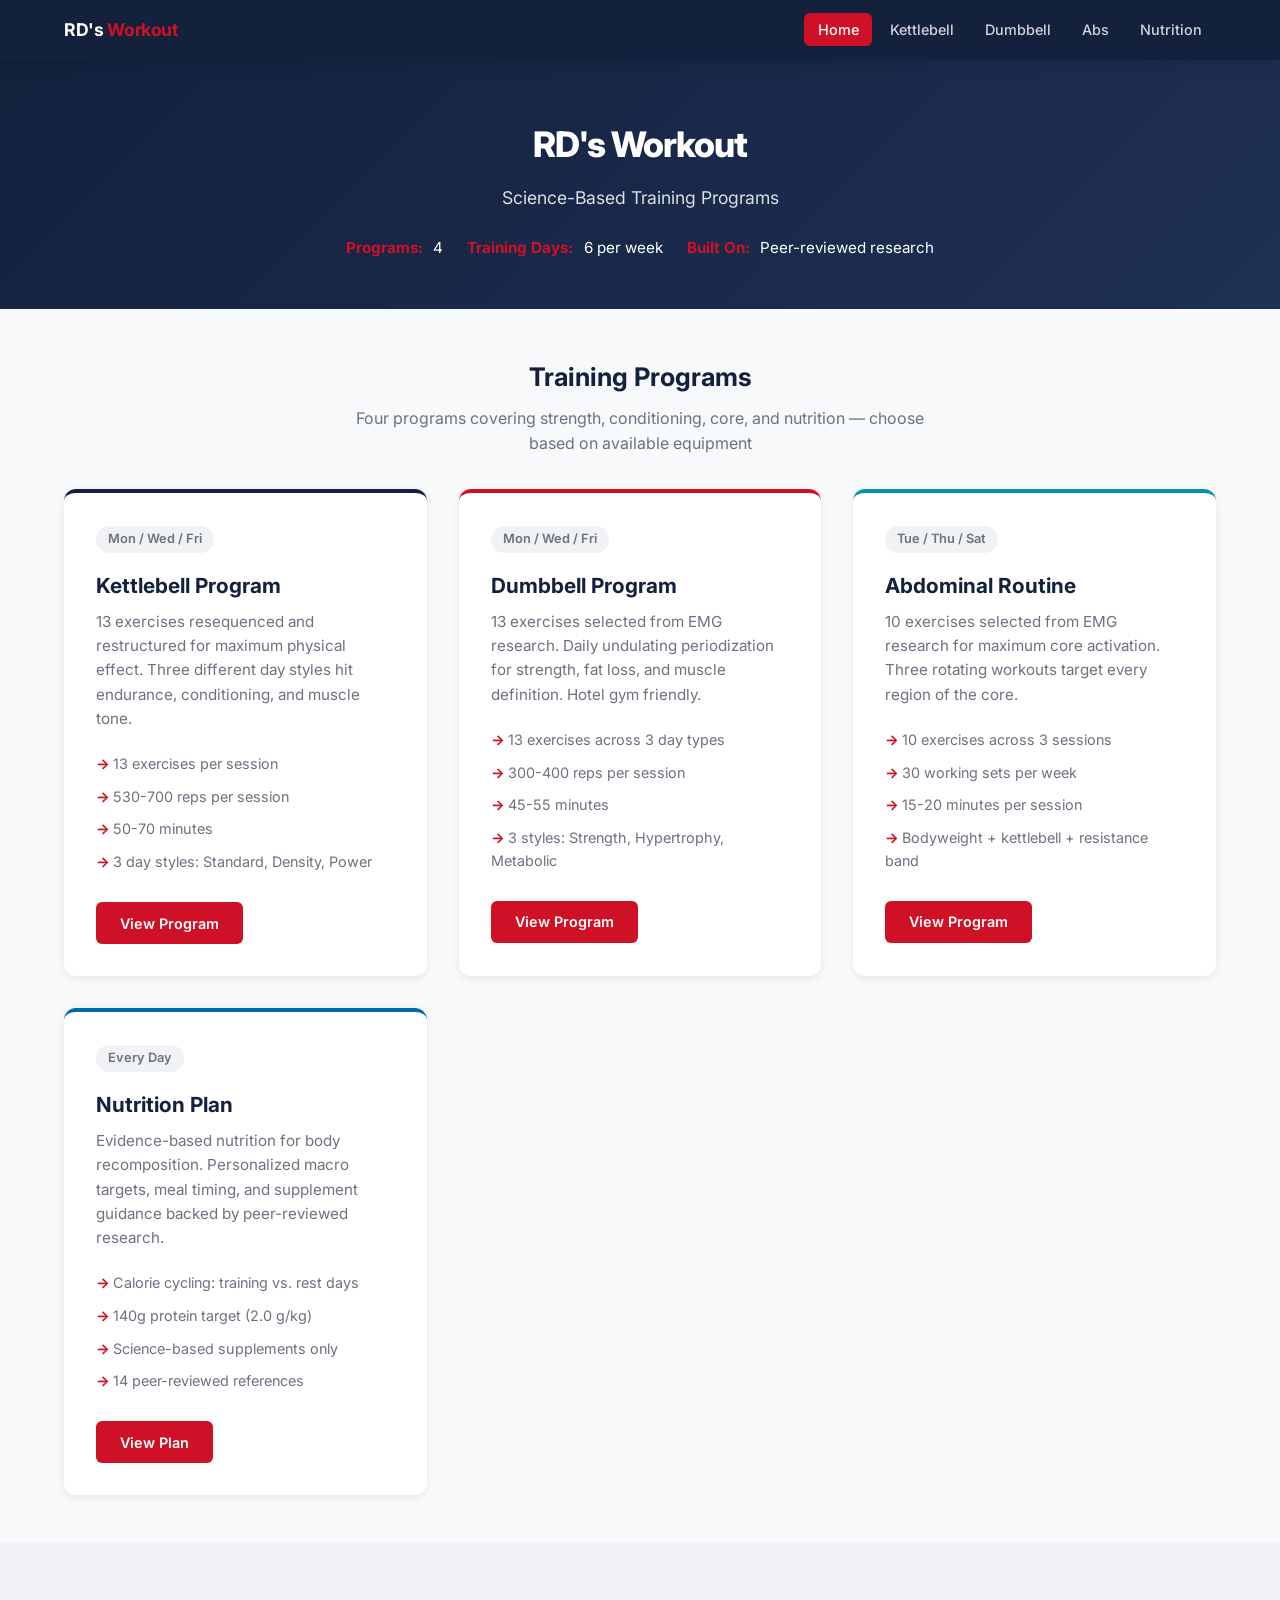
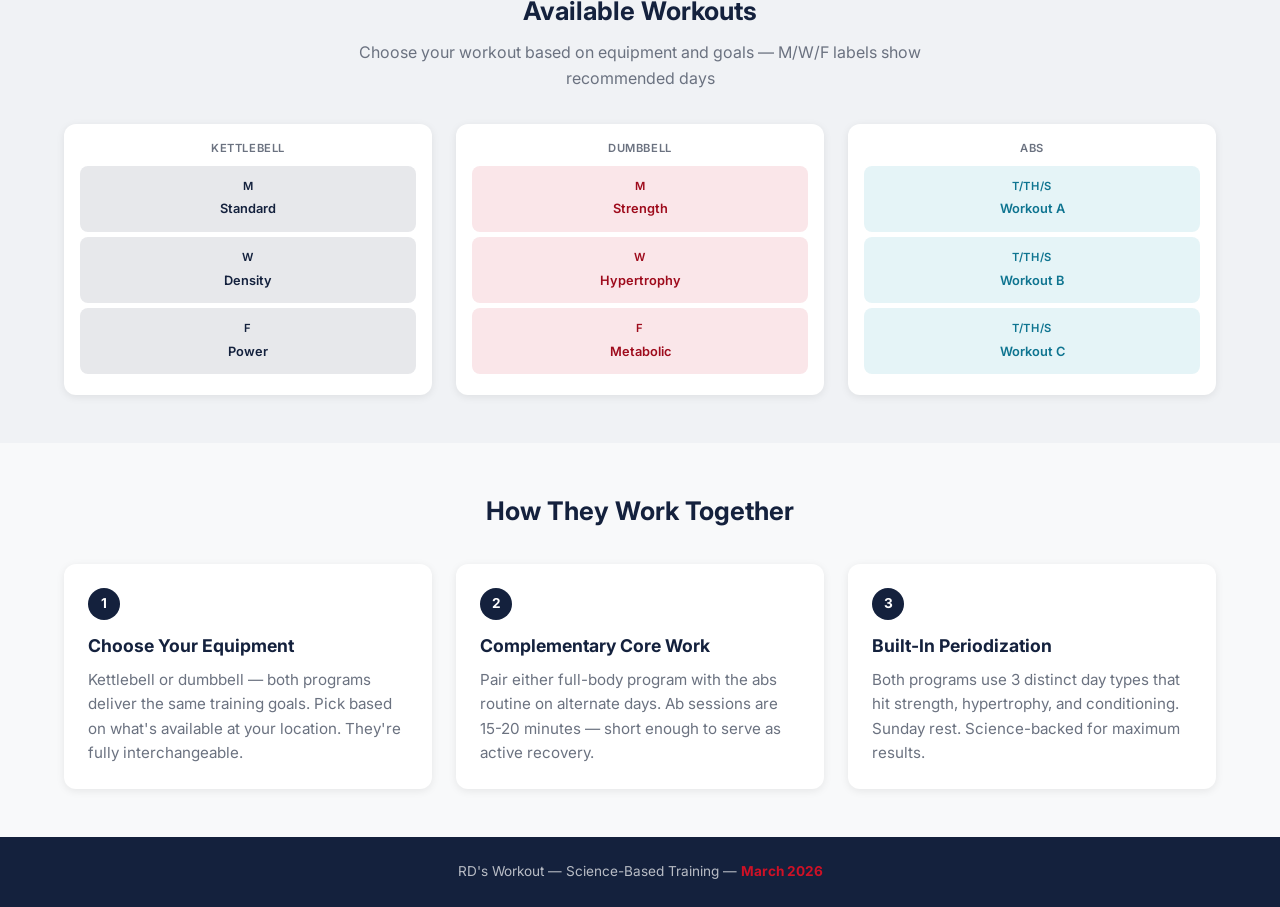
<file: index.html>
<!DOCTYPE html>
<html lang="en">
<head>
  <meta charset="UTF-8">
  <meta name="viewport" content="width=device-width, initial-scale=1.0">
  <title>RD's Workout</title>
  <link rel="preconnect" href="https://fonts.googleapis.com">
  <link href="https://fonts.googleapis.com/css2?family=Inter:wght@400;500;600;700;800&display=swap" rel="stylesheet">
  <link rel="stylesheet" href="css/style.css">
</head>
<body>

  <nav class="nav">
    <div class="nav-inner">
      <a href="index.html" class="nav-logo">RD's <span>Workout</span></a>
      <ul class="nav-links">
        <li><a href="index.html" class="active">Home</a></li>
        <li><a href="kettlebell.html">Kettlebell</a></li>
        <li><a href="dumbbell.html">Dumbbell</a></li>
        <li><a href="abs.html">Abs</a></li>
        <li><a href="nutrition.html">Nutrition</a></li>
      </ul>
      <button class="nav-toggle" aria-label="Toggle navigation" aria-expanded="false">
        <span></span><span></span><span></span>
      </button>
    </div>
  </nav>

  <main>
    <section class="hero">
      <div class="container">
        <h1>RD's Workout</h1>
        <p class="hero-subtitle">Science-Based Training Programs</p>
        <div class="hero-meta">
          <div class="hero-meta-item"><strong>Programs:</strong>&nbsp;4</div>
          <div class="hero-meta-item"><strong>Training Days:</strong>&nbsp;6 per week</div>
          <div class="hero-meta-item"><strong>Built On:</strong>&nbsp;Peer-reviewed research</div>
        </div>
      </div>
    </section>

    <!-- Programs -->
    <section class="section">
      <div class="container">
        <div class="section-header">
          <h2>Training Programs</h2>
          <p>Four programs covering strength, conditioning, core, and nutrition &mdash; choose based on available equipment</p>
        </div>

        <div class="program-grid" style="grid-template-columns: repeat(auto-fit, minmax(300px, 1fr));">
          <div class="program-card">
            <div class="program-schedule">Mon / Wed / Fri</div>
            <h3>Kettlebell Program</h3>
            <p>13 exercises resequenced and restructured for maximum physical effect. Three different day styles hit endurance, conditioning, and muscle tone.</p>
            <ul>
              <li>13 exercises per session</li>
              <li>530-700 reps per session</li>
              <li>50-70 minutes</li>
              <li>3 day styles: Standard, Density, Power</li>
            </ul>
            <a href="kettlebell.html" class="btn btn-primary">View Program</a>
          </div>

          <div class="program-card db-card">
            <div class="program-schedule">Mon / Wed / Fri</div>
            <h3>Dumbbell Program</h3>
            <p>13 exercises selected from EMG research. Daily undulating periodization for strength, fat loss, and muscle definition. Hotel gym friendly.</p>
            <ul>
              <li>13 exercises across 3 day types</li>
              <li>300-400 reps per session</li>
              <li>45-55 minutes</li>
              <li>3 styles: Strength, Hypertrophy, Metabolic</li>
            </ul>
            <a href="dumbbell.html" class="btn btn-primary">View Program</a>
          </div>

          <div class="program-card abs-card">
            <div class="program-schedule">Tue / Thu / Sat</div>
            <h3>Abdominal Routine</h3>
            <p>10 exercises selected from EMG research for maximum core activation. Three rotating workouts target every region of the core.</p>
            <ul>
              <li>10 exercises across 3 sessions</li>
              <li>30 working sets per week</li>
              <li>15-20 minutes per session</li>
              <li>Bodyweight + kettlebell + resistance band</li>
            </ul>
            <a href="abs.html" class="btn btn-primary">View Program</a>
          </div>

          <div class="program-card" style="border-top-color: #006BA6;">
            <div class="program-schedule">Every Day</div>
            <h3>Nutrition Plan</h3>
            <p>Evidence-based nutrition for body recomposition. Personalized macro targets, meal timing, and supplement guidance backed by peer-reviewed research.</p>
            <ul>
              <li>Calorie cycling: training vs. rest days</li>
              <li>140g protein target (2.0 g/kg)</li>
              <li>Science-based supplements only</li>
              <li>14 peer-reviewed references</li>
            </ul>
            <a href="nutrition.html" class="btn btn-primary">View Plan</a>
          </div>
        </div>
      </div>
    </section>

    <!-- Available Workouts -->
    <section class="section section-alt">
      <div class="container">
        <div class="section-header">
          <h2>Available Workouts</h2>
          <p>Choose your workout based on equipment and goals &mdash; M/W/F labels show recommended days</p>
        </div>

        <div class="card-grid" style="grid-template-columns: repeat(auto-fit, minmax(220px, 1fr));">
          <div class="card" style="text-align:center; padding:1rem;">
            <div style="font-size:0.7rem; text-transform:uppercase; letter-spacing:0.05em; color:var(--gray-600); font-weight:600; margin-bottom:0.5rem;">Kettlebell</div>
            <div class="week-day kb" style="margin:0.3rem 0;"><span class="week-day-name">M</span>Standard</div>
            <div class="week-day kb" style="margin:0.3rem 0;"><span class="week-day-name">W</span>Density</div>
            <div class="week-day kb" style="margin:0.3rem 0;"><span class="week-day-name">F</span>Power</div>
          </div>
          <div class="card" style="text-align:center; padding:1rem;">
            <div style="font-size:0.7rem; text-transform:uppercase; letter-spacing:0.05em; color:var(--gray-600); font-weight:600; margin-bottom:0.5rem;">Dumbbell</div>
            <div class="week-day db" style="margin:0.3rem 0;"><span class="week-day-name">M</span>Strength</div>
            <div class="week-day db" style="margin:0.3rem 0;"><span class="week-day-name">W</span>Hypertrophy</div>
            <div class="week-day db" style="margin:0.3rem 0;"><span class="week-day-name">F</span>Metabolic</div>
          </div>
          <div class="card" style="text-align:center; padding:1rem;">
            <div style="font-size:0.7rem; text-transform:uppercase; letter-spacing:0.05em; color:var(--gray-600); font-weight:600; margin-bottom:0.5rem;">Abs</div>
            <div class="week-day abs-day" style="margin:0.3rem 0;"><span class="week-day-name">T/Th/S</span>Workout A</div>
            <div class="week-day abs-day" style="margin:0.3rem 0;"><span class="week-day-name">T/Th/S</span>Workout B</div>
            <div class="week-day abs-day" style="margin:0.3rem 0;"><span class="week-day-name">T/Th/S</span>Workout C</div>
          </div>
        </div>
      </div>
    </section>

    <!-- How They Work Together -->
    <section class="section">
      <div class="container">
        <div class="section-header">
          <h2>How They Work Together</h2>
        </div>
        <div class="card-grid">
          <div class="card">
            <div class="card-number">1</div>
            <h3>Choose Your Equipment</h3>
            <p>Kettlebell or dumbbell &mdash; both programs deliver the same training goals. Pick based on what's available at your location. They're fully interchangeable.</p>
          </div>
          <div class="card">
            <div class="card-number">2</div>
            <h3>Complementary Core Work</h3>
            <p>Pair either full-body program with the abs routine on alternate days. Ab sessions are 15-20 minutes &mdash; short enough to serve as active recovery.</p>
          </div>
          <div class="card">
            <div class="card-number">3</div>
            <h3>Built-In Periodization</h3>
            <p>Both programs use 3 distinct day types that hit strength, hypertrophy, and conditioning. Sunday rest. Science-backed for maximum results.</p>
          </div>
        </div>
      </div>
    </section>
  </main>

  <footer>
    <p>RD's Workout &mdash; Science-Based Training &mdash; <strong>March 2026</strong></p>
  </footer>

  <script src="js/main.js"></script>
</body>
</html>
</file>
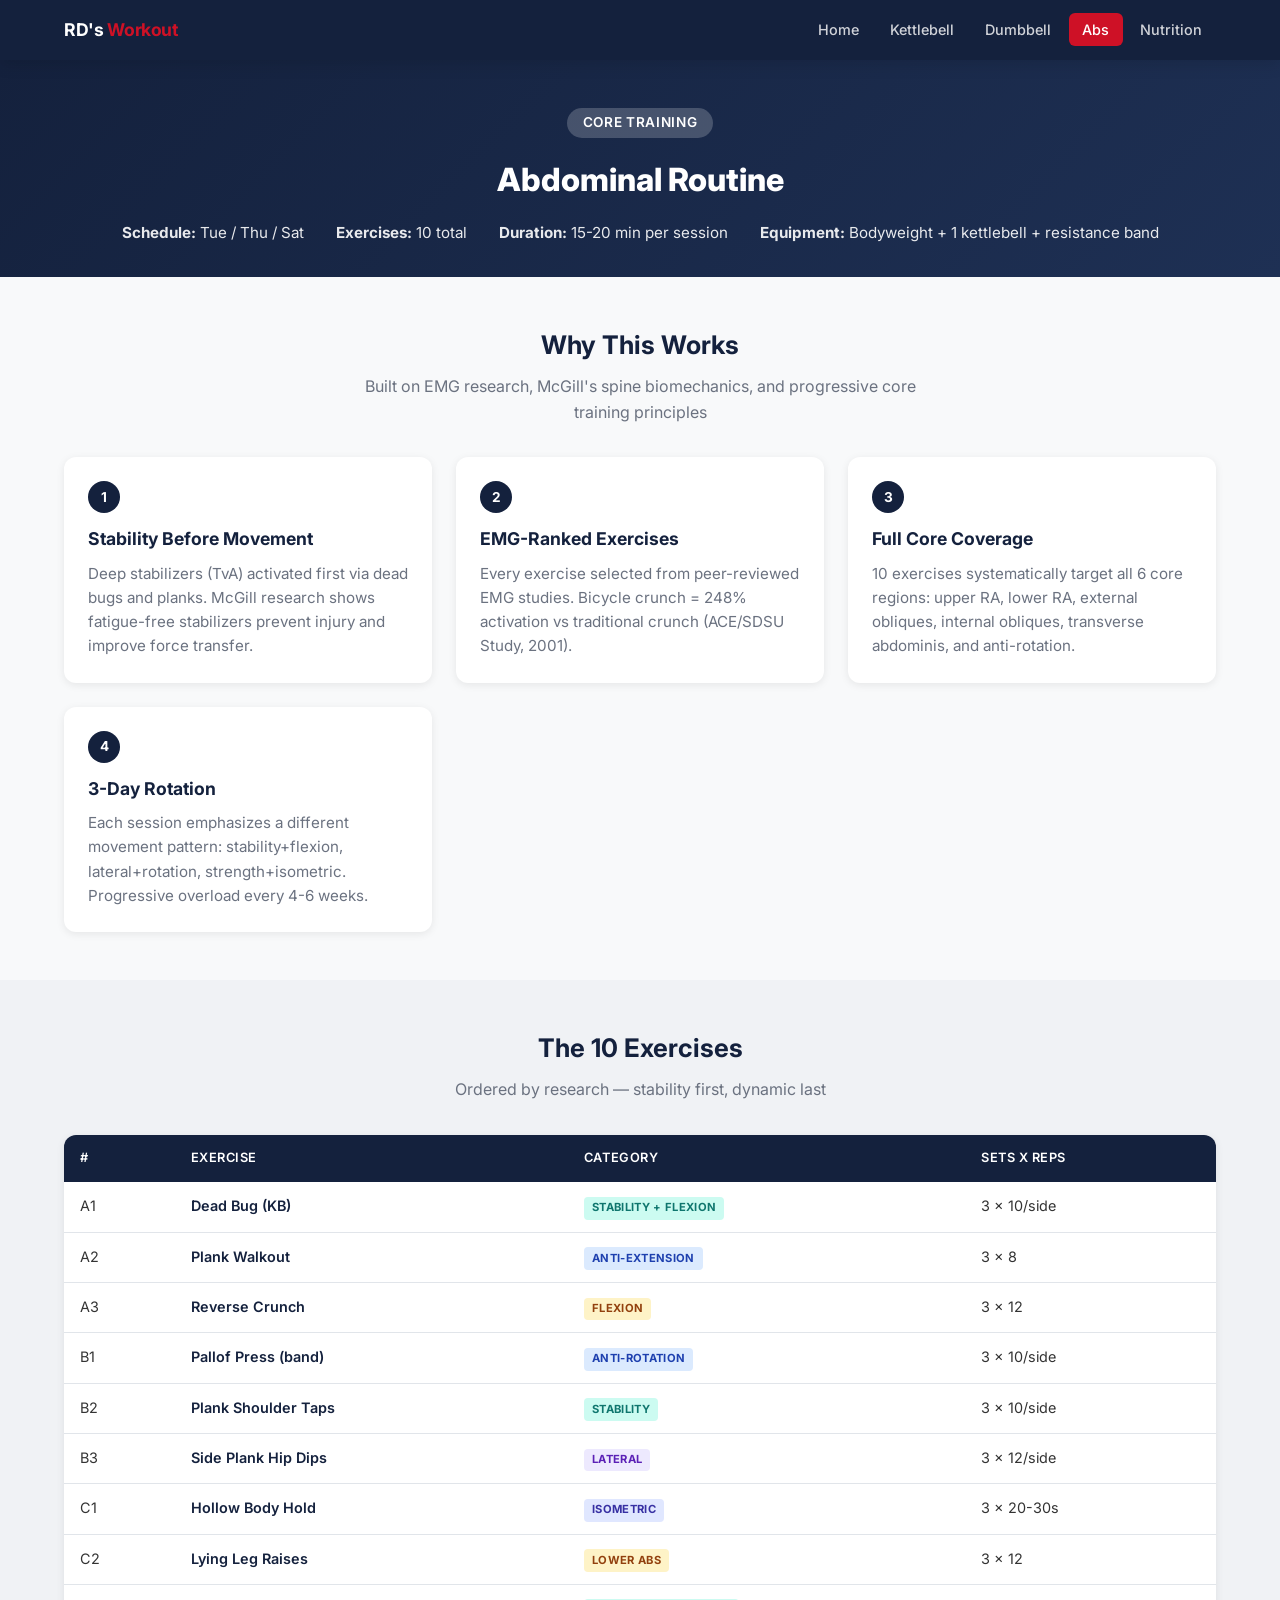
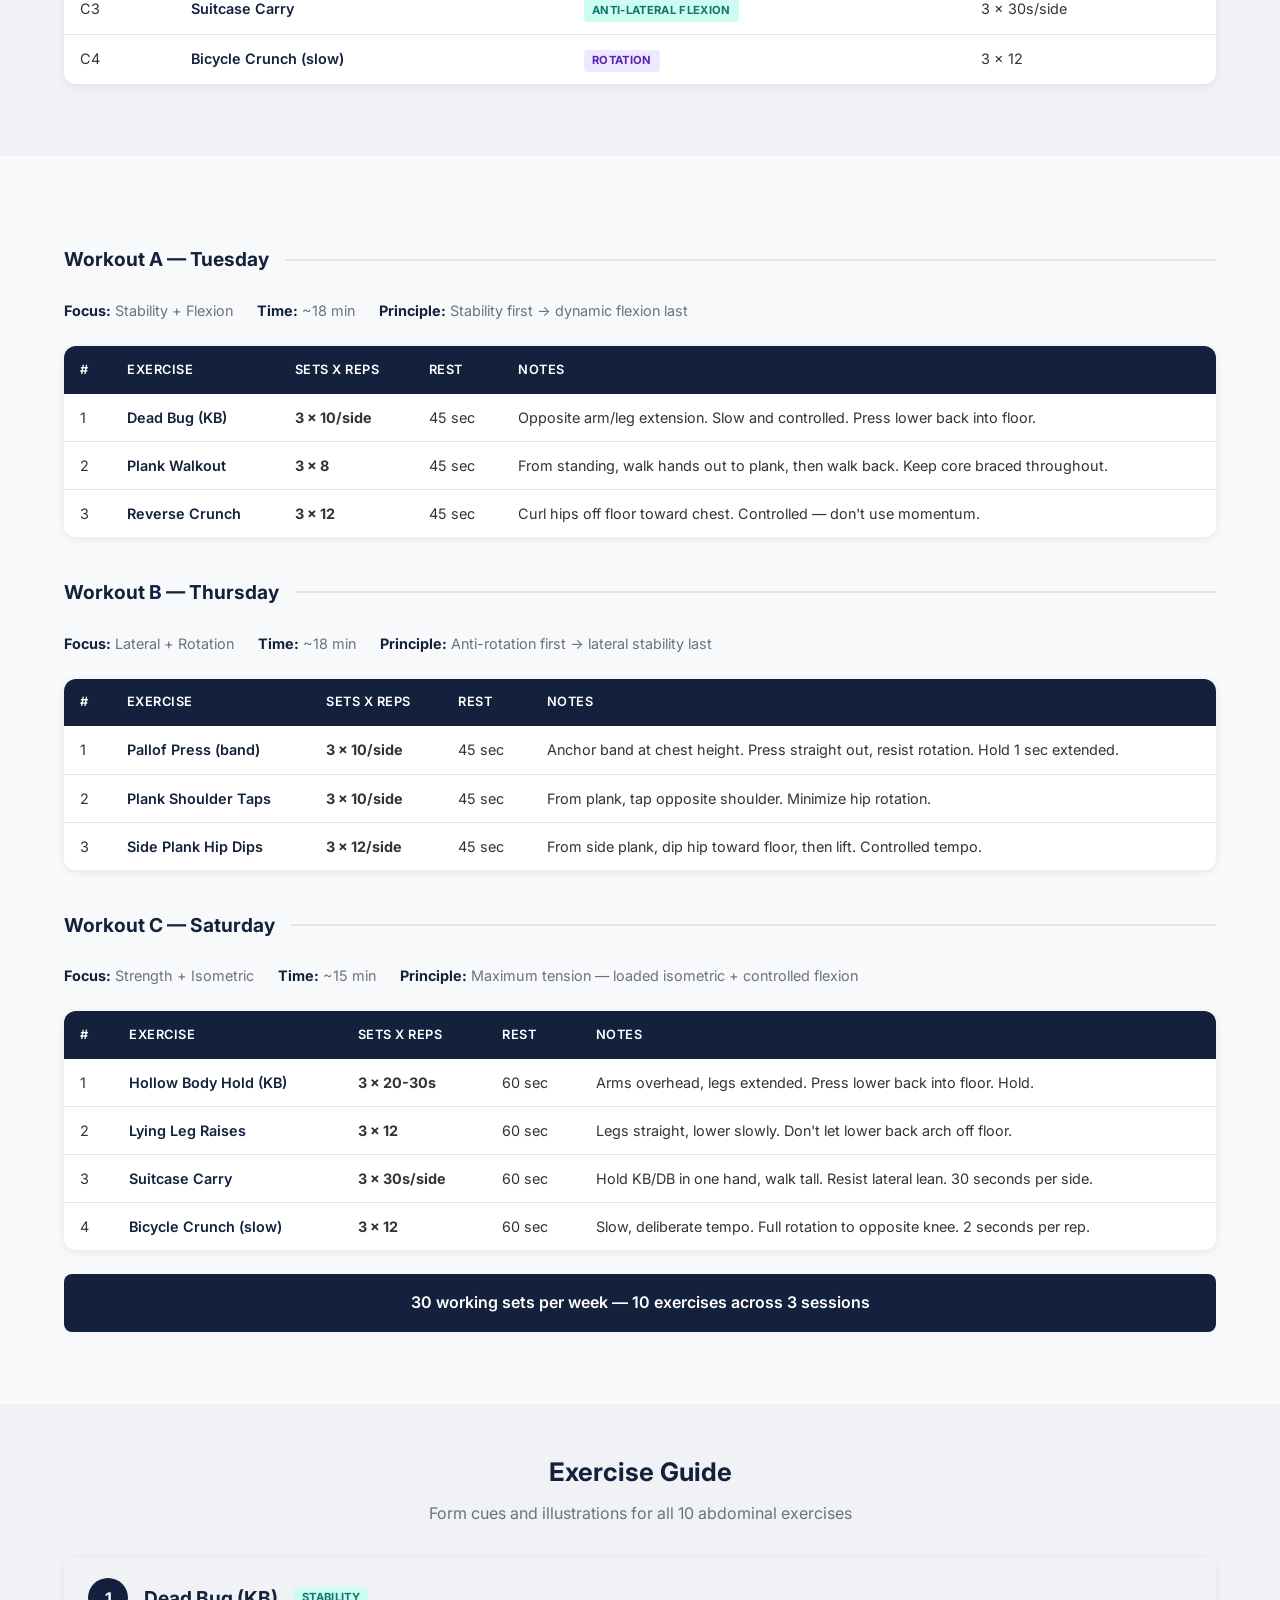
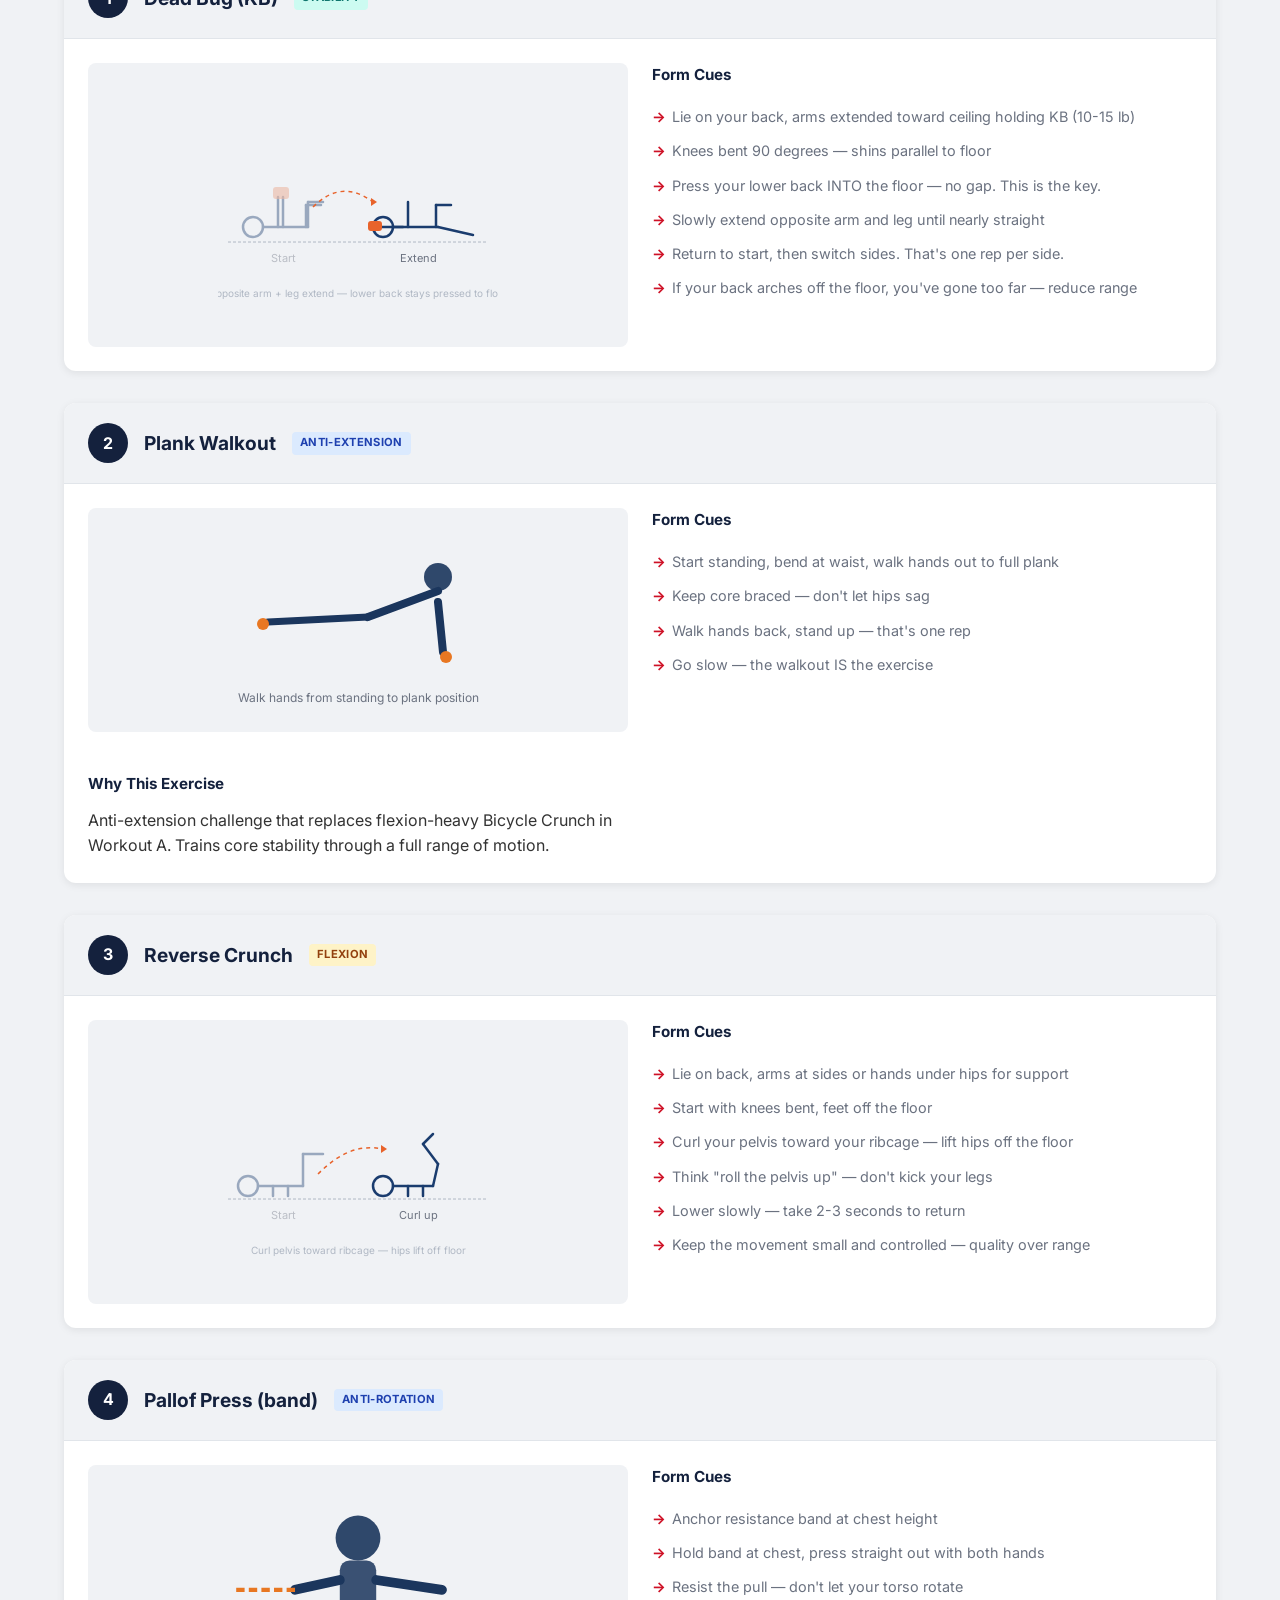
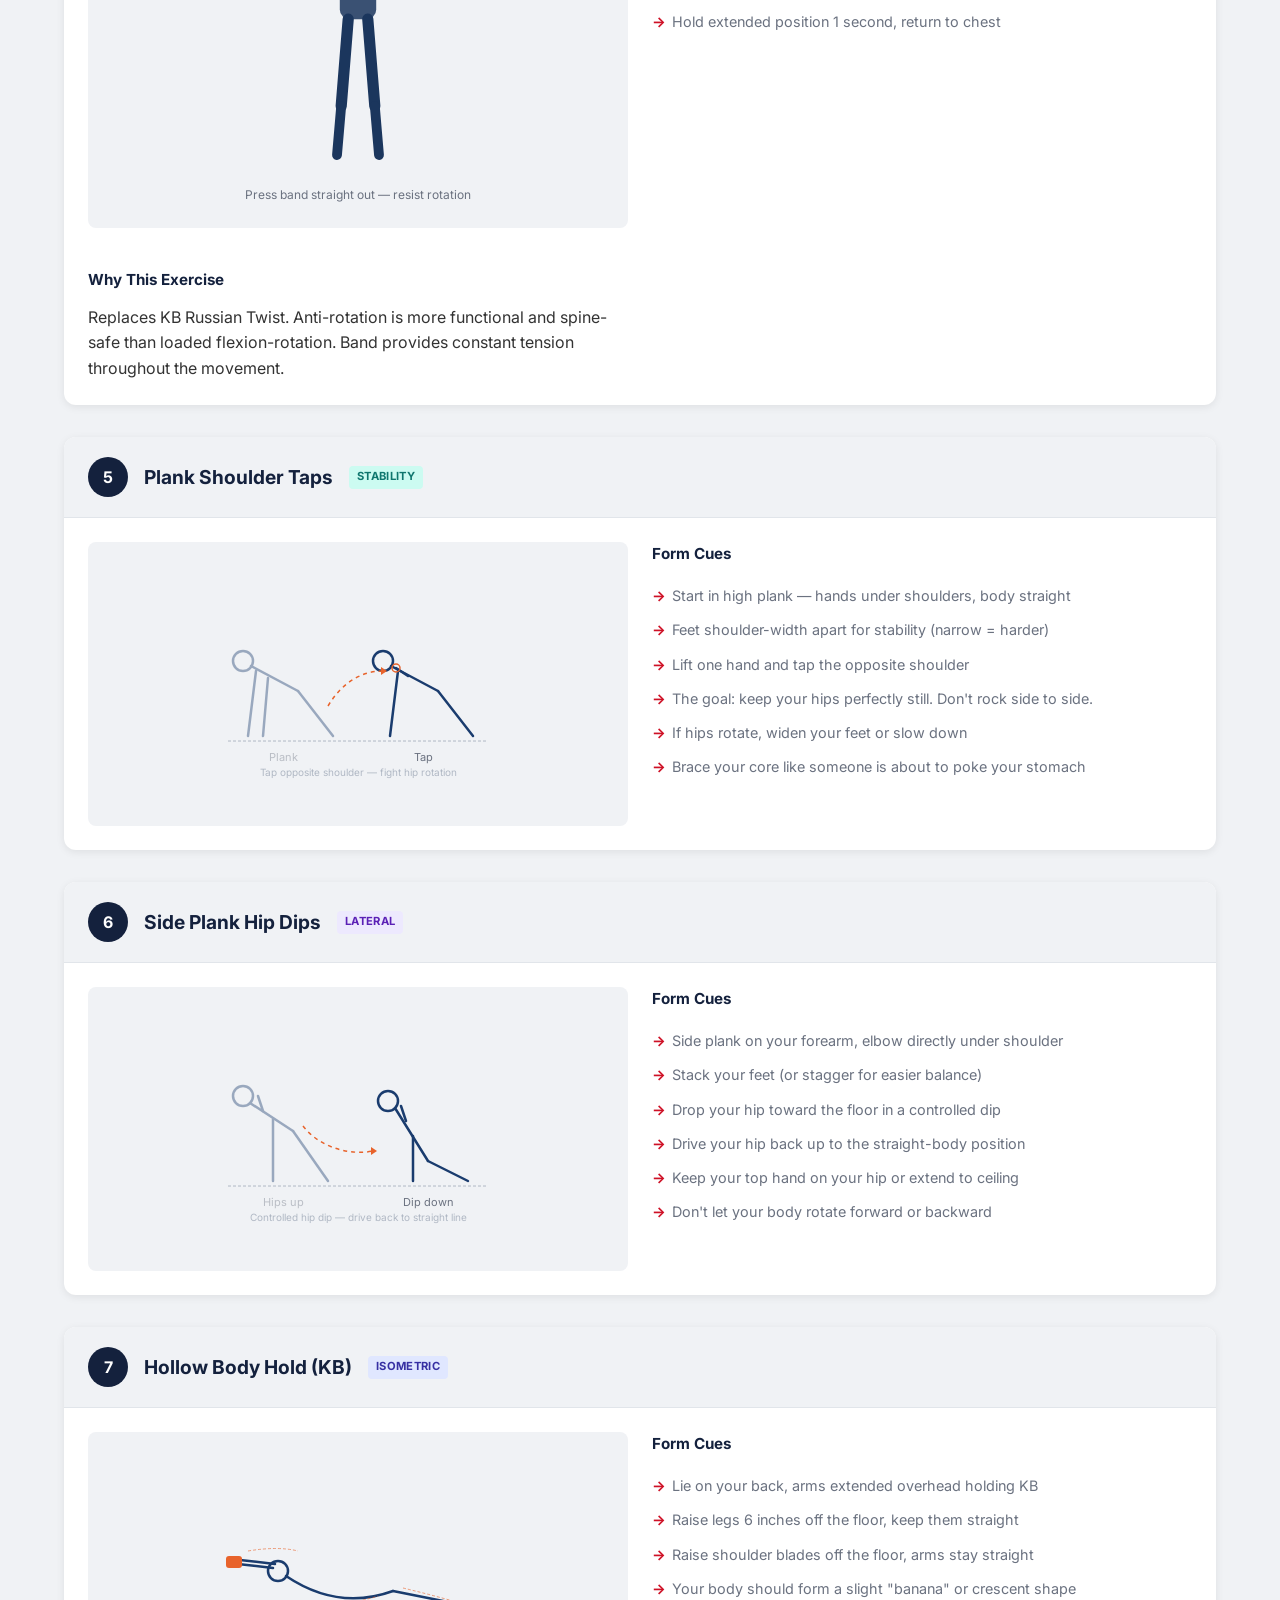
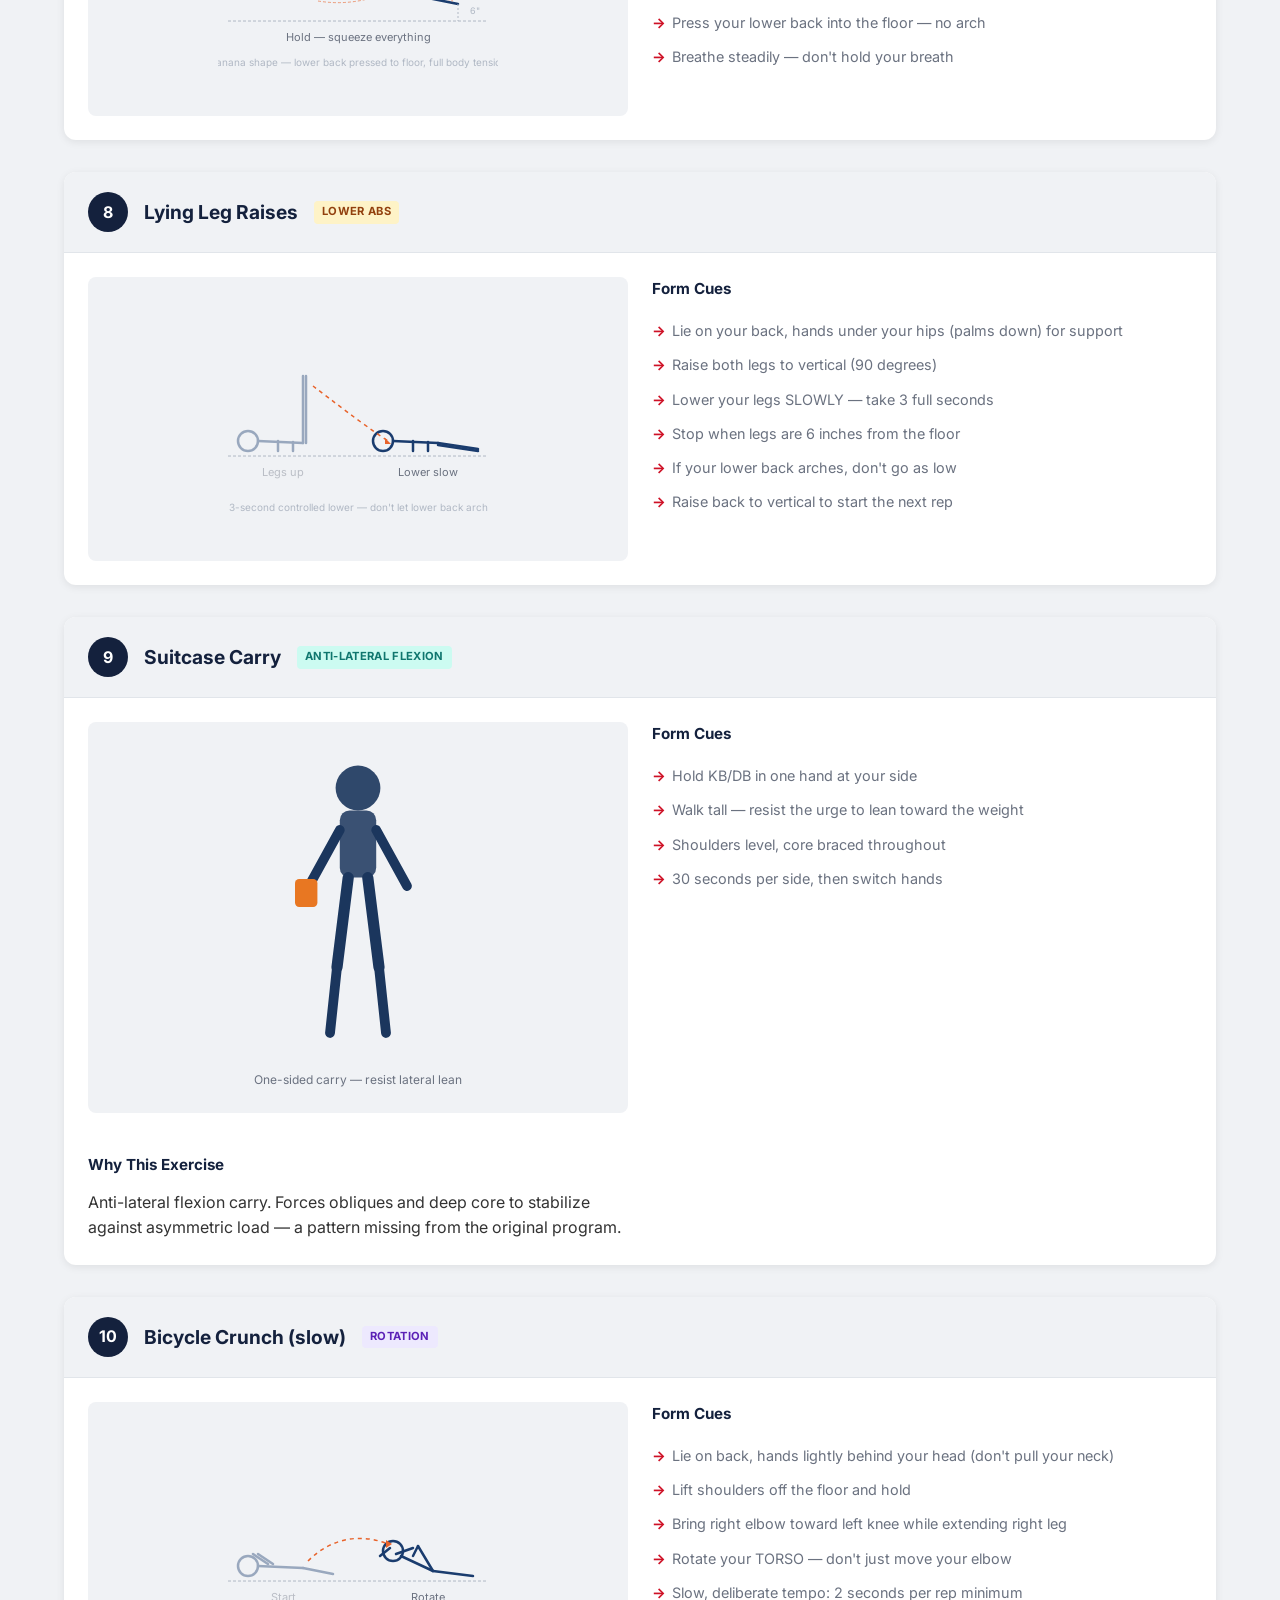
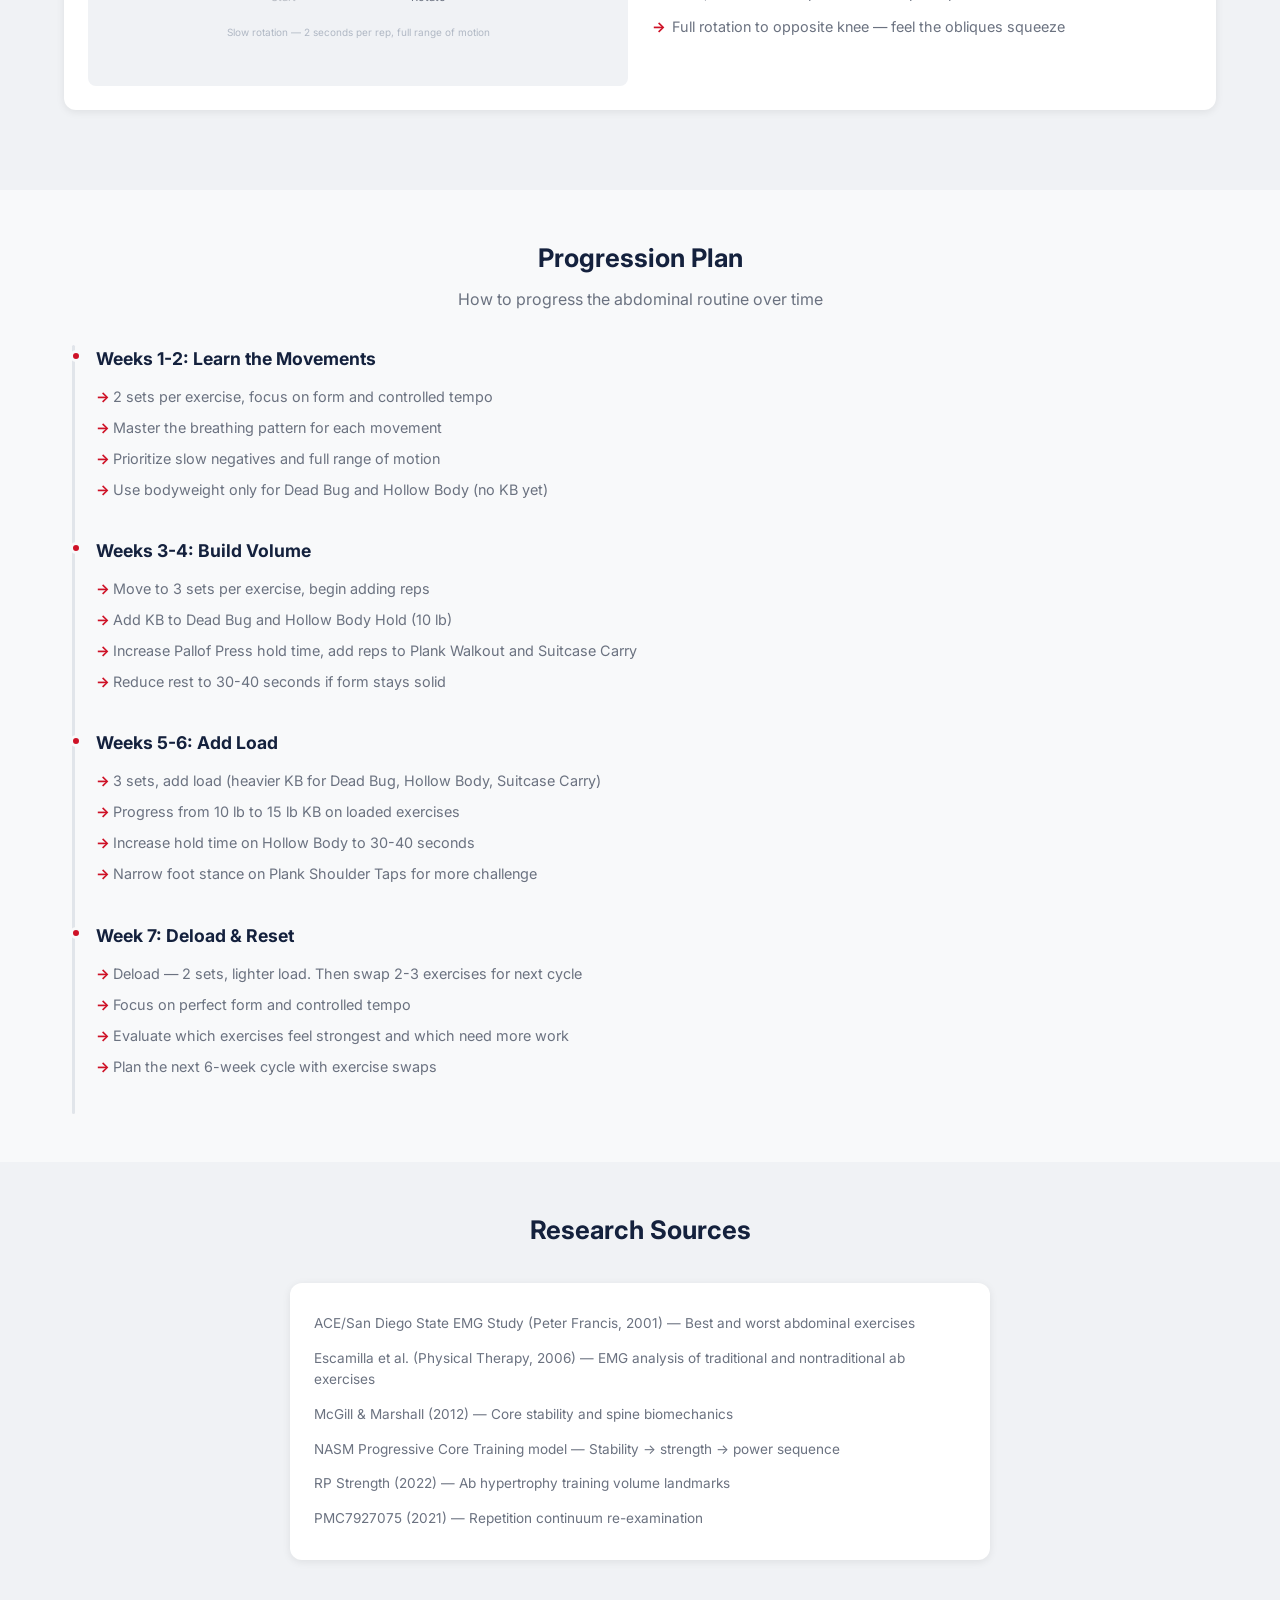
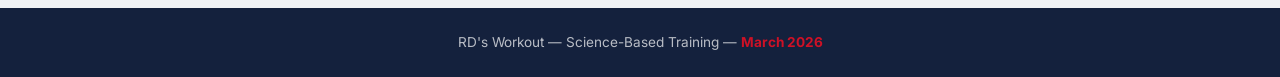
<file: abs.html>
<!DOCTYPE html>
<html lang="en">
<head>
  <meta charset="UTF-8">
  <meta name="viewport" content="width=device-width, initial-scale=1.0">
  <title>Ab Routine | RD's Workout</title>
  <link rel="preconnect" href="https://fonts.googleapis.com">
  <link href="https://fonts.googleapis.com/css2?family=Inter:wght@400;500;600;700;800&display=swap" rel="stylesheet">
  <link rel="stylesheet" href="css/style.css">
  <style>
    /* SVG exercise illustrations */
    .exercise-illust {
      background: var(--gray-50);
      border-radius: var(--radius);
      padding: 1.5rem;
      display: flex;
      flex-direction: column;
      align-items: center;
      justify-content: center;
      min-height: 200px;
    }
    .exercise-illust svg {
      max-width: 280px;
      height: auto;
      margin-bottom: 1rem;
    }
    .exercise-illust .illust-label {
      font-size: 0.75rem;
      color: var(--gray-600);
      text-align: center;
    }
  </style>
</head>
<body>

  <!-- Navigation -->
  <nav class="nav">
    <div class="nav-inner">
      <a href="index.html" class="nav-logo">RD's <span>Workout</span></a>
      <ul class="nav-links">
        <li><a href="index.html">Home</a></li>
        <li><a href="kettlebell.html">Kettlebell</a></li>
        <li><a href="dumbbell.html">Dumbbell</a></li>
        <li><a href="abs.html" class="active">Abs</a></li>
        <li><a href="nutrition.html">Nutrition</a></li>
      </ul>
      <button class="nav-toggle" aria-label="Toggle navigation" aria-expanded="false">
        <span></span><span></span><span></span>
      </button>
    </div>
  </nav>

  <main>
    <!-- Hero -->
    <section class="day-hero abs">
      <div class="container">
        <div class="day-tag">Core Training</div>
        <h1>Abdominal Routine</h1>
        <div class="day-info">
          <div class="day-info-item"><strong>Schedule:</strong> Tue / Thu / Sat</div>
          <div class="day-info-item"><strong>Exercises:</strong> 10 total</div>
          <div class="day-info-item"><strong>Duration:</strong> 15-20 min per session</div>
          <div class="day-info-item"><strong>Equipment:</strong> Bodyweight + 1 kettlebell + resistance band</div>
        </div>
      </div>
    </section>

    <!-- Why This Works -->
    <section class="section">
      <div class="container">
        <div class="section-header">
          <h2>Why This Works</h2>
          <p>Built on EMG research, McGill's spine biomechanics, and progressive core training principles</p>
        </div>
        <div class="card-grid">
          <div class="card">
            <div class="card-number">1</div>
            <h3>Stability Before Movement</h3>
            <p>Deep stabilizers (TvA) activated first via dead bugs and planks. McGill research shows fatigue-free stabilizers prevent injury and improve force transfer.</p>
          </div>
          <div class="card">
            <div class="card-number">2</div>
            <h3>EMG-Ranked Exercises</h3>
            <p>Every exercise selected from peer-reviewed EMG studies. Bicycle crunch = 248% activation vs traditional crunch (ACE/SDSU Study, 2001).</p>
          </div>
          <div class="card">
            <div class="card-number">3</div>
            <h3>Full Core Coverage</h3>
            <p>10 exercises systematically target all 6 core regions: upper RA, lower RA, external obliques, internal obliques, transverse abdominis, and anti-rotation.</p>
          </div>
          <div class="card">
            <div class="card-number">4</div>
            <h3>3-Day Rotation</h3>
            <p>Each session emphasizes a different movement pattern: stability+flexion, lateral+rotation, strength+isometric. Progressive overload every 4-6 weeks.</p>
          </div>
        </div>
      </div>
    </section>

    <!-- The 10 Exercises -->
    <section class="section section-alt">
      <div class="container">
        <div class="section-header">
          <h2>The 10 Exercises</h2>
          <p>Ordered by research &mdash; stability first, dynamic last</p>
        </div>
        <div class="table-wrap">
          <table>
            <thead>
              <tr>
                <th>#</th>
                <th>Exercise</th>
                <th>Category</th>
                <th>Sets x Reps</th>
              </tr>
            </thead>
            <tbody>
              <tr>
                <td>A1</td>
                <td class="exercise-name">Dead Bug (KB)</td>
                <td><span class="phase-badge phase-stability">Stability + Flexion</span></td>
                <td>3 &times; 10/side</td>
              </tr>
              <tr>
                <td>A2</td>
                <td class="exercise-name">Plank Walkout</td>
                <td><span class="phase-badge phase-anti-rotation">Anti-Extension</span></td>
                <td>3 &times; 8</td>
              </tr>
              <tr>
                <td>A3</td>
                <td class="exercise-name">Reverse Crunch</td>
                <td><span class="phase-badge phase-flexion">Flexion</span></td>
                <td>3 &times; 12</td>
              </tr>
              <tr>
                <td>B1</td>
                <td class="exercise-name">Pallof Press (band)</td>
                <td><span class="phase-badge phase-anti-rotation">Anti-Rotation</span></td>
                <td>3 &times; 10/side</td>
              </tr>
              <tr>
                <td>B2</td>
                <td class="exercise-name">Plank Shoulder Taps</td>
                <td><span class="phase-badge phase-stability">Stability</span></td>
                <td>3 &times; 10/side</td>
              </tr>
              <tr>
                <td>B3</td>
                <td class="exercise-name">Side Plank Hip Dips</td>
                <td><span class="phase-badge phase-rotation">Lateral</span></td>
                <td>3 &times; 12/side</td>
              </tr>
              <tr>
                <td>C1</td>
                <td class="exercise-name">Hollow Body Hold</td>
                <td><span class="phase-badge phase-isometric">Isometric</span></td>
                <td>3 &times; 20-30s</td>
              </tr>
              <tr>
                <td>C2</td>
                <td class="exercise-name">Lying Leg Raises</td>
                <td><span class="phase-badge phase-flexion">Lower Abs</span></td>
                <td>3 &times; 12</td>
              </tr>
              <tr>
                <td>C3</td>
                <td class="exercise-name">Suitcase Carry</td>
                <td><span class="phase-badge phase-stability">Anti-Lateral Flexion</span></td>
                <td>3 &times; 30s/side</td>
              </tr>
              <tr>
                <td>C4</td>
                <td class="exercise-name">Bicycle Crunch (slow)</td>
                <td><span class="phase-badge phase-rotation">Rotation</span></td>
                <td>3 &times; 12</td>
              </tr>
            </tbody>
          </table>
        </div>
      </div>
    </section>

    <!-- Workout A -->
    <section class="section">
      <div class="container">
        <div class="workout-divider"><h3>Workout A &mdash; Tuesday</h3></div>
        <div class="workout-meta">
          <div><strong>Focus:</strong> Stability + Flexion</div>
          <div><strong>Time:</strong> ~18 min</div>
          <div><strong>Principle:</strong> Stability first &rarr; dynamic flexion last</div>
        </div>
        <div class="table-wrap">
          <table>
            <thead>
              <tr>
                <th>#</th>
                <th>Exercise</th>
                <th>Sets x Reps</th>
                <th>Rest</th>
                <th>Notes</th>
              </tr>
            </thead>
            <tbody>
              <tr>
                <td>1</td>
                <td class="exercise-name">Dead Bug (KB)</td>
                <td><strong>3 x 10/side</strong></td>
                <td>45 sec</td>
                <td>Opposite arm/leg extension. Slow and controlled. Press lower back into floor.</td>
              </tr>
              <tr>
                <td>2</td>
                <td class="exercise-name">Plank Walkout</td>
                <td><strong>3 x 8</strong></td>
                <td>45 sec</td>
                <td>From standing, walk hands out to plank, then walk back. Keep core braced throughout.</td>
              </tr>
              <tr>
                <td>3</td>
                <td class="exercise-name">Reverse Crunch</td>
                <td><strong>3 x 12</strong></td>
                <td>45 sec</td>
                <td>Curl hips off floor toward chest. Controlled &mdash; don't use momentum.</td>
              </tr>
            </tbody>
          </table>
        </div>

        <!-- Workout B -->
        <div class="workout-divider"><h3>Workout B &mdash; Thursday</h3></div>
        <div class="workout-meta">
          <div><strong>Focus:</strong> Lateral + Rotation</div>
          <div><strong>Time:</strong> ~18 min</div>
          <div><strong>Principle:</strong> Anti-rotation first &rarr; lateral stability last</div>
        </div>
        <div class="table-wrap">
          <table>
            <thead>
              <tr>
                <th>#</th>
                <th>Exercise</th>
                <th>Sets x Reps</th>
                <th>Rest</th>
                <th>Notes</th>
              </tr>
            </thead>
            <tbody>
              <tr>
                <td>1</td>
                <td class="exercise-name">Pallof Press (band)</td>
                <td><strong>3 x 10/side</strong></td>
                <td>45 sec</td>
                <td>Anchor band at chest height. Press straight out, resist rotation. Hold 1 sec extended.</td>
              </tr>
              <tr>
                <td>2</td>
                <td class="exercise-name">Plank Shoulder Taps</td>
                <td><strong>3 x 10/side</strong></td>
                <td>45 sec</td>
                <td>From plank, tap opposite shoulder. Minimize hip rotation.</td>
              </tr>
              <tr>
                <td>3</td>
                <td class="exercise-name">Side Plank Hip Dips</td>
                <td><strong>3 x 12/side</strong></td>
                <td>45 sec</td>
                <td>From side plank, dip hip toward floor, then lift. Controlled tempo.</td>
              </tr>
            </tbody>
          </table>
        </div>

        <!-- Workout C -->
        <div class="workout-divider"><h3>Workout C &mdash; Saturday</h3></div>
        <div class="workout-meta">
          <div><strong>Focus:</strong> Strength + Isometric</div>
          <div><strong>Time:</strong> ~15 min</div>
          <div><strong>Principle:</strong> Maximum tension &mdash; loaded isometric + controlled flexion</div>
        </div>
        <div class="table-wrap">
          <table>
            <thead>
              <tr>
                <th>#</th>
                <th>Exercise</th>
                <th>Sets x Reps</th>
                <th>Rest</th>
                <th>Notes</th>
              </tr>
            </thead>
            <tbody>
              <tr>
                <td>1</td>
                <td class="exercise-name">Hollow Body Hold (KB)</td>
                <td><strong>3 x 20-30s</strong></td>
                <td>60 sec</td>
                <td>Arms overhead, legs extended. Press lower back into floor. Hold.</td>
              </tr>
              <tr>
                <td>2</td>
                <td class="exercise-name">Lying Leg Raises</td>
                <td><strong>3 x 12</strong></td>
                <td>60 sec</td>
                <td>Legs straight, lower slowly. Don't let lower back arch off floor.</td>
              </tr>
              <tr>
                <td>3</td>
                <td class="exercise-name">Suitcase Carry</td>
                <td><strong>3 x 30s/side</strong></td>
                <td>60 sec</td>
                <td>Hold KB/DB in one hand, walk tall. Resist lateral lean. 30 seconds per side.</td>
              </tr>
              <tr>
                <td>4</td>
                <td class="exercise-name">Bicycle Crunch (slow)</td>
                <td><strong>3 x 12</strong></td>
                <td>60 sec</td>
                <td>Slow, deliberate tempo. Full rotation to opposite knee. 2 seconds per rep.</td>
              </tr>
            </tbody>
          </table>
        </div>

        <div class="total-reps">30 working sets per week &mdash; 10 exercises across 3 sessions</div>
      </div>
    </section>

    <!-- Exercise Cards -->
    <section class="section section-alt">
      <div class="container">
        <div class="section-header">
          <h2>Exercise Guide</h2>
          <p>Form cues and illustrations for all 10 abdominal exercises</p>
        </div>

        <!-- 1. Dead Bug -->
        <div class="exercise-card" id="dead-bug">
          <div class="exercise-card-header">
            <div class="exercise-card-num">1</div>
            <h3>Dead Bug (KB)</h3>
            <span class="phase-badge phase-stability">Stability</span>
          </div>
          <div class="exercise-card-body">
            <div class="exercise-illust">
              <svg viewBox="0 0 280 220" xmlns="http://www.w3.org/2000/svg">
                <!-- Floor line -->
                <line x1="10" y1="155" x2="270" y2="155" stroke="#b0b8c4" stroke-width="1" stroke-dasharray="3 2"/>
                <!-- Start: lying on back, knees bent 90, arms up holding KB -->
                <g opacity="0.4">
                  <!-- Head -->
                  <circle cx="35" cy="140" r="10" fill="none" stroke="#1a3c6e" stroke-width="2.5"/>
                  <!-- Torso (horizontal) -->
                  <line x1="45" y1="140" x2="90" y2="140" stroke="#1a3c6e" stroke-width="2.5" stroke-linecap="round"/>
                  <!-- Left leg: thigh up, shin forward (90 deg knee) -->
                  <line x1="90" y1="140" x2="90" y2="115" stroke="#1a3c6e" stroke-width="2.5" stroke-linecap="round"/>
                  <line x1="90" y1="115" x2="105" y2="115" stroke="#1a3c6e" stroke-width="2.5" stroke-linecap="round"/>
                  <!-- Right leg: same -->
                  <line x1="88" y1="140" x2="88" y2="118" stroke="#1a3c6e" stroke-width="2.5" stroke-linecap="round"/>
                  <line x1="88" y1="118" x2="103" y2="118" stroke="#1a3c6e" stroke-width="2.5" stroke-linecap="round"/>
                  <!-- Arms straight up holding KB -->
                  <line x1="60" y1="140" x2="60" y2="110" stroke="#1a3c6e" stroke-width="2.5" stroke-linecap="round"/>
                  <line x1="65" y1="140" x2="65" y2="110" stroke="#1a3c6e" stroke-width="2.5" stroke-linecap="round"/>
                  <rect x="55" y="100" width="16" height="12" rx="3" fill="#e8632b" opacity="0.6"/>
                  <text x="65" y="175" text-anchor="middle" font-size="11" fill="#6b7280">Start</text>
                </g>
                <!-- End: opposite arm/leg extended -->
                <g>
                  <!-- Head -->
                  <circle cx="165" cy="140" r="10" fill="none" stroke="#1a3c6e" stroke-width="2.5"/>
                  <!-- Torso (horizontal) -->
                  <line x1="175" y1="140" x2="220" y2="140" stroke="#1a3c6e" stroke-width="2.5" stroke-linecap="round"/>
                  <!-- Left leg: extended straight (lowered) -->
                  <line x1="220" y1="140" x2="255" y2="148" stroke="#1a3c6e" stroke-width="2.5" stroke-linecap="round"/>
                  <!-- Right leg: still bent 90 -->
                  <line x1="218" y1="140" x2="218" y2="118" stroke="#1a3c6e" stroke-width="2.5" stroke-linecap="round"/>
                  <line x1="218" y1="118" x2="233" y2="118" stroke="#1a3c6e" stroke-width="2.5" stroke-linecap="round"/>
                  <!-- Right arm: extended overhead with KB -->
                  <line x1="185" y1="140" x2="160" y2="140" stroke="#1a3c6e" stroke-width="2.5" stroke-linecap="round"/>
                  <!-- Left arm: still up -->
                  <line x1="190" y1="140" x2="190" y2="115" stroke="#1a3c6e" stroke-width="2.5" stroke-linecap="round"/>
                  <!-- KB in extended hand -->
                  <rect x="150" y="134" width="14" height="10" rx="3" fill="#e8632b"/>
                  <text x="200" y="175" text-anchor="middle" font-size="11" fill="#6b7280">Extend</text>
                </g>
                <!-- Movement arrow -->
                <path d="M 95 120 C 115 100 135 100 155 115" fill="none" stroke="#e8632b" stroke-width="1.5" stroke-dasharray="4"/>
                <polygon points="153,111 159,115 153,119" fill="#e8632b"/>
                <text x="140" y="210" text-anchor="middle" font-size="10" fill="#b0b8c4">Opposite arm + leg extend &mdash; lower back stays pressed to floor</text>
              </svg>
            </div>
            <div class="form-cues">
              <h4>Form Cues</h4>
              <ul>
                <li>Lie on your back, arms extended toward ceiling holding KB (10-15 lb)</li>
                <li>Knees bent 90 degrees &mdash; shins parallel to floor</li>
                <li>Press your lower back INTO the floor &mdash; no gap. This is the key.</li>
                <li>Slowly extend opposite arm and leg until nearly straight</li>
                <li>Return to start, then switch sides. That's one rep per side.</li>
                <li>If your back arches off the floor, you've gone too far &mdash; reduce range</li>
              </ul>
            </div>
          </div>
        </div>

        <!-- 2. Plank Walkout (NEW) -->
        <div class="exercise-card" id="plank-walkout">
          <div class="exercise-card-header">
            <div class="exercise-card-num">2</div>
            <h3>Plank Walkout</h3>
            <span class="phase-badge phase-anti-rotation">Anti-Extension</span>
          </div>
          <div class="exercise-card-body">
            <div class="exercise-illust">
              <svg viewBox="0 0 280 140" xmlns="http://www.w3.org/2000/svg">
                <circle cx="220" cy="45" r="14" fill="#1B365D" opacity="0.9"/>
                <line x1="220" y1="59" x2="150" y2="85" stroke="#1B365D" stroke-width="8" stroke-linecap="round"/>
                <line x1="150" y1="85" x2="50" y2="90" stroke="#1B365D" stroke-width="7" stroke-linecap="round"/>
                <line x1="220" y1="70" x2="225" y2="120" stroke="#1B365D" stroke-width="8" stroke-linecap="round"/>
                <circle cx="45" cy="92" r="6" fill="#E87722"/>
                <circle cx="228" cy="125" r="6" fill="#E87722"/>
              </svg>
              <div class="illust-label">Walk hands from standing to plank position</div>
            </div>
            <div class="form-cues">
              <h4>Form Cues</h4>
              <ul>
                <li>Start standing, bend at waist, walk hands out to full plank</li>
                <li>Keep core braced &mdash; don't let hips sag</li>
                <li>Walk hands back, stand up &mdash; that's one rep</li>
                <li>Go slow &mdash; the walkout IS the exercise</li>
              </ul>
            </div>
            <div class="form-cues" style="margin-top: 1rem;">
              <h4>Why This Exercise</h4>
              <p>Anti-extension challenge that replaces flexion-heavy Bicycle Crunch in Workout A. Trains core stability through a full range of motion.</p>
            </div>
          </div>
        </div>

        <!-- 3. Reverse Crunch -->
        <div class="exercise-card" id="reverse-crunch">
          <div class="exercise-card-header">
            <div class="exercise-card-num">3</div>
            <h3>Reverse Crunch</h3>
            <span class="phase-badge phase-flexion">Flexion</span>
          </div>
          <div class="exercise-card-body">
            <div class="exercise-illust">
              <svg viewBox="0 0 280 220" xmlns="http://www.w3.org/2000/svg">
                <!-- Floor line -->
                <line x1="10" y1="155" x2="270" y2="155" stroke="#b0b8c4" stroke-width="1" stroke-dasharray="3 2"/>
                <!-- Start: lying on back, legs up, knees bent 90 -->
                <g opacity="0.4">
                  <!-- Head -->
                  <circle cx="30" cy="142" r="10" fill="none" stroke="#1a3c6e" stroke-width="2.5"/>
                  <!-- Torso (horizontal on floor) -->
                  <line x1="40" y1="142" x2="85" y2="142" stroke="#1a3c6e" stroke-width="2.5" stroke-linecap="round"/>
                  <!-- Arms at sides -->
                  <line x1="55" y1="142" x2="55" y2="152" stroke="#1a3c6e" stroke-width="2.5" stroke-linecap="round"/>
                  <line x1="70" y1="142" x2="70" y2="152" stroke="#1a3c6e" stroke-width="2.5" stroke-linecap="round"/>
                  <!-- Thighs vertical -->
                  <line x1="85" y1="142" x2="85" y2="110" stroke="#1a3c6e" stroke-width="2.5" stroke-linecap="round"/>
                  <!-- Shins horizontal (bent 90) -->
                  <line x1="85" y1="110" x2="105" y2="110" stroke="#1a3c6e" stroke-width="2.5" stroke-linecap="round"/>
                  <text x="65" y="175" text-anchor="middle" font-size="11" fill="#6b7280">Start</text>
                </g>
                <!-- End: hips curled up, knees pulled toward chest -->
                <g>
                  <!-- Head -->
                  <circle cx="165" cy="142" r="10" fill="none" stroke="#1a3c6e" stroke-width="2.5"/>
                  <!-- Torso (on floor) -->
                  <line x1="175" y1="142" x2="215" y2="142" stroke="#1a3c6e" stroke-width="2.5" stroke-linecap="round"/>
                  <!-- Arms at sides -->
                  <line x1="190" y1="142" x2="190" y2="152" stroke="#1a3c6e" stroke-width="2.5" stroke-linecap="round"/>
                  <line x1="205" y1="142" x2="205" y2="152" stroke="#1a3c6e" stroke-width="2.5" stroke-linecap="round"/>
                  <!-- Hips lifted - thighs curled toward chest -->
                  <line x1="215" y1="142" x2="220" y2="120" stroke="#1a3c6e" stroke-width="2.5" stroke-linecap="round"/>
                  <line x1="220" y1="120" x2="205" y2="100" stroke="#1a3c6e" stroke-width="2.5" stroke-linecap="round"/>
                  <!-- Shins tucked -->
                  <line x1="205" y1="100" x2="215" y2="90" stroke="#1a3c6e" stroke-width="2.5" stroke-linecap="round"/>
                  <text x="200" y="175" text-anchor="middle" font-size="11" fill="#6b7280">Curl up</text>
                </g>
                <!-- Arrow from hips upward -->
                <path d="M 100 130 C 120 110 140 100 165 105" fill="none" stroke="#e8632b" stroke-width="1.5" stroke-dasharray="4"/>
                <polygon points="163,101 169,105 163,109" fill="#e8632b"/>
                <text x="140" y="210" text-anchor="middle" font-size="10" fill="#b0b8c4">Curl pelvis toward ribcage &mdash; hips lift off floor</text>
              </svg>
            </div>
            <div class="form-cues">
              <h4>Form Cues</h4>
              <ul>
                <li>Lie on back, arms at sides or hands under hips for support</li>
                <li>Start with knees bent, feet off the floor</li>
                <li>Curl your pelvis toward your ribcage &mdash; lift hips off the floor</li>
                <li>Think "roll the pelvis up" &mdash; don't kick your legs</li>
                <li>Lower slowly &mdash; take 2-3 seconds to return</li>
                <li>Keep the movement small and controlled &mdash; quality over range</li>
              </ul>
            </div>
          </div>
        </div>

        <!-- 4. Pallof Press (NEW) -->
        <div class="exercise-card" id="pallof-press">
          <div class="exercise-card-header">
            <div class="exercise-card-num">4</div>
            <h3>Pallof Press (band)</h3>
            <span class="phase-badge phase-anti-rotation">Anti-Rotation</span>
          </div>
          <div class="exercise-card-body">
            <div class="exercise-illust">
              <svg viewBox="0 0 200 200" xmlns="http://www.w3.org/2000/svg">
                <circle cx="100" cy="35" r="16" fill="#1B365D" opacity="0.9"/>
                <rect x="87" y="51" width="26" height="42" rx="7" fill="#1B365D" opacity="0.85"/>
                <line x1="87" y1="65" x2="55" y2="72" stroke="#1B365D" stroke-width="7" stroke-linecap="round"/>
                <line x1="113" y1="65" x2="160" y2="72" stroke="#1B365D" stroke-width="7" stroke-linecap="round"/>
                <line x1="55" y1="72" x2="10" y2="72" stroke="#E87722" stroke-width="3" stroke-dasharray="6,3"/>
                <line x1="93" y1="93" x2="88" y2="155" stroke="#1B365D" stroke-width="8" stroke-linecap="round"/>
                <line x1="107" y1="93" x2="112" y2="155" stroke="#1B365D" stroke-width="8" stroke-linecap="round"/>
                <line x1="88" y1="155" x2="85" y2="190" stroke="#1B365D" stroke-width="7" stroke-linecap="round"/>
                <line x1="112" y1="155" x2="115" y2="190" stroke="#1B365D" stroke-width="7" stroke-linecap="round"/>
              </svg>
              <div class="illust-label">Press band straight out &mdash; resist rotation</div>
            </div>
            <div class="form-cues">
              <h4>Form Cues</h4>
              <ul>
                <li>Anchor resistance band at chest height</li>
                <li>Hold band at chest, press straight out with both hands</li>
                <li>Resist the pull &mdash; don't let your torso rotate</li>
                <li>Hold extended position 1 second, return to chest</li>
              </ul>
            </div>
            <div class="form-cues" style="margin-top: 1rem;">
              <h4>Why This Exercise</h4>
              <p>Replaces KB Russian Twist. Anti-rotation is more functional and spine-safe than loaded flexion-rotation. Band provides constant tension throughout the movement.</p>
            </div>
          </div>
        </div>

        <!-- 5. Plank Shoulder Taps -->
        <div class="exercise-card" id="plank-shoulder-taps">
          <div class="exercise-card-header">
            <div class="exercise-card-num">5</div>
            <h3>Plank Shoulder Taps</h3>
            <span class="phase-badge phase-stability">Stability</span>
          </div>
          <div class="exercise-card-body">
            <div class="exercise-illust">
              <svg viewBox="0 0 280 220" xmlns="http://www.w3.org/2000/svg">
                <!-- Floor line -->
                <line x1="10" y1="175" x2="270" y2="175" stroke="#b0b8c4" stroke-width="1" stroke-dasharray="3 2"/>
                <!-- Start: high plank position -->
                <g opacity="0.4">
                  <!-- Head -->
                  <circle cx="25" cy="95" r="10" fill="none" stroke="#1a3c6e" stroke-width="2.5"/>
                  <!-- Torso (angled plank) -->
                  <line x1="33" y1="100" x2="80" y2="125" stroke="#1a3c6e" stroke-width="2.5" stroke-linecap="round"/>
                  <!-- Left arm (support) -->
                  <line x1="38" y1="105" x2="30" y2="170" stroke="#1a3c6e" stroke-width="2.5" stroke-linecap="round"/>
                  <!-- Right arm (support) -->
                  <line x1="50" y1="112" x2="45" y2="170" stroke="#1a3c6e" stroke-width="2.5" stroke-linecap="round"/>
                  <!-- Legs (extended back) -->
                  <line x1="80" y1="125" x2="115" y2="170" stroke="#1a3c6e" stroke-width="2.5" stroke-linecap="round"/>
                  <text x="65" y="195" text-anchor="middle" font-size="11" fill="#6b7280">Plank</text>
                </g>
                <!-- End: one hand touching opposite shoulder -->
                <g>
                  <!-- Head -->
                  <circle cx="165" cy="95" r="10" fill="none" stroke="#1a3c6e" stroke-width="2.5"/>
                  <!-- Torso (angled plank) -->
                  <line x1="173" y1="100" x2="220" y2="125" stroke="#1a3c6e" stroke-width="2.5" stroke-linecap="round"/>
                  <!-- Left arm (support on floor) -->
                  <line x1="180" y1="105" x2="172" y2="170" stroke="#1a3c6e" stroke-width="2.5" stroke-linecap="round"/>
                  <!-- Right arm (tapping left shoulder) -->
                  <line x1="190" y1="110" x2="178" y2="102" stroke="#1a3c6e" stroke-width="2.5" stroke-linecap="round"/>
                  <!-- Small circle at shoulder tap point -->
                  <circle cx="178" cy="102" r="4" fill="none" stroke="#e8632b" stroke-width="1.5"/>
                  <!-- Legs (extended back) -->
                  <line x1="220" y1="125" x2="255" y2="170" stroke="#1a3c6e" stroke-width="2.5" stroke-linecap="round"/>
                  <text x="205" y="195" text-anchor="middle" font-size="11" fill="#6b7280">Tap</text>
                </g>
                <!-- Movement arrow from hand to shoulder -->
                <path d="M 110 140 C 125 115 145 105 165 105" fill="none" stroke="#e8632b" stroke-width="1.5" stroke-dasharray="4"/>
                <polygon points="163,101 169,105 163,109" fill="#e8632b"/>
                <text x="140" y="210" text-anchor="middle" font-size="10" fill="#b0b8c4">Tap opposite shoulder &mdash; fight hip rotation</text>
              </svg>
            </div>
            <div class="form-cues">
              <h4>Form Cues</h4>
              <ul>
                <li>Start in high plank &mdash; hands under shoulders, body straight</li>
                <li>Feet shoulder-width apart for stability (narrow = harder)</li>
                <li>Lift one hand and tap the opposite shoulder</li>
                <li>The goal: keep your hips perfectly still. Don't rock side to side.</li>
                <li>If hips rotate, widen your feet or slow down</li>
                <li>Brace your core like someone is about to poke your stomach</li>
              </ul>
            </div>
          </div>
        </div>

        <!-- 6. Side Plank Hip Dips -->
        <div class="exercise-card" id="side-plank-hip-dips">
          <div class="exercise-card-header">
            <div class="exercise-card-num">6</div>
            <h3>Side Plank Hip Dips</h3>
            <span class="phase-badge phase-rotation">Lateral</span>
          </div>
          <div class="exercise-card-body">
            <div class="exercise-illust">
              <svg viewBox="0 0 280 220" xmlns="http://www.w3.org/2000/svg">
                <!-- Floor line -->
                <line x1="10" y1="175" x2="270" y2="175" stroke="#b0b8c4" stroke-width="1" stroke-dasharray="3 2"/>
                <!-- Start: side plank, hips high (straight body line) -->
                <g opacity="0.4">
                  <!-- Head -->
                  <circle cx="25" cy="85" r="10" fill="none" stroke="#1a3c6e" stroke-width="2.5"/>
                  <!-- Torso (diagonal - straight line from head to feet) -->
                  <line x1="32" y1="92" x2="75" y2="120" stroke="#1a3c6e" stroke-width="2.5" stroke-linecap="round"/>
                  <!-- Forearm support (elbow on floor) -->
                  <line x1="55" y1="108" x2="55" y2="170" stroke="#1a3c6e" stroke-width="2.5" stroke-linecap="round"/>
                  <!-- Top arm on hip -->
                  <line x1="45" y1="100" x2="40" y2="85" stroke="#1a3c6e" stroke-width="2.5" stroke-linecap="round"/>
                  <!-- Legs (stacked, straight) -->
                  <line x1="75" y1="120" x2="110" y2="170" stroke="#1a3c6e" stroke-width="2.5" stroke-linecap="round"/>
                  <text x="65" y="195" text-anchor="middle" font-size="11" fill="#6b7280">Hips up</text>
                </g>
                <!-- End: hips dipped toward floor -->
                <g>
                  <!-- Head -->
                  <circle cx="170" cy="90" r="10" fill="none" stroke="#1a3c6e" stroke-width="2.5"/>
                  <!-- Torso upper (shoulder to hip) -->
                  <line x1="177" y1="97" x2="210" y2="150" stroke="#1a3c6e" stroke-width="2.5" stroke-linecap="round"/>
                  <!-- Hip dipped lower - body makes a V shape -->
                  <!-- Forearm support -->
                  <line x1="195" y1="125" x2="195" y2="170" stroke="#1a3c6e" stroke-width="2.5" stroke-linecap="round"/>
                  <!-- Top arm on hip -->
                  <line x1="188" y1="110" x2="183" y2="95" stroke="#1a3c6e" stroke-width="2.5" stroke-linecap="round"/>
                  <!-- Legs from hip (dipped) out to feet -->
                  <line x1="210" y1="150" x2="250" y2="170" stroke="#1a3c6e" stroke-width="2.5" stroke-linecap="round"/>
                  <text x="210" y="195" text-anchor="middle" font-size="11" fill="#6b7280">Dip down</text>
                </g>
                <!-- Arrow showing dip motion -->
                <path d="M 85 115 C 100 135 130 145 155 140" fill="none" stroke="#e8632b" stroke-width="1.5" stroke-dasharray="4"/>
                <polygon points="153,136 159,140 153,144" fill="#e8632b"/>
                <text x="140" y="210" text-anchor="middle" font-size="10" fill="#b0b8c4">Controlled hip dip &mdash; drive back to straight line</text>
              </svg>
            </div>
            <div class="form-cues">
              <h4>Form Cues</h4>
              <ul>
                <li>Side plank on your forearm, elbow directly under shoulder</li>
                <li>Stack your feet (or stagger for easier balance)</li>
                <li>Drop your hip toward the floor in a controlled dip</li>
                <li>Drive your hip back up to the straight-body position</li>
                <li>Keep your top hand on your hip or extend to ceiling</li>
                <li>Don't let your body rotate forward or backward</li>
              </ul>
            </div>
          </div>
        </div>

        <!-- 7. Hollow Body Hold -->
        <div class="exercise-card" id="hollow-body-hold">
          <div class="exercise-card-header">
            <div class="exercise-card-num">7</div>
            <h3>Hollow Body Hold (KB)</h3>
            <span class="phase-badge phase-isometric">Isometric</span>
          </div>
          <div class="exercise-card-body">
            <div class="exercise-illust">
              <svg viewBox="0 0 280 220" xmlns="http://www.w3.org/2000/svg">
                <!-- Floor line -->
                <line x1="10" y1="165" x2="270" y2="165" stroke="#b0b8c4" stroke-width="1" stroke-dasharray="3 2"/>
                <!-- Single figure: hollow body hold (banana shape) -->
                <g>
                  <!-- Head (slightly lifted) -->
                  <circle cx="60" cy="115" r="10" fill="none" stroke="#1a3c6e" stroke-width="2.5"/>
                  <!-- Torso (slight curve - banana shape, lower back on floor) -->
                  <path d="M 68 120 Q 120 155 175 135" fill="none" stroke="#1a3c6e" stroke-width="2.5" stroke-linecap="round"/>
                  <!-- Arms extended overhead with KB -->
                  <line x1="55" y1="112" x2="20" y2="108" stroke="#1a3c6e" stroke-width="2.5" stroke-linecap="round"/>
                  <line x1="57" y1="108" x2="22" y2="104" stroke="#1a3c6e" stroke-width="2.5" stroke-linecap="round"/>
                  <rect x="8" y="100" width="16" height="12" rx="3" fill="#e8632b"/>
                  <!-- Legs extended, slightly raised off floor -->
                  <line x1="175" y1="135" x2="240" y2="148" stroke="#1a3c6e" stroke-width="2.5" stroke-linecap="round"/>
                  <!-- 6 inches off floor indicator -->
                  <line x1="240" y1="148" x2="240" y2="165" stroke="#b0b8c4" stroke-width="1" stroke-dasharray="2 2"/>
                  <text x="252" y="158" font-size="9" fill="#b0b8c4">6"</text>
                </g>
                <!-- Tension lines along the body (dashed, showing isometric hold) -->
                <path d="M 30 95 Q 60 90 80 95" fill="none" stroke="#e8632b" stroke-width="1" stroke-dasharray="3 2" opacity="0.6"/>
                <path d="M 100 145 Q 130 150 160 140" fill="none" stroke="#e8632b" stroke-width="1" stroke-dasharray="3 2" opacity="0.6"/>
                <path d="M 185 132 Q 210 138 235 145" fill="none" stroke="#e8632b" stroke-width="1" stroke-dasharray="3 2" opacity="0.6"/>
                <!-- Label -->
                <text x="140" y="185" text-anchor="middle" font-size="11" fill="#6b7280">Hold &mdash; squeeze everything</text>
                <text x="140" y="210" text-anchor="middle" font-size="10" fill="#b0b8c4">Banana shape &mdash; lower back pressed to floor, full body tension</text>
              </svg>
            </div>
            <div class="form-cues">
              <h4>Form Cues</h4>
              <ul>
                <li>Lie on your back, arms extended overhead holding KB</li>
                <li>Raise legs 6 inches off the floor, keep them straight</li>
                <li>Raise shoulder blades off the floor, arms stay straight</li>
                <li>Your body should form a slight "banana" or crescent shape</li>
                <li>Press your lower back into the floor &mdash; no arch</li>
                <li>Breathe steadily &mdash; don't hold your breath</li>
              </ul>
            </div>
          </div>
        </div>

        <!-- 8. Lying Leg Raises -->
        <div class="exercise-card" id="lying-leg-raises">
          <div class="exercise-card-header">
            <div class="exercise-card-num">8</div>
            <h3>Lying Leg Raises</h3>
            <span class="phase-badge phase-flexion">Lower Abs</span>
          </div>
          <div class="exercise-card-body">
            <div class="exercise-illust">
              <svg viewBox="0 0 280 220" xmlns="http://www.w3.org/2000/svg">
                <!-- Floor line -->
                <line x1="10" y1="155" x2="270" y2="155" stroke="#b0b8c4" stroke-width="1" stroke-dasharray="3 2"/>
                <!-- Start: lying on back, legs raised vertical (90 deg) -->
                <g opacity="0.4">
                  <!-- Head -->
                  <circle cx="30" cy="140" r="10" fill="none" stroke="#1a3c6e" stroke-width="2.5"/>
                  <!-- Torso (horizontal on floor) -->
                  <line x1="40" y1="140" x2="85" y2="142" stroke="#1a3c6e" stroke-width="2.5" stroke-linecap="round"/>
                  <!-- Arms at sides / hands under hips -->
                  <line x1="60" y1="140" x2="60" y2="150" stroke="#1a3c6e" stroke-width="2.5" stroke-linecap="round"/>
                  <line x1="75" y1="141" x2="75" y2="150" stroke="#1a3c6e" stroke-width="2.5" stroke-linecap="round"/>
                  <!-- Legs vertical (90 degrees) -->
                  <line x1="85" y1="142" x2="85" y2="75" stroke="#1a3c6e" stroke-width="2.5" stroke-linecap="round"/>
                  <line x1="88" y1="142" x2="88" y2="75" stroke="#1a3c6e" stroke-width="2.5" stroke-linecap="round"/>
                  <text x="65" y="175" text-anchor="middle" font-size="11" fill="#6b7280">Legs up</text>
                </g>
                <!-- End: legs lowered to ~15 degrees above floor -->
                <g>
                  <!-- Head -->
                  <circle cx="165" cy="140" r="10" fill="none" stroke="#1a3c6e" stroke-width="2.5"/>
                  <!-- Torso (horizontal on floor) -->
                  <line x1="175" y1="140" x2="220" y2="142" stroke="#1a3c6e" stroke-width="2.5" stroke-linecap="round"/>
                  <!-- Arms at sides / hands under hips -->
                  <line x1="195" y1="140" x2="195" y2="150" stroke="#1a3c6e" stroke-width="2.5" stroke-linecap="round"/>
                  <line x1="210" y1="141" x2="210" y2="150" stroke="#1a3c6e" stroke-width="2.5" stroke-linecap="round"/>
                  <!-- Legs lowered, just above floor (~15 degrees) -->
                  <line x1="220" y1="142" x2="260" y2="148" stroke="#1a3c6e" stroke-width="2.5" stroke-linecap="round"/>
                  <line x1="220" y1="144" x2="260" y2="150" stroke="#1a3c6e" stroke-width="2.5" stroke-linecap="round"/>
                  <text x="210" y="175" text-anchor="middle" font-size="11" fill="#6b7280">Lower slow</text>
                </g>
                <!-- Arrow showing controlled lowering -->
                <path d="M 95 85 C 115 100 140 120 170 140" fill="none" stroke="#e8632b" stroke-width="1.5" stroke-dasharray="4"/>
                <polygon points="167,137 173,143 167,143" fill="#e8632b"/>
                <text x="140" y="210" text-anchor="middle" font-size="10" fill="#b0b8c4">3-second controlled lower &mdash; don't let lower back arch</text>
              </svg>
            </div>
            <div class="form-cues">
              <h4>Form Cues</h4>
              <ul>
                <li>Lie on your back, hands under your hips (palms down) for support</li>
                <li>Raise both legs to vertical (90 degrees)</li>
                <li>Lower your legs SLOWLY &mdash; take 3 full seconds</li>
                <li>Stop when legs are 6 inches from the floor</li>
                <li>If your lower back arches, don't go as low</li>
                <li>Raise back to vertical to start the next rep</li>
              </ul>
            </div>
          </div>
        </div>

        <!-- 9. Suitcase Carry (NEW) -->
        <div class="exercise-card" id="suitcase-carry">
          <div class="exercise-card-header">
            <div class="exercise-card-num">9</div>
            <h3>Suitcase Carry</h3>
            <span class="phase-badge phase-stability">Anti-Lateral Flexion</span>
          </div>
          <div class="exercise-card-body">
            <div class="exercise-illust">
              <svg viewBox="0 0 200 220" xmlns="http://www.w3.org/2000/svg">
                <circle cx="100" cy="30" r="16" fill="#1B365D" opacity="0.9"/>
                <rect x="87" y="46" width="26" height="48" rx="7" fill="#1B365D" opacity="0.85"/>
                <line x1="87" y1="60" x2="65" y2="100" stroke="#1B365D" stroke-width="7" stroke-linecap="round"/>
                <line x1="113" y1="60" x2="135" y2="100" stroke="#1B365D" stroke-width="7" stroke-linecap="round"/>
                <rect x="55" y="95" width="16" height="20" rx="3" fill="#E87722"/>
                <line x1="93" y1="94" x2="85" y2="158" stroke="#1B365D" stroke-width="8" stroke-linecap="round"/>
                <line x1="107" y1="94" x2="115" y2="158" stroke="#1B365D" stroke-width="8" stroke-linecap="round"/>
                <line x1="85" y1="158" x2="80" y2="205" stroke="#1B365D" stroke-width="7" stroke-linecap="round"/>
                <line x1="115" y1="158" x2="120" y2="205" stroke="#1B365D" stroke-width="7" stroke-linecap="round"/>
              </svg>
              <div class="illust-label">One-sided carry &mdash; resist lateral lean</div>
            </div>
            <div class="form-cues">
              <h4>Form Cues</h4>
              <ul>
                <li>Hold KB/DB in one hand at your side</li>
                <li>Walk tall &mdash; resist the urge to lean toward the weight</li>
                <li>Shoulders level, core braced throughout</li>
                <li>30 seconds per side, then switch hands</li>
              </ul>
            </div>
            <div class="form-cues" style="margin-top: 1rem;">
              <h4>Why This Exercise</h4>
              <p>Anti-lateral flexion carry. Forces obliques and deep core to stabilize against asymmetric load &mdash; a pattern missing from the original program.</p>
            </div>
          </div>
        </div>

        <!-- 10. Bicycle Crunch (slow) -->
        <div class="exercise-card" id="bicycle-crunch">
          <div class="exercise-card-header">
            <div class="exercise-card-num">10</div>
            <h3>Bicycle Crunch (slow)</h3>
            <span class="phase-badge phase-rotation">Rotation</span>
          </div>
          <div class="exercise-card-body">
            <div class="exercise-illust">
              <svg viewBox="0 0 280 220" xmlns="http://www.w3.org/2000/svg">
                <!-- Floor line -->
                <line x1="10" y1="155" x2="270" y2="155" stroke="#b0b8c4" stroke-width="1" stroke-dasharray="3 2"/>
                <!-- Start: lying flat -->
                <g opacity="0.4">
                  <!-- Head -->
                  <circle cx="30" cy="140" r="10" fill="none" stroke="#1a3c6e" stroke-width="2.5"/>
                  <!-- Torso flat -->
                  <line x1="40" y1="140" x2="85" y2="142" stroke="#1a3c6e" stroke-width="2.5" stroke-linecap="round"/>
                  <!-- Legs straight -->
                  <line x1="85" y1="142" x2="115" y2="148" stroke="#1a3c6e" stroke-width="2.5" stroke-linecap="round"/>
                  <!-- Arms behind head -->
                  <line x1="50" y1="138" x2="35" y2="128" stroke="#1a3c6e" stroke-width="2.5" stroke-linecap="round"/>
                  <line x1="55" y1="138" x2="40" y2="128" stroke="#1a3c6e" stroke-width="2.5" stroke-linecap="round"/>
                  <text x="65" y="175" text-anchor="middle" font-size="11" fill="#6b7280">Start</text>
                </g>
                <!-- End: torso rotated, right elbow to left knee, right leg extended -->
                <g>
                  <!-- Head (lifted and rotated) -->
                  <circle cx="175" cy="125" r="10" fill="none" stroke="#1a3c6e" stroke-width="2.5"/>
                  <!-- Torso (angled up, rotated) -->
                  <line x1="183" y1="130" x2="215" y2="145" stroke="#1a3c6e" stroke-width="2.5" stroke-linecap="round"/>
                  <!-- Left leg: knee bent toward chest -->
                  <line x1="215" y1="145" x2="200" y2="120" stroke="#1a3c6e" stroke-width="2.5" stroke-linecap="round"/>
                  <line x1="200" y1="120" x2="195" y2="130" stroke="#1a3c6e" stroke-width="2.5" stroke-linecap="round"/>
                  <!-- Right leg: extended out -->
                  <line x1="215" y1="145" x2="255" y2="150" stroke="#1a3c6e" stroke-width="2.5" stroke-linecap="round"/>
                  <!-- Right elbow reaching toward left knee -->
                  <line x1="178" y1="128" x2="195" y2="122" stroke="#1a3c6e" stroke-width="2.5" stroke-linecap="round"/>
                  <!-- Left arm behind head -->
                  <line x1="172" y1="122" x2="162" y2="130" stroke="#1a3c6e" stroke-width="2.5" stroke-linecap="round"/>
                  <text x="210" y="175" text-anchor="middle" font-size="11" fill="#6b7280">Rotate</text>
                </g>
                <!-- Rotation arrow -->
                <path d="M 90 135 C 115 110 145 108 170 118" fill="none" stroke="#e8632b" stroke-width="1.5" stroke-dasharray="4"/>
                <polygon points="168,114 174,118 168,122" fill="#e8632b"/>
                <text x="140" y="210" text-anchor="middle" font-size="10" fill="#b0b8c4">Slow rotation &mdash; 2 seconds per rep, full range of motion</text>
              </svg>
            </div>
            <div class="form-cues">
              <h4>Form Cues</h4>
              <ul>
                <li>Lie on back, hands lightly behind your head (don't pull your neck)</li>
                <li>Lift shoulders off the floor and hold</li>
                <li>Bring right elbow toward left knee while extending right leg</li>
                <li>Rotate your TORSO &mdash; don't just move your elbow</li>
                <li>Slow, deliberate tempo: 2 seconds per rep minimum</li>
                <li>Full rotation to opposite knee &mdash; feel the obliques squeeze</li>
              </ul>
            </div>
          </div>
        </div>

      </div>
    </section>

    <!-- Progression -->
    <section class="section">
      <div class="container">
        <div class="section-header">
          <h2>Progression Plan</h2>
          <p>How to progress the abdominal routine over time</p>
        </div>

        <div class="timeline">
          <div class="timeline-item">
            <h3>Weeks 1-2: Learn the Movements</h3>
            <ul>
              <li>2 sets per exercise, focus on form and controlled tempo</li>
              <li>Master the breathing pattern for each movement</li>
              <li>Prioritize slow negatives and full range of motion</li>
              <li>Use bodyweight only for Dead Bug and Hollow Body (no KB yet)</li>
            </ul>
          </div>

          <div class="timeline-item">
            <h3>Weeks 3-4: Build Volume</h3>
            <ul>
              <li>Move to 3 sets per exercise, begin adding reps</li>
              <li>Add KB to Dead Bug and Hollow Body Hold (10 lb)</li>
              <li>Increase Pallof Press hold time, add reps to Plank Walkout and Suitcase Carry</li>
              <li>Reduce rest to 30-40 seconds if form stays solid</li>
            </ul>
          </div>

          <div class="timeline-item">
            <h3>Weeks 5-6: Add Load</h3>
            <ul>
              <li>3 sets, add load (heavier KB for Dead Bug, Hollow Body, Suitcase Carry)</li>
              <li>Progress from 10 lb to 15 lb KB on loaded exercises</li>
              <li>Increase hold time on Hollow Body to 30-40 seconds</li>
              <li>Narrow foot stance on Plank Shoulder Taps for more challenge</li>
            </ul>
          </div>

          <div class="timeline-item">
            <h3>Week 7: Deload &amp; Reset</h3>
            <ul>
              <li>Deload &mdash; 2 sets, lighter load. Then swap 2-3 exercises for next cycle</li>
              <li>Focus on perfect form and controlled tempo</li>
              <li>Evaluate which exercises feel strongest and which need more work</li>
              <li>Plan the next 6-week cycle with exercise swaps</li>
            </ul>
          </div>
        </div>
      </div>
    </section>

    <!-- Research Sources -->
    <section class="section section-alt">
      <div class="container">
        <div class="section-header">
          <h2>Research Sources</h2>
        </div>
        <div class="card" style="max-width: 700px; margin: 0 auto;">
          <ul style="list-style: none;">
            <li style="padding: 0.4rem 0; font-size: 0.85rem; color: var(--gray-600);">ACE/San Diego State EMG Study (Peter Francis, 2001) &mdash; Best and worst abdominal exercises</li>
            <li style="padding: 0.4rem 0; font-size: 0.85rem; color: var(--gray-600);">Escamilla et al. (Physical Therapy, 2006) &mdash; EMG analysis of traditional and nontraditional ab exercises</li>
            <li style="padding: 0.4rem 0; font-size: 0.85rem; color: var(--gray-600);">McGill &amp; Marshall (2012) &mdash; Core stability and spine biomechanics</li>
            <li style="padding: 0.4rem 0; font-size: 0.85rem; color: var(--gray-600);">NASM Progressive Core Training model &mdash; Stability &rarr; strength &rarr; power sequence</li>
            <li style="padding: 0.4rem 0; font-size: 0.85rem; color: var(--gray-600);">RP Strength (2022) &mdash; Ab hypertrophy training volume landmarks</li>
            <li style="padding: 0.4rem 0; font-size: 0.85rem; color: var(--gray-600);">PMC7927075 (2021) &mdash; Repetition continuum re-examination</li>
          </ul>
        </div>
      </div>
    </section>
  </main>

  <footer>
    <p>RD's Workout &mdash; Science-Based Training &mdash; <strong>March 2026</strong></p>
  </footer>

  <script src="js/main.js"></script>
</body>
</html>
</file>
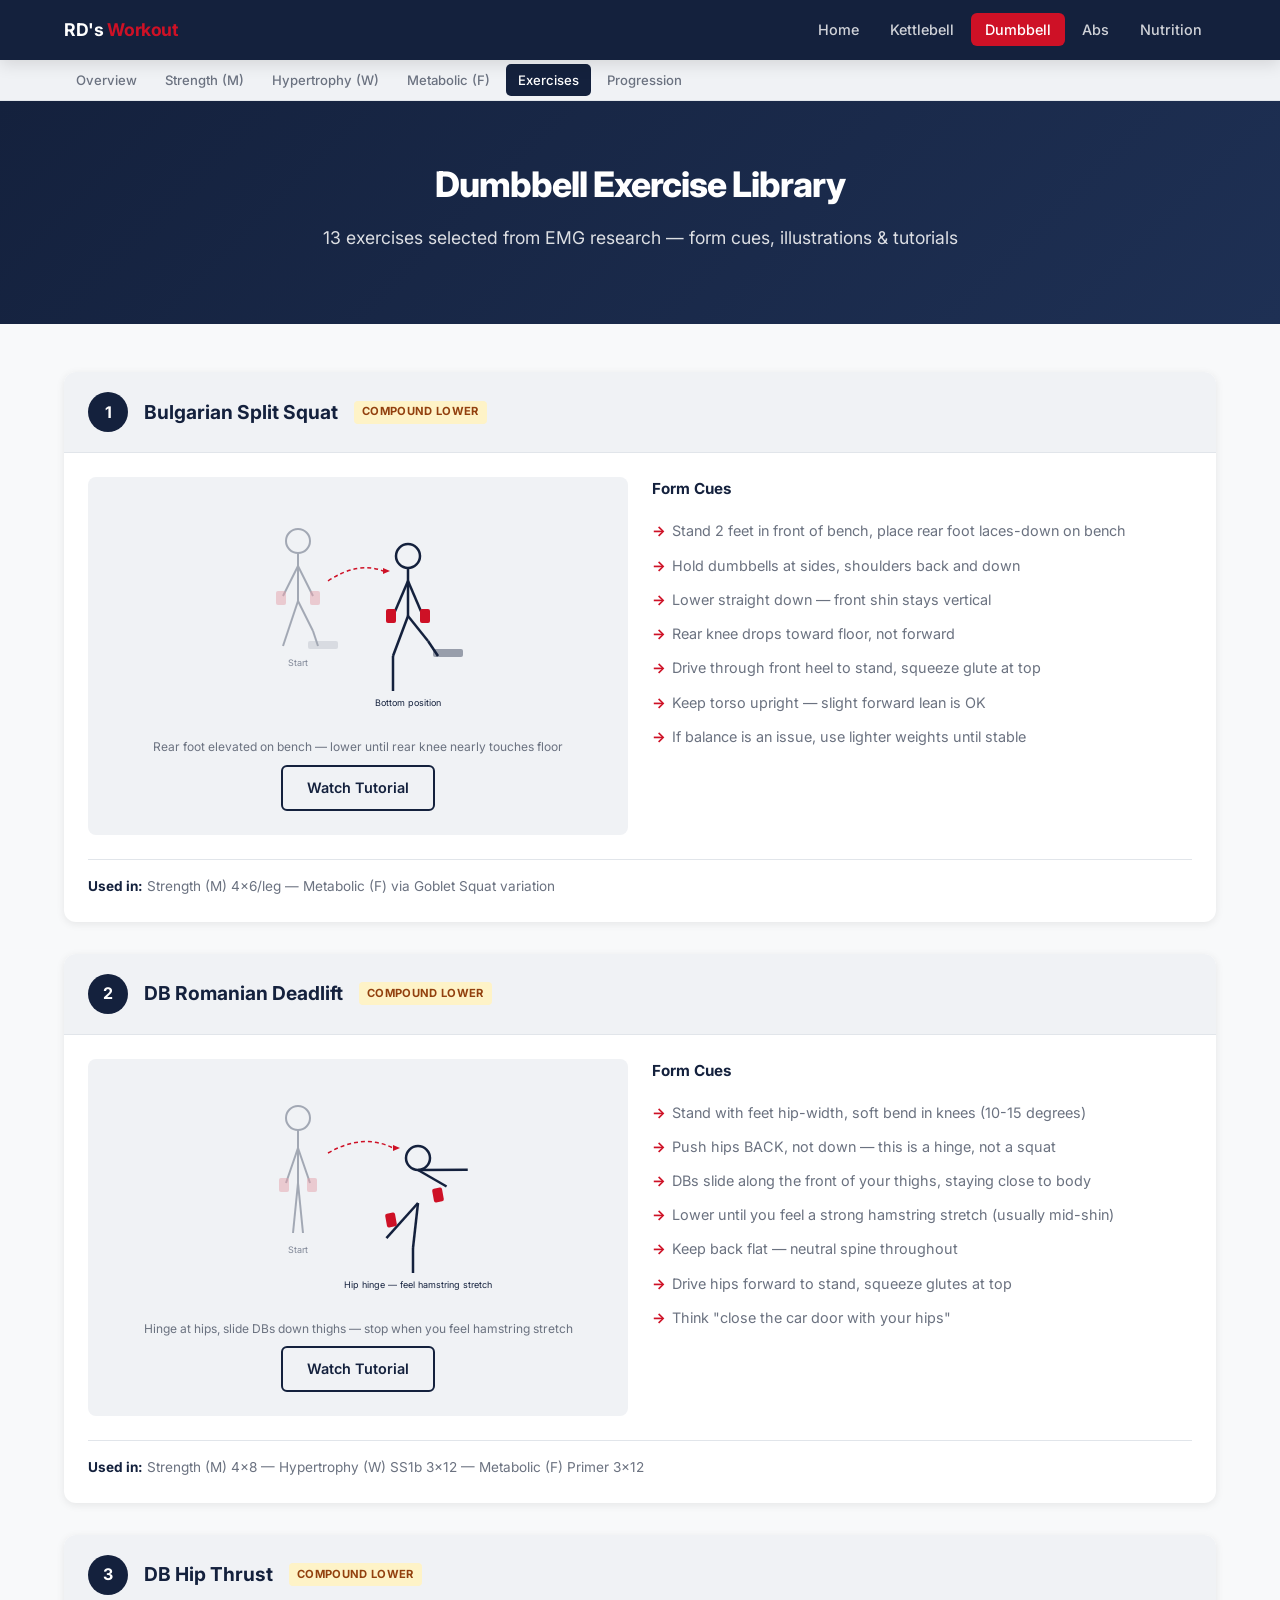
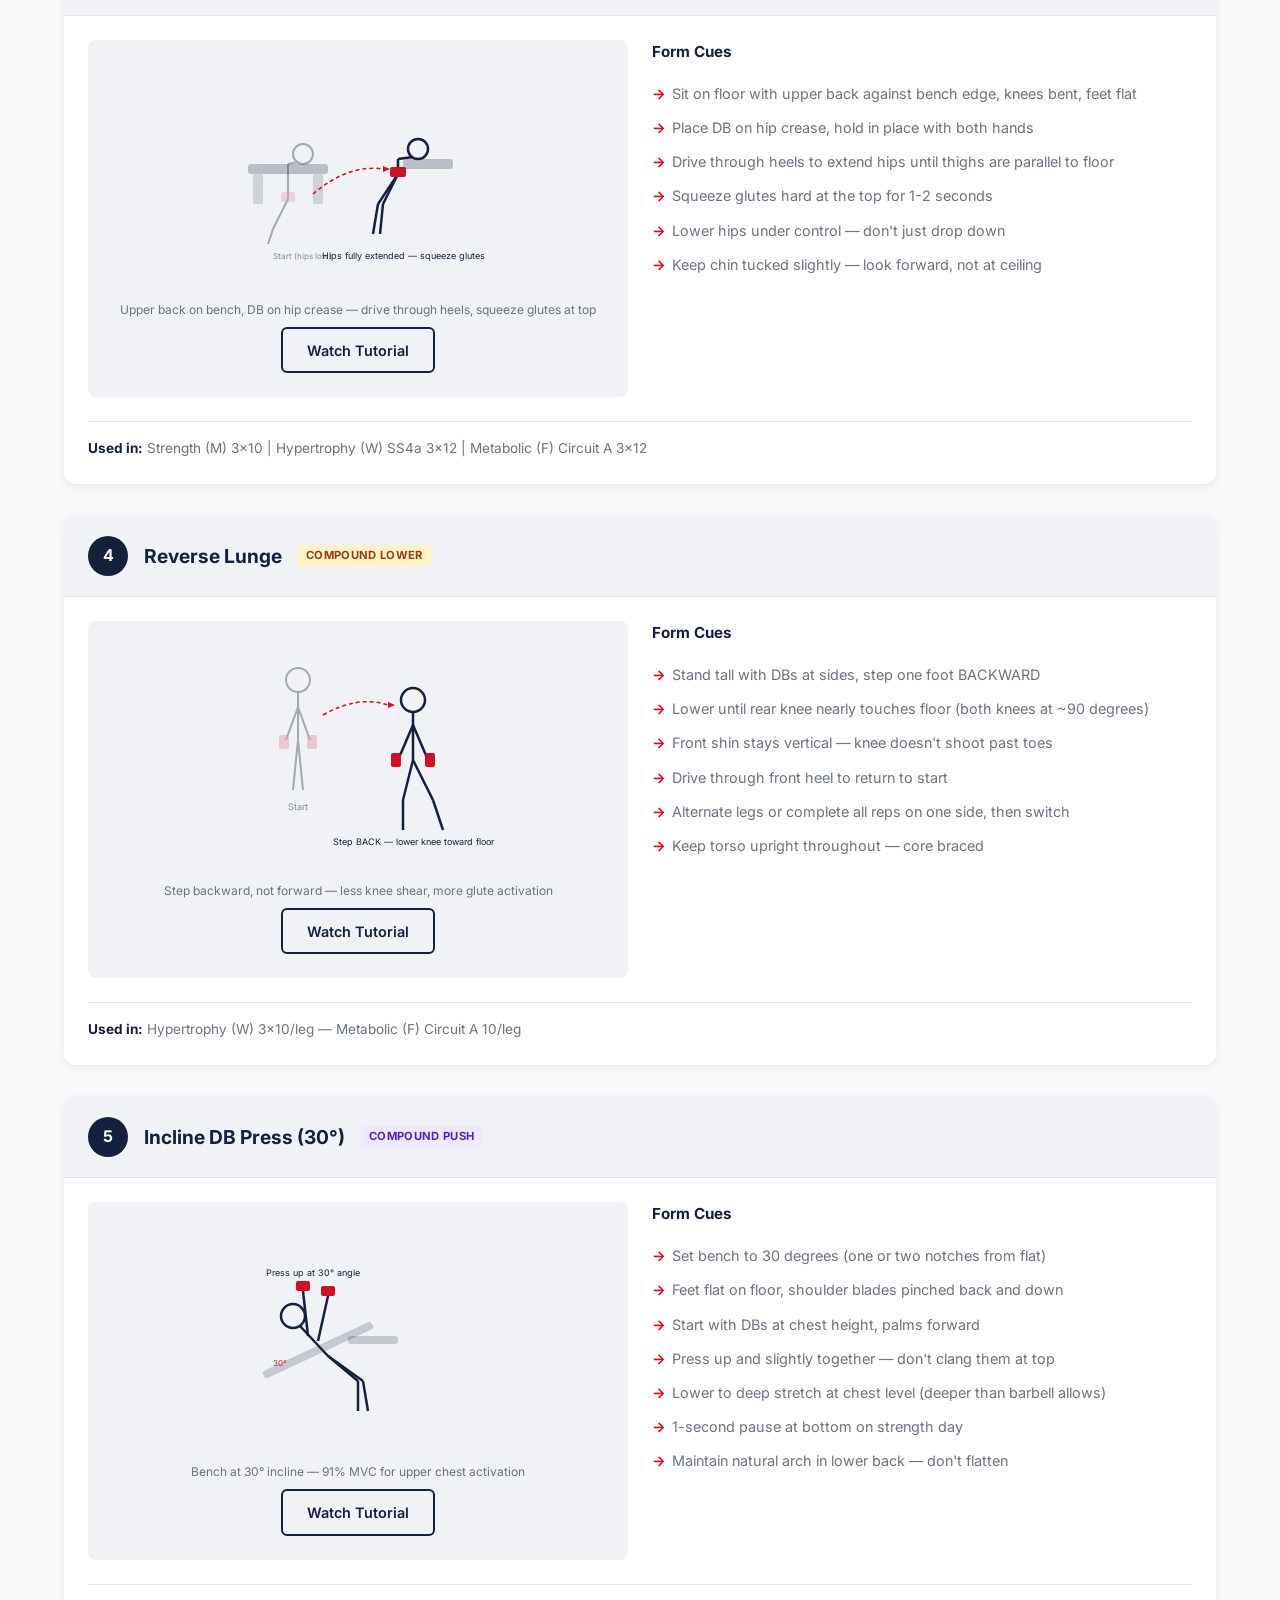
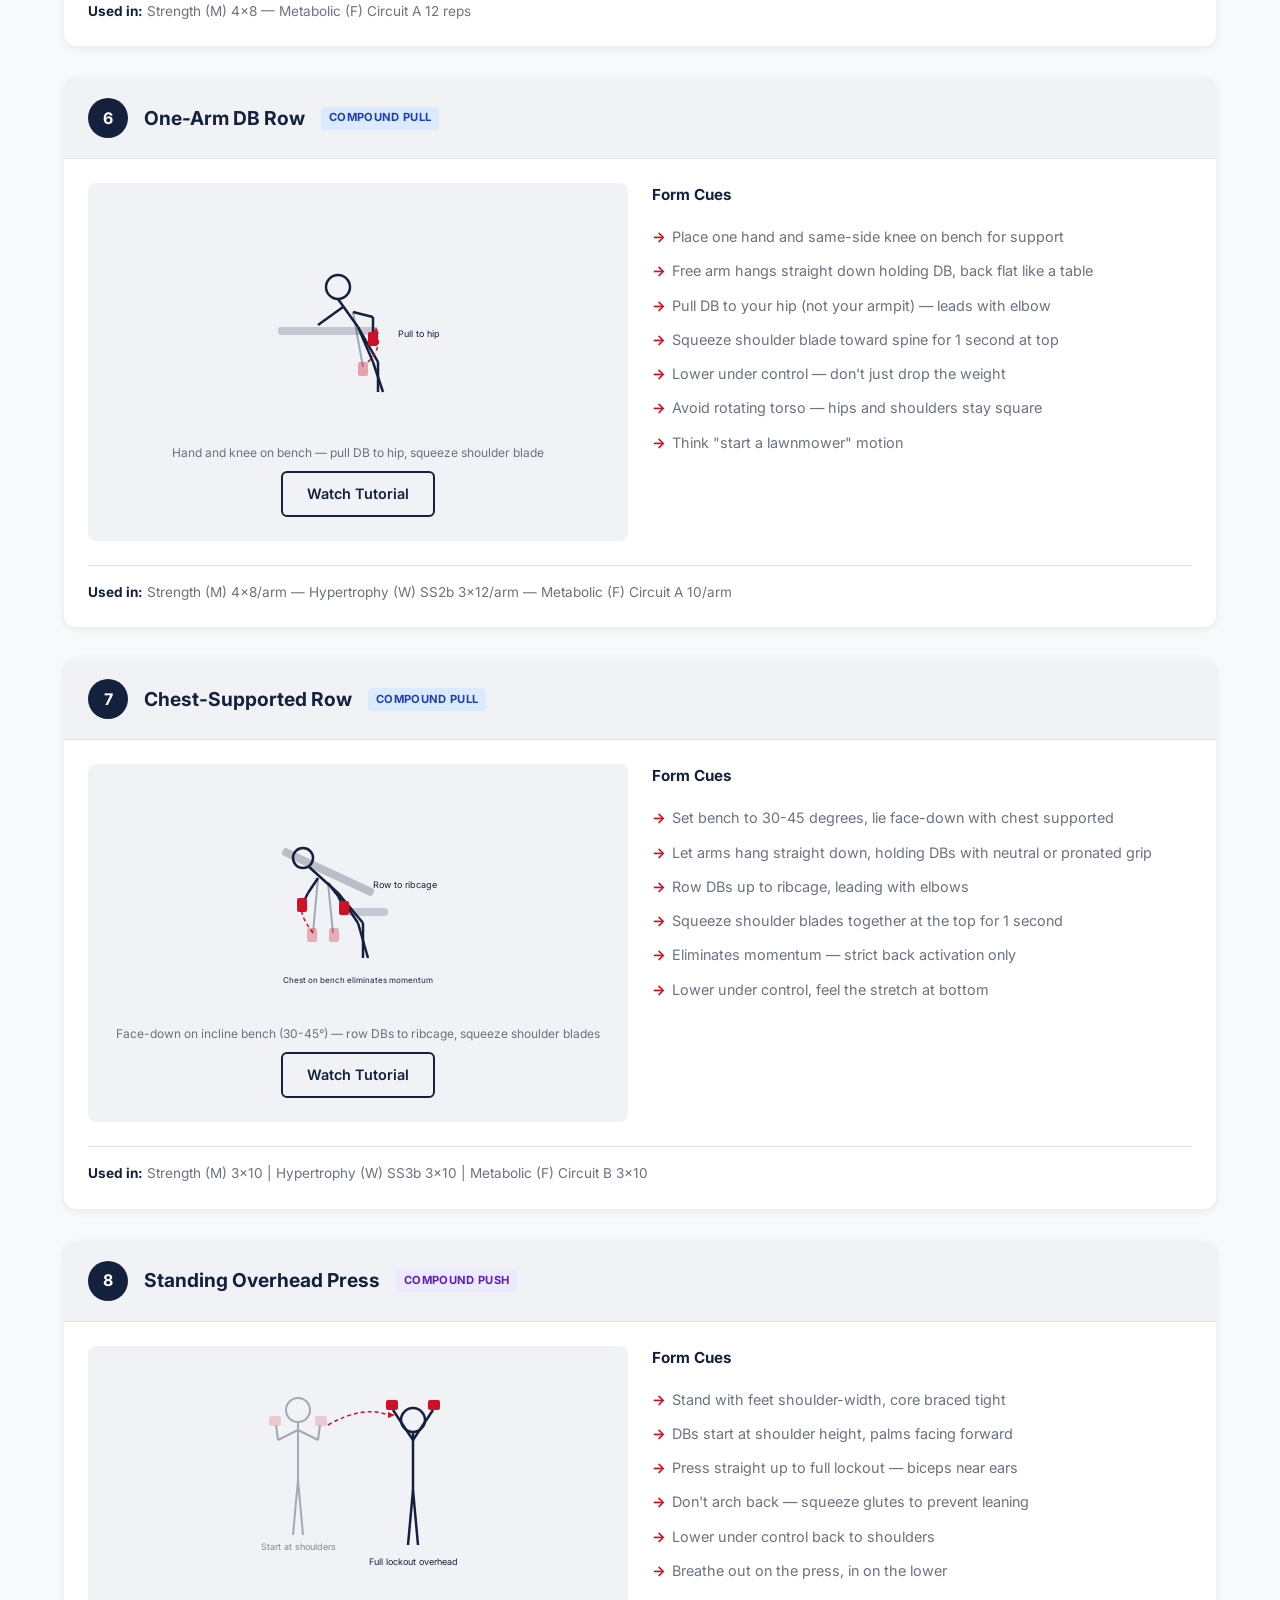
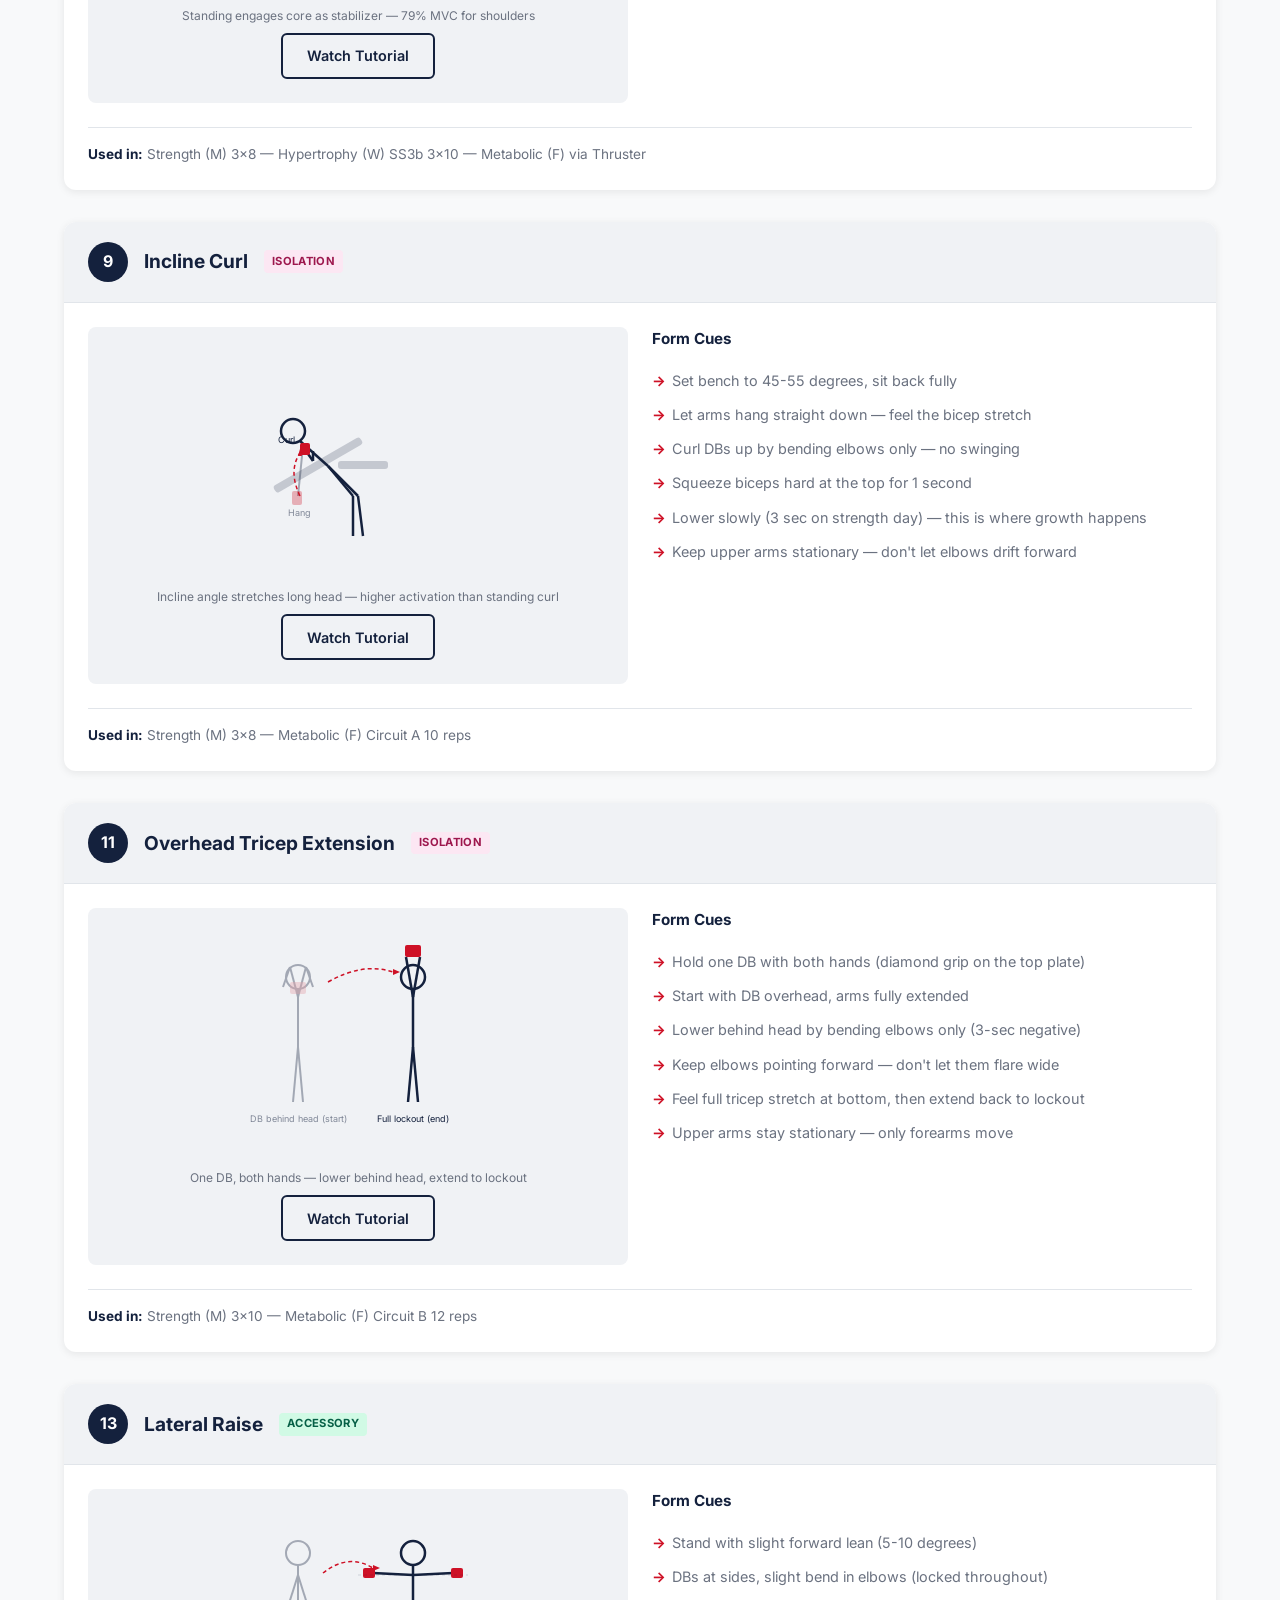
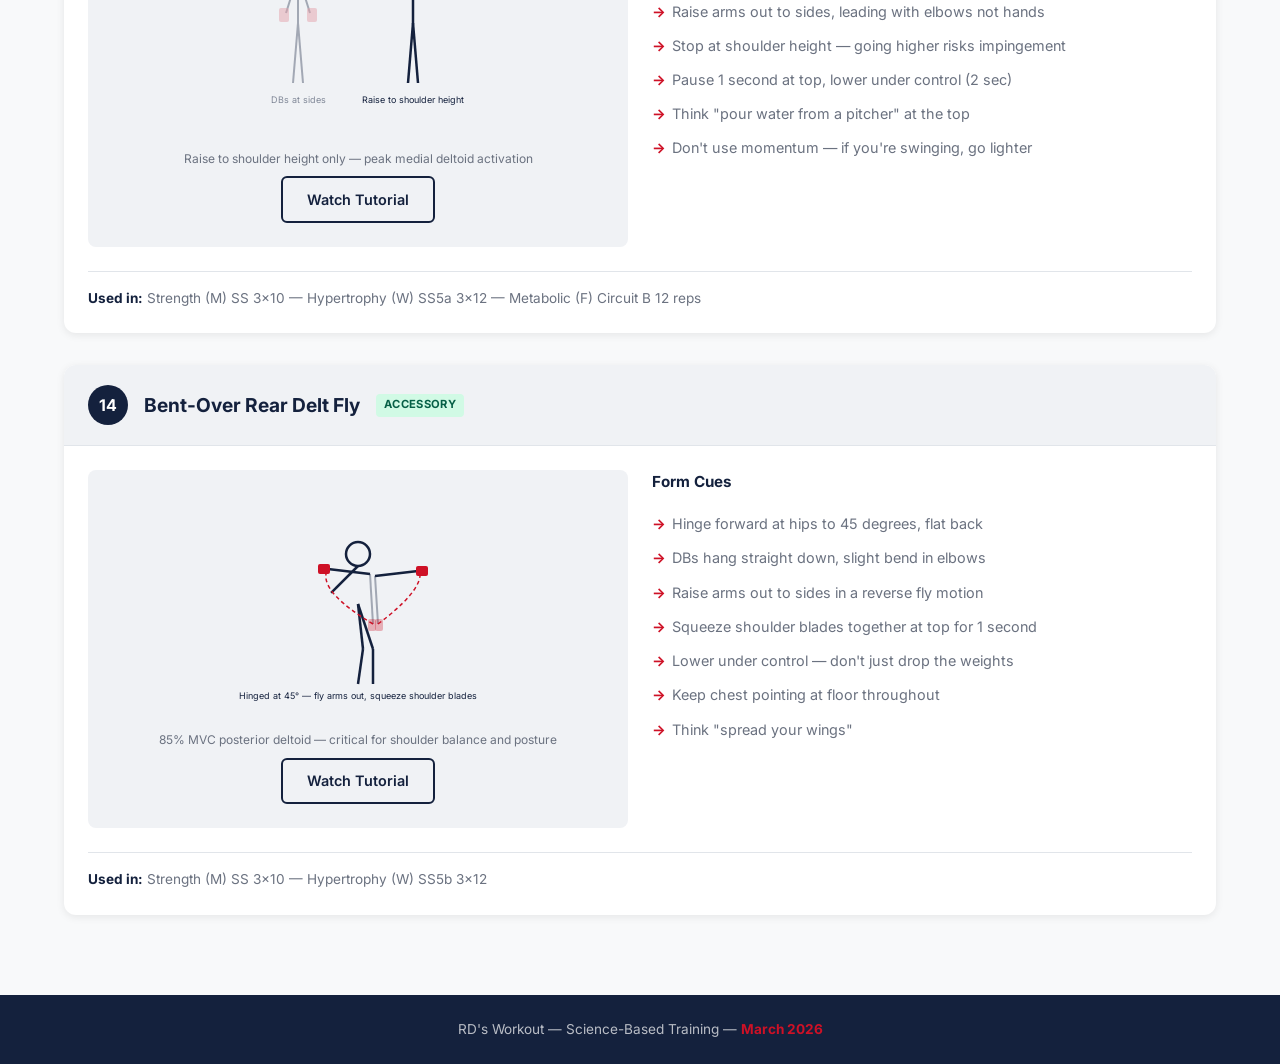
<file: db-exercises.html>
<!DOCTYPE html>
<html lang="en">
<head>
  <meta charset="UTF-8">
  <meta name="viewport" content="width=device-width, initial-scale=1.0">
  <title>Exercise Library | DB Workout</title>
  <link rel="preconnect" href="https://fonts.googleapis.com">
  <link href="https://fonts.googleapis.com/css2?family=Inter:wght@400;500;600;700;800&display=swap" rel="stylesheet">
  <link rel="stylesheet" href="css/style.css">
  <style>
    .exercise-illust {
      background: var(--gray-50);
      border-radius: var(--radius);
      padding: 1.5rem;
      display: flex;
      flex-direction: column;
      align-items: center;
      justify-content: center;
      min-height: 200px;
    }
    .exercise-illust svg {
      max-width: 280px;
      height: auto;
      margin-bottom: 1rem;
    }
    .exercise-illust .illust-label {
      font-size: 0.75rem;
      color: var(--gray-600);
      text-align: center;
    }
    .exercise-illust .tutorial-link {
      margin-top: 0.5rem;
    }
  </style>
</head>
<body class="has-subnav">

  <nav class="nav">
    <div class="nav-inner">
      <a href="index.html" class="nav-logo">RD's <span>Workout</span></a>
      <ul class="nav-links">
        <li><a href="index.html">Home</a></li>
        <li><a href="kettlebell.html">Kettlebell</a></li>
        <li><a href="dumbbell.html" class="active">Dumbbell</a></li>
        <li><a href="abs.html">Abs</a></li>
        <li><a href="nutrition.html">Nutrition</a></li>
      </ul>
      <button class="nav-toggle" aria-label="Toggle navigation" aria-expanded="false">
        <span></span><span></span><span></span>
      </button>
    </div>
  </nav>
  <div class="subnav">
    <div class="subnav-inner">
      <a href="dumbbell.html">Overview</a>
      <a href="strength.html">Strength (M)</a>
      <a href="hypertrophy.html">Hypertrophy (W)</a>
      <a href="metabolic.html">Metabolic (F)</a>
      <a href="db-exercises.html" class="active">Exercises</a>
      <a href="db-progression.html">Progression</a>
    </div>
  </div>

  <main>
    <section class="hero">
      <div class="container">
        <h1>Dumbbell Exercise Library</h1>
        <p class="hero-subtitle">13 exercises selected from EMG research &mdash; form cues, illustrations &amp; tutorials</p>
      </div>
    </section>

    <section class="section">
      <div class="container">

        <!-- Exercise 1: Bulgarian Split Squat -->
        <div class="exercise-card" id="split-squat">
          <div class="exercise-card-header">
            <div class="exercise-card-num">1</div>
            <h3>Bulgarian Split Squat</h3>
            <span class="phase-badge phase-compound-lower">Compound Lower</span>
          </div>
          <div class="exercise-card-body">
            <div class="exercise-illust">
              <svg viewBox="0 0 280 220" xmlns="http://www.w3.org/2000/svg">
                <!-- Start position (faded) -->
                <g opacity="0.35">
                  <circle cx="80" cy="40" r="12" fill="none" stroke="#14213D" stroke-width="2"/>
                  <line x1="80" y1="52" x2="80" y2="100" stroke="#14213D" stroke-width="2"/>
                  <line x1="80" y1="100" x2="65" y2="145" stroke="#14213D" stroke-width="2"/>
                  <line x1="80" y1="100" x2="95" y2="130" stroke="#14213D" stroke-width="2"/>
                  <line x1="95" y1="130" x2="100" y2="145" stroke="#14213D" stroke-width="2"/>
                  <line x1="80" y1="65" x2="65" y2="95" stroke="#14213D" stroke-width="2"/>
                  <line x1="80" y1="65" x2="95" y2="95" stroke="#14213D" stroke-width="2"/>
                  <rect x="58" y="90" width="10" height="14" rx="2" fill="#CE1126" opacity="0.5"/>
                  <rect x="92" y="90" width="10" height="14" rx="2" fill="#CE1126" opacity="0.5"/>
                  <rect x="90" y="140" width="30" height="8" rx="2" fill="#14213D" opacity="0.3"/>
                </g>
                <text x="80" y="165" text-anchor="middle" font-size="9" fill="#14213D" opacity="0.5">Start</text>
                <!-- End position (deep) -->
                <g>
                  <circle cx="190" cy="55" r="12" fill="none" stroke="#14213D" stroke-width="2.5"/>
                  <line x1="190" y1="67" x2="190" y2="115" stroke="#14213D" stroke-width="2.5"/>
                  <line x1="190" y1="115" x2="175" y2="155" stroke="#14213D" stroke-width="2.5"/>
                  <line x1="175" y1="155" x2="175" y2="190" stroke="#14213D" stroke-width="2.5"/>
                  <line x1="190" y1="115" x2="210" y2="140" stroke="#14213D" stroke-width="2.5"/>
                  <line x1="210" y1="140" x2="220" y2="155" stroke="#14213D" stroke-width="2.5"/>
                  <line x1="190" y1="80" x2="175" y2="115" stroke="#14213D" stroke-width="2.5"/>
                  <line x1="190" y1="80" x2="205" y2="115" stroke="#14213D" stroke-width="2.5"/>
                  <rect x="168" y="108" width="10" height="14" rx="2" fill="#CE1126"/>
                  <rect x="202" y="108" width="10" height="14" rx="2" fill="#CE1126"/>
                  <rect x="215" y="148" width="30" height="8" rx="2" fill="#14213D" opacity="0.4"/>
                </g>
                <text x="190" y="205" text-anchor="middle" font-size="9" fill="#14213D">Bottom position</text>
                <!-- Arrow -->
                <path d="M 110 80 Q 140 60 165 70" fill="none" stroke="#CE1126" stroke-width="1.5" stroke-dasharray="4,3"/>
                <polygon points="165,67 165,73 172,70" fill="#CE1126"/>
              </svg>
              <p class="illust-label">Rear foot elevated on bench &mdash; lower until rear knee nearly touches floor</p>
              <a href="https://www.youtube.com/watch?v=2C-uNgKwPLE" target="_blank" class="btn btn-outline tutorial-link">Watch Tutorial</a>
            </div>
            <div class="form-cues">
              <h4>Form Cues</h4>
              <ul>
                <li>Stand 2 feet in front of bench, place rear foot laces-down on bench</li>
                <li>Hold dumbbells at sides, shoulders back and down</li>
                <li>Lower straight down &mdash; front shin stays vertical</li>
                <li>Rear knee drops toward floor, not forward</li>
                <li>Drive through front heel to stand, squeeze glute at top</li>
                <li>Keep torso upright &mdash; slight forward lean is OK</li>
                <li>If balance is an issue, use lighter weights until stable</li>
              </ul>
            </div>
            <div class="exercise-usage">
              <strong>Used in:</strong> Strength (M) 4x6/leg &mdash; Metabolic (F) via Goblet Squat variation
            </div>
          </div>
        </div>

        <!-- Exercise 2: DB Romanian Deadlift -->
        <div class="exercise-card" id="rdl">
          <div class="exercise-card-header">
            <div class="exercise-card-num">2</div>
            <h3>DB Romanian Deadlift</h3>
            <span class="phase-badge phase-compound-lower">Compound Lower</span>
          </div>
          <div class="exercise-card-body">
            <div class="exercise-illust">
              <svg viewBox="0 0 280 220" xmlns="http://www.w3.org/2000/svg">
                <g opacity="0.35">
                  <circle cx="80" cy="35" r="12" fill="none" stroke="#14213D" stroke-width="2"/>
                  <line x1="80" y1="47" x2="80" y2="100" stroke="#14213D" stroke-width="2"/>
                  <line x1="80" y1="100" x2="75" y2="150" stroke="#14213D" stroke-width="2"/>
                  <line x1="80" y1="100" x2="85" y2="150" stroke="#14213D" stroke-width="2"/>
                  <line x1="80" y1="65" x2="68" y2="100" stroke="#14213D" stroke-width="2"/>
                  <line x1="80" y1="65" x2="92" y2="100" stroke="#14213D" stroke-width="2"/>
                  <rect x="61" y="95" width="10" height="14" rx="2" fill="#CE1126" opacity="0.5"/>
                  <rect x="89" y="95" width="10" height="14" rx="2" fill="#CE1126" opacity="0.5"/>
                </g>
                <text x="80" y="170" text-anchor="middle" font-size="9" fill="#14213D" opacity="0.5">Start</text>
                <g>
                  <circle cx="200" cy="75" r="12" fill="none" stroke="#14213D" stroke-width="2.5"/>
                  <line x1="200" y1="87" x2="200" y2="120" stroke="#14213D" stroke-width="2.5" transform="rotate(-60, 200, 87)"/>
                  <line x1="200" y1="120" x2="175" y2="160" stroke="#14213D" stroke-width="2.5" transform="rotate(10, 200, 120)"/>
                  <line x1="200" y1="120" x2="195" y2="165" stroke="#14213D" stroke-width="2.5"/>
                  <line x1="195" y1="165" x2="195" y2="190" stroke="#14213D" stroke-width="2.5"/>
                  <line x1="200" y1="87" x2="225" y2="130" stroke="#14213D" stroke-width="2.5" transform="rotate(-60, 200, 87)"/>
                  <rect x="168" y="130" width="10" height="14" rx="2" fill="#CE1126" transform="rotate(-10, 173, 137)"/>
                  <rect x="215" y="105" width="10" height="14" rx="2" fill="#CE1126" transform="rotate(-10, 220, 112)"/>
                </g>
                <text x="200" y="205" text-anchor="middle" font-size="9" fill="#14213D">Hip hinge &mdash; feel hamstring stretch</text>
                <path d="M 110 70 Q 145 50 175 65" fill="none" stroke="#CE1126" stroke-width="1.5" stroke-dasharray="4,3"/>
                <polygon points="175,62 175,68 182,65" fill="#CE1126"/>
              </svg>
              <p class="illust-label">Hinge at hips, slide DBs down thighs &mdash; stop when you feel hamstring stretch</p>
              <a href="https://www.youtube.com/watch?v=cYKYGwcg0U8" target="_blank" class="btn btn-outline tutorial-link">Watch Tutorial</a>
            </div>
            <div class="form-cues">
              <h4>Form Cues</h4>
              <ul>
                <li>Stand with feet hip-width, soft bend in knees (10-15 degrees)</li>
                <li>Push hips BACK, not down &mdash; this is a hinge, not a squat</li>
                <li>DBs slide along the front of your thighs, staying close to body</li>
                <li>Lower until you feel a strong hamstring stretch (usually mid-shin)</li>
                <li>Keep back flat &mdash; neutral spine throughout</li>
                <li>Drive hips forward to stand, squeeze glutes at top</li>
                <li>Think "close the car door with your hips"</li>
              </ul>
            </div>
            <div class="exercise-usage">
              <strong>Used in:</strong> Strength (M) 4x8 &mdash; Hypertrophy (W) SS1b 3x12 &mdash; Metabolic (F) Primer 3x12
            </div>
          </div>
        </div>

        <!-- Exercise 3: DB Hip Thrust -->
        <div class="exercise-card" id="hip-thrust">
          <div class="exercise-card-header">
            <div class="exercise-card-num">3</div>
            <h3>DB Hip Thrust</h3>
            <span class="phase-badge phase-compound-lower">Compound Lower</span>
          </div>
          <div class="exercise-card-body">
            <div class="exercise-illust">
              <svg viewBox="0 0 280 220" xmlns="http://www.w3.org/2000/svg">
                <!-- Bench -->
                <rect x="30" y="100" width="80" height="10" rx="3" fill="#14213D" opacity="0.25"/>
                <rect x="35" y="110" width="10" height="30" rx="2" fill="#14213D" opacity="0.15"/>
                <rect x="95" y="110" width="10" height="30" rx="2" fill="#14213D" opacity="0.15"/>
                <!-- Start position (faded) - hips low -->
                <g opacity="0.35">
                  <circle cx="85" cy="90" r="10" fill="none" stroke="#14213D" stroke-width="2"/>
                  <line x1="80" y1="98" x2="70" y2="100" stroke="#14213D" stroke-width="2"/>
                  <line x1="70" y1="100" x2="70" y2="135" stroke="#14213D" stroke-width="2"/>
                  <line x1="70" y1="135" x2="55" y2="165" stroke="#14213D" stroke-width="2"/>
                  <line x1="55" y1="165" x2="50" y2="180" stroke="#14213D" stroke-width="2"/>
                  <rect x="63" y="128" width="14" height="10" rx="2" fill="#CE1126" opacity="0.4"/>
                </g>
                <text x="55" y="195" font-size="8" fill="#14213D" opacity="0.5">Start (hips low)</text>
                <!-- End position - hips extended -->
                <g>
                  <circle cx="200" cy="85" r="10" fill="none" stroke="#14213D" stroke-width="2.5"/>
                  <line x1="195" y1="93" x2="180" y2="95" stroke="#14213D" stroke-width="2.5"/>
                  <line x1="180" y1="95" x2="180" y2="110" stroke="#14213D" stroke-width="2.5"/>
                  <line x1="180" y1="110" x2="160" y2="140" stroke="#14213D" stroke-width="2.5"/>
                  <line x1="160" y1="140" x2="155" y2="170" stroke="#14213D" stroke-width="2.5"/>
                  <line x1="180" y1="110" x2="165" y2="140" stroke="#14213D" stroke-width="2.5"/>
                  <line x1="165" y1="140" x2="162" y2="170" stroke="#14213D" stroke-width="2.5"/>
                  <rect x="172" y="103" width="16" height="10" rx="2" fill="#CE1126"/>
                  <!-- Bench behind upper back -->
                  <rect x="185" y="95" width="50" height="10" rx="3" fill="#14213D" opacity="0.25"/>
                </g>
                <text x="185" y="195" text-anchor="middle" font-size="9" fill="#14213D">Hips fully extended &mdash; squeeze glutes</text>
                <!-- Arrow -->
                <path d="M 95 130 Q 130 100 165 105" fill="none" stroke="#CE1126" stroke-width="1.5" stroke-dasharray="4,3"/>
                <polygon points="165,102 165,108 172,105" fill="#CE1126"/>
              </svg>
              <p class="illust-label">Upper back on bench, DB on hip crease &mdash; drive through heels, squeeze glutes at top</p>
              <a href="https://www.youtube.com/watch?v=SEdqd1n0cvg" target="_blank" class="btn btn-outline tutorial-link">Watch Tutorial</a>
            </div>
            <div class="form-cues">
              <h4>Form Cues</h4>
              <ul>
                <li>Sit on floor with upper back against bench edge, knees bent, feet flat</li>
                <li>Place DB on hip crease, hold in place with both hands</li>
                <li>Drive through heels to extend hips until thighs are parallel to floor</li>
                <li>Squeeze glutes hard at the top for 1-2 seconds</li>
                <li>Lower hips under control &mdash; don't just drop down</li>
                <li>Keep chin tucked slightly &mdash; look forward, not at ceiling</li>
              </ul>
            </div>
            <div class="exercise-usage">
              <strong>Used in:</strong> Strength (M) 3&times;10 | Hypertrophy (W) SS4a 3&times;12 | Metabolic (F) Circuit A 3&times;12
            </div>
          </div>
        </div>

        <!-- Exercise 4: Reverse Lunge -->
        <div class="exercise-card" id="reverse-lunge">
          <div class="exercise-card-header">
            <div class="exercise-card-num">4</div>
            <h3>Reverse Lunge</h3>
            <span class="phase-badge phase-compound-lower">Compound Lower</span>
          </div>
          <div class="exercise-card-body">
            <div class="exercise-illust">
              <svg viewBox="0 0 280 220" xmlns="http://www.w3.org/2000/svg">
                <g opacity="0.35">
                  <circle cx="80" cy="35" r="12" fill="none" stroke="#14213D" stroke-width="2"/>
                  <line x1="80" y1="47" x2="80" y2="95" stroke="#14213D" stroke-width="2"/>
                  <line x1="80" y1="95" x2="75" y2="145" stroke="#14213D" stroke-width="2"/>
                  <line x1="80" y1="95" x2="85" y2="145" stroke="#14213D" stroke-width="2"/>
                  <line x1="80" y1="62" x2="68" y2="95" stroke="#14213D" stroke-width="2"/>
                  <line x1="80" y1="62" x2="92" y2="95" stroke="#14213D" stroke-width="2"/>
                  <rect x="61" y="90" width="10" height="14" rx="2" fill="#CE1126" opacity="0.5"/>
                  <rect x="89" y="90" width="10" height="14" rx="2" fill="#CE1126" opacity="0.5"/>
                </g>
                <text x="80" y="165" text-anchor="middle" font-size="9" fill="#14213D" opacity="0.5">Start</text>
                <g>
                  <circle cx="195" cy="55" r="12" fill="none" stroke="#14213D" stroke-width="2.5"/>
                  <line x1="195" y1="67" x2="195" y2="115" stroke="#14213D" stroke-width="2.5"/>
                  <line x1="195" y1="115" x2="185" y2="155" stroke="#14213D" stroke-width="2.5"/>
                  <line x1="185" y1="155" x2="185" y2="185" stroke="#14213D" stroke-width="2.5"/>
                  <line x1="195" y1="115" x2="215" y2="155" stroke="#14213D" stroke-width="2.5"/>
                  <line x1="215" y1="155" x2="225" y2="185" stroke="#14213D" stroke-width="2.5"/>
                  <line x1="195" y1="80" x2="180" y2="115" stroke="#14213D" stroke-width="2.5"/>
                  <line x1="195" y1="80" x2="210" y2="115" stroke="#14213D" stroke-width="2.5"/>
                  <rect x="173" y="108" width="10" height="14" rx="2" fill="#CE1126"/>
                  <rect x="207" y="108" width="10" height="14" rx="2" fill="#CE1126"/>
                </g>
                <text x="195" y="200" text-anchor="middle" font-size="9" fill="#14213D">Step BACK &mdash; lower knee toward floor</text>
                <path d="M 105 70 Q 140 50 170 60" fill="none" stroke="#CE1126" stroke-width="1.5" stroke-dasharray="4,3"/>
                <polygon points="170,57 170,63 177,60" fill="#CE1126"/>
              </svg>
              <p class="illust-label">Step backward, not forward &mdash; less knee shear, more glute activation</p>
              <a href="https://www.youtube.com/watch?v=xrPteyQLGAo" target="_blank" class="btn btn-outline tutorial-link">Watch Tutorial</a>
            </div>
            <div class="form-cues">
              <h4>Form Cues</h4>
              <ul>
                <li>Stand tall with DBs at sides, step one foot BACKWARD</li>
                <li>Lower until rear knee nearly touches floor (both knees at ~90 degrees)</li>
                <li>Front shin stays vertical &mdash; knee doesn't shoot past toes</li>
                <li>Drive through front heel to return to start</li>
                <li>Alternate legs or complete all reps on one side, then switch</li>
                <li>Keep torso upright throughout &mdash; core braced</li>
              </ul>
            </div>
            <div class="exercise-usage">
              <strong>Used in:</strong> Hypertrophy (W) 3x10/leg &mdash; Metabolic (F) Circuit A 10/leg
            </div>
          </div>
        </div>

        <!-- Exercise 5: Incline DB Press -->
        <div class="exercise-card" id="incline-press">
          <div class="exercise-card-header">
            <div class="exercise-card-num">5</div>
            <h3>Incline DB Press (30&deg;)</h3>
            <span class="phase-badge phase-compound-push">Compound Push</span>
          </div>
          <div class="exercise-card-body">
            <div class="exercise-illust">
              <svg viewBox="0 0 280 220" xmlns="http://www.w3.org/2000/svg">
                <!-- Bench -->
                <rect x="40" y="120" width="120" height="8" rx="3" fill="#14213D" opacity="0.2" transform="rotate(-25, 100, 124)"/>
                <rect x="130" y="110" width="50" height="8" rx="3" fill="#14213D" opacity="0.2"/>
                <!-- Person on bench -->
                <g>
                  <circle cx="75" cy="90" r="12" fill="none" stroke="#14213D" stroke-width="2.5"/>
                  <line x1="82" y1="100" x2="110" y2="130" stroke="#14213D" stroke-width="2.5"/>
                  <line x1="110" y1="130" x2="140" y2="155" stroke="#14213D" stroke-width="2.5"/>
                  <line x1="140" y1="155" x2="140" y2="185" stroke="#14213D" stroke-width="2.5"/>
                  <line x1="110" y1="130" x2="145" y2="155" stroke="#14213D" stroke-width="2.5"/>
                  <line x1="145" y1="155" x2="150" y2="185" stroke="#14213D" stroke-width="2.5"/>
                  <!-- Arms up with DBs -->
                  <line x1="90" y1="110" x2="85" y2="65" stroke="#14213D" stroke-width="2.5"/>
                  <line x1="100" y1="115" x2="110" y2="70" stroke="#14213D" stroke-width="2.5"/>
                  <rect x="78" y="55" width="14" height="10" rx="2" fill="#CE1126"/>
                  <rect x="103" y="60" width="14" height="10" rx="2" fill="#CE1126"/>
                </g>
                <text x="95" y="50" text-anchor="middle" font-size="9" fill="#14213D">Press up at 30&deg; angle</text>
                <!-- Angle indicator -->
                <text x="55" y="140" font-size="8" fill="#CE1126">30&deg;</text>
              </svg>
              <p class="illust-label">Bench at 30&deg; incline &mdash; 91% MVC for upper chest activation</p>
              <a href="https://www.youtube.com/watch?v=8iPEnn-ltC8" target="_blank" class="btn btn-outline tutorial-link">Watch Tutorial</a>
            </div>
            <div class="form-cues">
              <h4>Form Cues</h4>
              <ul>
                <li>Set bench to 30 degrees (one or two notches from flat)</li>
                <li>Feet flat on floor, shoulder blades pinched back and down</li>
                <li>Start with DBs at chest height, palms forward</li>
                <li>Press up and slightly together &mdash; don't clang them at top</li>
                <li>Lower to deep stretch at chest level (deeper than barbell allows)</li>
                <li>1-second pause at bottom on strength day</li>
                <li>Maintain natural arch in lower back &mdash; don't flatten</li>
              </ul>
            </div>
            <div class="exercise-usage">
              <strong>Used in:</strong> Strength (M) 4x8 &mdash; Metabolic (F) Circuit A 12 reps
            </div>
          </div>
        </div>

        <!-- Exercise 6: One-Arm DB Row -->
        <div class="exercise-card" id="one-arm-row">
          <div class="exercise-card-header">
            <div class="exercise-card-num">6</div>
            <h3>One-Arm DB Row</h3>
            <span class="phase-badge phase-compound-pull">Compound Pull</span>
          </div>
          <div class="exercise-card-body">
            <div class="exercise-illust">
              <svg viewBox="0 0 280 220" xmlns="http://www.w3.org/2000/svg">
                <!-- Bench -->
                <rect x="60" y="120" width="100" height="8" rx="3" fill="#14213D" opacity="0.2"/>
                <!-- Person -->
                <g>
                  <circle cx="120" cy="80" r="12" fill="none" stroke="#14213D" stroke-width="2.5"/>
                  <line x1="120" y1="92" x2="140" y2="120" stroke="#14213D" stroke-width="2.5"/>
                  <line x1="140" y1="120" x2="160" y2="155" stroke="#14213D" stroke-width="2.5"/>
                  <line x1="160" y1="155" x2="160" y2="185" stroke="#14213D" stroke-width="2.5"/>
                  <line x1="140" y1="120" x2="155" y2="155" stroke="#14213D" stroke-width="2.5"/>
                  <line x1="155" y1="155" x2="165" y2="185" stroke="#14213D" stroke-width="2.5"/>
                  <!-- Support arm on bench -->
                  <line x1="125" y1="100" x2="100" y2="118" stroke="#14213D" stroke-width="2.5"/>
                  <!-- Rowing arm - start (hanging) -->
                  <line x1="135" y1="105" x2="145" y2="160" stroke="#14213D" stroke-width="2" opacity="0.35"/>
                  <rect x="140" y="155" width="10" height="14" rx="2" fill="#CE1126" opacity="0.35"/>
                  <!-- Rowing arm - end (pulled up) -->
                  <line x1="135" y1="105" x2="155" y2="110" stroke="#14213D" stroke-width="2.5"/>
                  <line x1="155" y1="110" x2="155" y2="130" stroke="#14213D" stroke-width="2.5"/>
                  <rect x="150" y="125" width="10" height="14" rx="2" fill="#CE1126"/>
                </g>
                <!-- Pull arrow -->
                <path d="M 150 155 Q 165 140 158 125" fill="none" stroke="#CE1126" stroke-width="1.5" stroke-dasharray="4,3"/>
                <polygon points="155,127 161,127 158,120" fill="#CE1126"/>
                <text x="180" y="130" font-size="9" fill="#14213D">Pull to hip</text>
              </svg>
              <p class="illust-label">Hand and knee on bench &mdash; pull DB to hip, squeeze shoulder blade</p>
              <a href="https://www.youtube.com/watch?v=xl1YEsgnVcE" target="_blank" class="btn btn-outline tutorial-link">Watch Tutorial</a>
            </div>
            <div class="form-cues">
              <h4>Form Cues</h4>
              <ul>
                <li>Place one hand and same-side knee on bench for support</li>
                <li>Free arm hangs straight down holding DB, back flat like a table</li>
                <li>Pull DB to your hip (not your armpit) &mdash; leads with elbow</li>
                <li>Squeeze shoulder blade toward spine for 1 second at top</li>
                <li>Lower under control &mdash; don't just drop the weight</li>
                <li>Avoid rotating torso &mdash; hips and shoulders stay square</li>
                <li>Think "start a lawnmower" motion</li>
              </ul>
            </div>
            <div class="exercise-usage">
              <strong>Used in:</strong> Strength (M) 4x8/arm &mdash; Hypertrophy (W) SS2b 3x12/arm &mdash; Metabolic (F) Circuit A 10/arm
            </div>
          </div>
        </div>

        <!-- Exercise 7: Chest-Supported Row -->
        <div class="exercise-card" id="chest-supported-row">
          <div class="exercise-card-header">
            <div class="exercise-card-num">7</div>
            <h3>Chest-Supported Row</h3>
            <span class="phase-badge phase-compound-pull">Compound Pull</span>
          </div>
          <div class="exercise-card-body">
            <div class="exercise-illust">
              <svg viewBox="0 0 280 220" xmlns="http://www.w3.org/2000/svg">
                <!-- Incline bench -->
                <rect x="60" y="80" width="100" height="8" rx="3" fill="#14213D" opacity="0.25" transform="rotate(25, 110, 84)"/>
                <rect x="130" y="120" width="40" height="8" rx="3" fill="#14213D" opacity="0.2"/>
                <!-- Person face-down on bench -->
                <g>
                  <circle cx="85" cy="70" r="10" fill="none" stroke="#14213D" stroke-width="2.5"/>
                  <line x1="90" y1="78" x2="120" y2="105" stroke="#14213D" stroke-width="2.5"/>
                  <line x1="120" y1="105" x2="145" y2="135" stroke="#14213D" stroke-width="2.5"/>
                  <line x1="145" y1="135" x2="145" y2="170" stroke="#14213D" stroke-width="2.5"/>
                  <line x1="120" y1="105" x2="140" y2="135" stroke="#14213D" stroke-width="2.5"/>
                  <line x1="140" y1="135" x2="150" y2="170" stroke="#14213D" stroke-width="2.5"/>
                  <!-- Arms hanging (start) - faded -->
                  <line x1="100" y1="90" x2="95" y2="145" stroke="#14213D" stroke-width="2" opacity="0.35"/>
                  <line x1="110" y1="95" x2="115" y2="145" stroke="#14213D" stroke-width="2" opacity="0.35"/>
                  <rect x="89" y="140" width="10" height="14" rx="2" fill="#CE1126" opacity="0.3"/>
                  <rect x="111" y="140" width="10" height="14" rx="2" fill="#CE1126" opacity="0.3"/>
                  <!-- Arms pulled up (end) -->
                  <line x1="100" y1="90" x2="90" y2="105" stroke="#14213D" stroke-width="2.5"/>
                  <line x1="90" y1="105" x2="85" y2="115" stroke="#14213D" stroke-width="2.5"/>
                  <line x1="110" y1="95" x2="120" y2="108" stroke="#14213D" stroke-width="2.5"/>
                  <line x1="120" y1="108" x2="125" y2="118" stroke="#14213D" stroke-width="2.5"/>
                  <rect x="79" y="110" width="10" height="14" rx="2" fill="#CE1126"/>
                  <rect x="121" y="113" width="10" height="14" rx="2" fill="#CE1126"/>
                </g>
                <!-- Pull arrows -->
                <path d="M 95 145 Q 80 125 85 118" fill="none" stroke="#CE1126" stroke-width="1.5" stroke-dasharray="4,3"/>
                <polygon points="83,121 87,121 85,114" fill="#CE1126"/>
                <text x="155" y="100" font-size="9" fill="#14213D">Row to ribcage</text>
                <text x="140" y="195" text-anchor="middle" font-size="8" fill="#14213D">Chest on bench eliminates momentum</text>
              </svg>
              <p class="illust-label">Face-down on incline bench (30-45&deg;) &mdash; row DBs to ribcage, squeeze shoulder blades</p>
              <a href="https://www.youtube.com/watch?v=H75im9fAUMc" target="_blank" class="btn btn-outline tutorial-link">Watch Tutorial</a>
            </div>
            <div class="form-cues">
              <h4>Form Cues</h4>
              <ul>
                <li>Set bench to 30-45 degrees, lie face-down with chest supported</li>
                <li>Let arms hang straight down, holding DBs with neutral or pronated grip</li>
                <li>Row DBs up to ribcage, leading with elbows</li>
                <li>Squeeze shoulder blades together at the top for 1 second</li>
                <li>Eliminates momentum &mdash; strict back activation only</li>
                <li>Lower under control, feel the stretch at bottom</li>
              </ul>
            </div>
            <div class="exercise-usage">
              <strong>Used in:</strong> Strength (M) 3&times;10 | Hypertrophy (W) SS3b 3&times;10 | Metabolic (F) Circuit B 3&times;10
            </div>
          </div>
        </div>

        <!-- Exercise 8: Standing OH Press -->
        <div class="exercise-card" id="oh-press">
          <div class="exercise-card-header">
            <div class="exercise-card-num">8</div>
            <h3>Standing Overhead Press</h3>
            <span class="phase-badge phase-compound-push">Compound Push</span>
          </div>
          <div class="exercise-card-body">
            <div class="exercise-illust">
              <svg viewBox="0 0 280 220" xmlns="http://www.w3.org/2000/svg">
                <g opacity="0.35">
                  <circle cx="80" cy="40" r="12" fill="none" stroke="#14213D" stroke-width="2"/>
                  <line x1="80" y1="52" x2="80" y2="110" stroke="#14213D" stroke-width="2"/>
                  <line x1="80" y1="110" x2="75" y2="165" stroke="#14213D" stroke-width="2"/>
                  <line x1="80" y1="110" x2="85" y2="165" stroke="#14213D" stroke-width="2"/>
                  <line x1="80" y1="60" x2="60" y2="70" stroke="#14213D" stroke-width="2"/>
                  <line x1="60" y1="70" x2="58" y2="55" stroke="#14213D" stroke-width="2"/>
                  <line x1="80" y1="60" x2="100" y2="70" stroke="#14213D" stroke-width="2"/>
                  <line x1="100" y1="70" x2="102" y2="55" stroke="#14213D" stroke-width="2"/>
                  <rect x="51" y="46" width="12" height="10" rx="2" fill="#CE1126" opacity="0.5"/>
                  <rect x="97" y="46" width="12" height="10" rx="2" fill="#CE1126" opacity="0.5"/>
                </g>
                <text x="80" y="180" text-anchor="middle" font-size="9" fill="#14213D" opacity="0.5">Start at shoulders</text>
                <g>
                  <circle cx="195" cy="50" r="12" fill="none" stroke="#14213D" stroke-width="2.5"/>
                  <line x1="195" y1="62" x2="195" y2="120" stroke="#14213D" stroke-width="2.5"/>
                  <line x1="195" y1="120" x2="190" y2="175" stroke="#14213D" stroke-width="2.5"/>
                  <line x1="195" y1="120" x2="200" y2="175" stroke="#14213D" stroke-width="2.5"/>
                  <line x1="195" y1="70" x2="175" y2="40" stroke="#14213D" stroke-width="2.5"/>
                  <line x1="195" y1="70" x2="215" y2="40" stroke="#14213D" stroke-width="2.5"/>
                  <rect x="168" y="30" width="12" height="10" rx="2" fill="#CE1126"/>
                  <rect x="210" y="30" width="12" height="10" rx="2" fill="#CE1126"/>
                </g>
                <text x="195" y="195" text-anchor="middle" font-size="9" fill="#14213D">Full lockout overhead</text>
                <path d="M 110 55 Q 145 35 170 45" fill="none" stroke="#CE1126" stroke-width="1.5" stroke-dasharray="4,3"/>
                <polygon points="170,42 170,48 177,45" fill="#CE1126"/>
              </svg>
              <p class="illust-label">Standing engages core as stabilizer &mdash; 79% MVC for shoulders</p>
              <a href="https://www.youtube.com/watch?v=qEwKCR5JCog" target="_blank" class="btn btn-outline tutorial-link">Watch Tutorial</a>
            </div>
            <div class="form-cues">
              <h4>Form Cues</h4>
              <ul>
                <li>Stand with feet shoulder-width, core braced tight</li>
                <li>DBs start at shoulder height, palms facing forward</li>
                <li>Press straight up to full lockout &mdash; biceps near ears</li>
                <li>Don't arch back &mdash; squeeze glutes to prevent leaning</li>
                <li>Lower under control back to shoulders</li>
                <li>Breathe out on the press, in on the lower</li>
              </ul>
            </div>
            <div class="exercise-usage">
              <strong>Used in:</strong> Strength (M) 3x8 &mdash; Hypertrophy (W) SS3b 3x10 &mdash; Metabolic (F) via Thruster
            </div>
          </div>
        </div>

        <!-- Exercise 9: Incline Curl -->
        <div class="exercise-card" id="incline-curl">
          <div class="exercise-card-header">
            <div class="exercise-card-num">9</div>
            <h3>Incline Curl</h3>
            <span class="phase-badge phase-isolation">Isolation</span>
          </div>
          <div class="exercise-card-body">
            <div class="exercise-illust">
              <svg viewBox="0 0 280 220" xmlns="http://www.w3.org/2000/svg">
                <rect x="50" y="110" width="100" height="8" rx="3" fill="#14213D" opacity="0.2" transform="rotate(-30, 100, 114)"/>
                <rect x="120" y="110" width="50" height="8" rx="3" fill="#14213D" opacity="0.2"/>
                <g>
                  <circle cx="75" cy="80" r="12" fill="none" stroke="#14213D" stroke-width="2.5"/>
                  <line x1="82" y1="90" x2="110" y2="115" stroke="#14213D" stroke-width="2.5"/>
                  <line x1="110" y1="115" x2="135" y2="145" stroke="#14213D" stroke-width="2.5"/>
                  <line x1="135" y1="145" x2="135" y2="185" stroke="#14213D" stroke-width="2.5"/>
                  <line x1="110" y1="115" x2="140" y2="145" stroke="#14213D" stroke-width="2.5"/>
                  <line x1="140" y1="145" x2="145" y2="185" stroke="#14213D" stroke-width="2.5"/>
                  <!-- Arm hanging (start) faded -->
                  <line x1="85" y1="95" x2="80" y2="145" stroke="#14213D" stroke-width="2" opacity="0.35"/>
                  <rect x="74" y="140" width="10" height="14" rx="2" fill="#CE1126" opacity="0.3"/>
                  <!-- Arm curled (end) -->
                  <line x1="95" y1="100" x2="95" y2="110" stroke="#14213D" stroke-width="2.5"/>
                  <line x1="95" y1="110" x2="88" y2="100" stroke="#14213D" stroke-width="2.5"/>
                  <rect x="82" y="92" width="10" height="12" rx="2" fill="#CE1126"/>
                </g>
                <text x="70" y="165" font-size="9" fill="#14213D" opacity="0.5">Hang</text>
                <text x="60" y="92" font-size="9" fill="#14213D">Curl</text>
                <path d="M 82 145 Q 70 120 82 102" fill="none" stroke="#CE1126" stroke-width="1.5" stroke-dasharray="4,3"/>
                <polygon points="80,105 84,105 82,98" fill="#CE1126"/>
              </svg>
              <p class="illust-label">Incline angle stretches long head &mdash; higher activation than standing curl</p>
              <a href="https://www.youtube.com/watch?v=soxrZlIl35U" target="_blank" class="btn btn-outline tutorial-link">Watch Tutorial</a>
            </div>
            <div class="form-cues">
              <h4>Form Cues</h4>
              <ul>
                <li>Set bench to 45-55 degrees, sit back fully</li>
                <li>Let arms hang straight down &mdash; feel the bicep stretch</li>
                <li>Curl DBs up by bending elbows only &mdash; no swinging</li>
                <li>Squeeze biceps hard at the top for 1 second</li>
                <li>Lower slowly (3 sec on strength day) &mdash; this is where growth happens</li>
                <li>Keep upper arms stationary &mdash; don't let elbows drift forward</li>
              </ul>
            </div>
            <div class="exercise-usage">
              <strong>Used in:</strong> Strength (M) 3x8 &mdash; Metabolic (F) Circuit A 10 reps
            </div>
          </div>
        </div>

        <!-- Exercise 11: OH Tricep Extension -->
        <div class="exercise-card" id="oh-ext">
          <div class="exercise-card-header">
            <div class="exercise-card-num">11</div>
            <h3>Overhead Tricep Extension</h3>
            <span class="phase-badge phase-isolation">Isolation</span>
          </div>
          <div class="exercise-card-body">
            <div class="exercise-illust">
              <svg viewBox="0 0 280 220" xmlns="http://www.w3.org/2000/svg">
                <g opacity="0.35">
                  <circle cx="80" cy="45" r="12" fill="none" stroke="#14213D" stroke-width="2"/>
                  <line x1="80" y1="57" x2="80" y2="115" stroke="#14213D" stroke-width="2"/>
                  <line x1="80" y1="115" x2="75" y2="170" stroke="#14213D" stroke-width="2"/>
                  <line x1="80" y1="115" x2="85" y2="170" stroke="#14213D" stroke-width="2"/>
                  <line x1="80" y1="65" x2="72" y2="35" stroke="#14213D" stroke-width="2"/>
                  <line x1="72" y1="35" x2="65" y2="55" stroke="#14213D" stroke-width="2"/>
                  <line x1="80" y1="65" x2="88" y2="35" stroke="#14213D" stroke-width="2"/>
                  <line x1="88" y1="35" x2="95" y2="55" stroke="#14213D" stroke-width="2"/>
                  <rect x="72" y="50" width="16" height="12" rx="2" fill="#CE1126" opacity="0.4"/>
                </g>
                <text x="80" y="190" text-anchor="middle" font-size="9" fill="#14213D" opacity="0.5">DB behind head (start)</text>
                <g>
                  <circle cx="195" cy="45" r="12" fill="none" stroke="#14213D" stroke-width="2.5"/>
                  <line x1="195" y1="57" x2="195" y2="115" stroke="#14213D" stroke-width="2.5"/>
                  <line x1="195" y1="115" x2="190" y2="170" stroke="#14213D" stroke-width="2.5"/>
                  <line x1="195" y1="115" x2="200" y2="170" stroke="#14213D" stroke-width="2.5"/>
                  <line x1="195" y1="65" x2="188" y2="25" stroke="#14213D" stroke-width="2.5"/>
                  <line x1="195" y1="65" x2="202" y2="25" stroke="#14213D" stroke-width="2.5"/>
                  <rect x="187" y="13" width="16" height="12" rx="2" fill="#CE1126"/>
                </g>
                <text x="195" y="190" text-anchor="middle" font-size="9" fill="#14213D">Full lockout (end)</text>
                <path d="M 110 50 Q 145 30 175 40" fill="none" stroke="#CE1126" stroke-width="1.5" stroke-dasharray="4,3"/>
                <polygon points="175,37 175,43 182,40" fill="#CE1126"/>
              </svg>
              <p class="illust-label">One DB, both hands &mdash; lower behind head, extend to lockout</p>
              <a href="https://www.youtube.com/watch?v=YbX7Wd8jQ-Q" target="_blank" class="btn btn-outline tutorial-link">Watch Tutorial</a>
            </div>
            <div class="form-cues">
              <h4>Form Cues</h4>
              <ul>
                <li>Hold one DB with both hands (diamond grip on the top plate)</li>
                <li>Start with DB overhead, arms fully extended</li>
                <li>Lower behind head by bending elbows only (3-sec negative)</li>
                <li>Keep elbows pointing forward &mdash; don't let them flare wide</li>
                <li>Feel full tricep stretch at bottom, then extend back to lockout</li>
                <li>Upper arms stay stationary &mdash; only forearms move</li>
              </ul>
            </div>
            <div class="exercise-usage">
              <strong>Used in:</strong> Strength (M) 3x10 &mdash; Metabolic (F) Circuit B 12 reps
            </div>
          </div>
        </div>

        <!-- Exercise 13: Lateral Raise -->
        <div class="exercise-card" id="lat-raise">
          <div class="exercise-card-header">
            <div class="exercise-card-num">13</div>
            <h3>Lateral Raise</h3>
            <span class="phase-badge phase-accessory">Accessory</span>
          </div>
          <div class="exercise-card-body">
            <div class="exercise-illust">
              <svg viewBox="0 0 280 220" xmlns="http://www.w3.org/2000/svg">
                <g opacity="0.35">
                  <circle cx="80" cy="40" r="12" fill="none" stroke="#14213D" stroke-width="2"/>
                  <line x1="80" y1="52" x2="80" y2="110" stroke="#14213D" stroke-width="2"/>
                  <line x1="80" y1="110" x2="75" y2="170" stroke="#14213D" stroke-width="2"/>
                  <line x1="80" y1="110" x2="85" y2="170" stroke="#14213D" stroke-width="2"/>
                  <line x1="80" y1="62" x2="68" y2="100" stroke="#14213D" stroke-width="2"/>
                  <line x1="80" y1="62" x2="92" y2="100" stroke="#14213D" stroke-width="2"/>
                  <rect x="61" y="95" width="10" height="14" rx="2" fill="#CE1126" opacity="0.5"/>
                  <rect x="89" y="95" width="10" height="14" rx="2" fill="#CE1126" opacity="0.5"/>
                </g>
                <text x="80" y="190" text-anchor="middle" font-size="9" fill="#14213D" opacity="0.5">DBs at sides</text>
                <g>
                  <circle cx="195" cy="40" r="12" fill="none" stroke="#14213D" stroke-width="2.5"/>
                  <line x1="195" y1="52" x2="195" y2="110" stroke="#14213D" stroke-width="2.5"/>
                  <line x1="195" y1="110" x2="190" y2="170" stroke="#14213D" stroke-width="2.5"/>
                  <line x1="195" y1="110" x2="200" y2="170" stroke="#14213D" stroke-width="2.5"/>
                  <line x1="195" y1="62" x2="155" y2="60" stroke="#14213D" stroke-width="2.5"/>
                  <line x1="195" y1="62" x2="235" y2="60" stroke="#14213D" stroke-width="2.5"/>
                  <rect x="145" y="55" width="12" height="10" rx="2" fill="#CE1126"/>
                  <rect x="233" y="55" width="12" height="10" rx="2" fill="#CE1126"/>
                </g>
                <text x="195" y="190" text-anchor="middle" font-size="9" fill="#14213D">Raise to shoulder height</text>
                <path d="M 105 60 Q 130 40 155 55" fill="none" stroke="#CE1126" stroke-width="1.5" stroke-dasharray="4,3"/>
                <polygon points="155,52 155,58 162,55" fill="#CE1126"/>
                <!-- Shoulder height line -->
                <line x1="140" y1="62" x2="250" y2="62" stroke="#14213D" stroke-width="0.5" stroke-dasharray="3,3" opacity="0.3"/>
              </svg>
              <p class="illust-label">Raise to shoulder height only &mdash; peak medial deltoid activation</p>
              <a href="https://www.youtube.com/watch?v=3VcKaXpzqRo" target="_blank" class="btn btn-outline tutorial-link">Watch Tutorial</a>
            </div>
            <div class="form-cues">
              <h4>Form Cues</h4>
              <ul>
                <li>Stand with slight forward lean (5-10 degrees)</li>
                <li>DBs at sides, slight bend in elbows (locked throughout)</li>
                <li>Raise arms out to sides, leading with elbows not hands</li>
                <li>Stop at shoulder height &mdash; going higher risks impingement</li>
                <li>Pause 1 second at top, lower under control (2 sec)</li>
                <li>Think "pour water from a pitcher" at the top</li>
                <li>Don't use momentum &mdash; if you're swinging, go lighter</li>
              </ul>
            </div>
            <div class="exercise-usage">
              <strong>Used in:</strong> Strength (M) SS 3x10 &mdash; Hypertrophy (W) SS5a 3x12 &mdash; Metabolic (F) Circuit B 12 reps
            </div>
          </div>
        </div>

        <!-- Exercise 14: Rear Delt Fly -->
        <div class="exercise-card" id="rear-fly">
          <div class="exercise-card-header">
            <div class="exercise-card-num">14</div>
            <h3>Bent-Over Rear Delt Fly</h3>
            <span class="phase-badge phase-accessory">Accessory</span>
          </div>
          <div class="exercise-card-body">
            <div class="exercise-illust">
              <svg viewBox="0 0 280 220" xmlns="http://www.w3.org/2000/svg">
                <!-- Hinged position -->
                <g>
                  <circle cx="140" cy="60" r="12" fill="none" stroke="#14213D" stroke-width="2.5"/>
                  <line x1="140" y1="72" x2="140" y2="110" stroke="#14213D" stroke-width="2.5" transform="rotate(45, 140, 72)"/>
                  <line x1="140" y1="110" x2="155" y2="155" stroke="#14213D" stroke-width="2.5"/>
                  <line x1="155" y1="155" x2="155" y2="190" stroke="#14213D" stroke-width="2.5"/>
                  <line x1="140" y1="110" x2="145" y2="155" stroke="#14213D" stroke-width="2.5"/>
                  <line x1="145" y1="155" x2="140" y2="190" stroke="#14213D" stroke-width="2.5"/>
                  <!-- Arms hanging (faded) -->
                  <line x1="152" y1="80" x2="155" y2="130" stroke="#14213D" stroke-width="2" opacity="0.35"/>
                  <line x1="157" y1="82" x2="160" y2="130" stroke="#14213D" stroke-width="2" opacity="0.35"/>
                  <rect x="150" y="125" width="8" height="12" rx="2" fill="#CE1126" opacity="0.3"/>
                  <rect x="157" y="125" width="8" height="12" rx="2" fill="#CE1126" opacity="0.3"/>
                  <!-- Arms raised (fly) -->
                  <line x1="152" y1="80" x2="110" y2="75" stroke="#14213D" stroke-width="2.5"/>
                  <line x1="157" y1="82" x2="200" y2="77" stroke="#14213D" stroke-width="2.5"/>
                  <rect x="100" y="70" width="12" height="10" rx="2" fill="#CE1126"/>
                  <rect x="198" y="72" width="12" height="10" rx="2" fill="#CE1126"/>
                </g>
                <text x="140" y="205" text-anchor="middle" font-size="9" fill="#14213D">Hinged at 45&deg; &mdash; fly arms out, squeeze shoulder blades</text>
                <!-- Squeeze arrows -->
                <path d="M 155 130 Q 105 100 108 80" fill="none" stroke="#CE1126" stroke-width="1.5" stroke-dasharray="4,3"/>
                <path d="M 160 130 Q 200 100 202 82" fill="none" stroke="#CE1126" stroke-width="1.5" stroke-dasharray="4,3"/>
              </svg>
              <p class="illust-label">85% MVC posterior deltoid &mdash; critical for shoulder balance and posture</p>
              <a href="https://www.youtube.com/watch?v=EA7u4Q_8HQ0" target="_blank" class="btn btn-outline tutorial-link">Watch Tutorial</a>
            </div>
            <div class="form-cues">
              <h4>Form Cues</h4>
              <ul>
                <li>Hinge forward at hips to 45 degrees, flat back</li>
                <li>DBs hang straight down, slight bend in elbows</li>
                <li>Raise arms out to sides in a reverse fly motion</li>
                <li>Squeeze shoulder blades together at top for 1 second</li>
                <li>Lower under control &mdash; don't just drop the weights</li>
                <li>Keep chest pointing at floor throughout</li>
                <li>Think "spread your wings"</li>
              </ul>
            </div>
            <div class="exercise-usage">
              <strong>Used in:</strong> Strength (M) SS 3x10 &mdash; Hypertrophy (W) SS5b 3x12
            </div>
          </div>
        </div>

      </div>
    </section>
  </main>

  <footer>
    <p>RD's Workout &mdash; Science-Based Training &mdash; <strong>March 2026</strong></p>
  </footer>

  <script src="js/main.js"></script>
</body>
</html>
</file>
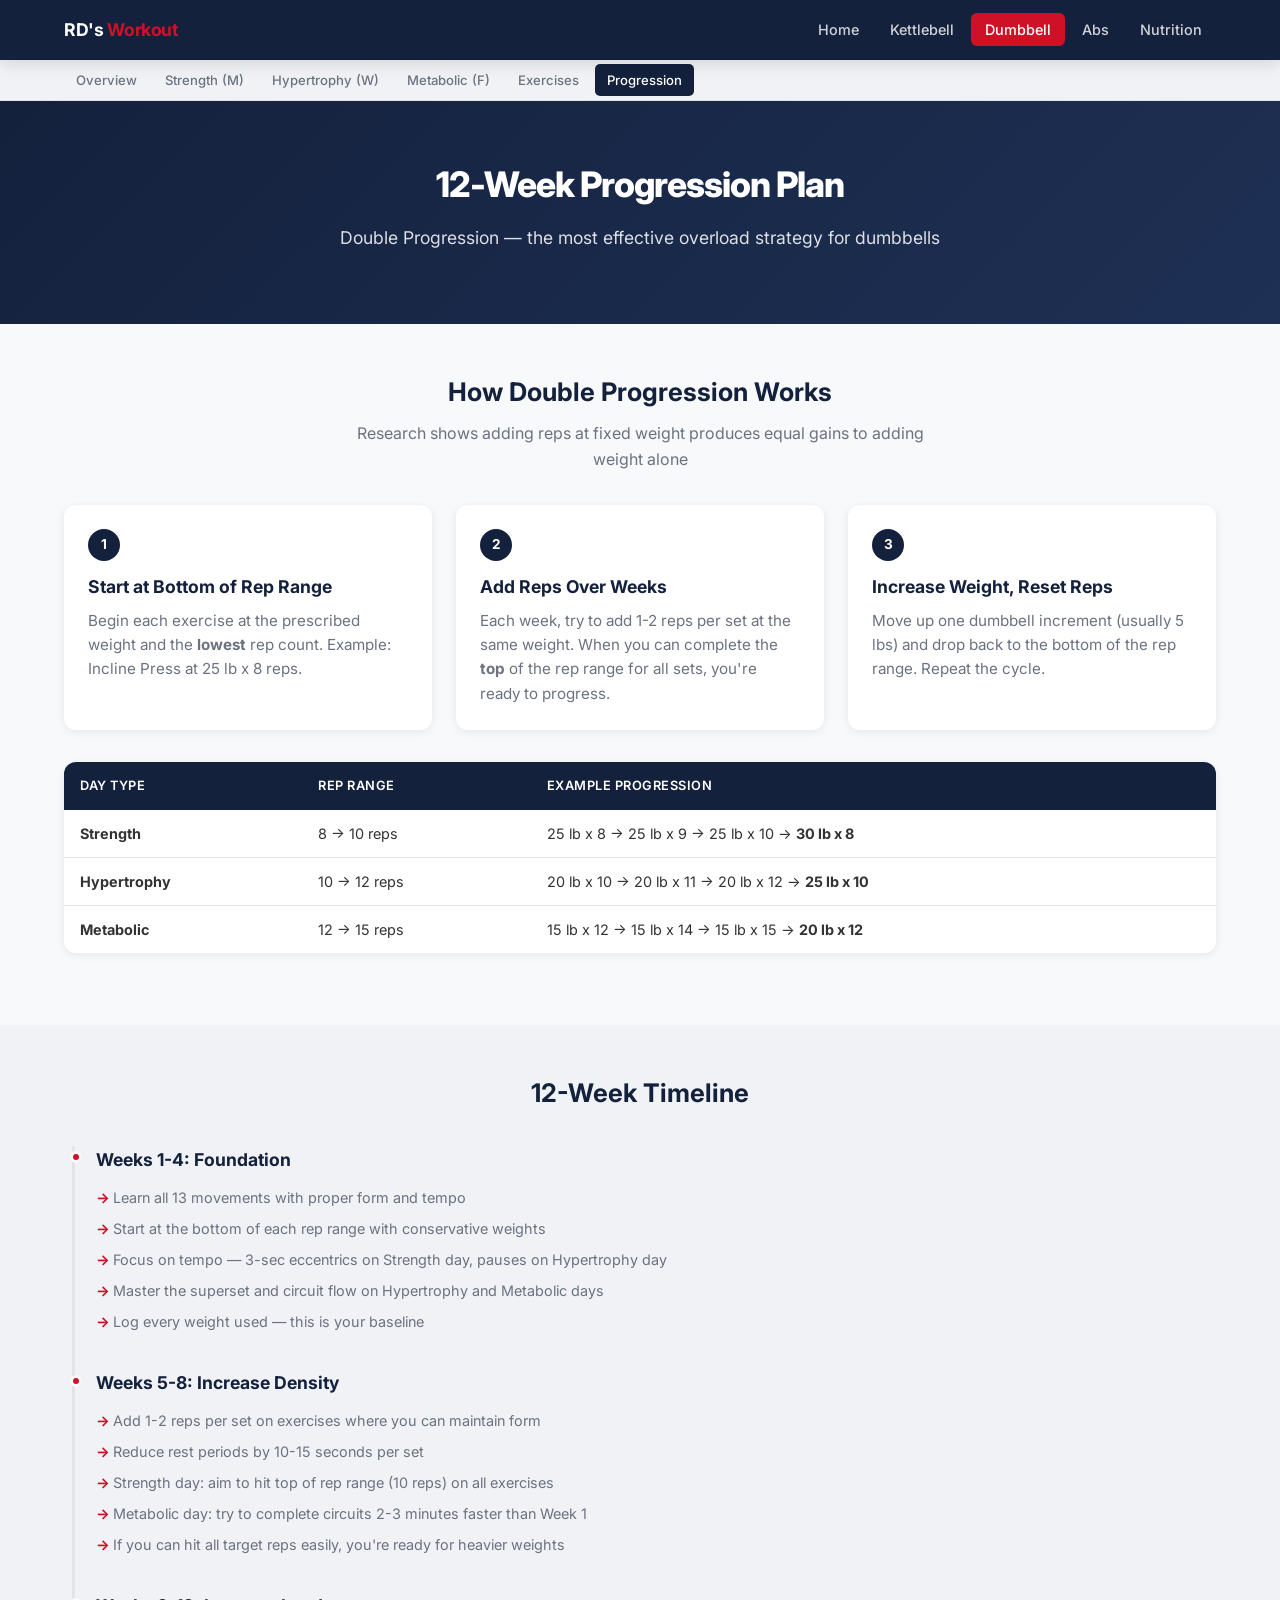
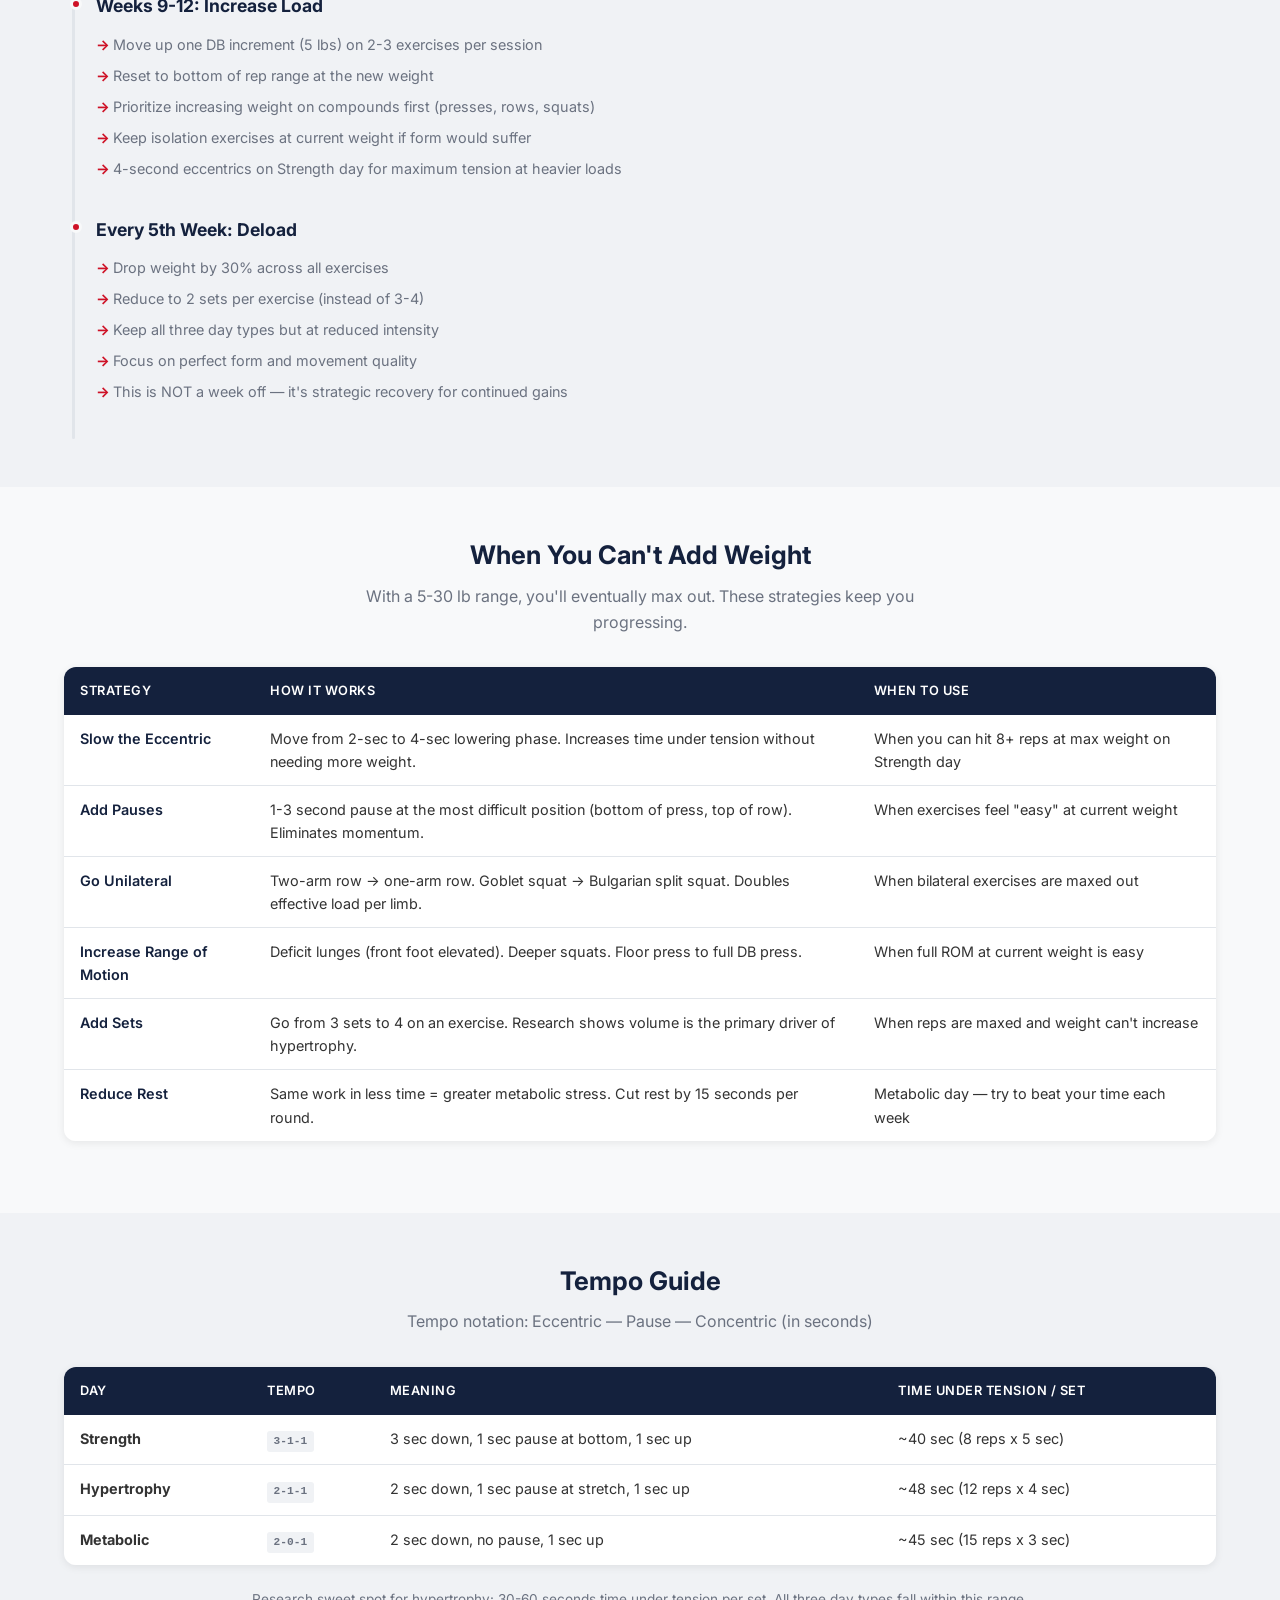
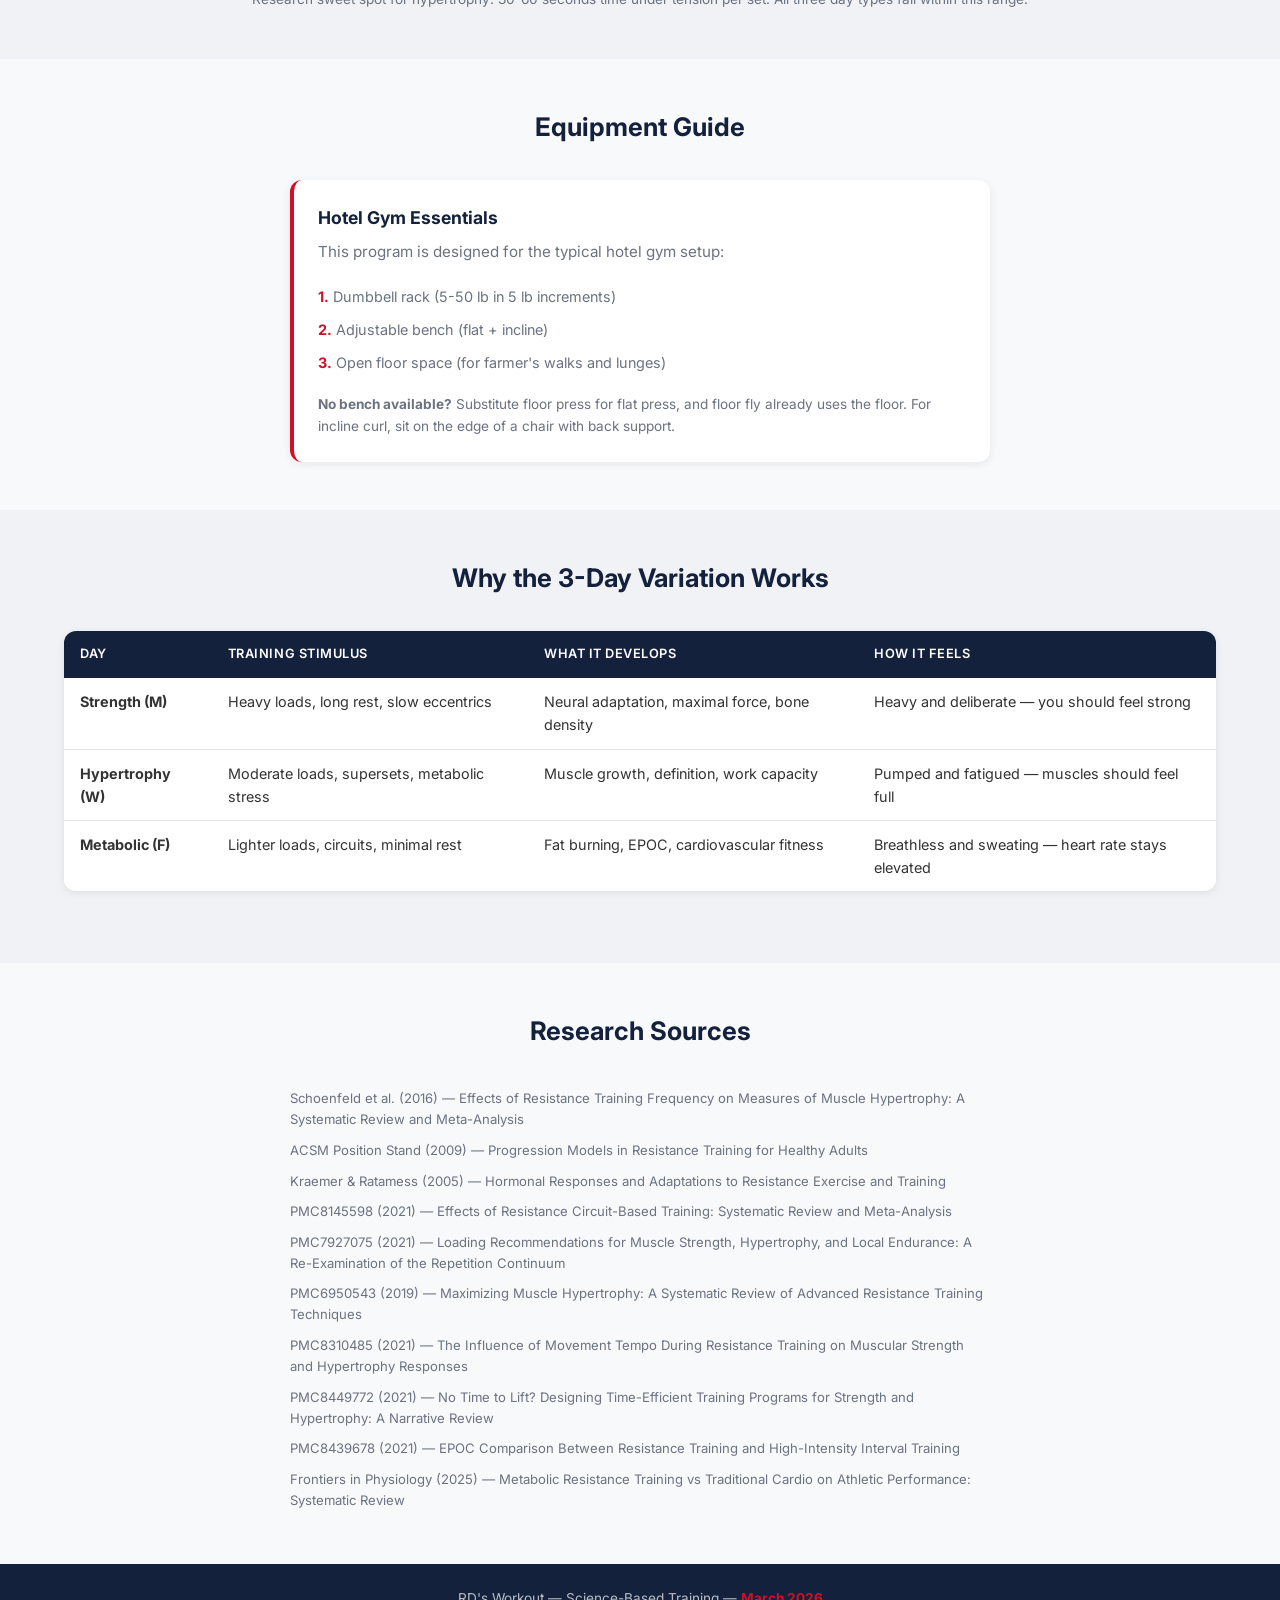
<file: db-progression.html>
<!DOCTYPE html>
<html lang="en">
<head>
  <meta charset="UTF-8">
  <meta name="viewport" content="width=device-width, initial-scale=1.0">
  <title>Progression Plan | DB Workout</title>
  <link rel="preconnect" href="https://fonts.googleapis.com">
  <link href="https://fonts.googleapis.com/css2?family=Inter:wght@400;500;600;700;800&display=swap" rel="stylesheet">
  <link rel="stylesheet" href="css/style.css">
</head>
<body class="has-subnav">

  <nav class="nav">
    <div class="nav-inner">
      <a href="index.html" class="nav-logo">RD's <span>Workout</span></a>
      <ul class="nav-links">
        <li><a href="index.html">Home</a></li>
        <li><a href="kettlebell.html">Kettlebell</a></li>
        <li><a href="dumbbell.html" class="active">Dumbbell</a></li>
        <li><a href="abs.html">Abs</a></li>
        <li><a href="nutrition.html">Nutrition</a></li>
      </ul>
      <button class="nav-toggle" aria-label="Toggle navigation" aria-expanded="false">
        <span></span><span></span><span></span>
      </button>
    </div>
  </nav>
  <div class="subnav">
    <div class="subnav-inner">
      <a href="dumbbell.html">Overview</a>
      <a href="strength.html">Strength (M)</a>
      <a href="hypertrophy.html">Hypertrophy (W)</a>
      <a href="metabolic.html">Metabolic (F)</a>
      <a href="db-exercises.html">Exercises</a>
      <a href="db-progression.html" class="active">Progression</a>
    </div>
  </div>

  <main>
    <section class="hero">
      <div class="container">
        <h1>12-Week Progression Plan</h1>
        <p class="hero-subtitle">Double Progression &mdash; the most effective overload strategy for dumbbells</p>
      </div>
    </section>

    <!-- How Double Progression Works -->
    <section class="section">
      <div class="container">
        <div class="section-header">
          <h2>How Double Progression Works</h2>
          <p>Research shows adding reps at fixed weight produces equal gains to adding weight alone</p>
        </div>
        <div class="card-grid">
          <div class="card">
            <div class="card-number">1</div>
            <h3>Start at Bottom of Rep Range</h3>
            <p>Begin each exercise at the prescribed weight and the <strong>lowest</strong> rep count. Example: Incline Press at 25 lb x 8 reps.</p>
          </div>
          <div class="card">
            <div class="card-number">2</div>
            <h3>Add Reps Over Weeks</h3>
            <p>Each week, try to add 1-2 reps per set at the same weight. When you can complete the <strong>top</strong> of the rep range for all sets, you're ready to progress.</p>
          </div>
          <div class="card">
            <div class="card-number">3</div>
            <h3>Increase Weight, Reset Reps</h3>
            <p>Move up one dumbbell increment (usually 5 lbs) and drop back to the bottom of the rep range. Repeat the cycle.</p>
          </div>
        </div>

        <div class="table-wrap" style="margin-top:2rem;">
          <table>
            <thead>
              <tr>
                <th>Day Type</th>
                <th>Rep Range</th>
                <th>Example Progression</th>
              </tr>
            </thead>
            <tbody>
              <tr>
                <td><strong>Strength</strong></td>
                <td>8 &rarr; 10 reps</td>
                <td>25 lb x 8 &rarr; 25 lb x 9 &rarr; 25 lb x 10 &rarr; <strong>30 lb x 8</strong></td>
              </tr>
              <tr>
                <td><strong>Hypertrophy</strong></td>
                <td>10 &rarr; 12 reps</td>
                <td>20 lb x 10 &rarr; 20 lb x 11 &rarr; 20 lb x 12 &rarr; <strong>25 lb x 10</strong></td>
              </tr>
              <tr>
                <td><strong>Metabolic</strong></td>
                <td>12 &rarr; 15 reps</td>
                <td>15 lb x 12 &rarr; 15 lb x 14 &rarr; 15 lb x 15 &rarr; <strong>20 lb x 12</strong></td>
              </tr>
            </tbody>
          </table>
        </div>
      </div>
    </section>

    <!-- 12-Week Timeline -->
    <section class="section section-alt">
      <div class="container">
        <div class="section-header">
          <h2>12-Week Timeline</h2>
        </div>
        <div class="timeline">
          <div class="timeline-item">
            <h3>Weeks 1-4: Foundation</h3>
            <ul>
              <li>Learn all 13 movements with proper form and tempo</li>
              <li>Start at the bottom of each rep range with conservative weights</li>
              <li>Focus on tempo &mdash; 3-sec eccentrics on Strength day, pauses on Hypertrophy day</li>
              <li>Master the superset and circuit flow on Hypertrophy and Metabolic days</li>
              <li>Log every weight used &mdash; this is your baseline</li>
            </ul>
          </div>
          <div class="timeline-item">
            <h3>Weeks 5-8: Increase Density</h3>
            <ul>
              <li>Add 1-2 reps per set on exercises where you can maintain form</li>
              <li>Reduce rest periods by 10-15 seconds per set</li>
              <li>Strength day: aim to hit top of rep range (10 reps) on all exercises</li>
              <li>Metabolic day: try to complete circuits 2-3 minutes faster than Week 1</li>
              <li>If you can hit all target reps easily, you're ready for heavier weights</li>
            </ul>
          </div>
          <div class="timeline-item">
            <h3>Weeks 9-12: Increase Load</h3>
            <ul>
              <li>Move up one DB increment (5 lbs) on 2-3 exercises per session</li>
              <li>Reset to bottom of rep range at the new weight</li>
              <li>Prioritize increasing weight on compounds first (presses, rows, squats)</li>
              <li>Keep isolation exercises at current weight if form would suffer</li>
              <li>4-second eccentrics on Strength day for maximum tension at heavier loads</li>
            </ul>
          </div>
          <div class="timeline-item">
            <h3>Every 5th Week: Deload</h3>
            <ul>
              <li>Drop weight by 30% across all exercises</li>
              <li>Reduce to 2 sets per exercise (instead of 3-4)</li>
              <li>Keep all three day types but at reduced intensity</li>
              <li>Focus on perfect form and movement quality</li>
              <li>This is NOT a week off &mdash; it's strategic recovery for continued gains</li>
            </ul>
          </div>
        </div>
      </div>
    </section>

    <!-- Additional Overload Strategies -->
    <section class="section">
      <div class="container">
        <div class="section-header">
          <h2>When You Can't Add Weight</h2>
          <p>With a 5-30 lb range, you'll eventually max out. These strategies keep you progressing.</p>
        </div>
        <div class="table-wrap">
          <table>
            <thead>
              <tr>
                <th>Strategy</th>
                <th>How It Works</th>
                <th>When to Use</th>
              </tr>
            </thead>
            <tbody>
              <tr>
                <td class="exercise-name">Slow the Eccentric</td>
                <td>Move from 2-sec to 4-sec lowering phase. Increases time under tension without needing more weight.</td>
                <td>When you can hit 8+ reps at max weight on Strength day</td>
              </tr>
              <tr>
                <td class="exercise-name">Add Pauses</td>
                <td>1-3 second pause at the most difficult position (bottom of press, top of row). Eliminates momentum.</td>
                <td>When exercises feel "easy" at current weight</td>
              </tr>
              <tr>
                <td class="exercise-name">Go Unilateral</td>
                <td>Two-arm row &rarr; one-arm row. Goblet squat &rarr; Bulgarian split squat. Doubles effective load per limb.</td>
                <td>When bilateral exercises are maxed out</td>
              </tr>
              <tr>
                <td class="exercise-name">Increase Range of Motion</td>
                <td>Deficit lunges (front foot elevated). Deeper squats. Floor press to full DB press.</td>
                <td>When full ROM at current weight is easy</td>
              </tr>
              <tr>
                <td class="exercise-name">Add Sets</td>
                <td>Go from 3 sets to 4 on an exercise. Research shows volume is the primary driver of hypertrophy.</td>
                <td>When reps are maxed and weight can't increase</td>
              </tr>
              <tr>
                <td class="exercise-name">Reduce Rest</td>
                <td>Same work in less time = greater metabolic stress. Cut rest by 15 seconds per round.</td>
                <td>Metabolic day &mdash; try to beat your time each week</td>
              </tr>
            </tbody>
          </table>
        </div>
      </div>
    </section>

    <!-- Tempo Guide -->
    <section class="section section-alt">
      <div class="container">
        <div class="section-header">
          <h2>Tempo Guide</h2>
          <p>Tempo notation: Eccentric &mdash; Pause &mdash; Concentric (in seconds)</p>
        </div>
        <div class="table-wrap">
          <table>
            <thead>
              <tr>
                <th>Day</th>
                <th>Tempo</th>
                <th>Meaning</th>
                <th>Time Under Tension / Set</th>
              </tr>
            </thead>
            <tbody>
              <tr>
                <td><strong>Strength</strong></td>
                <td><span class="tempo-badge">3-1-1</span></td>
                <td>3 sec down, 1 sec pause at bottom, 1 sec up</td>
                <td>~40 sec (8 reps x 5 sec)</td>
              </tr>
              <tr>
                <td><strong>Hypertrophy</strong></td>
                <td><span class="tempo-badge">2-1-1</span></td>
                <td>2 sec down, 1 sec pause at stretch, 1 sec up</td>
                <td>~48 sec (12 reps x 4 sec)</td>
              </tr>
              <tr>
                <td><strong>Metabolic</strong></td>
                <td><span class="tempo-badge">2-0-1</span></td>
                <td>2 sec down, no pause, 1 sec up</td>
                <td>~45 sec (15 reps x 3 sec)</td>
              </tr>
            </tbody>
          </table>
        </div>
        <p style="text-align:center; color:var(--gray-600); margin-top:1rem; font-size:0.85rem;">
          Research sweet spot for hypertrophy: 30-60 seconds time under tension per set. All three day types fall within this range.
        </p>
      </div>
    </section>

    <!-- Equipment -->
    <section class="section">
      <div class="container">
        <div class="section-header">
          <h2>Equipment Guide</h2>
        </div>
        <div class="card" style="border-left: 4px solid var(--accent); max-width:700px; margin:0 auto;">
          <h3>Hotel Gym Essentials</h3>
          <p style="margin-bottom:1rem;">This program is designed for the typical hotel gym setup:</p>
          <ul style="list-style:none; padding:0;">
            <li style="padding:0.3rem 0; font-size:0.9rem; color:var(--gray-600);">
              <span style="color:var(--accent); font-weight:700;">1.</span> Dumbbell rack (5-50 lb in 5 lb increments)
            </li>
            <li style="padding:0.3rem 0; font-size:0.9rem; color:var(--gray-600);">
              <span style="color:var(--accent); font-weight:700;">2.</span> Adjustable bench (flat + incline)
            </li>
            <li style="padding:0.3rem 0; font-size:0.9rem; color:var(--gray-600);">
              <span style="color:var(--accent); font-weight:700;">3.</span> Open floor space (for farmer's walks and lunges)
            </li>
          </ul>
          <p style="margin-top:1rem; font-size:0.85rem; color:var(--gray-600);">
            <strong>No bench available?</strong> Substitute floor press for flat press, and floor fly already uses the floor. For incline curl, sit on the edge of a chair with back support.
          </p>
        </div>
      </div>
    </section>

    <!-- Why 3-Day Variation Works -->
    <section class="section section-alt">
      <div class="container">
        <div class="section-header">
          <h2>Why the 3-Day Variation Works</h2>
        </div>
        <div class="table-wrap">
          <table>
            <thead>
              <tr>
                <th>Day</th>
                <th>Training Stimulus</th>
                <th>What It Develops</th>
                <th>How It Feels</th>
              </tr>
            </thead>
            <tbody>
              <tr>
                <td><strong>Strength (M)</strong></td>
                <td>Heavy loads, long rest, slow eccentrics</td>
                <td>Neural adaptation, maximal force, bone density</td>
                <td>Heavy and deliberate &mdash; you should feel strong</td>
              </tr>
              <tr>
                <td><strong>Hypertrophy (W)</strong></td>
                <td>Moderate loads, supersets, metabolic stress</td>
                <td>Muscle growth, definition, work capacity</td>
                <td>Pumped and fatigued &mdash; muscles should feel full</td>
              </tr>
              <tr>
                <td><strong>Metabolic (F)</strong></td>
                <td>Lighter loads, circuits, minimal rest</td>
                <td>Fat burning, EPOC, cardiovascular fitness</td>
                <td>Breathless and sweating &mdash; heart rate stays elevated</td>
              </tr>
            </tbody>
          </table>
        </div>
      </div>
    </section>

    <!-- Research Sources -->
    <section class="section">
      <div class="container">
        <div class="section-header">
          <h2>Research Sources</h2>
        </div>
        <ul style="list-style:none; padding:0; max-width:700px; margin:0 auto;">
          <li style="padding:0.3rem 0; font-size:0.82rem; color:var(--gray-600);">Schoenfeld et al. (2016) &mdash; Effects of Resistance Training Frequency on Measures of Muscle Hypertrophy: A Systematic Review and Meta-Analysis</li>
          <li style="padding:0.3rem 0; font-size:0.82rem; color:var(--gray-600);">ACSM Position Stand (2009) &mdash; Progression Models in Resistance Training for Healthy Adults</li>
          <li style="padding:0.3rem 0; font-size:0.82rem; color:var(--gray-600);">Kraemer &amp; Ratamess (2005) &mdash; Hormonal Responses and Adaptations to Resistance Exercise and Training</li>
          <li style="padding:0.3rem 0; font-size:0.82rem; color:var(--gray-600);">PMC8145598 (2021) &mdash; Effects of Resistance Circuit-Based Training: Systematic Review and Meta-Analysis</li>
          <li style="padding:0.3rem 0; font-size:0.82rem; color:var(--gray-600);">PMC7927075 (2021) &mdash; Loading Recommendations for Muscle Strength, Hypertrophy, and Local Endurance: A Re-Examination of the Repetition Continuum</li>
          <li style="padding:0.3rem 0; font-size:0.82rem; color:var(--gray-600);">PMC6950543 (2019) &mdash; Maximizing Muscle Hypertrophy: A Systematic Review of Advanced Resistance Training Techniques</li>
          <li style="padding:0.3rem 0; font-size:0.82rem; color:var(--gray-600);">PMC8310485 (2021) &mdash; The Influence of Movement Tempo During Resistance Training on Muscular Strength and Hypertrophy Responses</li>
          <li style="padding:0.3rem 0; font-size:0.82rem; color:var(--gray-600);">PMC8449772 (2021) &mdash; No Time to Lift? Designing Time-Efficient Training Programs for Strength and Hypertrophy: A Narrative Review</li>
          <li style="padding:0.3rem 0; font-size:0.82rem; color:var(--gray-600);">PMC8439678 (2021) &mdash; EPOC Comparison Between Resistance Training and High-Intensity Interval Training</li>
          <li style="padding:0.3rem 0; font-size:0.82rem; color:var(--gray-600);">Frontiers in Physiology (2025) &mdash; Metabolic Resistance Training vs Traditional Cardio on Athletic Performance: Systematic Review</li>
        </ul>
      </div>
    </section>
  </main>

  <footer>
    <p>RD's Workout &mdash; Science-Based Training &mdash; <strong>March 2026</strong></p>
  </footer>

  <script src="js/main.js"></script>
</body>
</html>
</file>
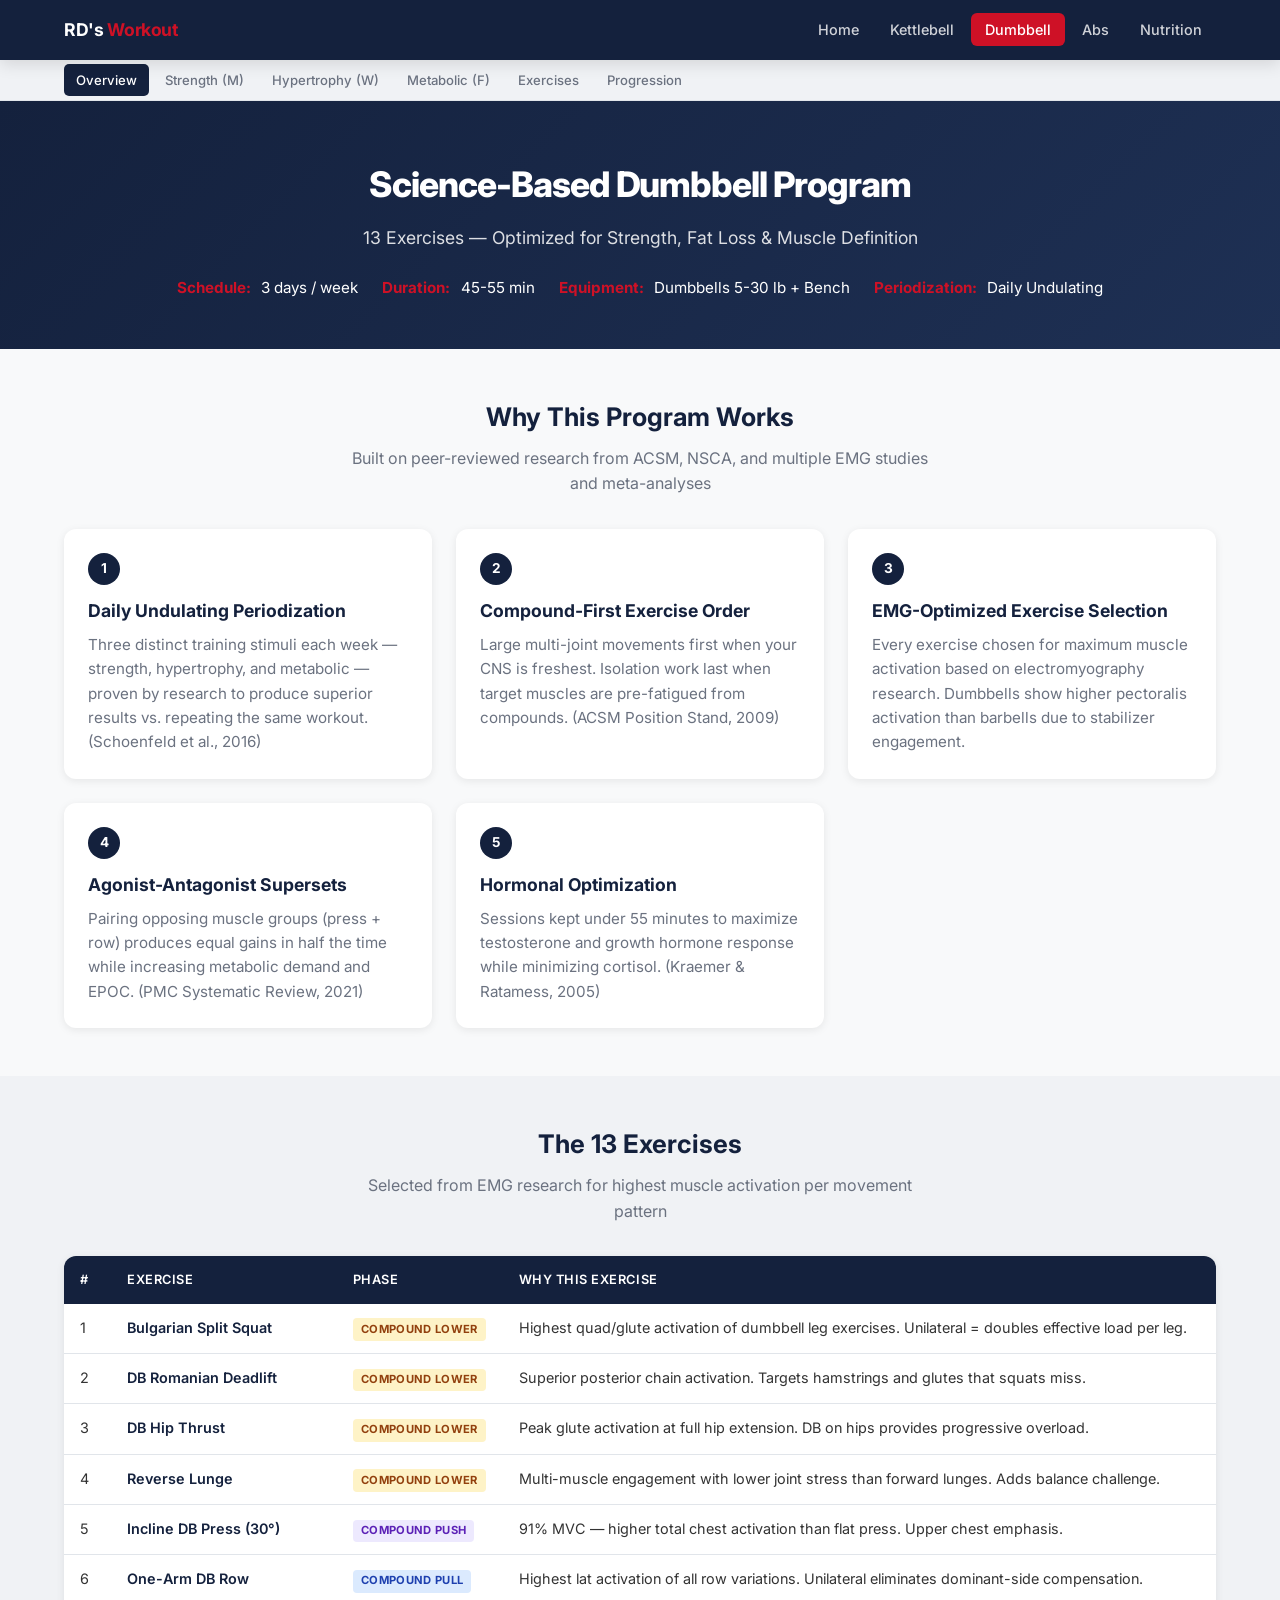
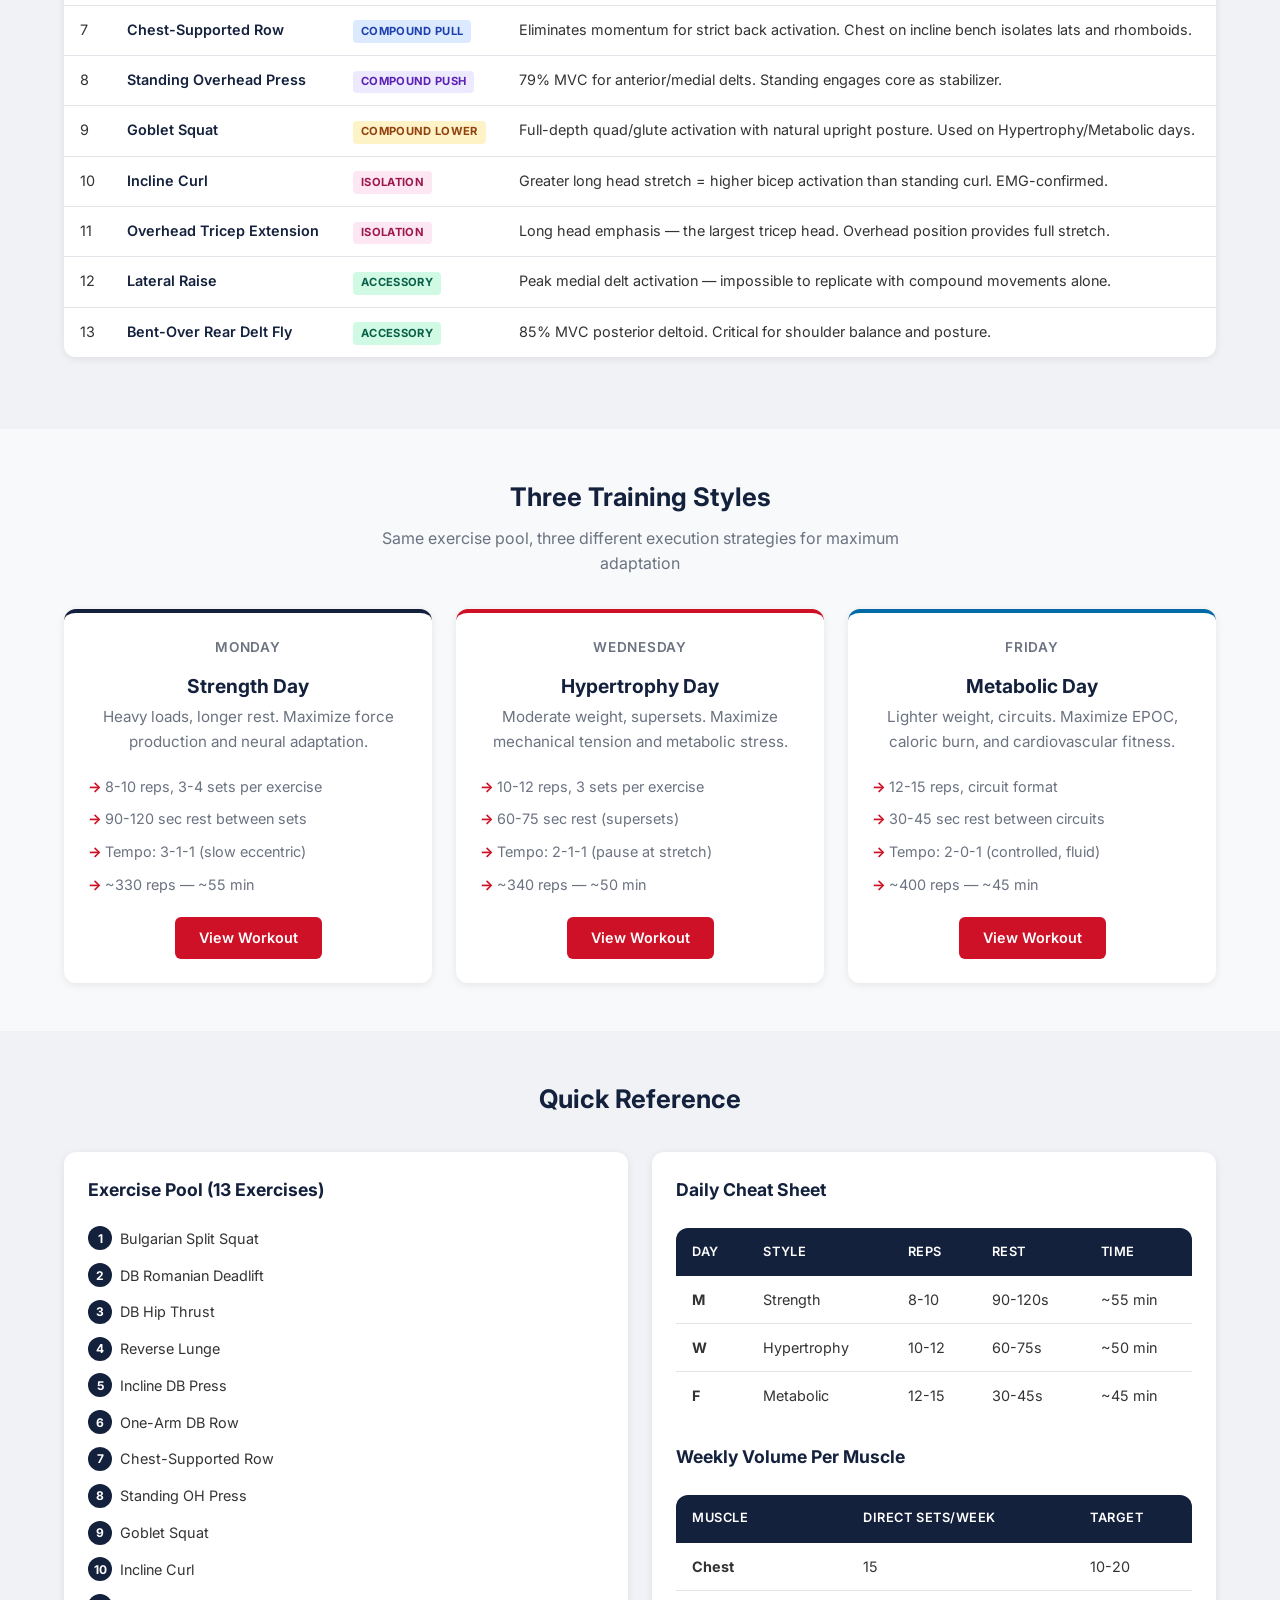
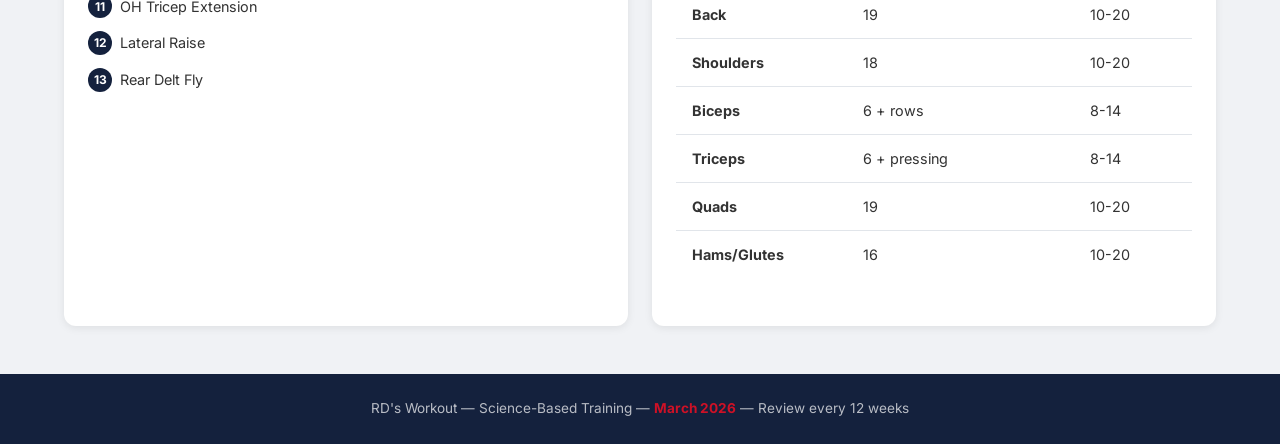
<file: dumbbell.html>
<!DOCTYPE html>
<html lang="en">
<head>
  <meta charset="UTF-8">
  <meta name="viewport" content="width=device-width, initial-scale=1.0">
  <title>Dumbbell Workout Program</title>
  <link rel="preconnect" href="https://fonts.googleapis.com">
  <link href="https://fonts.googleapis.com/css2?family=Inter:wght@400;500;600;700;800&display=swap" rel="stylesheet">
  <link rel="stylesheet" href="css/style.css">
</head>
<body class="has-subnav">

  <!-- Navigation -->
  <nav class="nav">
    <div class="nav-inner">
      <a href="index.html" class="nav-logo">RD's <span>Workout</span></a>
      <ul class="nav-links">
        <li><a href="index.html">Home</a></li>
        <li><a href="kettlebell.html">Kettlebell</a></li>
        <li><a href="dumbbell.html" class="active">Dumbbell</a></li>
        <li><a href="abs.html">Abs</a></li>
        <li><a href="nutrition.html">Nutrition</a></li>
      </ul>
      <button class="nav-toggle" aria-label="Toggle navigation" aria-expanded="false">
        <span></span><span></span><span></span>
      </button>
    </div>
  </nav>
  <div class="subnav">
    <div class="subnav-inner">
      <a href="dumbbell.html" class="active">Overview</a>
      <a href="strength.html">Strength (M)</a>
      <a href="hypertrophy.html">Hypertrophy (W)</a>
      <a href="metabolic.html">Metabolic (F)</a>
      <a href="db-exercises.html">Exercises</a>
      <a href="db-progression.html">Progression</a>
    </div>
  </div>

  <main>
    <!-- Hero -->
    <section class="hero">
      <div class="container">
        <h1>Science-Based Dumbbell Program</h1>
        <p class="hero-subtitle">13 Exercises &mdash; Optimized for Strength, Fat Loss &amp; Muscle Definition</p>
        <div class="hero-meta">
          <div class="hero-meta-item"><strong>Schedule:</strong>&nbsp;3 days / week</div>
          <div class="hero-meta-item"><strong>Duration:</strong>&nbsp;45-55 min</div>
          <div class="hero-meta-item"><strong>Equipment:</strong>&nbsp;Dumbbells 5-30 lb + Bench</div>
          <div class="hero-meta-item"><strong>Periodization:</strong>&nbsp;Daily Undulating</div>
        </div>
      </div>
    </section>

    <!-- Why This Works -->
    <section class="section">
      <div class="container">
        <div class="section-header">
          <h2>Why This Program Works</h2>
          <p>Built on peer-reviewed research from ACSM, NSCA, and multiple EMG studies and meta-analyses</p>
        </div>
        <div class="card-grid">
          <div class="card">
            <div class="card-number">1</div>
            <h3>Daily Undulating Periodization</h3>
            <p>Three distinct training stimuli each week &mdash; strength, hypertrophy, and metabolic &mdash; proven by research to produce superior results vs. repeating the same workout. (Schoenfeld et al., 2016)</p>
          </div>
          <div class="card">
            <div class="card-number">2</div>
            <h3>Compound-First Exercise Order</h3>
            <p>Large multi-joint movements first when your CNS is freshest. Isolation work last when target muscles are pre-fatigued from compounds. (ACSM Position Stand, 2009)</p>
          </div>
          <div class="card">
            <div class="card-number">3</div>
            <h3>EMG-Optimized Exercise Selection</h3>
            <p>Every exercise chosen for maximum muscle activation based on electromyography research. Dumbbells show higher pectoralis activation than barbells due to stabilizer engagement.</p>
          </div>
          <div class="card">
            <div class="card-number">4</div>
            <h3>Agonist-Antagonist Supersets</h3>
            <p>Pairing opposing muscle groups (press + row) produces equal gains in half the time while increasing metabolic demand and EPOC. (PMC Systematic Review, 2021)</p>
          </div>
          <div class="card">
            <div class="card-number">5</div>
            <h3>Hormonal Optimization</h3>
            <p>Sessions kept under 55 minutes to maximize testosterone and growth hormone response while minimizing cortisol. (Kraemer &amp; Ratamess, 2005)</p>
          </div>
        </div>
      </div>
    </section>

    <!-- Exercise Order -->
    <section class="section section-alt">
      <div class="container">
        <div class="section-header">
          <h2>The 13 Exercises</h2>
          <p>Selected from EMG research for highest muscle activation per movement pattern</p>
        </div>
        <div class="table-wrap">
          <table>
            <thead>
              <tr>
                <th>#</th>
                <th>Exercise</th>
                <th>Phase</th>
                <th>Why This Exercise</th>
              </tr>
            </thead>
            <tbody>
              <tr>
                <td>1</td>
                <td class="exercise-name">Bulgarian Split Squat</td>
                <td><span class="phase-badge phase-compound-lower">Compound Lower</span></td>
                <td>Highest quad/glute activation of dumbbell leg exercises. Unilateral = doubles effective load per leg.</td>
              </tr>
              <tr>
                <td>2</td>
                <td class="exercise-name">DB Romanian Deadlift</td>
                <td><span class="phase-badge phase-compound-lower">Compound Lower</span></td>
                <td>Superior posterior chain activation. Targets hamstrings and glutes that squats miss.</td>
              </tr>
              <tr>
                <td>3</td>
                <td class="exercise-name">DB Hip Thrust</td>
                <td><span class="phase-badge phase-compound-lower">Compound Lower</span></td>
                <td>Peak glute activation at full hip extension. DB on hips provides progressive overload.</td>
              </tr>
              <tr>
                <td>4</td>
                <td class="exercise-name">Reverse Lunge</td>
                <td><span class="phase-badge phase-compound-lower">Compound Lower</span></td>
                <td>Multi-muscle engagement with lower joint stress than forward lunges. Adds balance challenge.</td>
              </tr>
              <tr>
                <td>5</td>
                <td class="exercise-name">Incline DB Press (30&deg;)</td>
                <td><span class="phase-badge phase-compound-push">Compound Push</span></td>
                <td>91% MVC &mdash; higher total chest activation than flat press. Upper chest emphasis.</td>
              </tr>
              <tr>
                <td>6</td>
                <td class="exercise-name">One-Arm DB Row</td>
                <td><span class="phase-badge phase-compound-pull">Compound Pull</span></td>
                <td>Highest lat activation of all row variations. Unilateral eliminates dominant-side compensation.</td>
              </tr>
              <tr>
                <td>7</td>
                <td class="exercise-name">Chest-Supported Row</td>
                <td><span class="phase-badge phase-compound-pull">Compound Pull</span></td>
                <td>Eliminates momentum for strict back activation. Chest on incline bench isolates lats and rhomboids.</td>
              </tr>
              <tr>
                <td>8</td>
                <td class="exercise-name">Standing Overhead Press</td>
                <td><span class="phase-badge phase-compound-push">Compound Push</span></td>
                <td>79% MVC for anterior/medial delts. Standing engages core as stabilizer.</td>
              </tr>
              <tr>
                <td>9</td>
                <td class="exercise-name">Goblet Squat</td>
                <td><span class="phase-badge phase-compound-lower">Compound Lower</span></td>
                <td>Full-depth quad/glute activation with natural upright posture. Used on Hypertrophy/Metabolic days.</td>
              </tr>
              <tr>
                <td>10</td>
                <td class="exercise-name">Incline Curl</td>
                <td><span class="phase-badge phase-isolation">Isolation</span></td>
                <td>Greater long head stretch = higher bicep activation than standing curl. EMG-confirmed.</td>
              </tr>
              <tr>
                <td>11</td>
                <td class="exercise-name">Overhead Tricep Extension</td>
                <td><span class="phase-badge phase-isolation">Isolation</span></td>
                <td>Long head emphasis &mdash; the largest tricep head. Overhead position provides full stretch.</td>
              </tr>
              <tr>
                <td>12</td>
                <td class="exercise-name">Lateral Raise</td>
                <td><span class="phase-badge phase-accessory">Accessory</span></td>
                <td>Peak medial delt activation &mdash; impossible to replicate with compound movements alone.</td>
              </tr>
              <tr>
                <td>13</td>
                <td class="exercise-name">Bent-Over Rear Delt Fly</td>
                <td><span class="phase-badge phase-accessory">Accessory</span></td>
                <td>85% MVC posterior deltoid. Critical for shoulder balance and posture.</td>
              </tr>
            </tbody>
          </table>
        </div>
      </div>
    </section>

    <!-- Weekly Overview -->
    <section class="section">
      <div class="container">
        <div class="section-header">
          <h2>Three Training Styles</h2>
          <p>Same exercise pool, three different execution strategies for maximum adaptation</p>
        </div>
        <div class="card-grid">
          <div class="card day-card strength-card">
            <div class="day-label">Monday</div>
            <h3>Strength Day</h3>
            <p>Heavy loads, longer rest. Maximize force production and neural adaptation.</p>
            <ul>
              <li>8-10 reps, 3-4 sets per exercise</li>
              <li>90-120 sec rest between sets</li>
              <li>Tempo: 3-1-1 (slow eccentric)</li>
              <li>~330 reps &mdash; ~55 min</li>
            </ul>
            <a href="strength.html" class="btn btn-primary">View Workout</a>
          </div>
          <div class="card day-card hypertrophy-card">
            <div class="day-label">Wednesday</div>
            <h3>Hypertrophy Day</h3>
            <p>Moderate weight, supersets. Maximize mechanical tension and metabolic stress.</p>
            <ul>
              <li>10-12 reps, 3 sets per exercise</li>
              <li>60-75 sec rest (supersets)</li>
              <li>Tempo: 2-1-1 (pause at stretch)</li>
              <li>~340 reps &mdash; ~50 min</li>
            </ul>
            <a href="hypertrophy.html" class="btn btn-primary">View Workout</a>
          </div>
          <div class="card day-card metabolic-card">
            <div class="day-label">Friday</div>
            <h3>Metabolic Day</h3>
            <p>Lighter weight, circuits. Maximize EPOC, caloric burn, and cardiovascular fitness.</p>
            <ul>
              <li>12-15 reps, circuit format</li>
              <li>30-45 sec rest between circuits</li>
              <li>Tempo: 2-0-1 (controlled, fluid)</li>
              <li>~400 reps &mdash; ~45 min</li>
            </ul>
            <a href="metabolic.html" class="btn btn-primary">View Workout</a>
          </div>
        </div>
      </div>
    </section>

    <!-- Quick Reference -->
    <section class="section section-alt">
      <div class="container">
        <div class="section-header">
          <h2>Quick Reference</h2>
        </div>
        <div class="quick-ref">
          <div class="quick-ref-list">
            <h3>Exercise Pool (13 Exercises)</h3>
            <ol>
              <li>Bulgarian Split Squat</li>
              <li>DB Romanian Deadlift</li>
              <li>DB Hip Thrust</li>
              <li>Reverse Lunge</li>
              <li>Incline DB Press</li>
              <li>One-Arm DB Row</li>
              <li>Chest-Supported Row</li>
              <li>Standing OH Press</li>
              <li>Goblet Squat</li>
              <li>Incline Curl</li>
              <li>OH Tricep Extension</li>
              <li>Lateral Raise</li>
              <li>Rear Delt Fly</li>
            </ol>
          </div>
          <div class="quick-ref-list">
            <h3>Daily Cheat Sheet</h3>
            <div class="table-wrap" style="box-shadow:none;">
              <table>
                <thead>
                  <tr><th>Day</th><th>Style</th><th>Reps</th><th>Rest</th><th>Time</th></tr>
                </thead>
                <tbody>
                  <tr><td><strong>M</strong></td><td>Strength</td><td>8-10</td><td>90-120s</td><td>~55 min</td></tr>
                  <tr><td><strong>W</strong></td><td>Hypertrophy</td><td>10-12</td><td>60-75s</td><td>~50 min</td></tr>
                  <tr><td><strong>F</strong></td><td>Metabolic</td><td>12-15</td><td>30-45s</td><td>~45 min</td></tr>
                </tbody>
              </table>
            </div>

            <h3 style="margin-top:1.5rem;">Weekly Volume Per Muscle</h3>
            <div class="table-wrap" style="box-shadow:none;">
              <table>
                <thead>
                  <tr><th>Muscle</th><th>Direct Sets/Week</th><th>Target</th></tr>
                </thead>
                <tbody>
                  <tr><td><strong>Chest</strong></td><td>15</td><td>10-20</td></tr>
                  <tr><td><strong>Back</strong></td><td>19</td><td>10-20</td></tr>
                  <tr><td><strong>Shoulders</strong></td><td>18</td><td>10-20</td></tr>
                  <tr><td><strong>Biceps</strong></td><td>6 + rows</td><td>8-14</td></tr>
                  <tr><td><strong>Triceps</strong></td><td>6 + pressing</td><td>8-14</td></tr>
                  <tr><td><strong>Quads</strong></td><td>19</td><td>10-20</td></tr>
                  <tr><td><strong>Hams/Glutes</strong></td><td>16</td><td>10-20</td></tr>
                </tbody>
              </table>
            </div>
          </div>
        </div>
      </div>
    </section>
  </main>

  <footer>
    <p>RD's Workout &mdash; Science-Based Training &mdash; <strong>March 2026</strong> &mdash; Review every 12 weeks</p>
  </footer>

  <script src="js/main.js"></script>
</body>
</html>
</file>
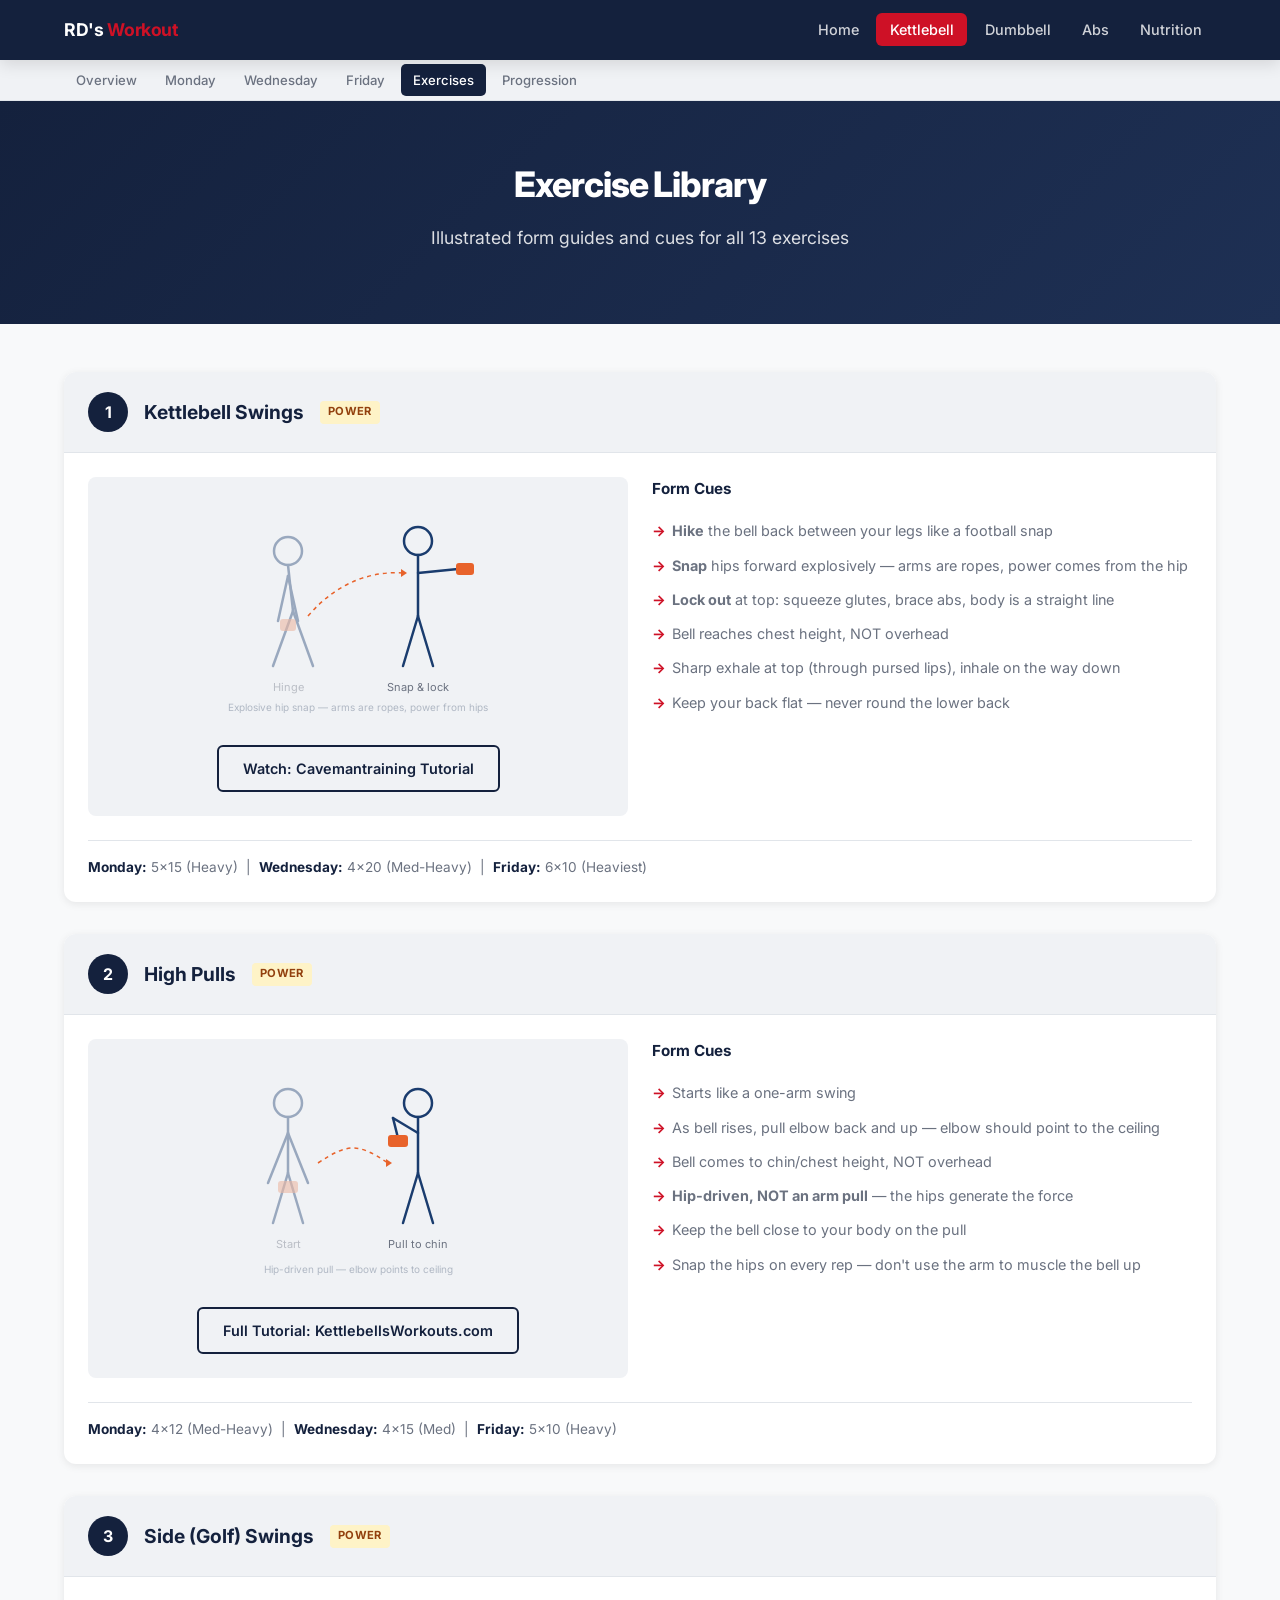
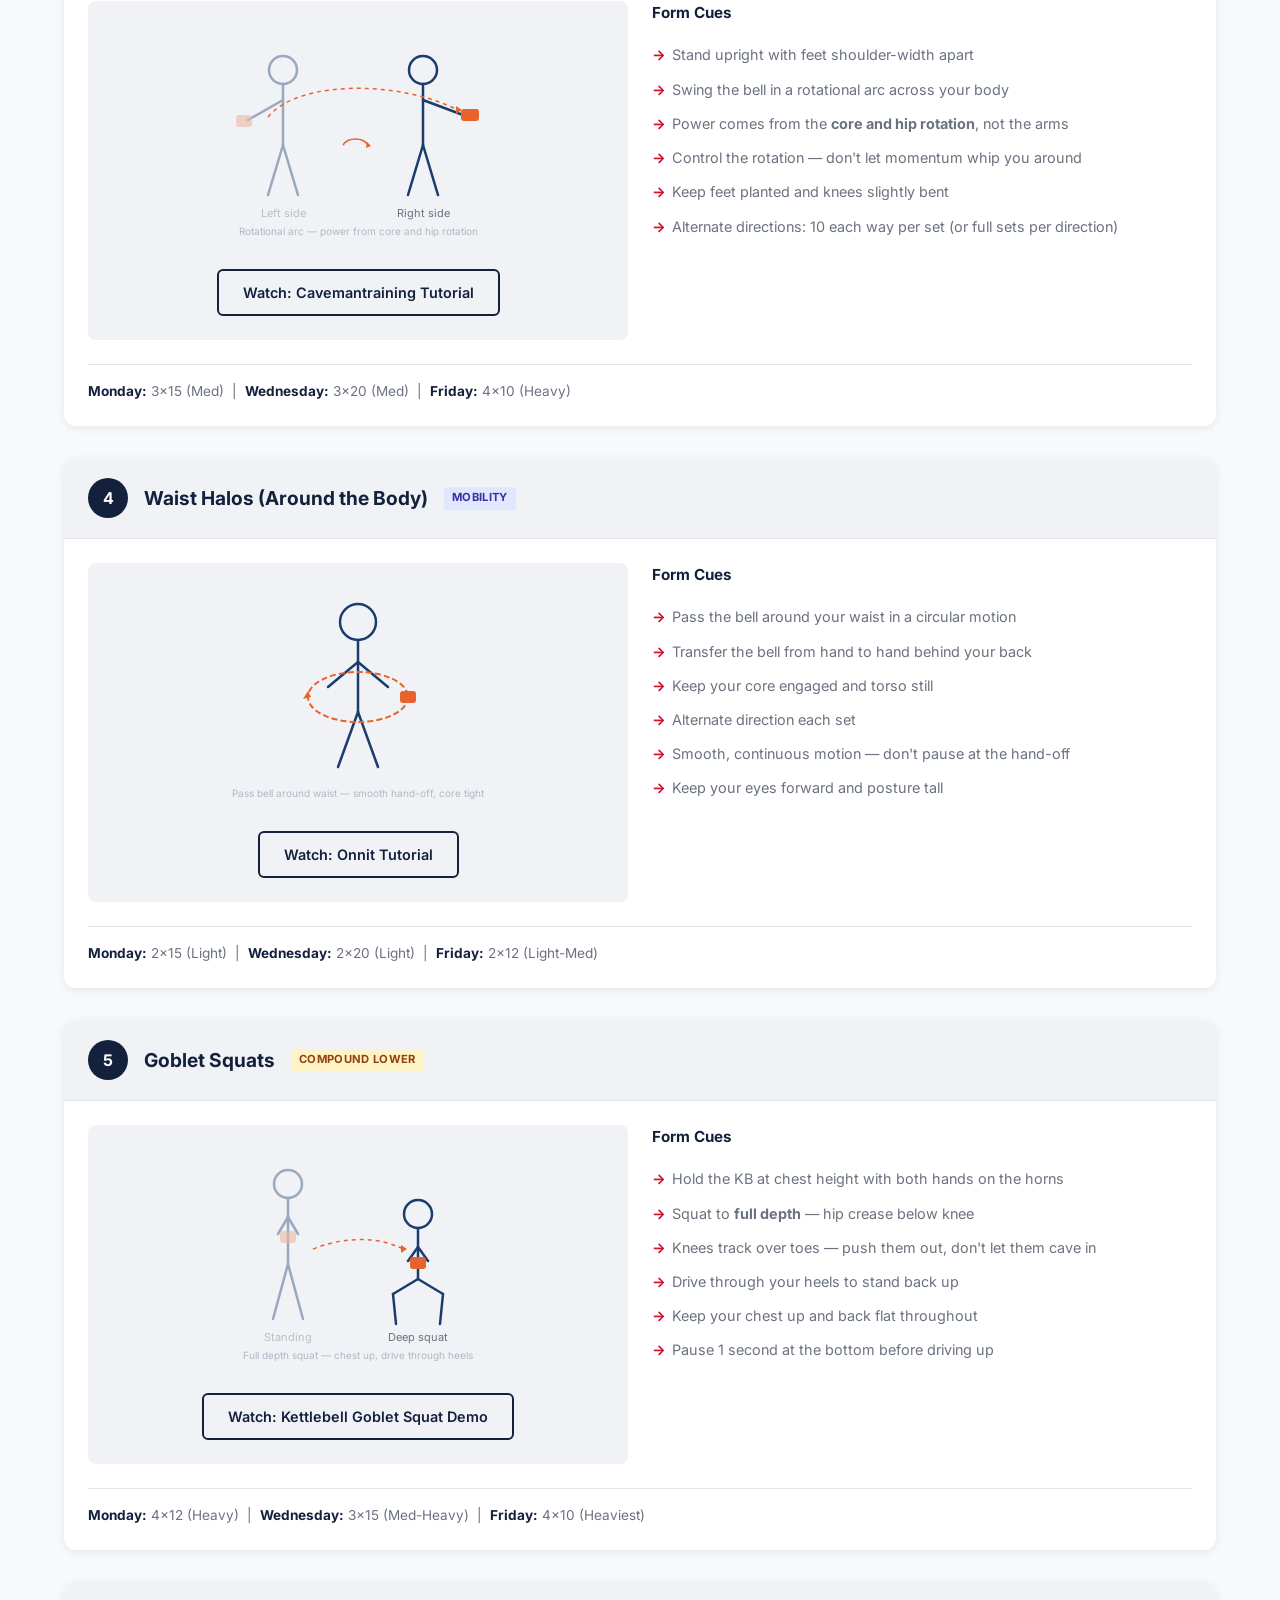
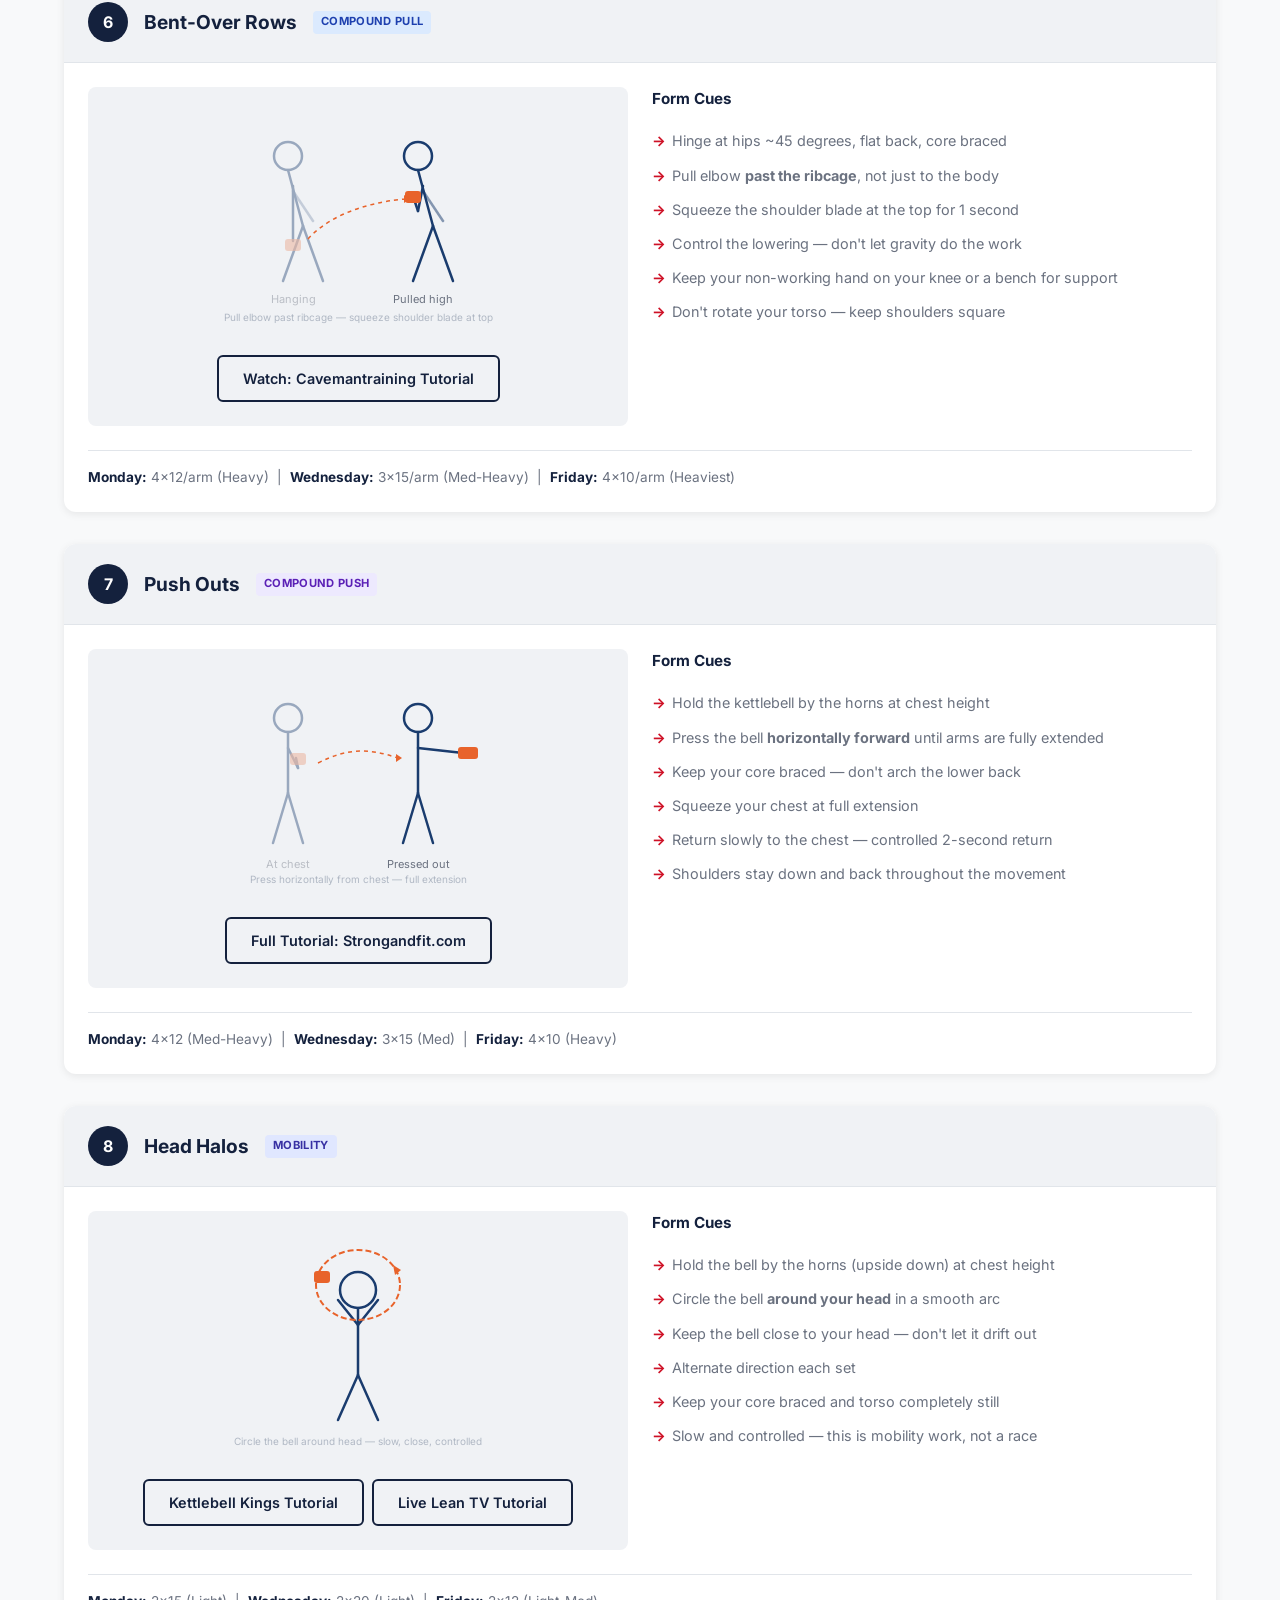
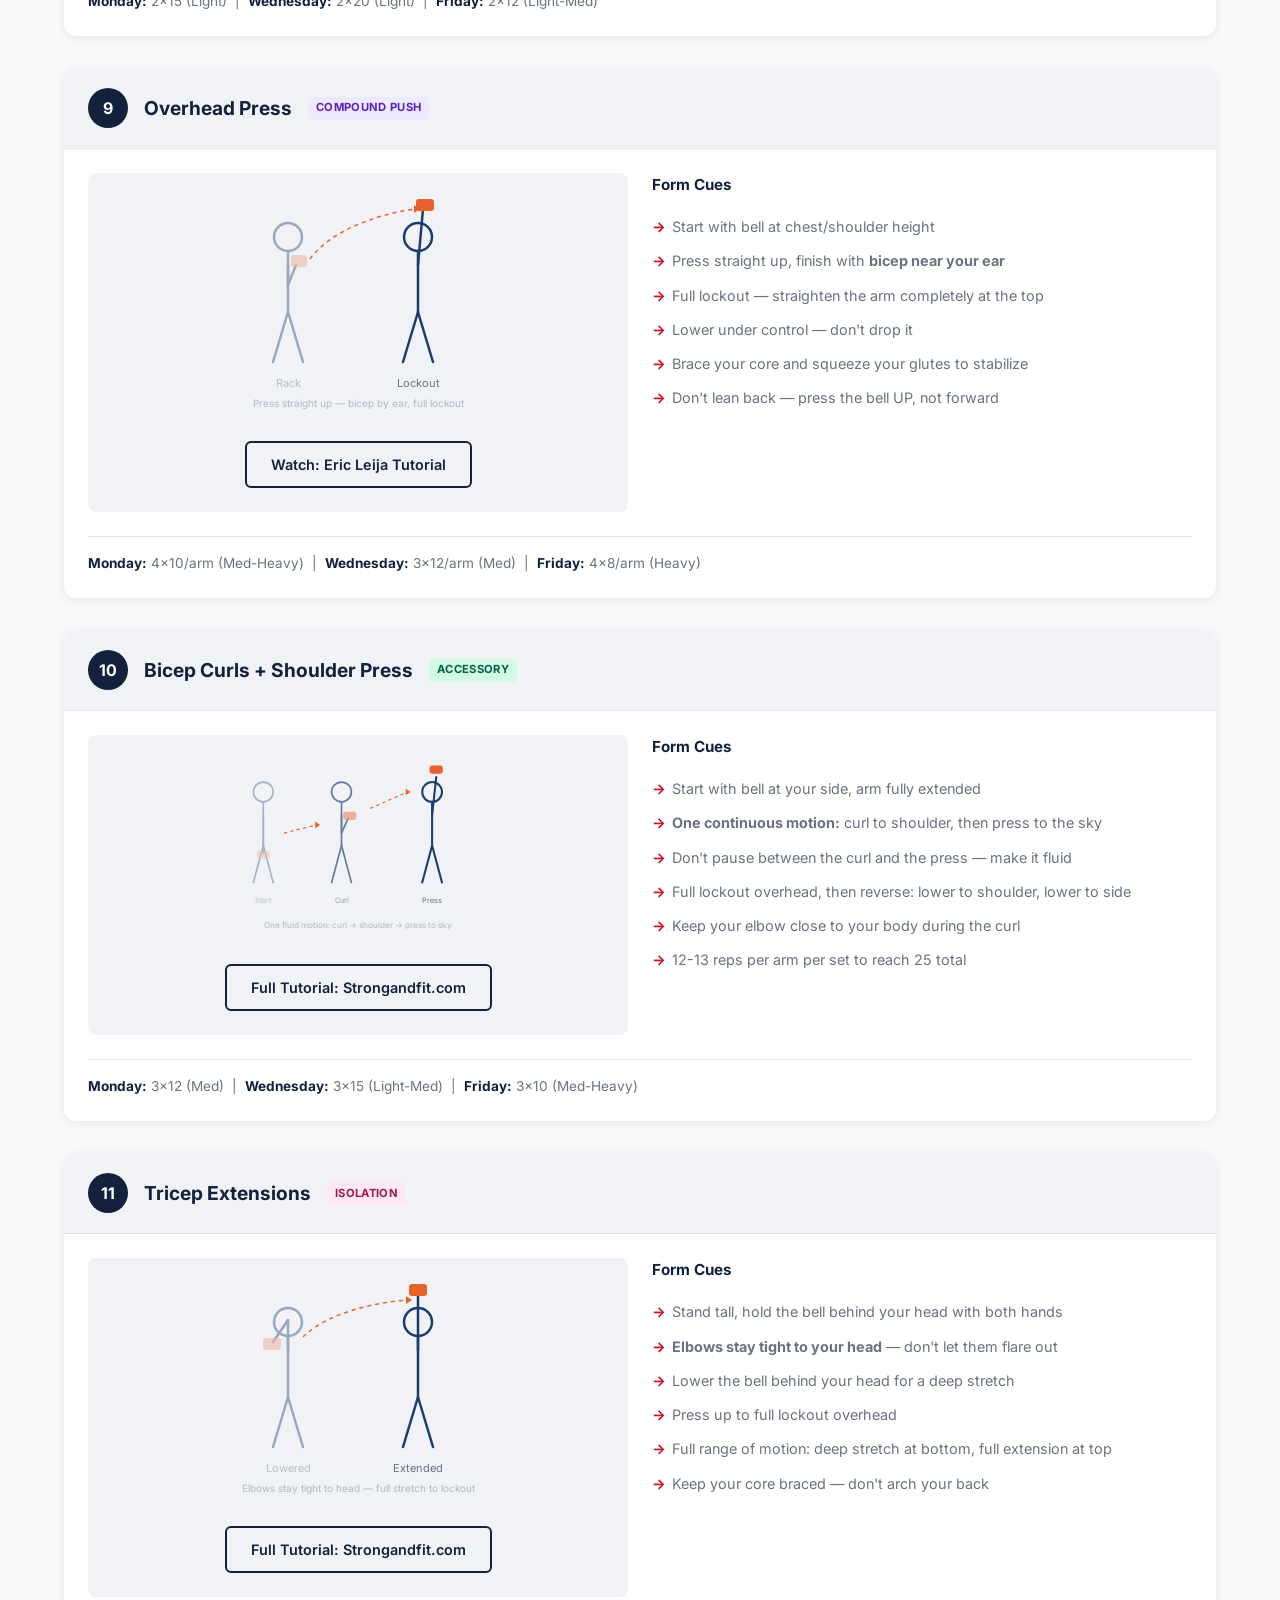
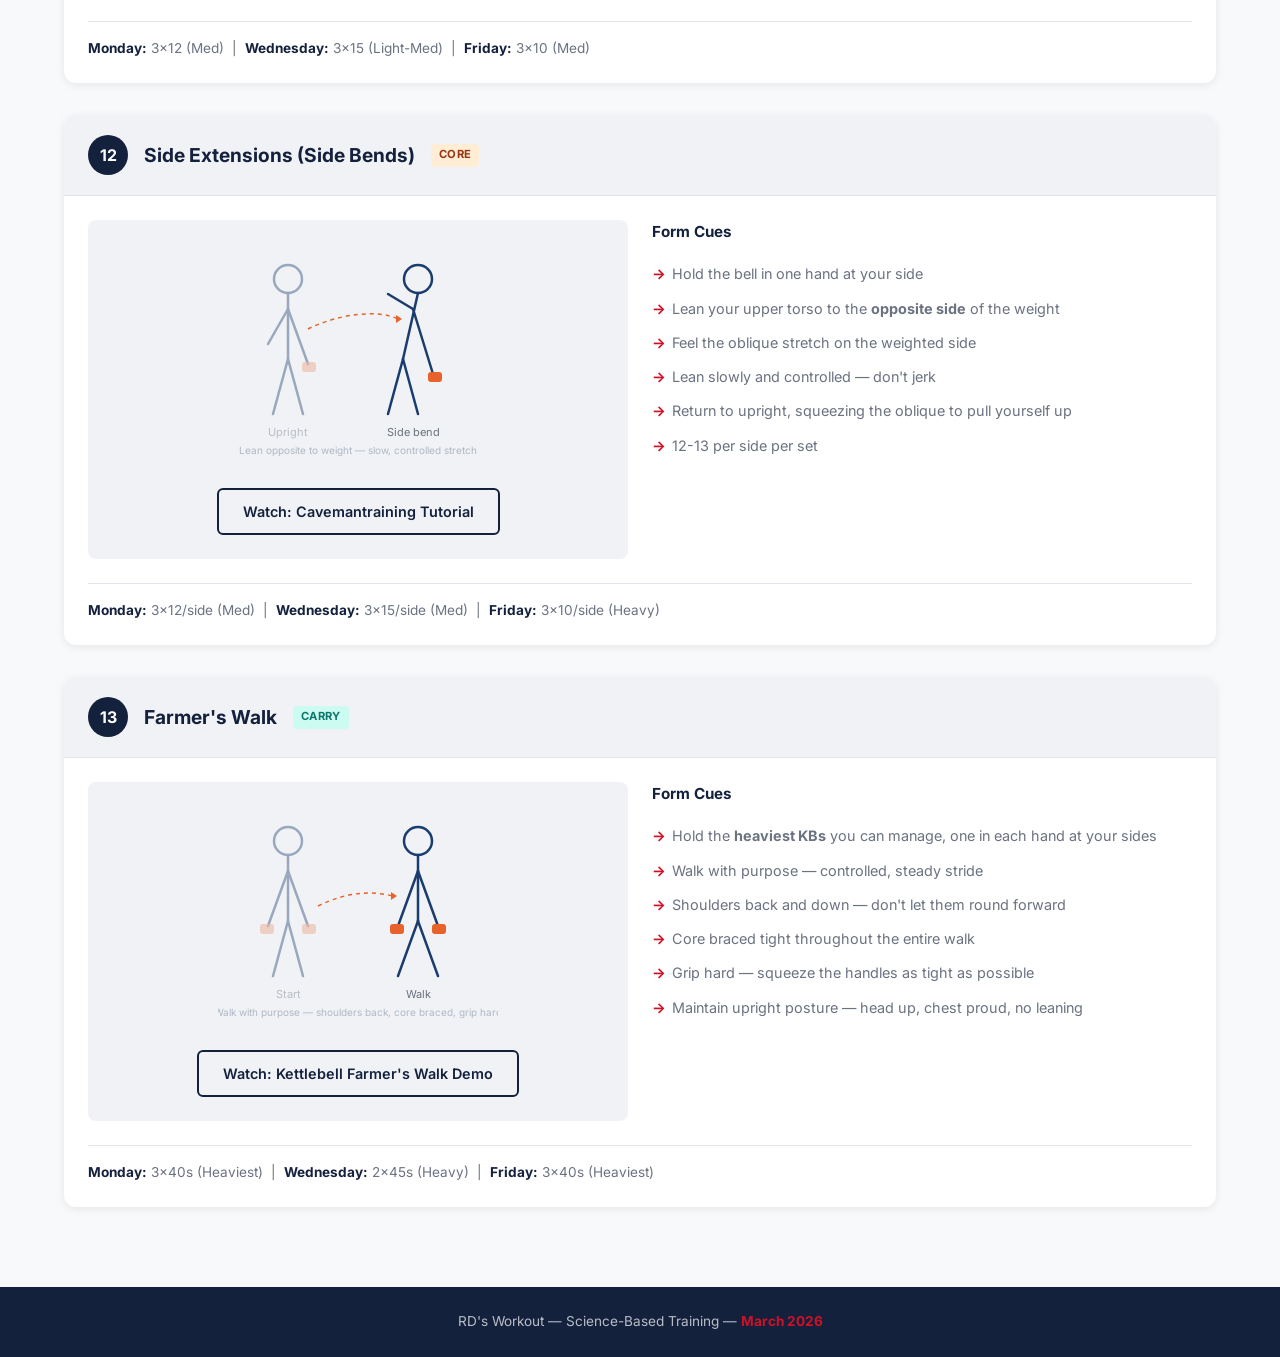
<file: exercises.html>
<!DOCTYPE html>
<html lang="en">
<head>
  <meta charset="UTF-8">
  <meta name="viewport" content="width=device-width, initial-scale=1.0">
  <title>Exercise Library | KB Workout</title>
  <link rel="preconnect" href="https://fonts.googleapis.com">
  <link href="https://fonts.googleapis.com/css2?family=Inter:wght@400;500;600;700;800&display=swap" rel="stylesheet">
  <link rel="stylesheet" href="css/style.css">
  <style>
    .exercise-illust {
      background: var(--gray-50);
      border-radius: var(--radius);
      padding: 1.5rem;
      display: flex;
      flex-direction: column;
      align-items: center;
      justify-content: center;
      min-height: 200px;
    }
    .exercise-illust svg { max-width: 280px; height: auto; margin-bottom: 1rem; }
    .exercise-illust .illust-label { font-size: 0.75rem; color: var(--gray-600); text-align: center; }
    .exercise-illust .tutorial-link { margin-top: 0.5rem; }
  </style>
</head>
<body class="has-subnav">
  <nav class="nav">
    <div class="nav-inner">
      <a href="index.html" class="nav-logo">RD's <span>Workout</span></a>
      <ul class="nav-links">
        <li><a href="index.html">Home</a></li>
        <li><a href="kettlebell.html" class="active">Kettlebell</a></li>
        <li><a href="dumbbell.html">Dumbbell</a></li>
        <li><a href="abs.html">Abs</a></li>
        <li><a href="nutrition.html">Nutrition</a></li>
      </ul>
      <button class="nav-toggle" aria-label="Toggle navigation" aria-expanded="false">
        <span></span><span></span><span></span>
      </button>
    </div>
  </nav>
  <div class="subnav">
    <div class="subnav-inner">
      <a href="kettlebell.html">Overview</a>
      <a href="monday.html">Monday</a>
      <a href="wednesday.html">Wednesday</a>
      <a href="friday.html">Friday</a>
      <a href="exercises.html" class="active">Exercises</a>
      <a href="progression.html">Progression</a>
    </div>
  </div>
  <main>
    <section class="hero">
      <div class="container">
        <h1>Exercise Library</h1>
        <p class="hero-subtitle">Illustrated form guides and cues for all 13 exercises</p>
      </div>
    </section>
    <section class="section">
      <div class="container">

        <!-- 1. Kettlebell Swings -->
        <div class="exercise-card" id="swings">
          <div class="exercise-card-header">
            <div class="exercise-card-num">1</div>
            <h3>Kettlebell Swings</h3>
            <span class="phase-badge phase-power">Power</span>
          </div>
          <div class="exercise-card-body">
            <div class="exercise-illust">
              <svg viewBox="0 0 280 220" xmlns="http://www.w3.org/2000/svg">
                <g opacity="0.4"><circle cx="70" cy="50" r="14" fill="none" stroke="#1a3c6e" stroke-width="2.5"/><line x1="70" y1="64" x2="75" y2="110" stroke="#1a3c6e" stroke-width="2.5" stroke-linecap="round"/><line x1="75" y1="110" x2="55" y2="165" stroke="#1a3c6e" stroke-width="2.5" stroke-linecap="round"/><line x1="75" y1="110" x2="95" y2="165" stroke="#1a3c6e" stroke-width="2.5" stroke-linecap="round"/><line x1="70" y1="75" x2="60" y2="120" stroke="#1a3c6e" stroke-width="2.5" stroke-linecap="round"/><line x1="70" y1="75" x2="80" y2="120" stroke="#1a3c6e" stroke-width="2.5" stroke-linecap="round"/><rect x="62" y="118" width="16" height="12" rx="3" fill="#e8632b" opacity="0.6"/><text x="70" y="190" text-anchor="middle" font-size="11" fill="#6b7280">Hinge</text></g>
                <g><circle cx="200" cy="40" r="14" fill="none" stroke="#1a3c6e" stroke-width="2.5"/><line x1="200" y1="54" x2="200" y2="115" stroke="#1a3c6e" stroke-width="2.5" stroke-linecap="round"/><line x1="200" y1="115" x2="185" y2="165" stroke="#1a3c6e" stroke-width="2.5" stroke-linecap="round"/><line x1="200" y1="115" x2="215" y2="165" stroke="#1a3c6e" stroke-width="2.5" stroke-linecap="round"/><line x1="200" y1="72" x2="240" y2="68" stroke="#1a3c6e" stroke-width="2.5" stroke-linecap="round"/><rect x="238" y="62" width="18" height="12" rx="3" fill="#e8632b"/><text x="200" y="190" text-anchor="middle" font-size="11" fill="#6b7280">Snap &amp; lock</text></g>
                <path d="M 90 115 C 120 80 155 70 185 72" fill="none" stroke="#e8632b" stroke-width="1.5" stroke-dasharray="4"/><polygon points="183,68 189,72 183,76" fill="#e8632b"/>
                <text x="140" y="210" text-anchor="middle" font-size="10" fill="#b0b8c4">Explosive hip snap &mdash; arms are ropes, power from hips</text>
              </svg>
              <a href="https://www.youtube.com/watch?v=-Kf5mKayV3E" target="_blank" class="btn btn-outline tutorial-link">Watch: Cavemantraining Tutorial</a>
            </div>
            <div class="form-cues"><h4>Form Cues</h4><ul>
              <li><strong>Hike</strong> the bell back between your legs like a football snap</li>
              <li><strong>Snap</strong> hips forward explosively &mdash; arms are ropes, power comes from the hip</li>
              <li><strong>Lock out</strong> at top: squeeze glutes, brace abs, body is a straight line</li>
              <li>Bell reaches chest height, NOT overhead</li>
              <li>Sharp exhale at top (through pursed lips), inhale on the way down</li>
              <li>Keep your back flat &mdash; never round the lower back</li>
            </ul></div>
            <div class="exercise-usage"><strong>Monday:</strong> 5&times;15 (Heavy) &nbsp;|&nbsp; <strong>Wednesday:</strong> 4&times;20 (Med-Heavy) &nbsp;|&nbsp; <strong>Friday:</strong> 6&times;10 (Heaviest)</div>
          </div>
        </div>

        <!-- 2. High Pulls -->
        <div class="exercise-card" id="high-pulls">
          <div class="exercise-card-header">
            <div class="exercise-card-num">2</div>
            <h3>High Pulls</h3>
            <span class="phase-badge phase-power">Power</span>
          </div>
          <div class="exercise-card-body">
            <div class="exercise-illust">
              <svg viewBox="0 0 280 220" xmlns="http://www.w3.org/2000/svg">
                <g opacity="0.4"><circle cx="70" cy="40" r="14" fill="none" stroke="#1a3c6e" stroke-width="2.5"/><line x1="70" y1="54" x2="70" y2="110" stroke="#1a3c6e" stroke-width="2.5" stroke-linecap="round"/><line x1="70" y1="110" x2="55" y2="160" stroke="#1a3c6e" stroke-width="2.5" stroke-linecap="round"/><line x1="70" y1="110" x2="85" y2="160" stroke="#1a3c6e" stroke-width="2.5" stroke-linecap="round"/><line x1="70" y1="70" x2="50" y2="120" stroke="#1a3c6e" stroke-width="2.5" stroke-linecap="round"/><line x1="70" y1="70" x2="90" y2="120" stroke="#1a3c6e" stroke-width="2.5" stroke-linecap="round"/><rect x="60" y="118" width="20" height="12" rx="3" fill="#e8632b" opacity="0.6"/><text x="70" y="185" text-anchor="middle" font-size="11" fill="#6b7280">Start</text></g>
                <g><circle cx="200" cy="40" r="14" fill="none" stroke="#1a3c6e" stroke-width="2.5"/><line x1="200" y1="54" x2="200" y2="110" stroke="#1a3c6e" stroke-width="2.5" stroke-linecap="round"/><line x1="200" y1="110" x2="185" y2="160" stroke="#1a3c6e" stroke-width="2.5" stroke-linecap="round"/><line x1="200" y1="110" x2="215" y2="160" stroke="#1a3c6e" stroke-width="2.5" stroke-linecap="round"/><line x1="200" y1="70" x2="175" y2="55" stroke="#1a3c6e" stroke-width="2.5" stroke-linecap="round"/><line x1="175" y1="55" x2="180" y2="75" stroke="#1a3c6e" stroke-width="2.5" stroke-linecap="round"/><rect x="170" y="72" width="20" height="12" rx="3" fill="#e8632b"/><text x="200" y="185" text-anchor="middle" font-size="11" fill="#6b7280">Pull to chin</text></g>
                <path d="M 100 100 C 130 80 140 80 170 100" fill="none" stroke="#e8632b" stroke-width="1.5" stroke-dasharray="4"/><polygon points="168,96 174,100 168,104" fill="#e8632b"/>
                <text x="140" y="210" text-anchor="middle" font-size="10" fill="#b0b8c4">Hip-driven pull &mdash; elbow points to ceiling</text>
              </svg>
              <a href="https://kettlebellsworkouts.com/teaching-points-for-the-kettlebell-high-pull/" target="_blank" class="btn btn-outline tutorial-link">Full Tutorial: KettlebellsWorkouts.com</a>
            </div>
            <div class="form-cues"><h4>Form Cues</h4><ul>
              <li>Starts like a one-arm swing</li>
              <li>As bell rises, pull elbow back and up &mdash; elbow should point to the ceiling</li>
              <li>Bell comes to chin/chest height, NOT overhead</li>
              <li><strong>Hip-driven, NOT an arm pull</strong> &mdash; the hips generate the force</li>
              <li>Keep the bell close to your body on the pull</li>
              <li>Snap the hips on every rep &mdash; don't use the arm to muscle the bell up</li>
            </ul></div>
            <div class="exercise-usage"><strong>Monday:</strong> 4&times;12 (Med-Heavy) &nbsp;|&nbsp; <strong>Wednesday:</strong> 4&times;15 (Med) &nbsp;|&nbsp; <strong>Friday:</strong> 5&times;10 (Heavy)</div>
          </div>
        </div>

        <!-- 3. Side (Golf) Swings -->
        <div class="exercise-card" id="golf-swings">
          <div class="exercise-card-header">
            <div class="exercise-card-num">3</div>
            <h3>Side (Golf) Swings</h3>
            <span class="phase-badge phase-power">Power</span>
          </div>
          <div class="exercise-card-body">
            <div class="exercise-illust">
              <svg viewBox="0 0 280 220" xmlns="http://www.w3.org/2000/svg">
                <g opacity="0.4"><circle cx="65" cy="45" r="14" fill="none" stroke="#1a3c6e" stroke-width="2.5"/><line x1="65" y1="59" x2="65" y2="120" stroke="#1a3c6e" stroke-width="2.5" stroke-linecap="round"/><line x1="65" y1="120" x2="50" y2="170" stroke="#1a3c6e" stroke-width="2.5" stroke-linecap="round"/><line x1="65" y1="120" x2="80" y2="170" stroke="#1a3c6e" stroke-width="2.5" stroke-linecap="round"/><line x1="65" y1="75" x2="30" y2="95" stroke="#1a3c6e" stroke-width="2.5" stroke-linecap="round"/><rect x="18" y="90" width="16" height="12" rx="3" fill="#e8632b" opacity="0.6"/><text x="65" y="192" text-anchor="middle" font-size="11" fill="#6b7280">Left side</text></g>
                <g><circle cx="205" cy="45" r="14" fill="none" stroke="#1a3c6e" stroke-width="2.5"/><line x1="205" y1="59" x2="205" y2="120" stroke="#1a3c6e" stroke-width="2.5" stroke-linecap="round"/><line x1="205" y1="120" x2="190" y2="170" stroke="#1a3c6e" stroke-width="2.5" stroke-linecap="round"/><line x1="205" y1="120" x2="220" y2="170" stroke="#1a3c6e" stroke-width="2.5" stroke-linecap="round"/><line x1="205" y1="75" x2="245" y2="90" stroke="#1a3c6e" stroke-width="2.5" stroke-linecap="round"/><rect x="243" y="84" width="18" height="12" rx="3" fill="#e8632b"/><text x="205" y="192" text-anchor="middle" font-size="11" fill="#6b7280">Right side</text></g>
                <path d="M 50 92 C 80 55 180 55 240 85" fill="none" stroke="#e8632b" stroke-width="1.5" stroke-dasharray="4"/><polygon points="238,81 244,85 238,89" fill="#e8632b"/>
                <path d="M 125 120 C 130 112 145 112 150 120" fill="none" stroke="#e8632b" stroke-width="1.5"/><polygon points="149,117 153,121 148,123" fill="#e8632b"/>
                <text x="140" y="210" text-anchor="middle" font-size="10" fill="#b0b8c4">Rotational arc &mdash; power from core and hip rotation</text>
              </svg>
              <a href="https://www.youtube.com/watch?v=iHQjOK3igfU" target="_blank" class="btn btn-outline tutorial-link">Watch: Cavemantraining Tutorial</a>
            </div>
            <div class="form-cues"><h4>Form Cues</h4><ul>
              <li>Stand upright with feet shoulder-width apart</li>
              <li>Swing the bell in a rotational arc across your body</li>
              <li>Power comes from the <strong>core and hip rotation</strong>, not the arms</li>
              <li>Control the rotation &mdash; don't let momentum whip you around</li>
              <li>Keep feet planted and knees slightly bent</li>
              <li>Alternate directions: 10 each way per set (or full sets per direction)</li>
            </ul></div>
            <div class="exercise-usage"><strong>Monday:</strong> 3&times;15 (Med) &nbsp;|&nbsp; <strong>Wednesday:</strong> 3&times;20 (Med) &nbsp;|&nbsp; <strong>Friday:</strong> 4&times;10 (Heavy)</div>
          </div>
        </div>

        <!-- 4. Waist Halos -->
        <div class="exercise-card" id="waist-halos">
          <div class="exercise-card-header">
            <div class="exercise-card-num">4</div>
            <h3>Waist Halos (Around the Body)</h3>
            <span class="phase-badge phase-mobility">Mobility</span>
          </div>
          <div class="exercise-card-body">
            <div class="exercise-illust">
              <svg viewBox="0 0 280 220" xmlns="http://www.w3.org/2000/svg">
                <circle cx="140" cy="35" r="18" fill="none" stroke="#1a3c6e" stroke-width="2.5"/><line x1="140" y1="53" x2="140" y2="125" stroke="#1a3c6e" stroke-width="2.5" stroke-linecap="round"/><line x1="140" y1="125" x2="120" y2="180" stroke="#1a3c6e" stroke-width="2.5" stroke-linecap="round"/><line x1="140" y1="125" x2="160" y2="180" stroke="#1a3c6e" stroke-width="2.5" stroke-linecap="round"/><line x1="140" y1="75" x2="110" y2="100" stroke="#1a3c6e" stroke-width="2.5" stroke-linecap="round"/><line x1="140" y1="75" x2="170" y2="100" stroke="#1a3c6e" stroke-width="2.5" stroke-linecap="round"/>
                <ellipse cx="140" cy="110" rx="50" ry="25" fill="none" stroke="#e8632b" stroke-width="2" stroke-dasharray="6 3"/><polygon points="90,104 85,112 93,110" fill="#e8632b"/><rect x="182" y="104" width="16" height="12" rx="3" fill="#e8632b"/>
                <text x="140" y="210" text-anchor="middle" font-size="10" fill="#b0b8c4">Pass bell around waist &mdash; smooth hand-off, core tight</text>
              </svg>
              <a href="https://www.youtube.com/watch?v=N4mMVG8S5Kg" target="_blank" class="btn btn-outline tutorial-link">Watch: Onnit Tutorial</a>
            </div>
            <div class="form-cues"><h4>Form Cues</h4><ul>
              <li>Pass the bell around your waist in a circular motion</li>
              <li>Transfer the bell from hand to hand behind your back</li>
              <li>Keep your core engaged and torso still</li>
              <li>Alternate direction each set</li>
              <li>Smooth, continuous motion &mdash; don't pause at the hand-off</li>
              <li>Keep your eyes forward and posture tall</li>
            </ul></div>
            <div class="exercise-usage"><strong>Monday:</strong> 2&times;15 (Light) &nbsp;|&nbsp; <strong>Wednesday:</strong> 2&times;20 (Light) &nbsp;|&nbsp; <strong>Friday:</strong> 2&times;12 (Light-Med)</div>
          </div>
        </div>

        <!-- 5. Goblet Squats -->
        <div class="exercise-card" id="goblet-squats">
          <div class="exercise-card-header">
            <div class="exercise-card-num">5</div>
            <h3>Goblet Squats</h3>
            <span class="phase-badge phase-compound-lower">Compound Lower</span>
          </div>
          <div class="exercise-card-body">
            <div class="exercise-illust">
              <svg viewBox="0 0 280 220" xmlns="http://www.w3.org/2000/svg">
                <g opacity="0.4"><circle cx="70" cy="35" r="14" fill="none" stroke="#1a3c6e" stroke-width="2.5"/><line x1="70" y1="49" x2="70" y2="115" stroke="#1a3c6e" stroke-width="2.5" stroke-linecap="round"/><line x1="70" y1="115" x2="55" y2="170" stroke="#1a3c6e" stroke-width="2.5" stroke-linecap="round"/><line x1="70" y1="115" x2="85" y2="170" stroke="#1a3c6e" stroke-width="2.5" stroke-linecap="round"/><line x1="70" y1="68" x2="60" y2="85" stroke="#1a3c6e" stroke-width="2.5" stroke-linecap="round"/><line x1="70" y1="68" x2="80" y2="85" stroke="#1a3c6e" stroke-width="2.5" stroke-linecap="round"/><rect x="62" y="82" width="16" height="12" rx="3" fill="#e8632b" opacity="0.6"/><text x="70" y="192" text-anchor="middle" font-size="11" fill="#6b7280">Standing</text></g>
                <g><circle cx="200" cy="65" r="14" fill="none" stroke="#1a3c6e" stroke-width="2.5"/><line x1="200" y1="79" x2="200" y2="130" stroke="#1a3c6e" stroke-width="2.5" stroke-linecap="round"/><line x1="200" y1="130" x2="175" y2="145" stroke="#1a3c6e" stroke-width="2.5" stroke-linecap="round"/><line x1="175" y1="145" x2="178" y2="175" stroke="#1a3c6e" stroke-width="2.5" stroke-linecap="round"/><line x1="200" y1="130" x2="225" y2="145" stroke="#1a3c6e" stroke-width="2.5" stroke-linecap="round"/><line x1="225" y1="145" x2="222" y2="175" stroke="#1a3c6e" stroke-width="2.5" stroke-linecap="round"/><line x1="200" y1="98" x2="190" y2="112" stroke="#1a3c6e" stroke-width="2.5" stroke-linecap="round"/><line x1="200" y1="98" x2="210" y2="112" stroke="#1a3c6e" stroke-width="2.5" stroke-linecap="round"/><rect x="192" y="108" width="16" height="12" rx="3" fill="#e8632b"/><text x="200" y="192" text-anchor="middle" font-size="11" fill="#6b7280">Deep squat</text></g>
                <path d="M 95 100 C 120 90 155 85 185 100" fill="none" stroke="#e8632b" stroke-width="1.5" stroke-dasharray="4"/><polygon points="183,96 189,100 183,104" fill="#e8632b"/>
                <text x="140" y="210" text-anchor="middle" font-size="10" fill="#b0b8c4">Full depth squat &mdash; chest up, drive through heels</text>
              </svg>
              <a href="https://www.youtube.com/results?search_query=kettlebell+goblet+squat+form" target="_blank" class="btn btn-outline tutorial-link">Watch: Kettlebell Goblet Squat Demo</a>
            </div>
            <div class="form-cues"><h4>Form Cues</h4><ul>
              <li>Hold the KB at chest height with both hands on the horns</li>
              <li>Squat to <strong>full depth</strong> &mdash; hip crease below knee</li>
              <li>Knees track over toes &mdash; push them out, don't let them cave in</li>
              <li>Drive through your heels to stand back up</li>
              <li>Keep your chest up and back flat throughout</li>
              <li>Pause 1 second at the bottom before driving up</li>
            </ul></div>
            <div class="exercise-usage"><strong>Monday:</strong> 4&times;12 (Heavy) &nbsp;|&nbsp; <strong>Wednesday:</strong> 3&times;15 (Med-Heavy) &nbsp;|&nbsp; <strong>Friday:</strong> 4&times;10 (Heaviest)</div>
          </div>
        </div>

        <!-- 6. Rows -->
        <div class="exercise-card" id="rows">
          <div class="exercise-card-header">
            <div class="exercise-card-num">6</div>
            <h3>Bent-Over Rows</h3>
            <span class="phase-badge phase-compound-pull">Compound Pull</span>
          </div>
          <div class="exercise-card-body">
            <div class="exercise-illust">
              <svg viewBox="0 0 280 220" xmlns="http://www.w3.org/2000/svg">
                <g opacity="0.4"><circle cx="70" cy="45" r="14" fill="none" stroke="#1a3c6e" stroke-width="2.5"/><line x1="70" y1="59" x2="85" y2="115" stroke="#1a3c6e" stroke-width="2.5" stroke-linecap="round"/><line x1="85" y1="115" x2="65" y2="170" stroke="#1a3c6e" stroke-width="2.5" stroke-linecap="round"/><line x1="85" y1="115" x2="105" y2="170" stroke="#1a3c6e" stroke-width="2.5" stroke-linecap="round"/><line x1="75" y1="75" x2="75" y2="130" stroke="#1a3c6e" stroke-width="2.5" stroke-linecap="round"/><rect x="67" y="128" width="16" height="12" rx="3" fill="#e8632b" opacity="0.6"/><line x1="75" y1="80" x2="95" y2="110" stroke="#1a3c6e" stroke-width="2.5" stroke-linecap="round" opacity="0.5"/><text x="75" y="192" text-anchor="middle" font-size="11" fill="#6b7280">Hanging</text></g>
                <g><circle cx="200" cy="45" r="14" fill="none" stroke="#1a3c6e" stroke-width="2.5"/><line x1="200" y1="59" x2="215" y2="115" stroke="#1a3c6e" stroke-width="2.5" stroke-linecap="round"/><line x1="215" y1="115" x2="195" y2="170" stroke="#1a3c6e" stroke-width="2.5" stroke-linecap="round"/><line x1="215" y1="115" x2="235" y2="170" stroke="#1a3c6e" stroke-width="2.5" stroke-linecap="round"/><line x1="205" y1="75" x2="200" y2="100" stroke="#1a3c6e" stroke-width="2.5" stroke-linecap="round"/><line x1="200" y1="100" x2="195" y2="85" stroke="#1a3c6e" stroke-width="2.5" stroke-linecap="round"/><rect x="187" y="80" width="16" height="12" rx="3" fill="#e8632b"/><line x1="205" y1="80" x2="225" y2="110" stroke="#1a3c6e" stroke-width="2.5" stroke-linecap="round" opacity="0.5"/><text x="205" y="192" text-anchor="middle" font-size="11" fill="#6b7280">Pulled high</text></g>
                <path d="M 90 128 C 115 100 160 90 188 88" fill="none" stroke="#e8632b" stroke-width="1.5" stroke-dasharray="4"/><polygon points="186,84 192,88 186,92" fill="#e8632b"/>
                <text x="140" y="210" text-anchor="middle" font-size="10" fill="#b0b8c4">Pull elbow past ribcage &mdash; squeeze shoulder blade at top</text>
              </svg>
              <a href="https://www.youtube.com/watch?v=kgFPqVbYSm8" target="_blank" class="btn btn-outline tutorial-link">Watch: Cavemantraining Tutorial</a>
            </div>
            <div class="form-cues"><h4>Form Cues</h4><ul>
              <li>Hinge at hips ~45 degrees, flat back, core braced</li>
              <li>Pull elbow <strong>past the ribcage</strong>, not just to the body</li>
              <li>Squeeze the shoulder blade at the top for 1 second</li>
              <li>Control the lowering &mdash; don't let gravity do the work</li>
              <li>Keep your non-working hand on your knee or a bench for support</li>
              <li>Don't rotate your torso &mdash; keep shoulders square</li>
            </ul></div>
            <div class="exercise-usage"><strong>Monday:</strong> 4&times;12/arm (Heavy) &nbsp;|&nbsp; <strong>Wednesday:</strong> 3&times;15/arm (Med-Heavy) &nbsp;|&nbsp; <strong>Friday:</strong> 4&times;10/arm (Heaviest)</div>
          </div>
        </div>

        <!-- 7. Push Outs -->
        <div class="exercise-card" id="push-outs">
          <div class="exercise-card-header">
            <div class="exercise-card-num">7</div>
            <h3>Push Outs</h3>
            <span class="phase-badge phase-compound-push">Compound Push</span>
          </div>
          <div class="exercise-card-body">
            <div class="exercise-illust">
              <svg viewBox="0 0 280 220" xmlns="http://www.w3.org/2000/svg">
                <g opacity="0.4"><circle cx="70" cy="45" r="14" fill="none" stroke="#1a3c6e" stroke-width="2.5"/><line x1="70" y1="59" x2="70" y2="120" stroke="#1a3c6e" stroke-width="2.5" stroke-linecap="round"/><line x1="70" y1="120" x2="55" y2="170" stroke="#1a3c6e" stroke-width="2.5" stroke-linecap="round"/><line x1="70" y1="120" x2="85" y2="170" stroke="#1a3c6e" stroke-width="2.5" stroke-linecap="round"/><line x1="70" y1="75" x2="80" y2="95" stroke="#1a3c6e" stroke-width="2.5" stroke-linecap="round"/><line x1="80" y1="95" x2="78" y2="85" stroke="#1a3c6e" stroke-width="2.5" stroke-linecap="round"/><rect x="72" y="80" width="16" height="12" rx="3" fill="#e8632b" opacity="0.6"/><text x="70" y="195" text-anchor="middle" font-size="11" fill="#6b7280">At chest</text></g>
                <g><circle cx="200" cy="45" r="14" fill="none" stroke="#1a3c6e" stroke-width="2.5"/><line x1="200" y1="59" x2="200" y2="120" stroke="#1a3c6e" stroke-width="2.5" stroke-linecap="round"/><line x1="200" y1="120" x2="185" y2="170" stroke="#1a3c6e" stroke-width="2.5" stroke-linecap="round"/><line x1="200" y1="120" x2="215" y2="170" stroke="#1a3c6e" stroke-width="2.5" stroke-linecap="round"/><line x1="200" y1="75" x2="245" y2="80" stroke="#1a3c6e" stroke-width="2.5" stroke-linecap="round"/><rect x="240" y="74" width="20" height="12" rx="3" fill="#e8632b"/><text x="200" y="195" text-anchor="middle" font-size="11" fill="#6b7280">Pressed out</text></g>
                <path d="M 100 90 C 130 75 150 75 180 85" fill="none" stroke="#e8632b" stroke-width="1.5" stroke-dasharray="4"/><polygon points="178,81 184,85 178,89" fill="#e8632b"/>
                <text x="140" y="210" text-anchor="middle" font-size="10" fill="#b0b8c4">Press horizontally from chest &mdash; full extension</text>
              </svg>
              <a href="https://strongandfit.com/blogs/news/kettlebell-standing-chest-press" target="_blank" class="btn btn-outline tutorial-link">Full Tutorial: Strongandfit.com</a>
            </div>
            <div class="form-cues"><h4>Form Cues</h4><ul>
              <li>Hold the kettlebell by the horns at chest height</li>
              <li>Press the bell <strong>horizontally forward</strong> until arms are fully extended</li>
              <li>Keep your core braced &mdash; don't arch the lower back</li>
              <li>Squeeze your chest at full extension</li>
              <li>Return slowly to the chest &mdash; controlled 2-second return</li>
              <li>Shoulders stay down and back throughout the movement</li>
            </ul></div>
            <div class="exercise-usage"><strong>Monday:</strong> 4&times;12 (Med-Heavy) &nbsp;|&nbsp; <strong>Wednesday:</strong> 3&times;15 (Med) &nbsp;|&nbsp; <strong>Friday:</strong> 4&times;10 (Heavy)</div>
          </div>
        </div>

        <!-- 8. Head Halos -->
        <div class="exercise-card" id="head-halos">
          <div class="exercise-card-header">
            <div class="exercise-card-num">8</div>
            <h3>Head Halos</h3>
            <span class="phase-badge phase-mobility">Mobility</span>
          </div>
          <div class="exercise-card-body">
            <div class="exercise-illust">
              <svg viewBox="0 0 280 220" xmlns="http://www.w3.org/2000/svg">
                <circle cx="140" cy="55" r="18" fill="none" stroke="#1a3c6e" stroke-width="2.5"/><line x1="140" y1="73" x2="140" y2="140" stroke="#1a3c6e" stroke-width="2.5" stroke-linecap="round"/><line x1="140" y1="140" x2="120" y2="185" stroke="#1a3c6e" stroke-width="2.5" stroke-linecap="round"/><line x1="140" y1="140" x2="160" y2="185" stroke="#1a3c6e" stroke-width="2.5" stroke-linecap="round"/><line x1="140" y1="90" x2="120" y2="65" stroke="#1a3c6e" stroke-width="2.5" stroke-linecap="round"/><line x1="140" y1="90" x2="160" y2="65" stroke="#1a3c6e" stroke-width="2.5" stroke-linecap="round"/>
                <ellipse cx="140" cy="50" rx="42" ry="35" fill="none" stroke="#e8632b" stroke-width="2" stroke-dasharray="6 3"/><polygon points="175,30 183,35 177,40" fill="#e8632b"/><rect x="96" y="36" width="16" height="12" rx="3" fill="#e8632b"/>
                <text x="140" y="210" text-anchor="middle" font-size="10" fill="#b0b8c4">Circle the bell around head &mdash; slow, close, controlled</text>
              </svg>
              <div style="display:flex; gap:0.5rem; flex-wrap:wrap; justify-content:center;">
                <a href="https://www.kettlebellkings.com/blogs/default-blog/kettlebell-halo-exercise" target="_blank" class="btn btn-outline tutorial-link">Kettlebell Kings Tutorial</a>
                <a href="https://www.liveleantv.com/how-to-do-the-kettlebell-halo/" target="_blank" class="btn btn-outline tutorial-link">Live Lean TV Tutorial</a>
              </div>
            </div>
            <div class="form-cues"><h4>Form Cues</h4><ul>
              <li>Hold the bell by the horns (upside down) at chest height</li>
              <li>Circle the bell <strong>around your head</strong> in a smooth arc</li>
              <li>Keep the bell close to your head &mdash; don't let it drift out</li>
              <li>Alternate direction each set</li>
              <li>Keep your core braced and torso completely still</li>
              <li>Slow and controlled &mdash; this is mobility work, not a race</li>
            </ul></div>
            <div class="exercise-usage"><strong>Monday:</strong> 2&times;15 (Light) &nbsp;|&nbsp; <strong>Wednesday:</strong> 2&times;20 (Light) &nbsp;|&nbsp; <strong>Friday:</strong> 2&times;12 (Light-Med)</div>
          </div>
        </div>

        <!-- 9. Overhead Press -->
        <div class="exercise-card" id="overhead-press">
          <div class="exercise-card-header">
            <div class="exercise-card-num">9</div>
            <h3>Overhead Press</h3>
            <span class="phase-badge phase-compound-push">Compound Push</span>
          </div>
          <div class="exercise-card-body">
            <div class="exercise-illust">
              <svg viewBox="0 0 280 220" xmlns="http://www.w3.org/2000/svg">
                <g opacity="0.4"><circle cx="70" cy="40" r="14" fill="none" stroke="#1a3c6e" stroke-width="2.5"/><line x1="70" y1="54" x2="70" y2="115" stroke="#1a3c6e" stroke-width="2.5" stroke-linecap="round"/><line x1="70" y1="115" x2="55" y2="165" stroke="#1a3c6e" stroke-width="2.5" stroke-linecap="round"/><line x1="70" y1="115" x2="85" y2="165" stroke="#1a3c6e" stroke-width="2.5" stroke-linecap="round"/><line x1="70" y1="68" x2="70" y2="88" stroke="#1a3c6e" stroke-width="2.5" stroke-linecap="round"/><line x1="70" y1="88" x2="78" y2="68" stroke="#1a3c6e" stroke-width="2.5" stroke-linecap="round"/><rect x="73" y="58" width="16" height="12" rx="3" fill="#e8632b" opacity="0.6"/><text x="70" y="190" text-anchor="middle" font-size="11" fill="#6b7280">Rack</text></g>
                <g><circle cx="200" cy="40" r="14" fill="none" stroke="#1a3c6e" stroke-width="2.5"/><line x1="200" y1="54" x2="200" y2="115" stroke="#1a3c6e" stroke-width="2.5" stroke-linecap="round"/><line x1="200" y1="115" x2="185" y2="165" stroke="#1a3c6e" stroke-width="2.5" stroke-linecap="round"/><line x1="200" y1="115" x2="215" y2="165" stroke="#1a3c6e" stroke-width="2.5" stroke-linecap="round"/><line x1="200" y1="68" x2="205" y2="12" stroke="#1a3c6e" stroke-width="2.5" stroke-linecap="round"/><rect x="198" y="2" width="18" height="12" rx="3" fill="#e8632b"/><text x="200" y="190" text-anchor="middle" font-size="11" fill="#6b7280">Lockout</text></g>
                <path d="M 92 62 C 115 30 170 15 198 12" fill="none" stroke="#e8632b" stroke-width="1.5" stroke-dasharray="4"/><polygon points="196,8 202,12 196,16" fill="#e8632b"/>
                <text x="140" y="210" text-anchor="middle" font-size="10" fill="#b0b8c4">Press straight up &mdash; bicep by ear, full lockout</text>
              </svg>
              <a href="https://www.youtube.com/watch?v=He8TyCcK0sc" target="_blank" class="btn btn-outline tutorial-link">Watch: Eric Leija Tutorial</a>
            </div>
            <div class="form-cues"><h4>Form Cues</h4><ul>
              <li>Start with bell at chest/shoulder height</li>
              <li>Press straight up, finish with <strong>bicep near your ear</strong></li>
              <li>Full lockout &mdash; straighten the arm completely at the top</li>
              <li>Lower under control &mdash; don't drop it</li>
              <li>Brace your core and squeeze your glutes to stabilize</li>
              <li>Don't lean back &mdash; press the bell UP, not forward</li>
            </ul></div>
            <div class="exercise-usage"><strong>Monday:</strong> 4&times;10/arm (Med-Heavy) &nbsp;|&nbsp; <strong>Wednesday:</strong> 3&times;12/arm (Med) &nbsp;|&nbsp; <strong>Friday:</strong> 4&times;8/arm (Heavy)</div>
          </div>
        </div>

        <!-- 10. Bicep Curls + Shoulder Press -->
        <div class="exercise-card" id="curls-press">
          <div class="exercise-card-header">
            <div class="exercise-card-num">10</div>
            <h3>Bicep Curls + Shoulder Press</h3>
            <span class="phase-badge phase-accessory">Accessory</span>
          </div>
          <div class="exercise-card-body">
            <div class="exercise-illust">
              <svg viewBox="0 0 340 220" xmlns="http://www.w3.org/2000/svg">
                <g opacity="0.35"><circle cx="55" cy="40" r="12" fill="none" stroke="#1a3c6e" stroke-width="2"/><line x1="55" y1="52" x2="55" y2="105" stroke="#1a3c6e" stroke-width="2" stroke-linecap="round"/><line x1="55" y1="105" x2="43" y2="150" stroke="#1a3c6e" stroke-width="2" stroke-linecap="round"/><line x1="55" y1="105" x2="67" y2="150" stroke="#1a3c6e" stroke-width="2" stroke-linecap="round"/><line x1="55" y1="68" x2="55" y2="115" stroke="#1a3c6e" stroke-width="2" stroke-linecap="round"/><rect x="47" y="111" width="16" height="10" rx="3" fill="#e8632b" opacity="0.5"/><text x="55" y="175" text-anchor="middle" font-size="9" fill="#6b7280">Start</text></g>
                <g opacity="0.65"><circle cx="150" cy="40" r="12" fill="none" stroke="#1a3c6e" stroke-width="2"/><line x1="150" y1="52" x2="150" y2="105" stroke="#1a3c6e" stroke-width="2" stroke-linecap="round"/><line x1="150" y1="105" x2="138" y2="150" stroke="#1a3c6e" stroke-width="2" stroke-linecap="round"/><line x1="150" y1="105" x2="162" y2="150" stroke="#1a3c6e" stroke-width="2" stroke-linecap="round"/><line x1="150" y1="68" x2="150" y2="90" stroke="#1a3c6e" stroke-width="2" stroke-linecap="round"/><line x1="150" y1="90" x2="158" y2="72" stroke="#1a3c6e" stroke-width="2" stroke-linecap="round"/><rect x="152" y="64" width="16" height="10" rx="3" fill="#e8632b" opacity="0.7"/><text x="150" y="175" text-anchor="middle" font-size="9" fill="#6b7280">Curl</text></g>
                <g><circle cx="260" cy="40" r="12" fill="none" stroke="#1a3c6e" stroke-width="2.5"/><line x1="260" y1="52" x2="260" y2="105" stroke="#1a3c6e" stroke-width="2.5" stroke-linecap="round"/><line x1="260" y1="105" x2="248" y2="150" stroke="#1a3c6e" stroke-width="2.5" stroke-linecap="round"/><line x1="260" y1="105" x2="272" y2="150" stroke="#1a3c6e" stroke-width="2.5" stroke-linecap="round"/><line x1="260" y1="68" x2="265" y2="22" stroke="#1a3c6e" stroke-width="2.5" stroke-linecap="round"/><rect x="257" y="8" width="16" height="10" rx="3" fill="#e8632b"/><text x="260" y="175" text-anchor="middle" font-size="9" fill="#6b7280">Press</text></g>
                <path d="M 80 90 L 120 80" fill="none" stroke="#e8632b" stroke-width="1.5" stroke-dasharray="4"/><polygon points="118,76 124,80 118,84" fill="#e8632b"/>
                <path d="M 185 60 L 230 40" fill="none" stroke="#e8632b" stroke-width="1.5" stroke-dasharray="4"/><polygon points="228,36 234,40 228,44" fill="#e8632b"/>
                <text x="170" y="205" text-anchor="middle" font-size="10" fill="#b0b8c4">One fluid motion: curl &#8594; shoulder &#8594; press to sky</text>
              </svg>
              <a href="https://strongandfit.com/blogs/news/kettlebell-curl-to-press" target="_blank" class="btn btn-outline tutorial-link">Full Tutorial: Strongandfit.com</a>
            </div>
            <div class="form-cues"><h4>Form Cues</h4><ul>
              <li>Start with bell at your side, arm fully extended</li>
              <li><strong>One continuous motion:</strong> curl to shoulder, then press to the sky</li>
              <li>Don't pause between the curl and the press &mdash; make it fluid</li>
              <li>Full lockout overhead, then reverse: lower to shoulder, lower to side</li>
              <li>Keep your elbow close to your body during the curl</li>
              <li>12-13 reps per arm per set to reach 25 total</li>
            </ul></div>
            <div class="exercise-usage"><strong>Monday:</strong> 3&times;12 (Med) &nbsp;|&nbsp; <strong>Wednesday:</strong> 3&times;15 (Light-Med) &nbsp;|&nbsp; <strong>Friday:</strong> 3&times;10 (Med-Heavy)</div>
          </div>
        </div>

        <!-- 11. Tricep Extensions -->
        <div class="exercise-card" id="tricep-ext">
          <div class="exercise-card-header">
            <div class="exercise-card-num">11</div>
            <h3>Tricep Extensions</h3>
            <span class="phase-badge phase-isolation">Isolation</span>
          </div>
          <div class="exercise-card-body">
            <div class="exercise-illust">
              <svg viewBox="0 0 280 220" xmlns="http://www.w3.org/2000/svg">
                <g opacity="0.4"><circle cx="70" cy="40" r="14" fill="none" stroke="#1a3c6e" stroke-width="2.5"/><line x1="70" y1="54" x2="70" y2="115" stroke="#1a3c6e" stroke-width="2.5" stroke-linecap="round"/><line x1="70" y1="115" x2="55" y2="165" stroke="#1a3c6e" stroke-width="2.5" stroke-linecap="round"/><line x1="70" y1="115" x2="85" y2="165" stroke="#1a3c6e" stroke-width="2.5" stroke-linecap="round"/><line x1="70" y1="68" x2="70" y2="38" stroke="#1a3c6e" stroke-width="2.5" stroke-linecap="round"/><line x1="70" y1="38" x2="55" y2="60" stroke="#1a3c6e" stroke-width="2.5" stroke-linecap="round"/><rect x="45" y="56" width="18" height="12" rx="3" fill="#e8632b" opacity="0.6"/><text x="70" y="190" text-anchor="middle" font-size="11" fill="#6b7280">Lowered</text></g>
                <g><circle cx="200" cy="40" r="14" fill="none" stroke="#1a3c6e" stroke-width="2.5"/><line x1="200" y1="54" x2="200" y2="115" stroke="#1a3c6e" stroke-width="2.5" stroke-linecap="round"/><line x1="200" y1="115" x2="185" y2="165" stroke="#1a3c6e" stroke-width="2.5" stroke-linecap="round"/><line x1="200" y1="115" x2="215" y2="165" stroke="#1a3c6e" stroke-width="2.5" stroke-linecap="round"/><line x1="200" y1="68" x2="200" y2="12" stroke="#1a3c6e" stroke-width="2.5" stroke-linecap="round"/><rect x="191" y="2" width="18" height="12" rx="3" fill="#e8632b"/><text x="200" y="190" text-anchor="middle" font-size="11" fill="#6b7280">Extended</text></g>
                <path d="M 85 55 C 110 30 160 20 190 18" fill="none" stroke="#e8632b" stroke-width="1.5" stroke-dasharray="4"/><polygon points="188,14 194,18 188,22" fill="#e8632b"/>
                <text x="140" y="210" text-anchor="middle" font-size="10" fill="#b0b8c4">Elbows stay tight to head &mdash; full stretch to lockout</text>
              </svg>
              <a href="https://strongandfit.com/blogs/news/kettlebell-overhead-tricep-extension" target="_blank" class="btn btn-outline tutorial-link">Full Tutorial: Strongandfit.com</a>
            </div>
            <div class="form-cues"><h4>Form Cues</h4><ul>
              <li>Stand tall, hold the bell behind your head with both hands</li>
              <li><strong>Elbows stay tight to your head</strong> &mdash; don't let them flare out</li>
              <li>Lower the bell behind your head for a deep stretch</li>
              <li>Press up to full lockout overhead</li>
              <li>Full range of motion: deep stretch at bottom, full extension at top</li>
              <li>Keep your core braced &mdash; don't arch your back</li>
            </ul></div>
            <div class="exercise-usage"><strong>Monday:</strong> 3&times;12 (Med) &nbsp;|&nbsp; <strong>Wednesday:</strong> 3&times;15 (Light-Med) &nbsp;|&nbsp; <strong>Friday:</strong> 3&times;10 (Med)</div>
          </div>
        </div>

        <!-- 12. Side Extensions -->
        <div class="exercise-card" id="side-ext">
          <div class="exercise-card-header">
            <div class="exercise-card-num">12</div>
            <h3>Side Extensions (Side Bends)</h3>
            <span class="phase-badge phase-core">Core</span>
          </div>
          <div class="exercise-card-body">
            <div class="exercise-illust">
              <svg viewBox="0 0 280 220" xmlns="http://www.w3.org/2000/svg">
                <g opacity="0.4"><circle cx="70" cy="35" r="14" fill="none" stroke="#1a3c6e" stroke-width="2.5"/><line x1="70" y1="49" x2="70" y2="115" stroke="#1a3c6e" stroke-width="2.5" stroke-linecap="round"/><line x1="70" y1="115" x2="55" y2="170" stroke="#1a3c6e" stroke-width="2.5" stroke-linecap="round"/><line x1="70" y1="115" x2="85" y2="170" stroke="#1a3c6e" stroke-width="2.5" stroke-linecap="round"/><line x1="70" y1="65" x2="90" y2="120" stroke="#1a3c6e" stroke-width="2.5" stroke-linecap="round"/><rect x="84" y="118" width="14" height="10" rx="3" fill="#e8632b" opacity="0.6"/><line x1="70" y1="65" x2="50" y2="100" stroke="#1a3c6e" stroke-width="2.5" stroke-linecap="round"/><text x="70" y="192" text-anchor="middle" font-size="11" fill="#6b7280">Upright</text></g>
                <g><circle cx="200" cy="35" r="14" fill="none" stroke="#1a3c6e" stroke-width="2.5"/><line x1="200" y1="49" x2="185" y2="115" stroke="#1a3c6e" stroke-width="2.5" stroke-linecap="round"/><line x1="185" y1="115" x2="170" y2="170" stroke="#1a3c6e" stroke-width="2.5" stroke-linecap="round"/><line x1="185" y1="115" x2="200" y2="170" stroke="#1a3c6e" stroke-width="2.5" stroke-linecap="round"/><line x1="195" y1="65" x2="215" y2="130" stroke="#1a3c6e" stroke-width="2.5" stroke-linecap="round"/><rect x="210" y="128" width="14" height="10" rx="3" fill="#e8632b"/><line x1="195" y1="65" x2="170" y2="50" stroke="#1a3c6e" stroke-width="2.5" stroke-linecap="round"/><text x="195" y="192" text-anchor="middle" font-size="11" fill="#6b7280">Side bend</text></g>
                <path d="M 90 85 C 120 70 160 65 180 75" fill="none" stroke="#e8632b" stroke-width="1.5" stroke-dasharray="4"/><polygon points="178,71 184,75 178,79" fill="#e8632b"/>
                <text x="140" y="210" text-anchor="middle" font-size="10" fill="#b0b8c4">Lean opposite to weight &mdash; slow, controlled stretch</text>
              </svg>
              <a href="https://www.youtube.com/watch?v=okOIfmvv-lo" target="_blank" class="btn btn-outline tutorial-link">Watch: Cavemantraining Tutorial</a>
            </div>
            <div class="form-cues"><h4>Form Cues</h4><ul>
              <li>Hold the bell in one hand at your side</li>
              <li>Lean your upper torso to the <strong>opposite side</strong> of the weight</li>
              <li>Feel the oblique stretch on the weighted side</li>
              <li>Lean slowly and controlled &mdash; don't jerk</li>
              <li>Return to upright, squeezing the oblique to pull yourself up</li>
              <li>12-13 per side per set</li>
            </ul></div>
            <div class="exercise-usage"><strong>Monday:</strong> 3&times;12/side (Med) &nbsp;|&nbsp; <strong>Wednesday:</strong> 3&times;15/side (Med) &nbsp;|&nbsp; <strong>Friday:</strong> 3&times;10/side (Heavy)</div>
          </div>
        </div>

        <!-- 13. Farmer's Walk -->
        <div class="exercise-card" id="farmers-walk">
          <div class="exercise-card-header">
            <div class="exercise-card-num">13</div>
            <h3>Farmer's Walk</h3>
            <span class="phase-badge phase-carry">Carry</span>
          </div>
          <div class="exercise-card-body">
            <div class="exercise-illust">
              <svg viewBox="0 0 280 220" xmlns="http://www.w3.org/2000/svg">
                <g opacity="0.4"><circle cx="70" cy="35" r="14" fill="none" stroke="#1a3c6e" stroke-width="2.5"/><line x1="70" y1="49" x2="70" y2="115" stroke="#1a3c6e" stroke-width="2.5" stroke-linecap="round"/><line x1="70" y1="115" x2="55" y2="170" stroke="#1a3c6e" stroke-width="2.5" stroke-linecap="round"/><line x1="70" y1="115" x2="85" y2="170" stroke="#1a3c6e" stroke-width="2.5" stroke-linecap="round"/><line x1="70" y1="65" x2="50" y2="120" stroke="#1a3c6e" stroke-width="2.5" stroke-linecap="round"/><line x1="70" y1="65" x2="90" y2="120" stroke="#1a3c6e" stroke-width="2.5" stroke-linecap="round"/><rect x="42" y="118" width="14" height="10" rx="3" fill="#e8632b" opacity="0.6"/><rect x="84" y="118" width="14" height="10" rx="3" fill="#e8632b" opacity="0.6"/><text x="70" y="192" text-anchor="middle" font-size="11" fill="#6b7280">Start</text></g>
                <g><circle cx="200" cy="35" r="14" fill="none" stroke="#1a3c6e" stroke-width="2.5"/><line x1="200" y1="49" x2="200" y2="115" stroke="#1a3c6e" stroke-width="2.5" stroke-linecap="round"/><line x1="200" y1="115" x2="180" y2="170" stroke="#1a3c6e" stroke-width="2.5" stroke-linecap="round"/><line x1="200" y1="115" x2="220" y2="170" stroke="#1a3c6e" stroke-width="2.5" stroke-linecap="round"/><line x1="200" y1="65" x2="180" y2="120" stroke="#1a3c6e" stroke-width="2.5" stroke-linecap="round"/><line x1="200" y1="65" x2="220" y2="120" stroke="#1a3c6e" stroke-width="2.5" stroke-linecap="round"/><rect x="172" y="118" width="14" height="10" rx="3" fill="#e8632b"/><rect x="214" y="118" width="14" height="10" rx="3" fill="#e8632b"/><text x="200" y="192" text-anchor="middle" font-size="11" fill="#6b7280">Walk</text></g>
                <path d="M 100 100 C 130 85 155 85 175 90" fill="none" stroke="#e8632b" stroke-width="1.5" stroke-dasharray="4"/><polygon points="173,86 179,90 173,94" fill="#e8632b"/>
                <text x="140" y="210" text-anchor="middle" font-size="10" fill="#b0b8c4">Walk with purpose &mdash; shoulders back, core braced, grip hard</text>
              </svg>
              <a href="https://www.youtube.com/results?search_query=kettlebell+farmer%27s+walk+form" target="_blank" class="btn btn-outline tutorial-link">Watch: Kettlebell Farmer's Walk Demo</a>
            </div>
            <div class="form-cues"><h4>Form Cues</h4><ul>
              <li>Hold the <strong>heaviest KBs</strong> you can manage, one in each hand at your sides</li>
              <li>Walk with purpose &mdash; controlled, steady stride</li>
              <li>Shoulders back and down &mdash; don't let them round forward</li>
              <li>Core braced tight throughout the entire walk</li>
              <li>Grip hard &mdash; squeeze the handles as tight as possible</li>
              <li>Maintain upright posture &mdash; head up, chest proud, no leaning</li>
            </ul></div>
            <div class="exercise-usage"><strong>Monday:</strong> 3&times;40s (Heaviest) &nbsp;|&nbsp; <strong>Wednesday:</strong> 2&times;45s (Heavy) &nbsp;|&nbsp; <strong>Friday:</strong> 3&times;40s (Heaviest)</div>
          </div>
        </div>

      </div>
    </section>
  </main>
  <footer>
    <p>RD's Workout &mdash; Science-Based Training &mdash; <strong>March 2026</strong></p>
  </footer>
  <script src="js/main.js"></script>
</body>
</html>
</file>
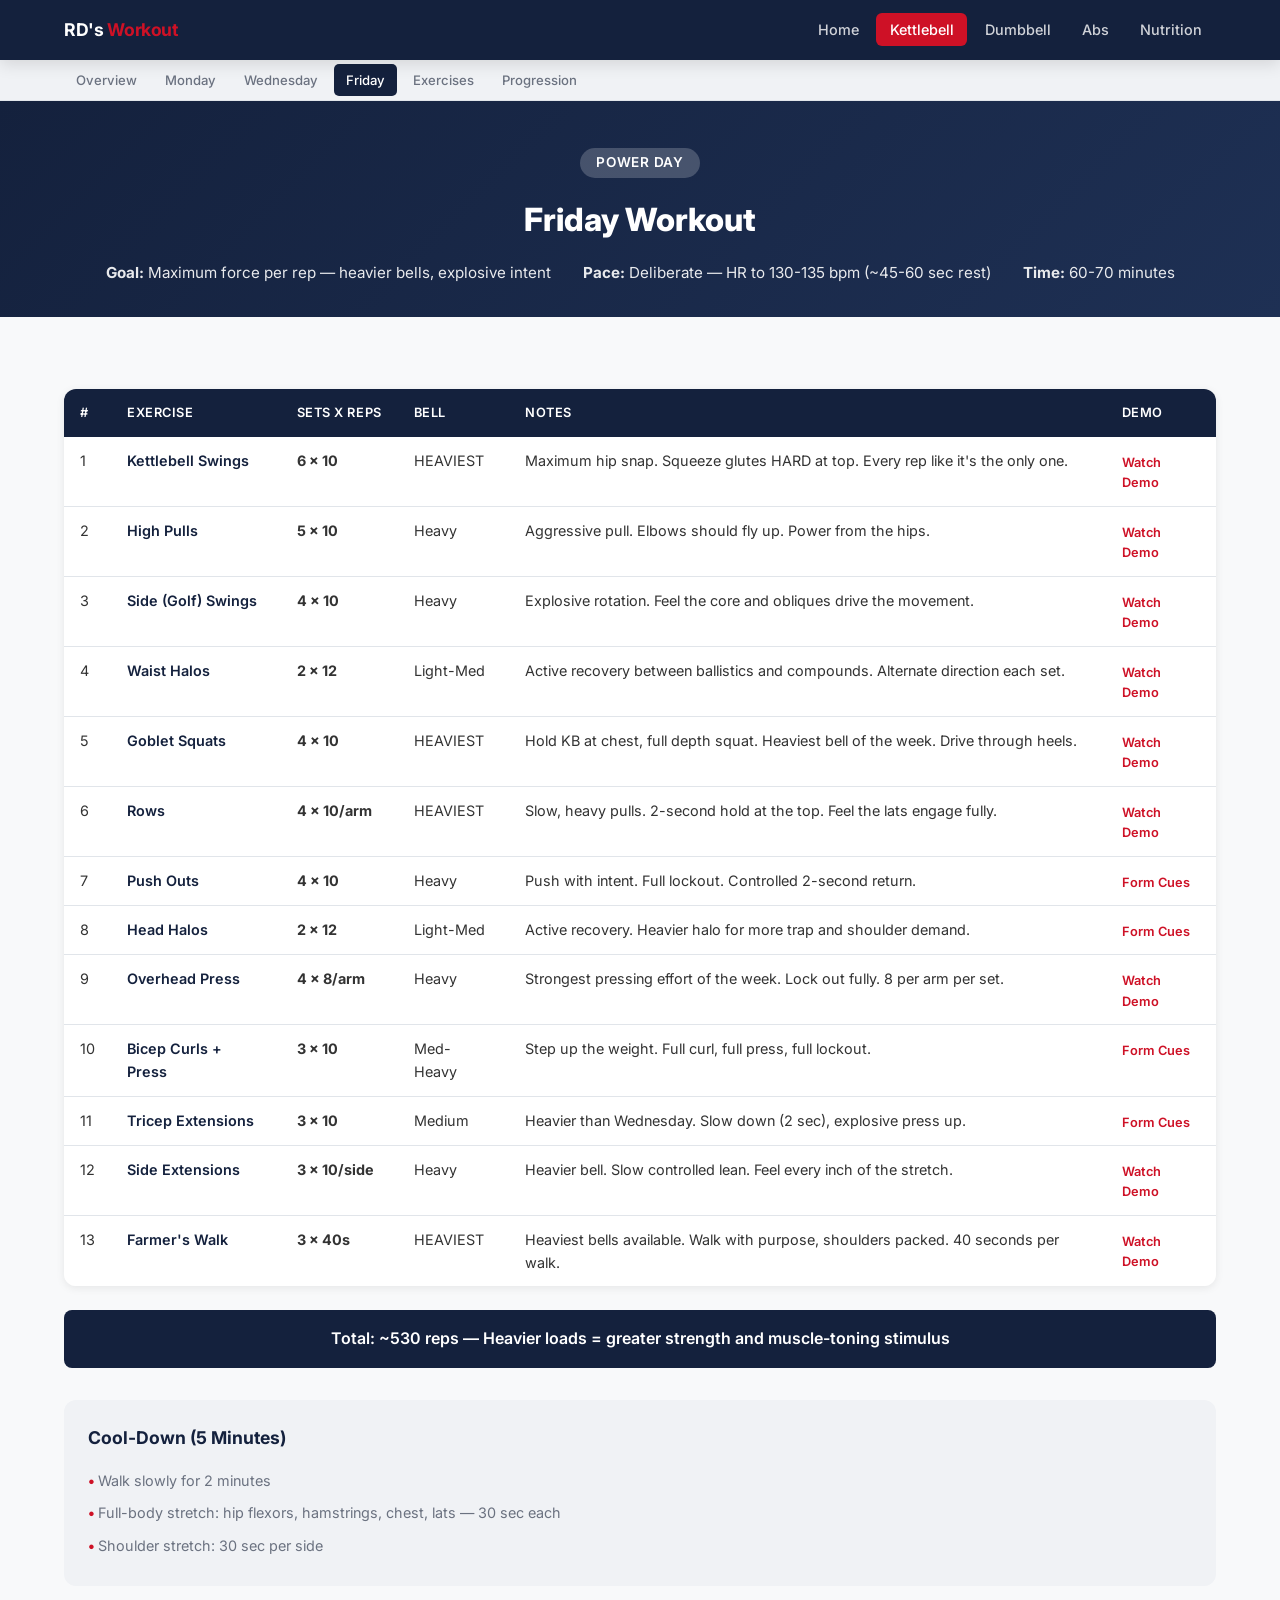
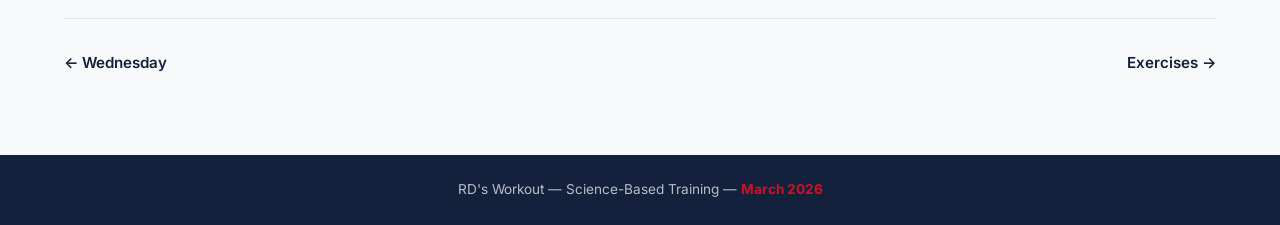
<file: friday.html>
<!DOCTYPE html>
<html lang="en">
<head>
  <meta charset="UTF-8">
  <meta name="viewport" content="width=device-width, initial-scale=1.0">
  <title>Friday &mdash; Power Day | KB Workout</title>
  <link rel="preconnect" href="https://fonts.googleapis.com">
  <link href="https://fonts.googleapis.com/css2?family=Inter:wght@400;500;600;700;800&display=swap" rel="stylesheet">
  <link rel="stylesheet" href="css/style.css">
</head>
<body class="has-subnav">

  <nav class="nav">
    <div class="nav-inner">
      <a href="index.html" class="nav-logo">RD's <span>Workout</span></a>
      <ul class="nav-links">
        <li><a href="index.html">Home</a></li>
        <li><a href="kettlebell.html" class="active">Kettlebell</a></li>
        <li><a href="dumbbell.html">Dumbbell</a></li>
        <li><a href="abs.html">Abs</a></li>
        <li><a href="nutrition.html">Nutrition</a></li>
      </ul>
      <button class="nav-toggle" aria-label="Toggle navigation" aria-expanded="false">
        <span></span><span></span><span></span>
      </button>
    </div>
  </nav>
  <div class="subnav">
    <div class="subnav-inner">
      <a href="kettlebell.html">Overview</a>
      <a href="monday.html">Monday</a>
      <a href="wednesday.html">Wednesday</a>
      <a href="friday.html" class="active">Friday</a>
      <a href="exercises.html">Exercises</a>
      <a href="progression.html">Progression</a>
    </div>
  </div>

  <main>
    <section class="day-hero friday">
      <div class="container">
        <div class="day-tag">Power Day</div>
        <h1>Friday Workout</h1>
        <div class="day-info">
          <div class="day-info-item"><strong>Goal:</strong> Maximum force per rep &mdash; heavier bells, explosive intent</div>
          <div class="day-info-item"><strong>Pace:</strong> Deliberate &mdash; HR to 130-135 bpm (~45-60 sec rest)</div>
          <div class="day-info-item"><strong>Time:</strong> 60-70 minutes</div>
        </div>
      </div>
    </section>

    <section class="section">
      <div class="container">
        <div class="table-wrap">
          <table>
            <thead>
              <tr>
                <th>#</th>
                <th>Exercise</th>
                <th>Sets x Reps</th>
                <th>Bell</th>
                <th>Notes</th>
                <th>Demo</th>
              </tr>
            </thead>
            <tbody>
              <tr>
                <td>1</td>
                <td class="exercise-name">Kettlebell Swings</td>
                <td><strong>6 x 10</strong></td>
                <td>HEAVIEST</td>
                <td>Maximum hip snap. Squeeze glutes HARD at top. Every rep like it's the only one.</td>
                <td><a href="exercises.html#swings" class="demo-link">Watch Demo</a></td>
              </tr>
              <tr>
                <td>2</td>
                <td class="exercise-name">High Pulls</td>
                <td><strong>5 x 10</strong></td>
                <td>Heavy</td>
                <td>Aggressive pull. Elbows should fly up. Power from the hips.</td>
                <td><a href="exercises.html#high-pulls" class="demo-link">Watch Demo</a></td>
              </tr>
              <tr>
                <td>3</td>
                <td class="exercise-name">Side (Golf) Swings</td>
                <td><strong>4 x 10</strong></td>
                <td>Heavy</td>
                <td>Explosive rotation. Feel the core and obliques drive the movement.</td>
                <td><a href="exercises.html#golf-swings" class="demo-link">Watch Demo</a></td>
              </tr>
              <tr>
                <td>4</td>
                <td class="exercise-name">Waist Halos</td>
                <td><strong>2 x 12</strong></td>
                <td>Light-Med</td>
                <td>Active recovery between ballistics and compounds. Alternate direction each set.</td>
                <td><a href="exercises.html#waist-halos" class="demo-link">Watch Demo</a></td>
              </tr>
              <tr>
                <td>5</td>
                <td class="exercise-name">Goblet Squats</td>
                <td><strong>4 x 10</strong></td>
                <td>HEAVIEST</td>
                <td>Hold KB at chest, full depth squat. Heaviest bell of the week. Drive through heels.</td>
                <td><a href="exercises.html#goblet-squats" class="demo-link">Watch Demo</a></td>
              </tr>
              <tr>
                <td>6</td>
                <td class="exercise-name">Rows</td>
                <td><strong>4 x 10/arm</strong></td>
                <td>HEAVIEST</td>
                <td>Slow, heavy pulls. 2-second hold at the top. Feel the lats engage fully.</td>
                <td><a href="exercises.html#rows" class="demo-link">Watch Demo</a></td>
              </tr>
              <tr>
                <td>7</td>
                <td class="exercise-name">Push Outs</td>
                <td><strong>4 x 10</strong></td>
                <td>Heavy</td>
                <td>Push with intent. Full lockout. Controlled 2-second return.</td>
                <td><a href="exercises.html#push-outs" class="demo-link">Form Cues</a></td>
              </tr>
              <tr>
                <td>8</td>
                <td class="exercise-name">Head Halos</td>
                <td><strong>2 x 12</strong></td>
                <td>Light-Med</td>
                <td>Active recovery. Heavier halo for more trap and shoulder demand.</td>
                <td><a href="exercises.html#head-halos" class="demo-link">Form Cues</a></td>
              </tr>
              <tr>
                <td>9</td>
                <td class="exercise-name">Overhead Press</td>
                <td><strong>4 x 8/arm</strong></td>
                <td>Heavy</td>
                <td>Strongest pressing effort of the week. Lock out fully. 8 per arm per set.</td>
                <td><a href="exercises.html#overhead-press" class="demo-link">Watch Demo</a></td>
              </tr>
              <tr>
                <td>10</td>
                <td class="exercise-name">Bicep Curls + Press</td>
                <td><strong>3 x 10</strong></td>
                <td>Med-Heavy</td>
                <td>Step up the weight. Full curl, full press, full lockout.</td>
                <td><a href="exercises.html#curls-press" class="demo-link">Form Cues</a></td>
              </tr>
              <tr>
                <td>11</td>
                <td class="exercise-name">Tricep Extensions</td>
                <td><strong>3 x 10</strong></td>
                <td>Medium</td>
                <td>Heavier than Wednesday. Slow down (2 sec), explosive press up.</td>
                <td><a href="exercises.html#tricep-ext" class="demo-link">Form Cues</a></td>
              </tr>
              <tr>
                <td>12</td>
                <td class="exercise-name">Side Extensions</td>
                <td><strong>3 x 10/side</strong></td>
                <td>Heavy</td>
                <td>Heavier bell. Slow controlled lean. Feel every inch of the stretch.</td>
                <td><a href="exercises.html#side-ext" class="demo-link">Watch Demo</a></td>
              </tr>
              <tr>
                <td>13</td>
                <td class="exercise-name">Farmer's Walk</td>
                <td><strong>3 x 40s</strong></td>
                <td>HEAVIEST</td>
                <td>Heaviest bells available. Walk with purpose, shoulders packed. 40 seconds per walk.</td>
                <td><a href="exercises.html#farmers-walk" class="demo-link">Watch Demo</a></td>
              </tr>
            </tbody>
          </table>
        </div>

        <div class="total-reps">Total: ~530 reps &mdash; Heavier loads = greater strength and muscle-toning stimulus</div>

        <div class="cooldown">
          <h3>Cool-Down (5 Minutes)</h3>
          <ul>
            <li>Walk slowly for 2 minutes</li>
            <li>Full-body stretch: hip flexors, hamstrings, chest, lats &mdash; 30 sec each</li>
            <li>Shoulder stretch: 30 sec per side</li>
          </ul>
        </div>

        <div class="day-nav">
          <a href="wednesday.html">&larr; Wednesday</a>
          <a href="exercises.html">Exercises &rarr;</a>
        </div>
      </div>
    </section>
  </main>

  <footer>
    <p>RD's Workout &mdash; Science-Based Training &mdash; <strong>March 2026</strong></p>
  </footer>

  <script src="js/main.js"></script>
</body>
</html>
</file>
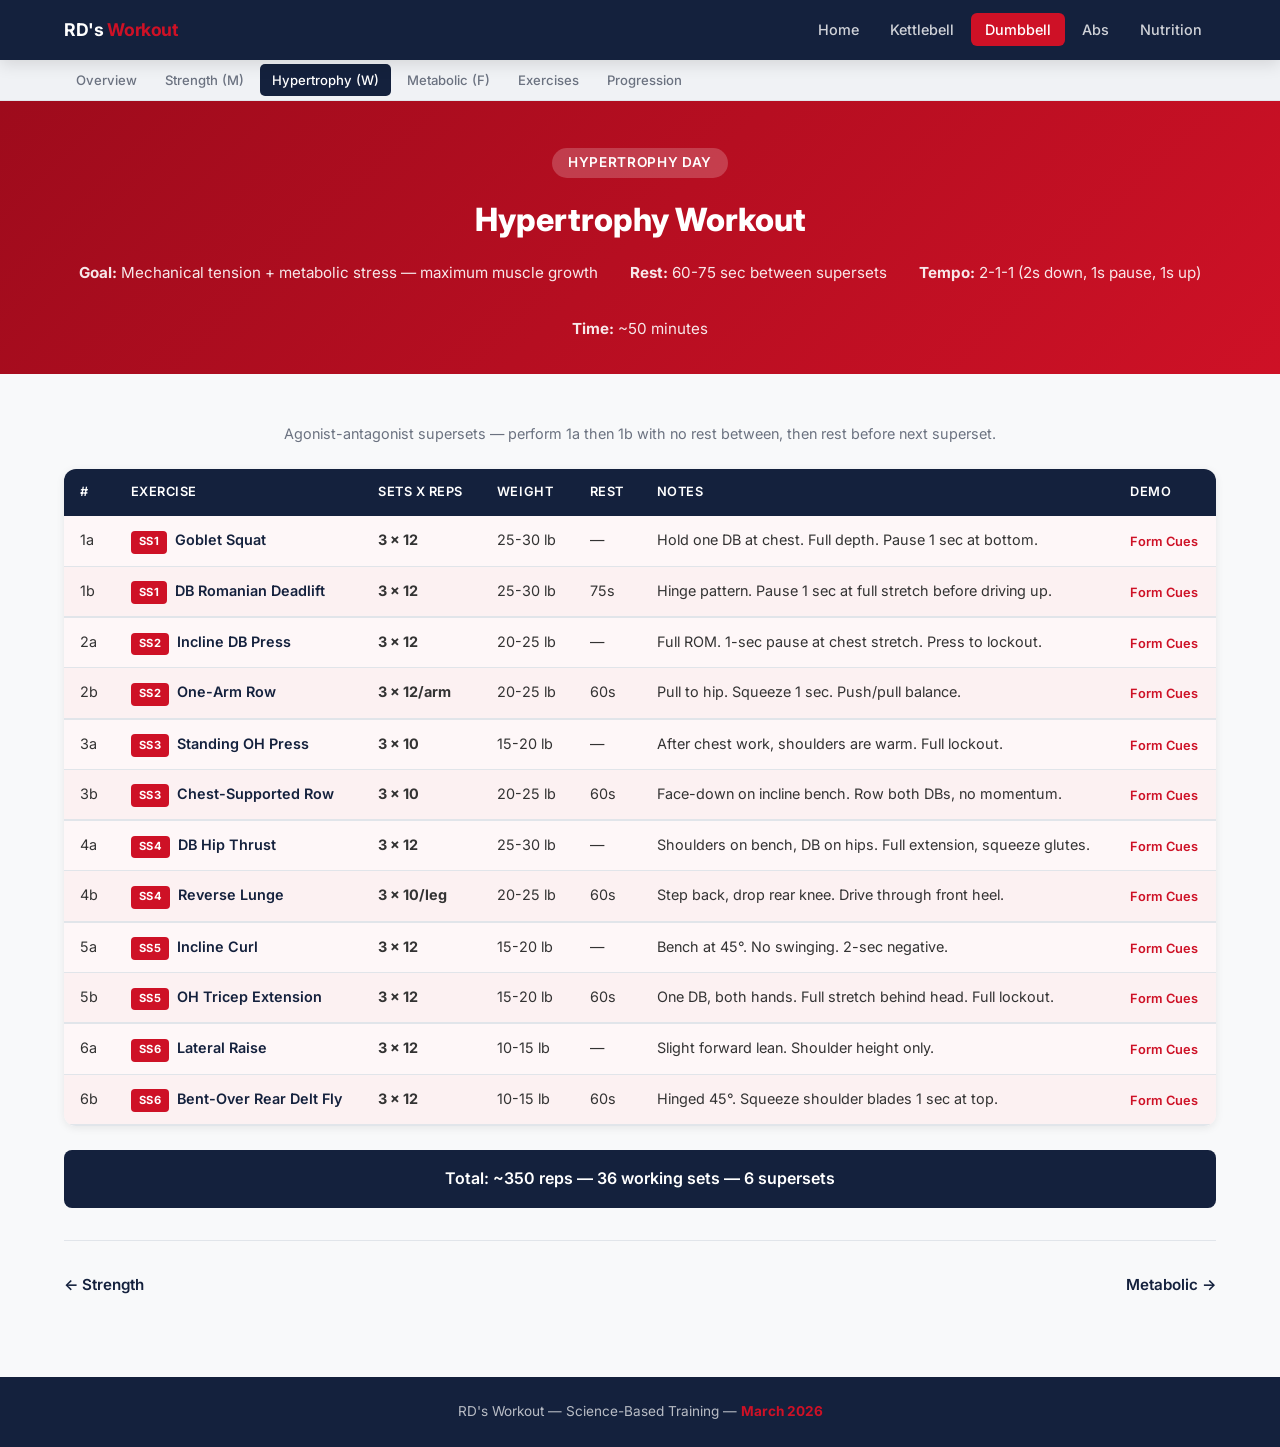
<file: hypertrophy.html>
<!DOCTYPE html>
<html lang="en">
<head>
  <meta charset="UTF-8">
  <meta name="viewport" content="width=device-width, initial-scale=1.0">
  <title>Hypertrophy Day | DB Workout</title>
  <link rel="preconnect" href="https://fonts.googleapis.com">
  <link href="https://fonts.googleapis.com/css2?family=Inter:wght@400;500;600;700;800&display=swap" rel="stylesheet">
  <link rel="stylesheet" href="css/style.css">
</head>
<body class="has-subnav">

  <nav class="nav">
    <div class="nav-inner">
      <a href="index.html" class="nav-logo">RD's <span>Workout</span></a>
      <ul class="nav-links">
        <li><a href="index.html">Home</a></li>
        <li><a href="kettlebell.html">Kettlebell</a></li>
        <li><a href="dumbbell.html" class="active">Dumbbell</a></li>
        <li><a href="abs.html">Abs</a></li>
        <li><a href="nutrition.html">Nutrition</a></li>
      </ul>
      <button class="nav-toggle" aria-label="Toggle navigation" aria-expanded="false">
        <span></span><span></span><span></span>
      </button>
    </div>
  </nav>
  <div class="subnav">
    <div class="subnav-inner">
      <a href="dumbbell.html">Overview</a>
      <a href="strength.html">Strength (M)</a>
      <a href="hypertrophy.html" class="active">Hypertrophy (W)</a>
      <a href="metabolic.html">Metabolic (F)</a>
      <a href="db-exercises.html">Exercises</a>
      <a href="db-progression.html">Progression</a>
    </div>
  </div>

  <main>
    <section class="day-hero hypertrophy">
      <div class="container">
        <div class="day-tag">Hypertrophy Day</div>
        <h1>Hypertrophy Workout</h1>
        <div class="day-info">
          <div class="day-info-item"><strong>Goal:</strong> Mechanical tension + metabolic stress &mdash; maximum muscle growth</div>
          <div class="day-info-item"><strong>Rest:</strong> 60-75 sec between supersets</div>
          <div class="day-info-item"><strong>Tempo:</strong> 2-1-1 (2s down, 1s pause, 1s up)</div>
          <div class="day-info-item"><strong>Time:</strong> ~50 minutes</div>
        </div>
      </div>
    </section>

    <section class="section">
      <div class="container">
        <p style="text-align:center; color:var(--gray-600); margin-bottom:1.5rem; font-size:0.9rem;">
          Agonist-antagonist supersets &mdash; perform 1a then 1b with no rest between, then rest before next superset.
        </p>

        <div class="table-wrap">
          <table>
            <thead>
              <tr>
                <th>#</th>
                <th>Exercise</th>
                <th>Sets x Reps</th>
                <th>Weight</th>
                <th>Rest</th>
                <th>Notes</th>
                <th>Demo</th>
              </tr>
            </thead>
            <tbody>
              <!-- Superset 1 -->
              <tr class="superset-a">
                <td>1a</td>
                <td class="exercise-name"><span class="superset-label">SS1</span>Goblet Squat</td>
                <td><strong>3 x 12</strong></td>
                <td>25-30 lb</td>
                <td>&mdash;</td>
                <td>Hold one DB at chest. Full depth. Pause 1 sec at bottom.</td>
                <td><a href="db-exercises.html#split-squat" class="demo-link">Form Cues</a></td>
              </tr>
              <tr class="superset-b">
                <td>1b</td>
                <td class="exercise-name"><span class="superset-label">SS1</span>DB Romanian Deadlift</td>
                <td><strong>3 x 12</strong></td>
                <td>25-30 lb</td>
                <td>75s</td>
                <td>Hinge pattern. Pause 1 sec at full stretch before driving up.</td>
                <td><a href="db-exercises.html#rdl" class="demo-link">Form Cues</a></td>
              </tr>

              <!-- Superset 2 -->
              <tr class="superset-a">
                <td>2a</td>
                <td class="exercise-name"><span class="superset-label">SS2</span>Incline DB Press</td>
                <td><strong>3 x 12</strong></td>
                <td>20-25 lb</td>
                <td>&mdash;</td>
                <td>Full ROM. 1-sec pause at chest stretch. Press to lockout.</td>
                <td><a href="db-exercises.html#incline-press" class="demo-link">Form Cues</a></td>
              </tr>
              <tr class="superset-b">
                <td>2b</td>
                <td class="exercise-name"><span class="superset-label">SS2</span>One-Arm Row</td>
                <td><strong>3 x 12/arm</strong></td>
                <td>20-25 lb</td>
                <td>60s</td>
                <td>Pull to hip. Squeeze 1 sec. Push/pull balance.</td>
                <td><a href="db-exercises.html#one-arm-row" class="demo-link">Form Cues</a></td>
              </tr>

              <!-- Superset 3 -->
              <tr class="superset-a">
                <td>3a</td>
                <td class="exercise-name"><span class="superset-label">SS3</span>Standing OH Press</td>
                <td><strong>3 x 10</strong></td>
                <td>15-20 lb</td>
                <td>&mdash;</td>
                <td>After chest work, shoulders are warm. Full lockout.</td>
                <td><a href="db-exercises.html#oh-press" class="demo-link">Form Cues</a></td>
              </tr>
              <tr class="superset-b">
                <td>3b</td>
                <td class="exercise-name"><span class="superset-label">SS3</span>Chest-Supported Row</td>
                <td><strong>3 x 10</strong></td>
                <td>20-25 lb</td>
                <td>60s</td>
                <td>Face-down on incline bench. Row both DBs, no momentum.</td>
                <td><a href="db-exercises.html#chest-supported-row" class="demo-link">Form Cues</a></td>
              </tr>

              <!-- Superset 4 -->
              <tr class="superset-a">
                <td>4a</td>
                <td class="exercise-name"><span class="superset-label">SS4</span>DB Hip Thrust</td>
                <td><strong>3 x 12</strong></td>
                <td>25-30 lb</td>
                <td>&mdash;</td>
                <td>Shoulders on bench, DB on hips. Full extension, squeeze glutes.</td>
                <td><a href="db-exercises.html#hip-thrust" class="demo-link">Form Cues</a></td>
              </tr>
              <tr class="superset-b">
                <td>4b</td>
                <td class="exercise-name"><span class="superset-label">SS4</span>Reverse Lunge</td>
                <td><strong>3 x 10/leg</strong></td>
                <td>20-25 lb</td>
                <td>60s</td>
                <td>Step back, drop rear knee. Drive through front heel.</td>
                <td><a href="db-exercises.html#reverse-lunge" class="demo-link">Form Cues</a></td>
              </tr>

              <!-- Superset 5 -->
              <tr class="superset-a">
                <td>5a</td>
                <td class="exercise-name"><span class="superset-label">SS5</span>Incline Curl</td>
                <td><strong>3 x 12</strong></td>
                <td>15-20 lb</td>
                <td>&mdash;</td>
                <td>Bench at 45&deg;. No swinging. 2-sec negative.</td>
                <td><a href="db-exercises.html#incline-curl" class="demo-link">Form Cues</a></td>
              </tr>
              <tr class="superset-b">
                <td>5b</td>
                <td class="exercise-name"><span class="superset-label">SS5</span>OH Tricep Extension</td>
                <td><strong>3 x 12</strong></td>
                <td>15-20 lb</td>
                <td>60s</td>
                <td>One DB, both hands. Full stretch behind head. Full lockout.</td>
                <td><a href="db-exercises.html#oh-ext" class="demo-link">Form Cues</a></td>
              </tr>

              <!-- Superset 6 -->
              <tr class="superset-a">
                <td>6a</td>
                <td class="exercise-name"><span class="superset-label">SS6</span>Lateral Raise</td>
                <td><strong>3 x 12</strong></td>
                <td>10-15 lb</td>
                <td>&mdash;</td>
                <td>Slight forward lean. Shoulder height only.</td>
                <td><a href="db-exercises.html#lat-raise" class="demo-link">Form Cues</a></td>
              </tr>
              <tr class="superset-b">
                <td>6b</td>
                <td class="exercise-name"><span class="superset-label">SS6</span>Bent-Over Rear Delt Fly</td>
                <td><strong>3 x 12</strong></td>
                <td>10-15 lb</td>
                <td>60s</td>
                <td>Hinged 45&deg;. Squeeze shoulder blades 1 sec at top.</td>
                <td><a href="db-exercises.html#rear-fly" class="demo-link">Form Cues</a></td>
              </tr>
            </tbody>
          </table>
        </div>

        <div class="total-reps">Total: ~350 reps &mdash; 36 working sets &mdash; 6 supersets</div>

        <div class="day-nav">
          <a href="strength.html">&larr; Strength</a>
          <a href="metabolic.html">Metabolic &rarr;</a>
        </div>
      </div>
    </section>
  </main>

  <footer>
    <p>RD's Workout &mdash; Science-Based Training &mdash; <strong>March 2026</strong></p>
  </footer>

  <script src="js/main.js"></script>
</body>
</html>
</file>
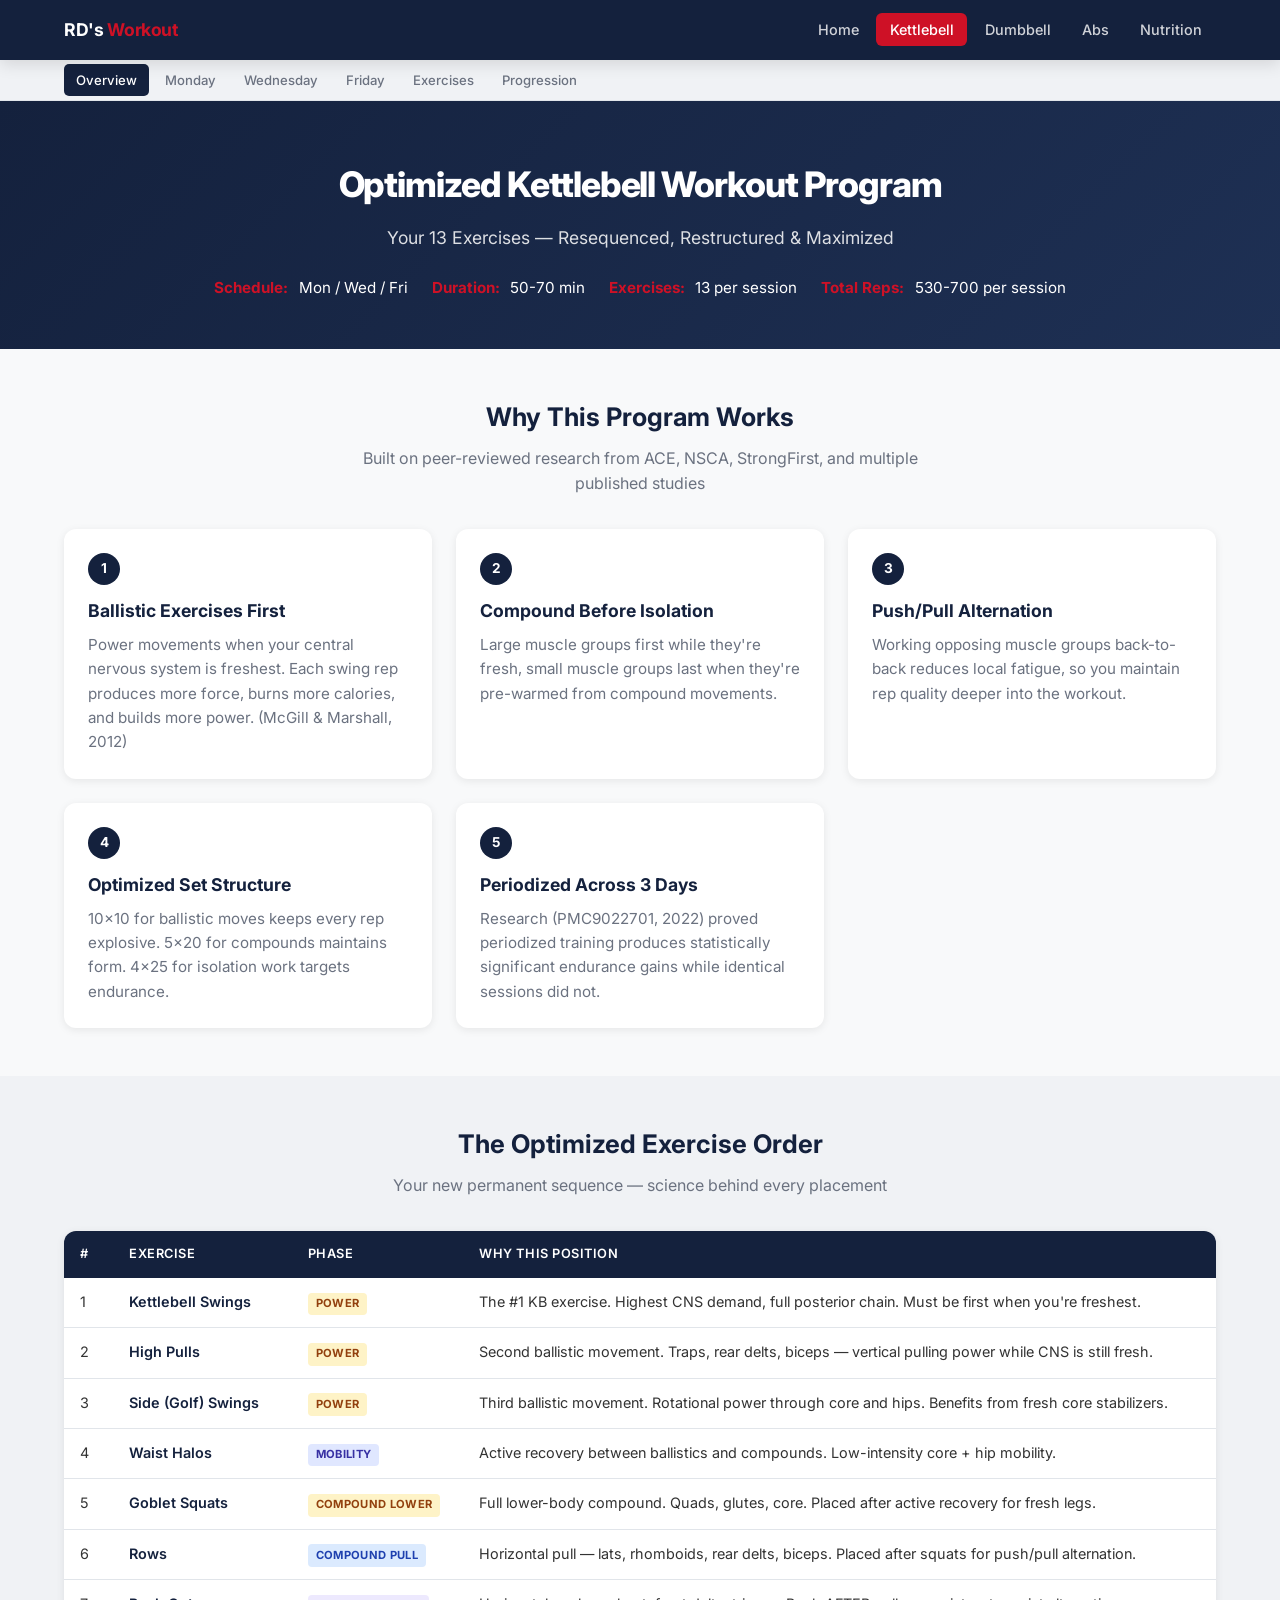
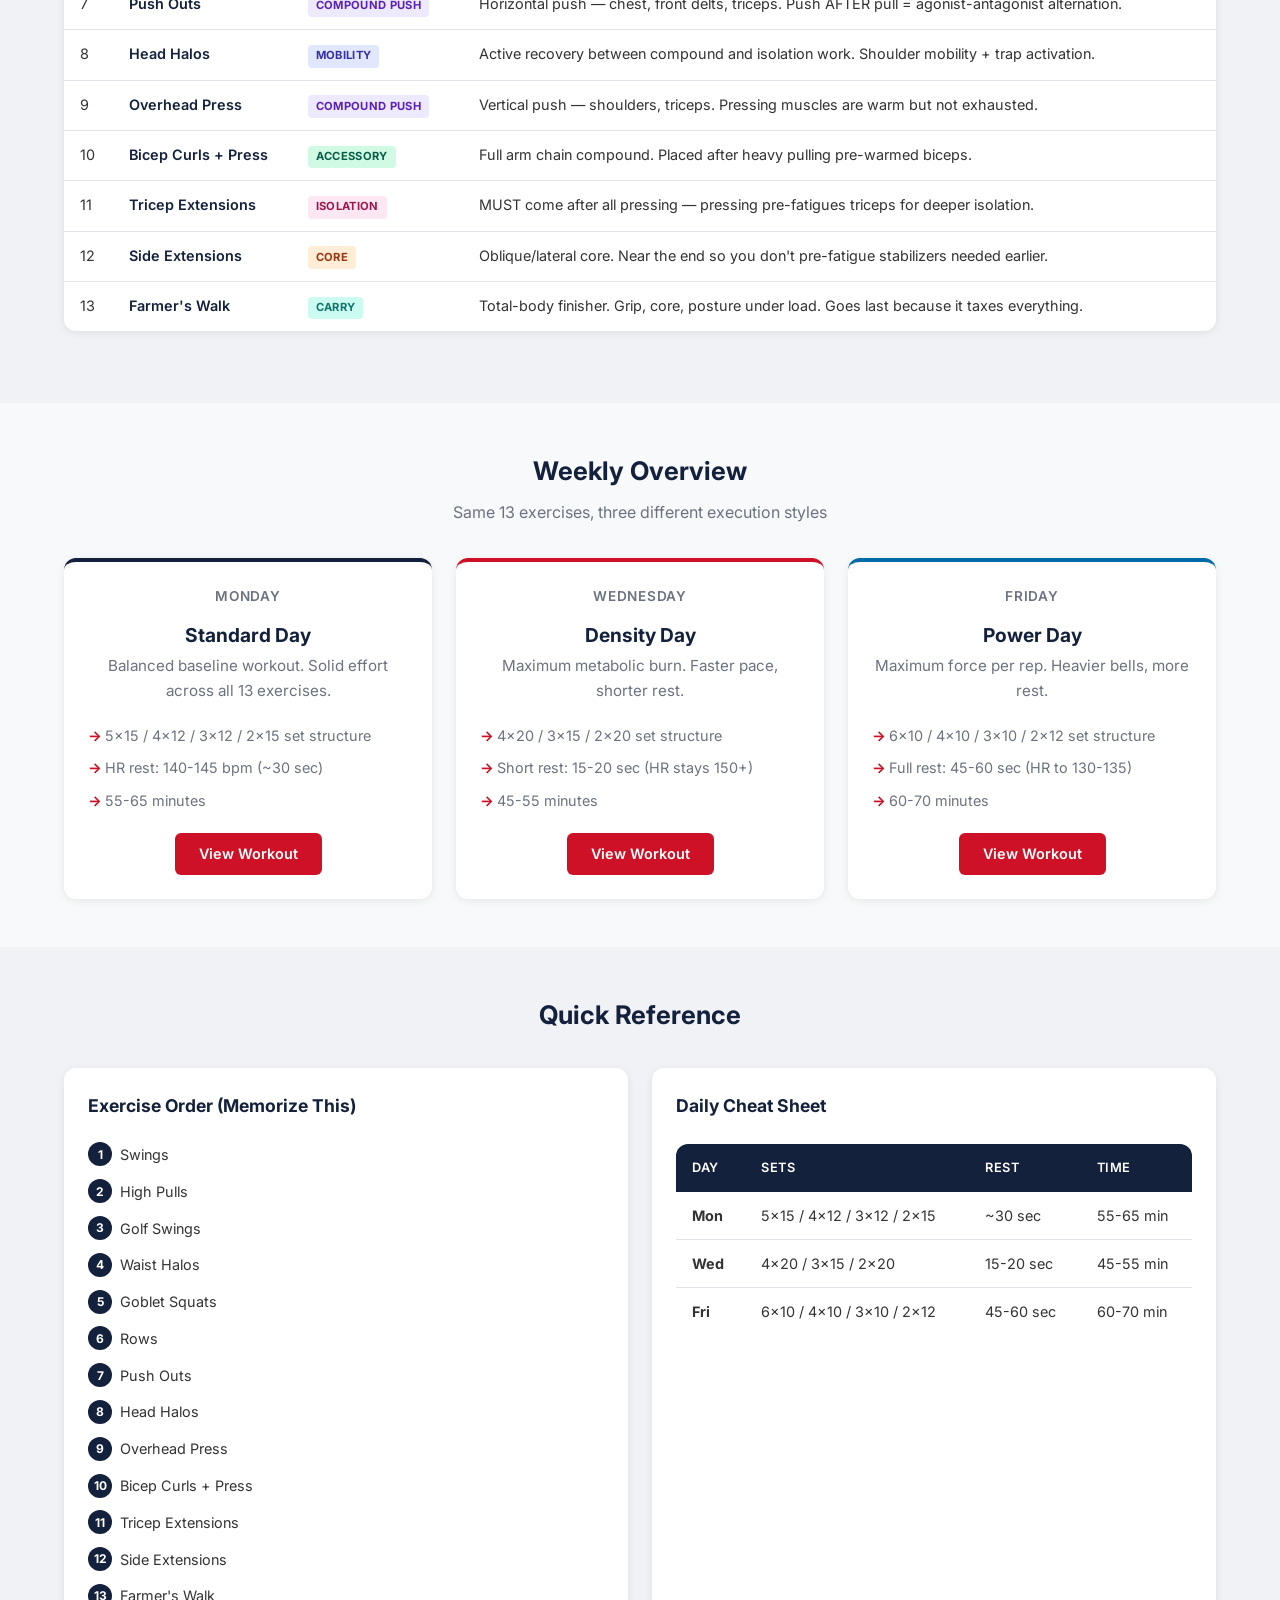
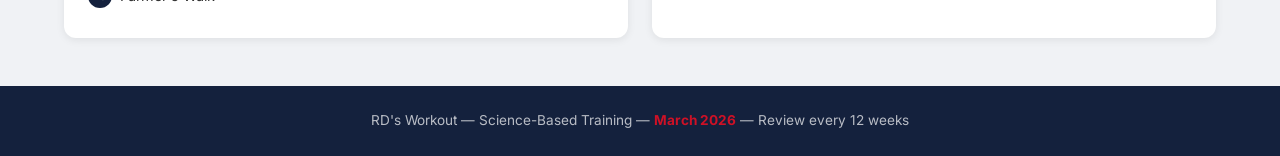
<file: kettlebell.html>
<!DOCTYPE html>
<html lang="en">
<head>
  <meta charset="UTF-8">
  <meta name="viewport" content="width=device-width, initial-scale=1.0">
  <title>Kettlebell Workout Program</title>
  <link rel="preconnect" href="https://fonts.googleapis.com">
  <link href="https://fonts.googleapis.com/css2?family=Inter:wght@400;500;600;700;800&display=swap" rel="stylesheet">
  <link rel="stylesheet" href="css/style.css">
</head>
<body class="has-subnav">

  <!-- Navigation -->
  <nav class="nav">
    <div class="nav-inner">
      <a href="index.html" class="nav-logo">RD's <span>Workout</span></a>
      <ul class="nav-links">
        <li><a href="index.html">Home</a></li>
        <li><a href="kettlebell.html" class="active">Kettlebell</a></li>
        <li><a href="dumbbell.html">Dumbbell</a></li>
        <li><a href="abs.html">Abs</a></li>
        <li><a href="nutrition.html">Nutrition</a></li>
      </ul>
      <button class="nav-toggle" aria-label="Toggle navigation" aria-expanded="false">
        <span></span><span></span><span></span>
      </button>
    </div>
  </nav>
  <div class="subnav">
    <div class="subnav-inner">
      <a href="kettlebell.html" class="active">Overview</a>
      <a href="monday.html">Monday</a>
      <a href="wednesday.html">Wednesday</a>
      <a href="friday.html">Friday</a>
      <a href="exercises.html">Exercises</a>
      <a href="progression.html">Progression</a>
    </div>
  </div>

  <main>
    <!-- Hero -->
    <section class="hero">
      <div class="container">
        <h1>Optimized Kettlebell Workout Program</h1>
        <p class="hero-subtitle">Your 13 Exercises &mdash; Resequenced, Restructured &amp; Maximized</p>
        <div class="hero-meta">
          <div class="hero-meta-item"><strong>Schedule:</strong>&nbsp;Mon / Wed / Fri</div>
          <div class="hero-meta-item"><strong>Duration:</strong>&nbsp;50-70 min</div>
          <div class="hero-meta-item"><strong>Exercises:</strong>&nbsp;13 per session</div>
          <div class="hero-meta-item"><strong>Total Reps:</strong>&nbsp;530-700 per session</div>
        </div>
      </div>
    </section>

    <!-- Why This Works -->
    <section class="section">
      <div class="container">
        <div class="section-header">
          <h2>Why This Program Works</h2>
          <p>Built on peer-reviewed research from ACE, NSCA, StrongFirst, and multiple published studies</p>
        </div>
        <div class="card-grid">
          <div class="card">
            <div class="card-number">1</div>
            <h3>Ballistic Exercises First</h3>
            <p>Power movements when your central nervous system is freshest. Each swing rep produces more force, burns more calories, and builds more power. (McGill &amp; Marshall, 2012)</p>
          </div>
          <div class="card">
            <div class="card-number">2</div>
            <h3>Compound Before Isolation</h3>
            <p>Large muscle groups first while they're fresh, small muscle groups last when they're pre-warmed from compound movements.</p>
          </div>
          <div class="card">
            <div class="card-number">3</div>
            <h3>Push/Pull Alternation</h3>
            <p>Working opposing muscle groups back-to-back reduces local fatigue, so you maintain rep quality deeper into the workout.</p>
          </div>
          <div class="card">
            <div class="card-number">4</div>
            <h3>Optimized Set Structure</h3>
            <p>10x10 for ballistic moves keeps every rep explosive. 5x20 for compounds maintains form. 4x25 for isolation work targets endurance.</p>
          </div>
          <div class="card">
            <div class="card-number">5</div>
            <h3>Periodized Across 3 Days</h3>
            <p>Research (PMC9022701, 2022) proved periodized training produces statistically significant endurance gains while identical sessions did not.</p>
          </div>
        </div>
      </div>
    </section>

    <!-- Optimized Exercise Order -->
    <section class="section section-alt">
      <div class="container">
        <div class="section-header">
          <h2>The Optimized Exercise Order</h2>
          <p>Your new permanent sequence &mdash; science behind every placement</p>
        </div>
        <div class="table-wrap">
          <table>
            <thead>
              <tr>
                <th>#</th>
                <th>Exercise</th>
                <th>Phase</th>
                <th>Why This Position</th>
              </tr>
            </thead>
            <tbody>
              <tr>
                <td>1</td>
                <td class="exercise-name">Kettlebell Swings</td>
                <td><span class="phase-badge phase-power">Power</span></td>
                <td>The #1 KB exercise. Highest CNS demand, full posterior chain. Must be first when you're freshest.</td>
              </tr>
              <tr>
                <td>2</td>
                <td class="exercise-name">High Pulls</td>
                <td><span class="phase-badge phase-power">Power</span></td>
                <td>Second ballistic movement. Traps, rear delts, biceps &mdash; vertical pulling power while CNS is still fresh.</td>
              </tr>
              <tr>
                <td>3</td>
                <td class="exercise-name">Side (Golf) Swings</td>
                <td><span class="phase-badge phase-power">Power</span></td>
                <td>Third ballistic movement. Rotational power through core and hips. Benefits from fresh core stabilizers.</td>
              </tr>
              <tr>
                <td>4</td>
                <td class="exercise-name">Waist Halos</td>
                <td><span class="phase-badge phase-mobility">Mobility</span></td>
                <td>Active recovery between ballistics and compounds. Low-intensity core + hip mobility.</td>
              </tr>
              <tr>
                <td>5</td>
                <td class="exercise-name">Goblet Squats</td>
                <td><span class="phase-badge phase-compound-lower">Compound Lower</span></td>
                <td>Full lower-body compound. Quads, glutes, core. Placed after active recovery for fresh legs.</td>
              </tr>
              <tr>
                <td>6</td>
                <td class="exercise-name">Rows</td>
                <td><span class="phase-badge phase-compound-pull">Compound Pull</span></td>
                <td>Horizontal pull &mdash; lats, rhomboids, rear delts, biceps. Placed after squats for push/pull alternation.</td>
              </tr>
              <tr>
                <td>7</td>
                <td class="exercise-name">Push Outs</td>
                <td><span class="phase-badge phase-compound-push">Compound Push</span></td>
                <td>Horizontal push &mdash; chest, front delts, triceps. Push AFTER pull = agonist-antagonist alternation.</td>
              </tr>
              <tr>
                <td>8</td>
                <td class="exercise-name">Head Halos</td>
                <td><span class="phase-badge phase-mobility">Mobility</span></td>
                <td>Active recovery between compound and isolation work. Shoulder mobility + trap activation.</td>
              </tr>
              <tr>
                <td>9</td>
                <td class="exercise-name">Overhead Press</td>
                <td><span class="phase-badge phase-compound-push">Compound Push</span></td>
                <td>Vertical push &mdash; shoulders, triceps. Pressing muscles are warm but not exhausted.</td>
              </tr>
              <tr>
                <td>10</td>
                <td class="exercise-name">Bicep Curls + Press</td>
                <td><span class="phase-badge phase-accessory">Accessory</span></td>
                <td>Full arm chain compound. Placed after heavy pulling pre-warmed biceps.</td>
              </tr>
              <tr>
                <td>11</td>
                <td class="exercise-name">Tricep Extensions</td>
                <td><span class="phase-badge phase-isolation">Isolation</span></td>
                <td>MUST come after all pressing &mdash; pressing pre-fatigues triceps for deeper isolation.</td>
              </tr>
              <tr>
                <td>12</td>
                <td class="exercise-name">Side Extensions</td>
                <td><span class="phase-badge phase-core">Core</span></td>
                <td>Oblique/lateral core. Near the end so you don't pre-fatigue stabilizers needed earlier.</td>
              </tr>
              <tr>
                <td>13</td>
                <td class="exercise-name">Farmer's Walk</td>
                <td><span class="phase-badge phase-carry">Carry</span></td>
                <td>Total-body finisher. Grip, core, posture under load. Goes last because it taxes everything.</td>
              </tr>
            </tbody>
          </table>
        </div>
      </div>
    </section>

    <!-- Weekly Overview -->
    <section class="section">
      <div class="container">
        <div class="section-header">
          <h2>Weekly Overview</h2>
          <p>Same 13 exercises, three different execution styles</p>
        </div>
        <div class="card-grid">
          <div class="card day-card monday-card">
            <div class="day-label">Monday</div>
            <h3>Standard Day</h3>
            <p>Balanced baseline workout. Solid effort across all 13 exercises.</p>
            <ul>
              <li>5×15 / 4×12 / 3×12 / 2×15 set structure</li>
              <li>HR rest: 140-145 bpm (~30 sec)</li>
              <li>55-65 minutes</li>
            </ul>
            <a href="monday.html" class="btn btn-primary">View Workout</a>
          </div>
          <div class="card day-card wednesday-card">
            <div class="day-label">Wednesday</div>
            <h3>Density Day</h3>
            <p>Maximum metabolic burn. Faster pace, shorter rest.</p>
            <ul>
              <li>4×20 / 3×15 / 2×20 set structure</li>
              <li>Short rest: 15-20 sec (HR stays 150+)</li>
              <li>45-55 minutes</li>
            </ul>
            <a href="wednesday.html" class="btn btn-primary">View Workout</a>
          </div>
          <div class="card day-card friday-card">
            <div class="day-label">Friday</div>
            <h3>Power Day</h3>
            <p>Maximum force per rep. Heavier bells, more rest.</p>
            <ul>
              <li>6×10 / 4×10 / 3×10 / 2×12 set structure</li>
              <li>Full rest: 45-60 sec (HR to 130-135)</li>
              <li>60-70 minutes</li>
            </ul>
            <a href="friday.html" class="btn btn-primary">View Workout</a>
          </div>
        </div>
      </div>
    </section>

    <!-- Quick Reference -->
    <section class="section section-alt">
      <div class="container">
        <div class="section-header">
          <h2>Quick Reference</h2>
        </div>
        <div class="quick-ref">
          <div class="quick-ref-list">
            <h3>Exercise Order (Memorize This)</h3>
            <ol>
              <li>Swings</li>
              <li>High Pulls</li>
              <li>Golf Swings</li>
              <li>Waist Halos</li>
              <li>Goblet Squats</li>
              <li>Rows</li>
              <li>Push Outs</li>
              <li>Head Halos</li>
              <li>Overhead Press</li>
              <li>Bicep Curls + Press</li>
              <li>Tricep Extensions</li>
              <li>Side Extensions</li>
              <li>Farmer's Walk</li>
            </ol>
          </div>
          <div class="quick-ref-list">
            <h3>Daily Cheat Sheet</h3>
            <div class="table-wrap" style="box-shadow:none;">
              <table>
                <thead>
                  <tr><th>Day</th><th>Sets</th><th>Rest</th><th>Time</th></tr>
                </thead>
                <tbody>
                  <tr><td><strong>Mon</strong></td><td>5×15 / 4×12 / 3×12 / 2×15</td><td>~30 sec</td><td>55-65 min</td></tr>
                  <tr><td><strong>Wed</strong></td><td>4×20 / 3×15 / 2×20</td><td>15-20 sec</td><td>45-55 min</td></tr>
                  <tr><td><strong>Fri</strong></td><td>6×10 / 4×10 / 3×10 / 2×12</td><td>45-60 sec</td><td>60-70 min</td></tr>
                </tbody>
              </table>
            </div>
          </div>
        </div>
      </div>
    </section>
  </main>

  <footer>
    <p>RD's Workout &mdash; Science-Based Training &mdash; <strong>March 2026</strong> &mdash; Review every 12 weeks</p>
  </footer>

  <script src="js/main.js"></script>
</body>
</html>
</file>
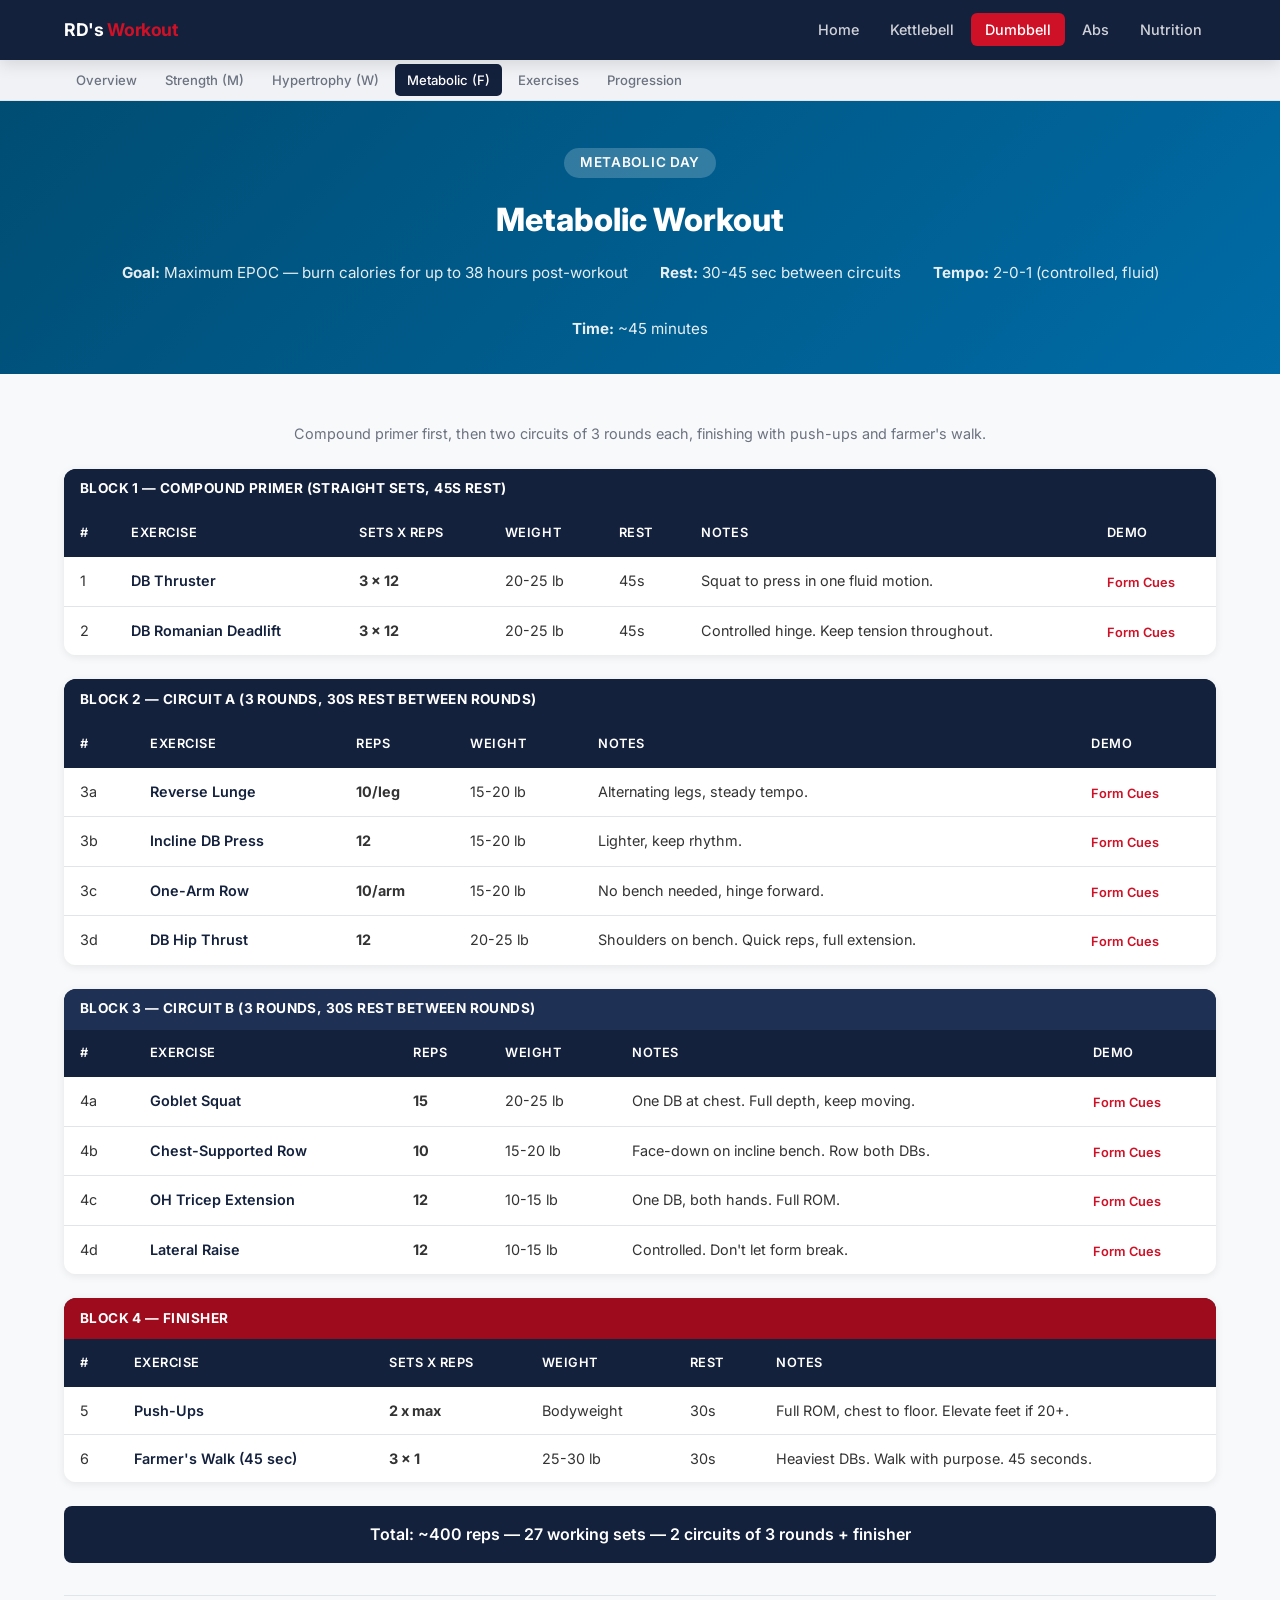
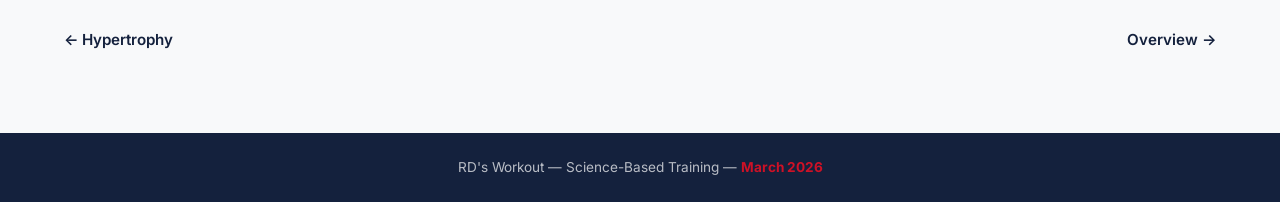
<file: metabolic.html>
<!DOCTYPE html>
<html lang="en">
<head>
  <meta charset="UTF-8">
  <meta name="viewport" content="width=device-width, initial-scale=1.0">
  <title>Metabolic Day | DB Workout</title>
  <link rel="preconnect" href="https://fonts.googleapis.com">
  <link href="https://fonts.googleapis.com/css2?family=Inter:wght@400;500;600;700;800&display=swap" rel="stylesheet">
  <link rel="stylesheet" href="css/style.css">
</head>
<body class="has-subnav">

  <nav class="nav">
    <div class="nav-inner">
      <a href="index.html" class="nav-logo">RD's <span>Workout</span></a>
      <ul class="nav-links">
        <li><a href="index.html">Home</a></li>
        <li><a href="kettlebell.html">Kettlebell</a></li>
        <li><a href="dumbbell.html" class="active">Dumbbell</a></li>
        <li><a href="abs.html">Abs</a></li>
        <li><a href="nutrition.html">Nutrition</a></li>
      </ul>
      <button class="nav-toggle" aria-label="Toggle navigation" aria-expanded="false">
        <span></span><span></span><span></span>
      </button>
    </div>
  </nav>
  <div class="subnav">
    <div class="subnav-inner">
      <a href="dumbbell.html">Overview</a>
      <a href="strength.html">Strength (M)</a>
      <a href="hypertrophy.html">Hypertrophy (W)</a>
      <a href="metabolic.html" class="active">Metabolic (F)</a>
      <a href="db-exercises.html">Exercises</a>
      <a href="db-progression.html">Progression</a>
    </div>
  </div>

  <main>
    <section class="day-hero metabolic">
      <div class="container">
        <div class="day-tag">Metabolic Day</div>
        <h1>Metabolic Workout</h1>
        <div class="day-info">
          <div class="day-info-item"><strong>Goal:</strong> Maximum EPOC &mdash; burn calories for up to 38 hours post-workout</div>
          <div class="day-info-item"><strong>Rest:</strong> 30-45 sec between circuits</div>
          <div class="day-info-item"><strong>Tempo:</strong> 2-0-1 (controlled, fluid)</div>
          <div class="day-info-item"><strong>Time:</strong> ~45 minutes</div>
        </div>
      </div>
    </section>

    <section class="section">
      <div class="container">
        <p style="text-align:center; color:var(--gray-600); margin-bottom:1.5rem; font-size:0.9rem;">
          Compound primer first, then two circuits of 3 rounds each, finishing with push-ups and farmer's walk.
        </p>

        <!-- Block 1: Compound Primer -->
        <div class="table-wrap">
          <table>
            <thead>
              <tr>
                <th colspan="7" class="circuit-header">Block 1 &mdash; Compound Primer (Straight Sets, 45s Rest)</th>
              </tr>
              <tr>
                <th>#</th>
                <th>Exercise</th>
                <th>Sets x Reps</th>
                <th>Weight</th>
                <th>Rest</th>
                <th>Notes</th>
                <th>Demo</th>
              </tr>
            </thead>
            <tbody>
              <tr>
                <td>1</td>
                <td class="exercise-name">DB Thruster</td>
                <td><strong>3 x 12</strong></td>
                <td>20-25 lb</td>
                <td>45s</td>
                <td>Squat to press in one fluid motion.</td>
                <td><a href="db-exercises.html#split-squat" class="demo-link">Form Cues</a></td>
              </tr>
              <tr>
                <td>2</td>
                <td class="exercise-name">DB Romanian Deadlift</td>
                <td><strong>3 x 12</strong></td>
                <td>20-25 lb</td>
                <td>45s</td>
                <td>Controlled hinge. Keep tension throughout.</td>
                <td><a href="db-exercises.html#rdl" class="demo-link">Form Cues</a></td>
              </tr>
            </tbody>
          </table>
        </div>

        <!-- Block 2: Circuit A -->
        <div class="table-wrap">
          <table>
            <thead>
              <tr>
                <th colspan="6" class="circuit-header">Block 2 &mdash; Circuit A (3 Rounds, 30s Rest Between Rounds)</th>
              </tr>
              <tr>
                <th>#</th>
                <th>Exercise</th>
                <th>Reps</th>
                <th>Weight</th>
                <th>Notes</th>
                <th>Demo</th>
              </tr>
            </thead>
            <tbody>
              <tr>
                <td>3a</td>
                <td class="exercise-name">Reverse Lunge</td>
                <td><strong>10/leg</strong></td>
                <td>15-20 lb</td>
                <td>Alternating legs, steady tempo.</td>
                <td><a href="db-exercises.html#reverse-lunge" class="demo-link">Form Cues</a></td>
              </tr>
              <tr>
                <td>3b</td>
                <td class="exercise-name">Incline DB Press</td>
                <td><strong>12</strong></td>
                <td>15-20 lb</td>
                <td>Lighter, keep rhythm.</td>
                <td><a href="db-exercises.html#incline-press" class="demo-link">Form Cues</a></td>
              </tr>
              <tr>
                <td>3c</td>
                <td class="exercise-name">One-Arm Row</td>
                <td><strong>10/arm</strong></td>
                <td>15-20 lb</td>
                <td>No bench needed, hinge forward.</td>
                <td><a href="db-exercises.html#one-arm-row" class="demo-link">Form Cues</a></td>
              </tr>
              <tr>
                <td>3d</td>
                <td class="exercise-name">DB Hip Thrust</td>
                <td><strong>12</strong></td>
                <td>20-25 lb</td>
                <td>Shoulders on bench. Quick reps, full extension.</td>
                <td><a href="db-exercises.html#hip-thrust" class="demo-link">Form Cues</a></td>
              </tr>
            </tbody>
          </table>
        </div>

        <!-- Block 3: Circuit B -->
        <div class="table-wrap">
          <table>
            <thead>
              <tr>
                <th colspan="6" class="circuit-header circuit-b">Block 3 &mdash; Circuit B (3 Rounds, 30s Rest Between Rounds)</th>
              </tr>
              <tr>
                <th>#</th>
                <th>Exercise</th>
                <th>Reps</th>
                <th>Weight</th>
                <th>Notes</th>
                <th>Demo</th>
              </tr>
            </thead>
            <tbody>
              <tr>
                <td>4a</td>
                <td class="exercise-name">Goblet Squat</td>
                <td><strong>15</strong></td>
                <td>20-25 lb</td>
                <td>One DB at chest. Full depth, keep moving.</td>
                <td><a href="db-exercises.html#split-squat" class="demo-link">Form Cues</a></td>
              </tr>
              <tr>
                <td>4b</td>
                <td class="exercise-name">Chest-Supported Row</td>
                <td><strong>10</strong></td>
                <td>15-20 lb</td>
                <td>Face-down on incline bench. Row both DBs.</td>
                <td><a href="db-exercises.html#chest-supported-row" class="demo-link">Form Cues</a></td>
              </tr>
              <tr>
                <td>4c</td>
                <td class="exercise-name">OH Tricep Extension</td>
                <td><strong>12</strong></td>
                <td>10-15 lb</td>
                <td>One DB, both hands. Full ROM.</td>
                <td><a href="db-exercises.html#oh-ext" class="demo-link">Form Cues</a></td>
              </tr>
              <tr>
                <td>4d</td>
                <td class="exercise-name">Lateral Raise</td>
                <td><strong>12</strong></td>
                <td>10-15 lb</td>
                <td>Controlled. Don't let form break.</td>
                <td><a href="db-exercises.html#lat-raise" class="demo-link">Form Cues</a></td>
              </tr>
            </tbody>
          </table>
        </div>

        <!-- Block 4: Finisher -->
        <div class="table-wrap">
          <table>
            <thead>
              <tr>
                <th colspan="6" class="circuit-header finisher">Block 4 &mdash; Finisher</th>
              </tr>
              <tr>
                <th>#</th>
                <th>Exercise</th>
                <th>Sets x Reps</th>
                <th>Weight</th>
                <th>Rest</th>
                <th>Notes</th>
              </tr>
            </thead>
            <tbody>
              <tr>
                <td>5</td>
                <td class="exercise-name">Push-Ups</td>
                <td><strong>2 x max</strong></td>
                <td>Bodyweight</td>
                <td>30s</td>
                <td>Full ROM, chest to floor. Elevate feet if 20+.</td>
              </tr>
              <tr>
                <td>6</td>
                <td class="exercise-name">Farmer's Walk (45 sec)</td>
                <td><strong>3 x 1</strong></td>
                <td>25-30 lb</td>
                <td>30s</td>
                <td>Heaviest DBs. Walk with purpose. 45 seconds.</td>
              </tr>
            </tbody>
          </table>
        </div>

        <div class="total-reps">Total: ~400 reps &mdash; 27 working sets &mdash; 2 circuits of 3 rounds + finisher</div>

        <div class="day-nav">
          <a href="hypertrophy.html">&larr; Hypertrophy</a>
          <a href="dumbbell.html">Overview &rarr;</a>
        </div>
      </div>
    </section>
  </main>

  <footer>
    <p>RD's Workout &mdash; Science-Based Training &mdash; <strong>March 2026</strong></p>
  </footer>

  <script src="js/main.js"></script>
</body>
</html>
</file>
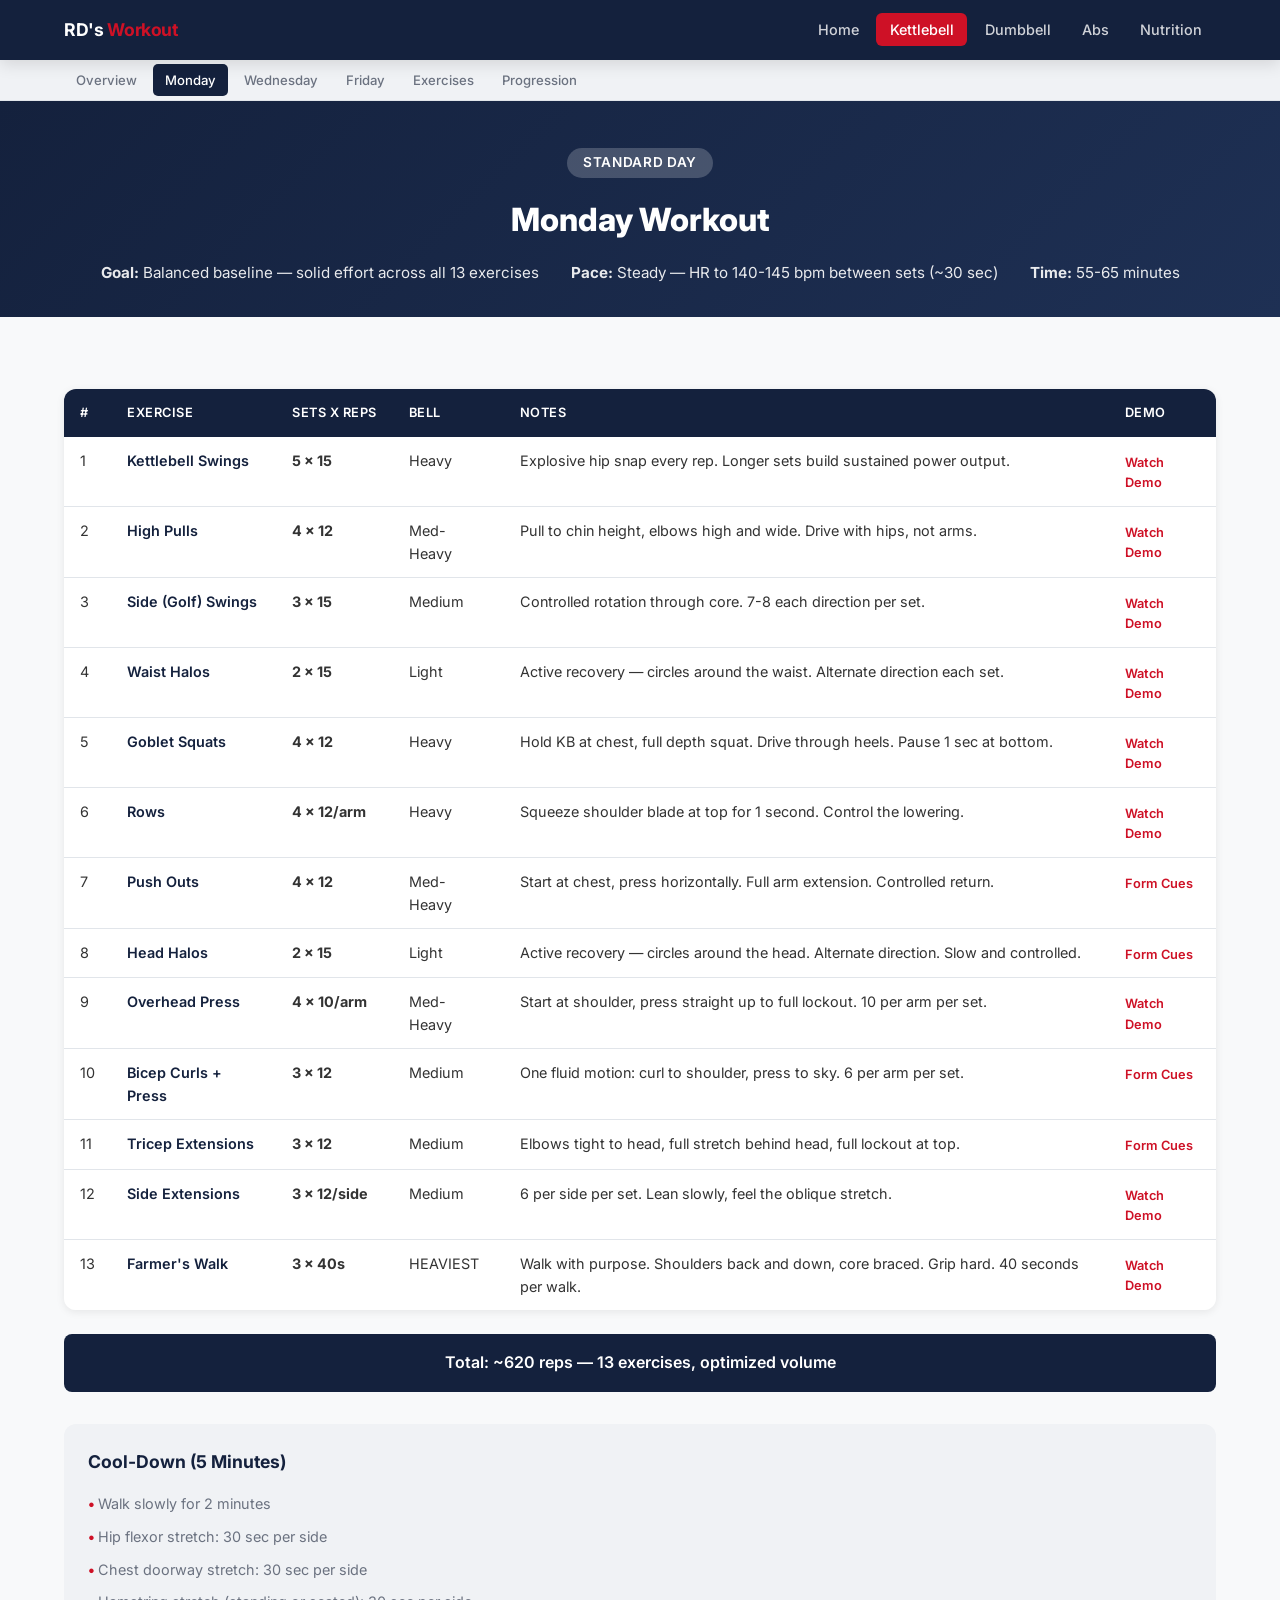
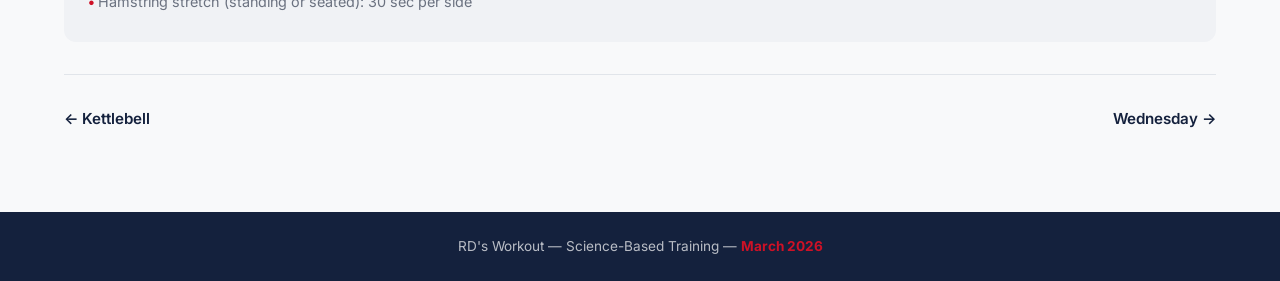
<file: monday.html>
<!DOCTYPE html>
<html lang="en">
<head>
  <meta charset="UTF-8">
  <meta name="viewport" content="width=device-width, initial-scale=1.0">
  <title>Monday &mdash; Standard Day | KB Workout</title>
  <link rel="preconnect" href="https://fonts.googleapis.com">
  <link href="https://fonts.googleapis.com/css2?family=Inter:wght@400;500;600;700;800&display=swap" rel="stylesheet">
  <link rel="stylesheet" href="css/style.css">
</head>
<body class="has-subnav">

  <nav class="nav">
    <div class="nav-inner">
      <a href="index.html" class="nav-logo">RD's <span>Workout</span></a>
      <ul class="nav-links">
        <li><a href="index.html">Home</a></li>
        <li><a href="kettlebell.html" class="active">Kettlebell</a></li>
        <li><a href="dumbbell.html">Dumbbell</a></li>
        <li><a href="abs.html">Abs</a></li>
        <li><a href="nutrition.html">Nutrition</a></li>
      </ul>
      <button class="nav-toggle" aria-label="Toggle navigation" aria-expanded="false">
        <span></span><span></span><span></span>
      </button>
    </div>
  </nav>
  <div class="subnav">
    <div class="subnav-inner">
      <a href="kettlebell.html">Overview</a>
      <a href="monday.html" class="active">Monday</a>
      <a href="wednesday.html">Wednesday</a>
      <a href="friday.html">Friday</a>
      <a href="exercises.html">Exercises</a>
      <a href="progression.html">Progression</a>
    </div>
  </div>

  <main>
    <section class="day-hero monday">
      <div class="container">
        <div class="day-tag">Standard Day</div>
        <h1>Monday Workout</h1>
        <div class="day-info">
          <div class="day-info-item"><strong>Goal:</strong> Balanced baseline &mdash; solid effort across all 13 exercises</div>
          <div class="day-info-item"><strong>Pace:</strong> Steady &mdash; HR to 140-145 bpm between sets (~30 sec)</div>
          <div class="day-info-item"><strong>Time:</strong> 55-65 minutes</div>
        </div>
      </div>
    </section>

    <section class="section">
      <div class="container">
        <div class="table-wrap">
          <table>
            <thead>
              <tr>
                <th>#</th>
                <th>Exercise</th>
                <th>Sets x Reps</th>
                <th>Bell</th>
                <th>Notes</th>
                <th>Demo</th>
              </tr>
            </thead>
            <tbody>
              <tr>
                <td>1</td>
                <td class="exercise-name">Kettlebell Swings</td>
                <td><strong>5 x 15</strong></td>
                <td>Heavy</td>
                <td>Explosive hip snap every rep. Longer sets build sustained power output.</td>
                <td><a href="exercises.html#swings" class="demo-link">Watch Demo</a></td>
              </tr>
              <tr>
                <td>2</td>
                <td class="exercise-name">High Pulls</td>
                <td><strong>4 x 12</strong></td>
                <td>Med-Heavy</td>
                <td>Pull to chin height, elbows high and wide. Drive with hips, not arms.</td>
                <td><a href="exercises.html#high-pulls" class="demo-link">Watch Demo</a></td>
              </tr>
              <tr>
                <td>3</td>
                <td class="exercise-name">Side (Golf) Swings</td>
                <td><strong>3 x 15</strong></td>
                <td>Medium</td>
                <td>Controlled rotation through core. 7-8 each direction per set.</td>
                <td><a href="exercises.html#golf-swings" class="demo-link">Watch Demo</a></td>
              </tr>
              <tr>
                <td>4</td>
                <td class="exercise-name">Waist Halos</td>
                <td><strong>2 x 15</strong></td>
                <td>Light</td>
                <td>Active recovery &mdash; circles around the waist. Alternate direction each set.</td>
                <td><a href="exercises.html#waist-halos" class="demo-link">Watch Demo</a></td>
              </tr>
              <tr>
                <td>5</td>
                <td class="exercise-name">Goblet Squats</td>
                <td><strong>4 x 12</strong></td>
                <td>Heavy</td>
                <td>Hold KB at chest, full depth squat. Drive through heels. Pause 1 sec at bottom.</td>
                <td><a href="exercises.html#goblet-squats" class="demo-link">Watch Demo</a></td>
              </tr>
              <tr>
                <td>6</td>
                <td class="exercise-name">Rows</td>
                <td><strong>4 x 12/arm</strong></td>
                <td>Heavy</td>
                <td>Squeeze shoulder blade at top for 1 second. Control the lowering.</td>
                <td><a href="exercises.html#rows" class="demo-link">Watch Demo</a></td>
              </tr>
              <tr>
                <td>7</td>
                <td class="exercise-name">Push Outs</td>
                <td><strong>4 x 12</strong></td>
                <td>Med-Heavy</td>
                <td>Start at chest, press horizontally. Full arm extension. Controlled return.</td>
                <td><a href="exercises.html#push-outs" class="demo-link">Form Cues</a></td>
              </tr>
              <tr>
                <td>8</td>
                <td class="exercise-name">Head Halos</td>
                <td><strong>2 x 15</strong></td>
                <td>Light</td>
                <td>Active recovery &mdash; circles around the head. Alternate direction. Slow and controlled.</td>
                <td><a href="exercises.html#head-halos" class="demo-link">Form Cues</a></td>
              </tr>
              <tr>
                <td>9</td>
                <td class="exercise-name">Overhead Press</td>
                <td><strong>4 x 10/arm</strong></td>
                <td>Med-Heavy</td>
                <td>Start at shoulder, press straight up to full lockout. 10 per arm per set.</td>
                <td><a href="exercises.html#overhead-press" class="demo-link">Watch Demo</a></td>
              </tr>
              <tr>
                <td>10</td>
                <td class="exercise-name">Bicep Curls + Press</td>
                <td><strong>3 x 12</strong></td>
                <td>Medium</td>
                <td>One fluid motion: curl to shoulder, press to sky. 6 per arm per set.</td>
                <td><a href="exercises.html#curls-press" class="demo-link">Form Cues</a></td>
              </tr>
              <tr>
                <td>11</td>
                <td class="exercise-name">Tricep Extensions</td>
                <td><strong>3 x 12</strong></td>
                <td>Medium</td>
                <td>Elbows tight to head, full stretch behind head, full lockout at top.</td>
                <td><a href="exercises.html#tricep-ext" class="demo-link">Form Cues</a></td>
              </tr>
              <tr>
                <td>12</td>
                <td class="exercise-name">Side Extensions</td>
                <td><strong>3 x 12/side</strong></td>
                <td>Medium</td>
                <td>6 per side per set. Lean slowly, feel the oblique stretch.</td>
                <td><a href="exercises.html#side-ext" class="demo-link">Watch Demo</a></td>
              </tr>
              <tr>
                <td>13</td>
                <td class="exercise-name">Farmer's Walk</td>
                <td><strong>3 x 40s</strong></td>
                <td>HEAVIEST</td>
                <td>Walk with purpose. Shoulders back and down, core braced. Grip hard. 40 seconds per walk.</td>
                <td><a href="exercises.html#farmers-walk" class="demo-link">Watch Demo</a></td>
              </tr>
            </tbody>
          </table>
        </div>

        <div class="total-reps">Total: ~620 reps &mdash; 13 exercises, optimized volume</div>

        <div class="cooldown">
          <h3>Cool-Down (5 Minutes)</h3>
          <ul>
            <li>Walk slowly for 2 minutes</li>
            <li>Hip flexor stretch: 30 sec per side</li>
            <li>Chest doorway stretch: 30 sec per side</li>
            <li>Hamstring stretch (standing or seated): 30 sec per side</li>
          </ul>
        </div>

        <div class="day-nav">
          <a href="kettlebell.html">&larr; Kettlebell</a>
          <a href="wednesday.html">Wednesday &rarr;</a>
        </div>
      </div>
    </section>
  </main>

  <footer>
    <p>RD's Workout &mdash; Science-Based Training &mdash; <strong>March 2026</strong></p>
  </footer>

  <script src="js/main.js"></script>
</body>
</html>
</file>
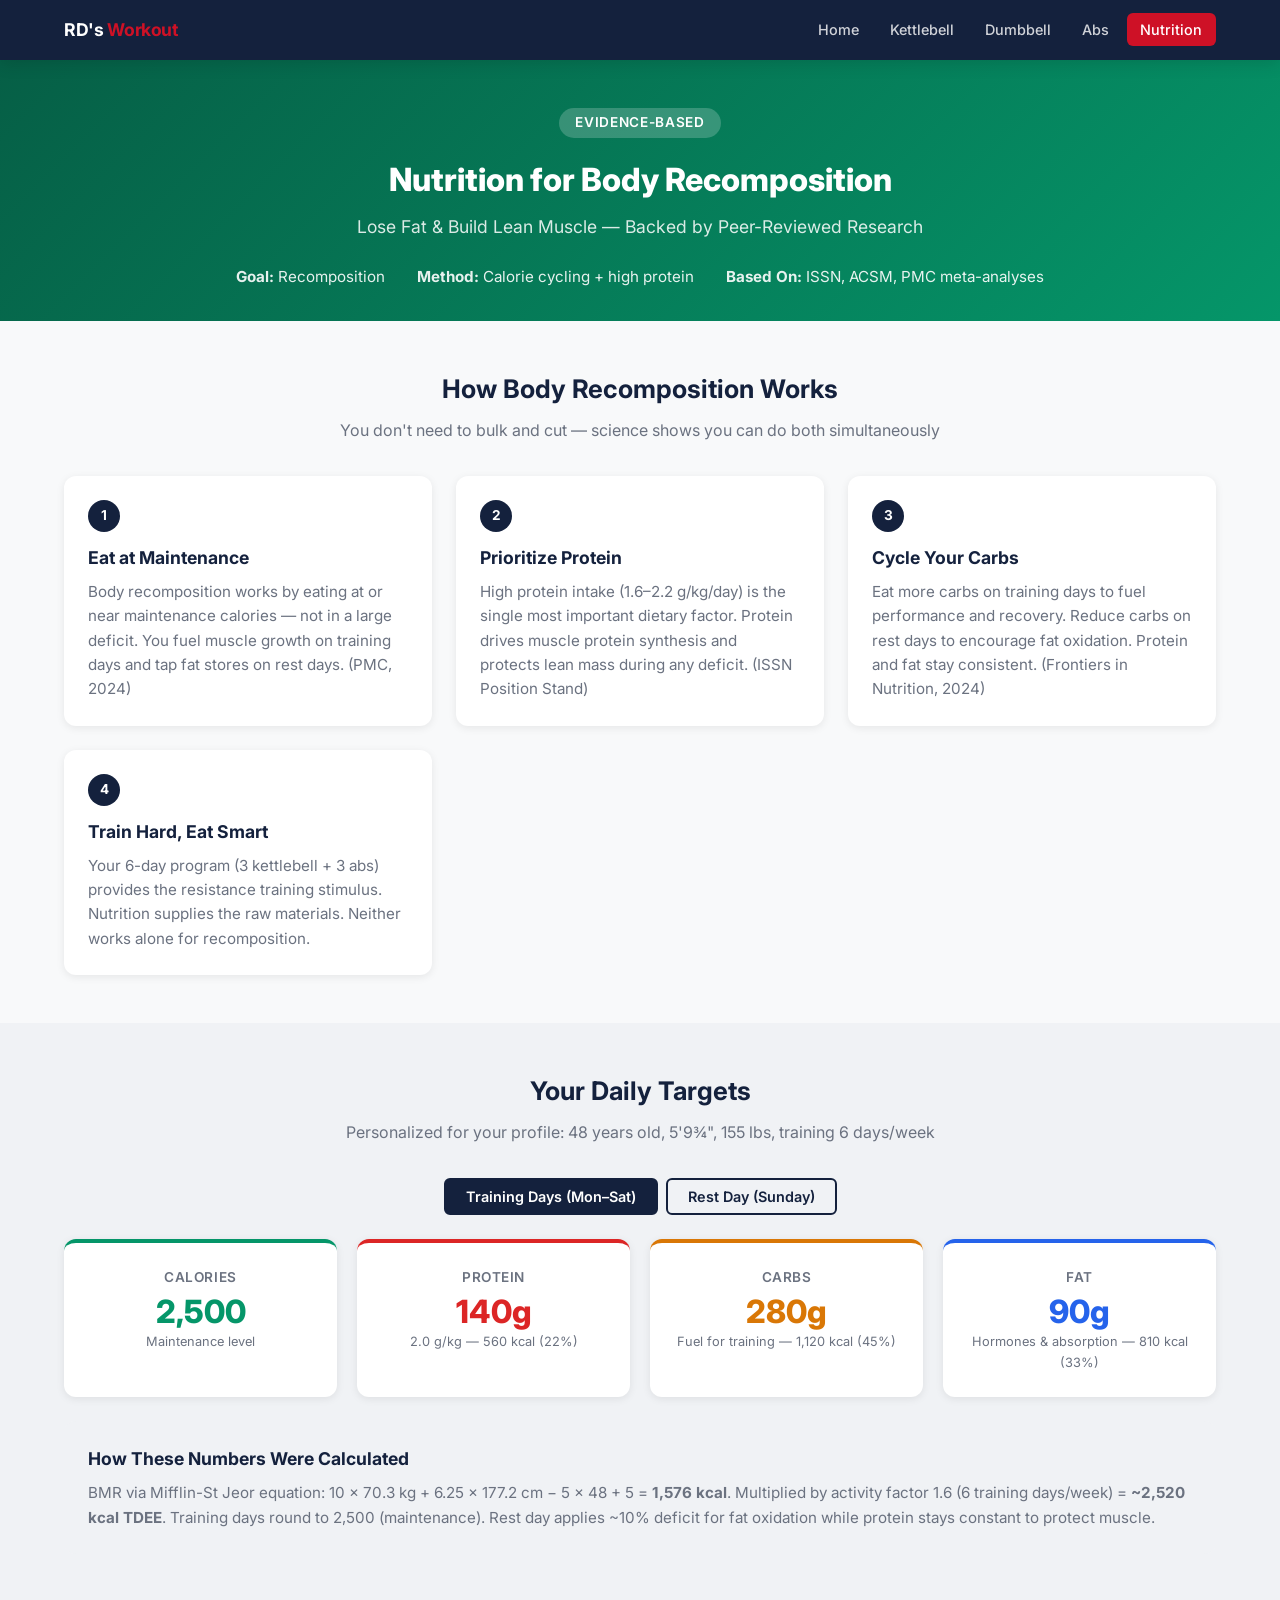
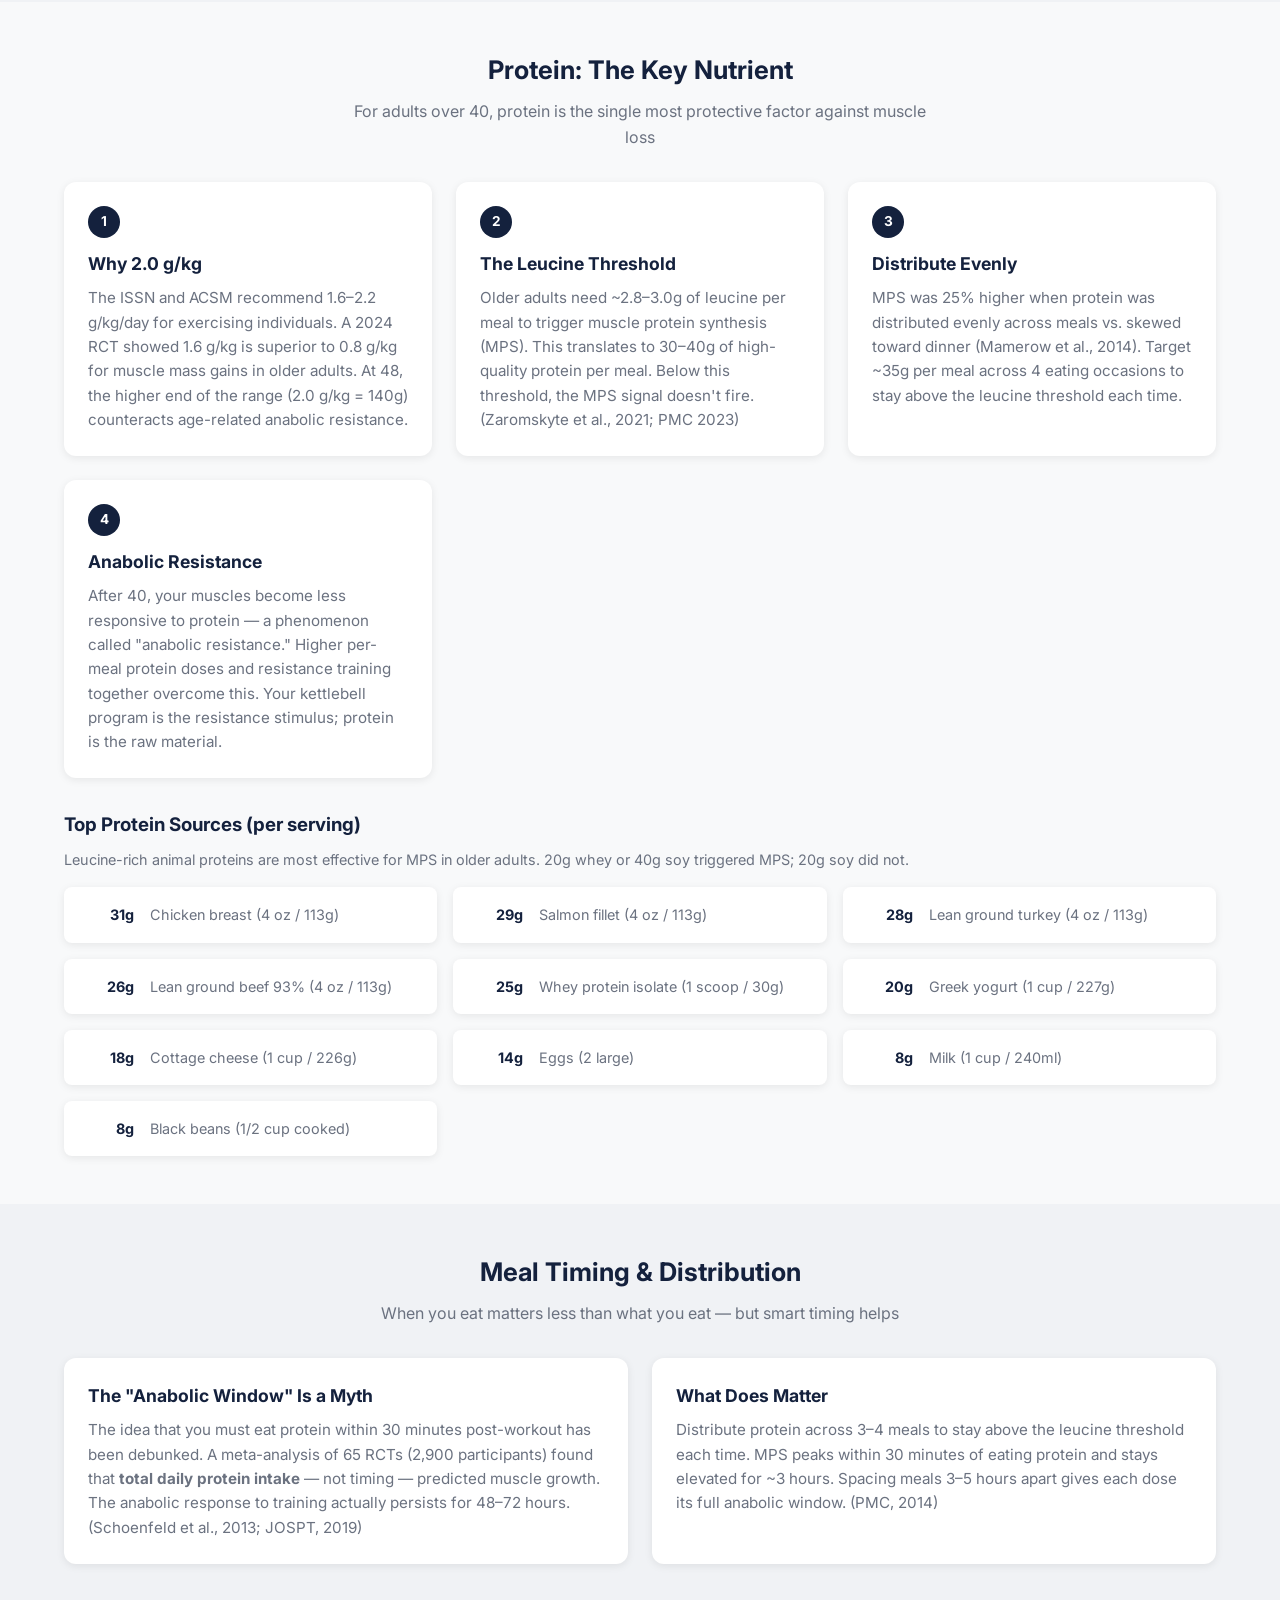
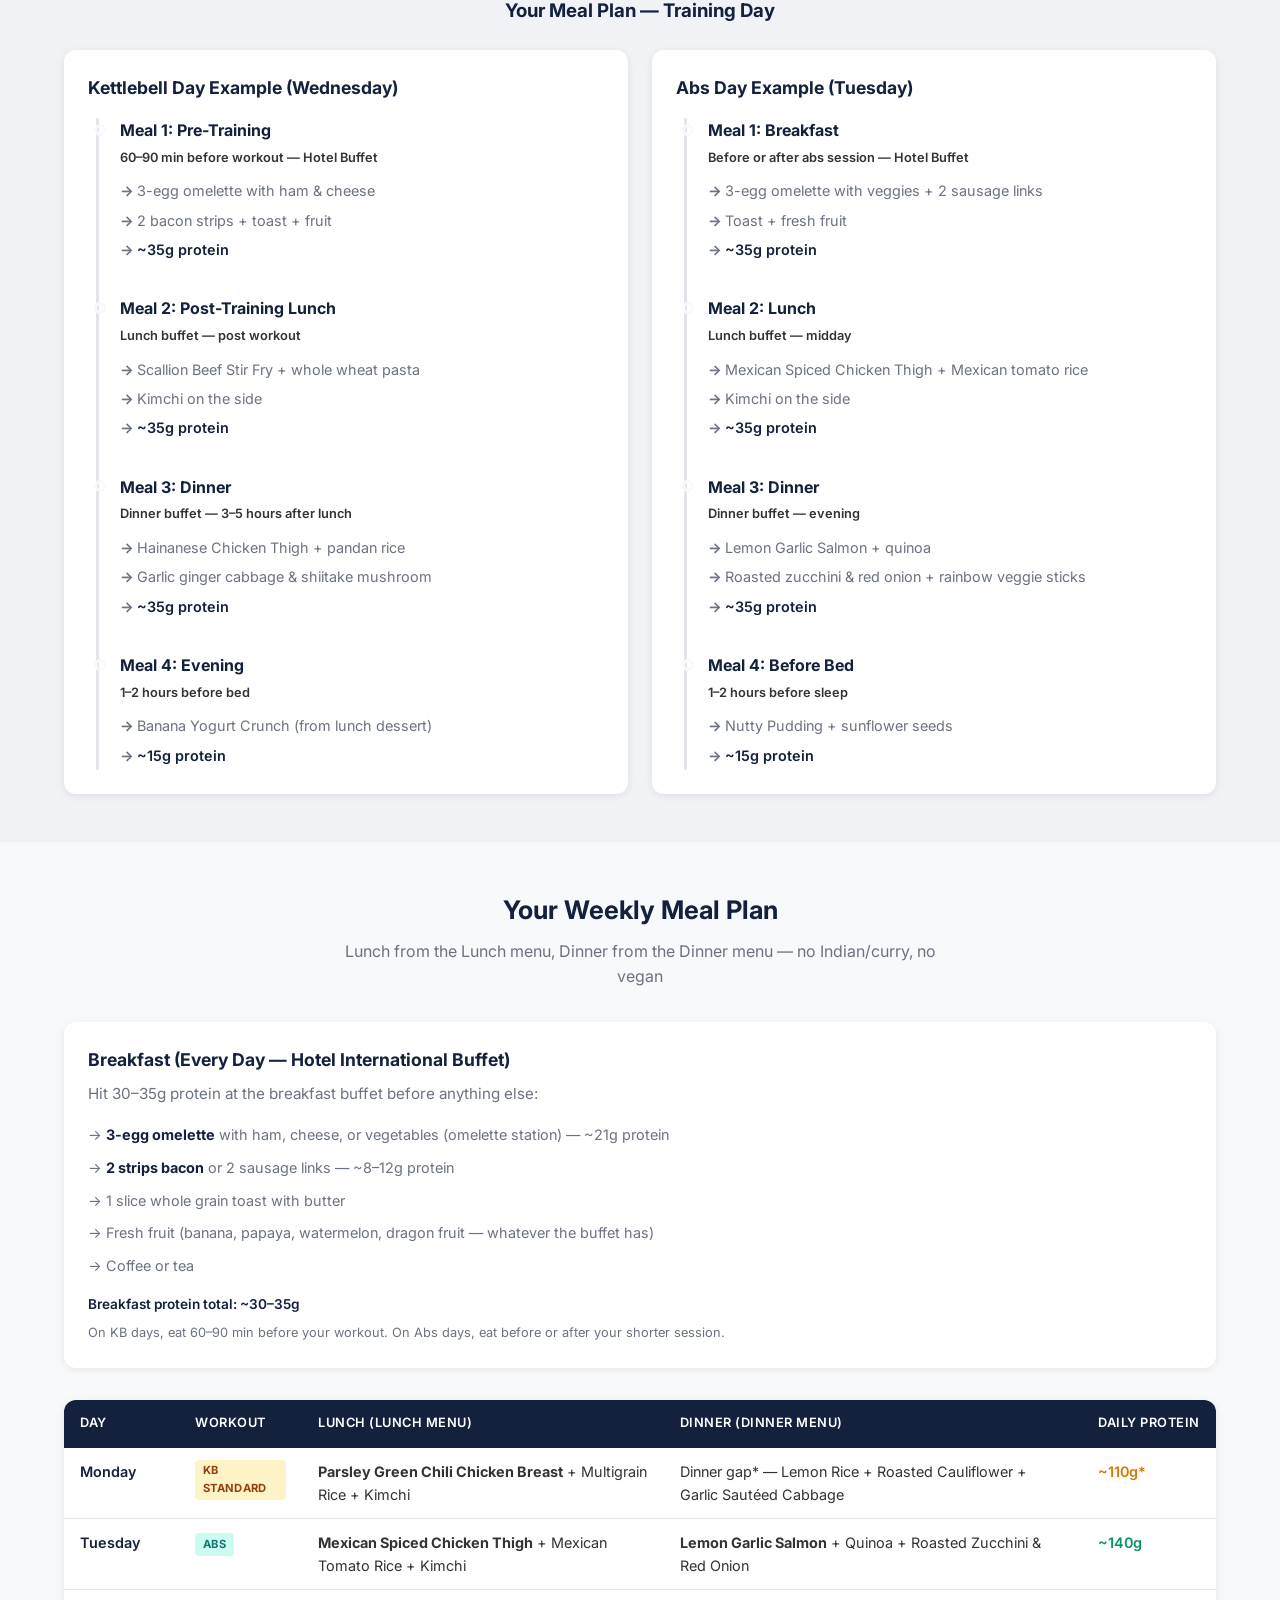
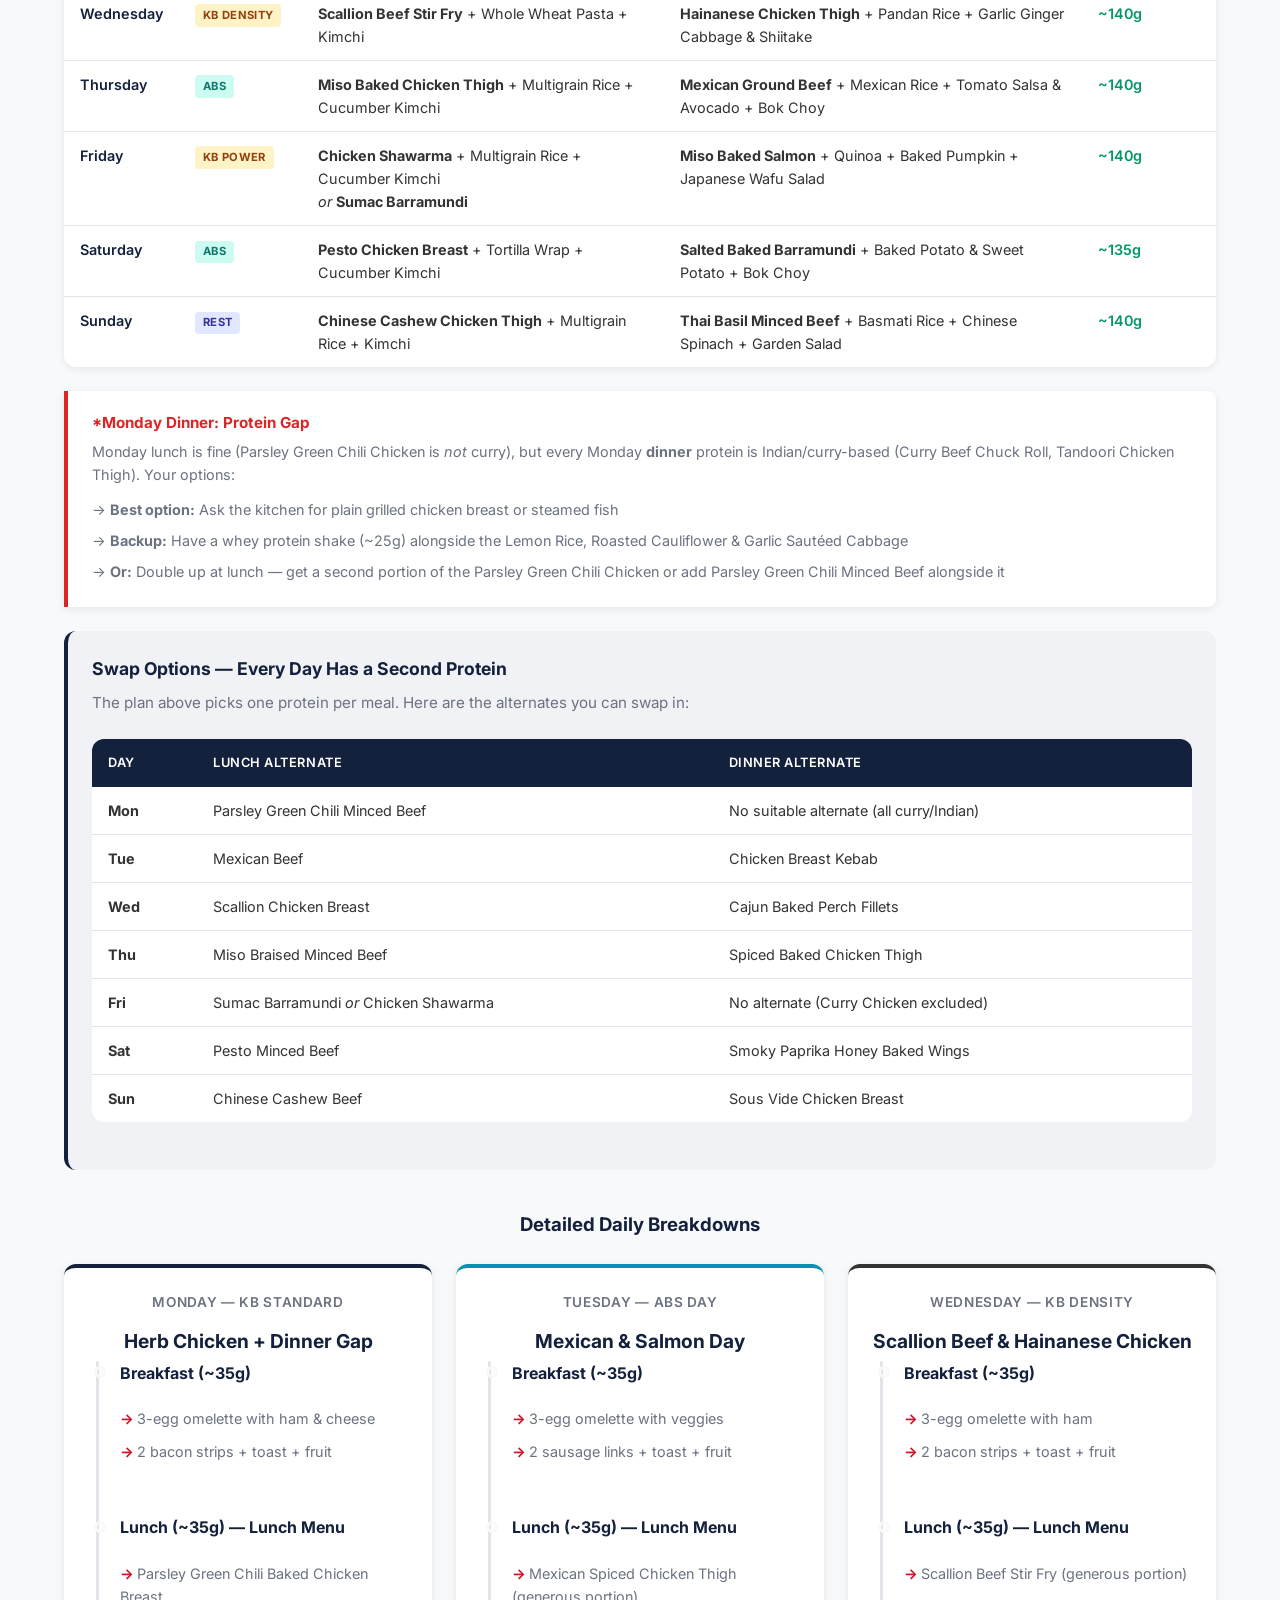
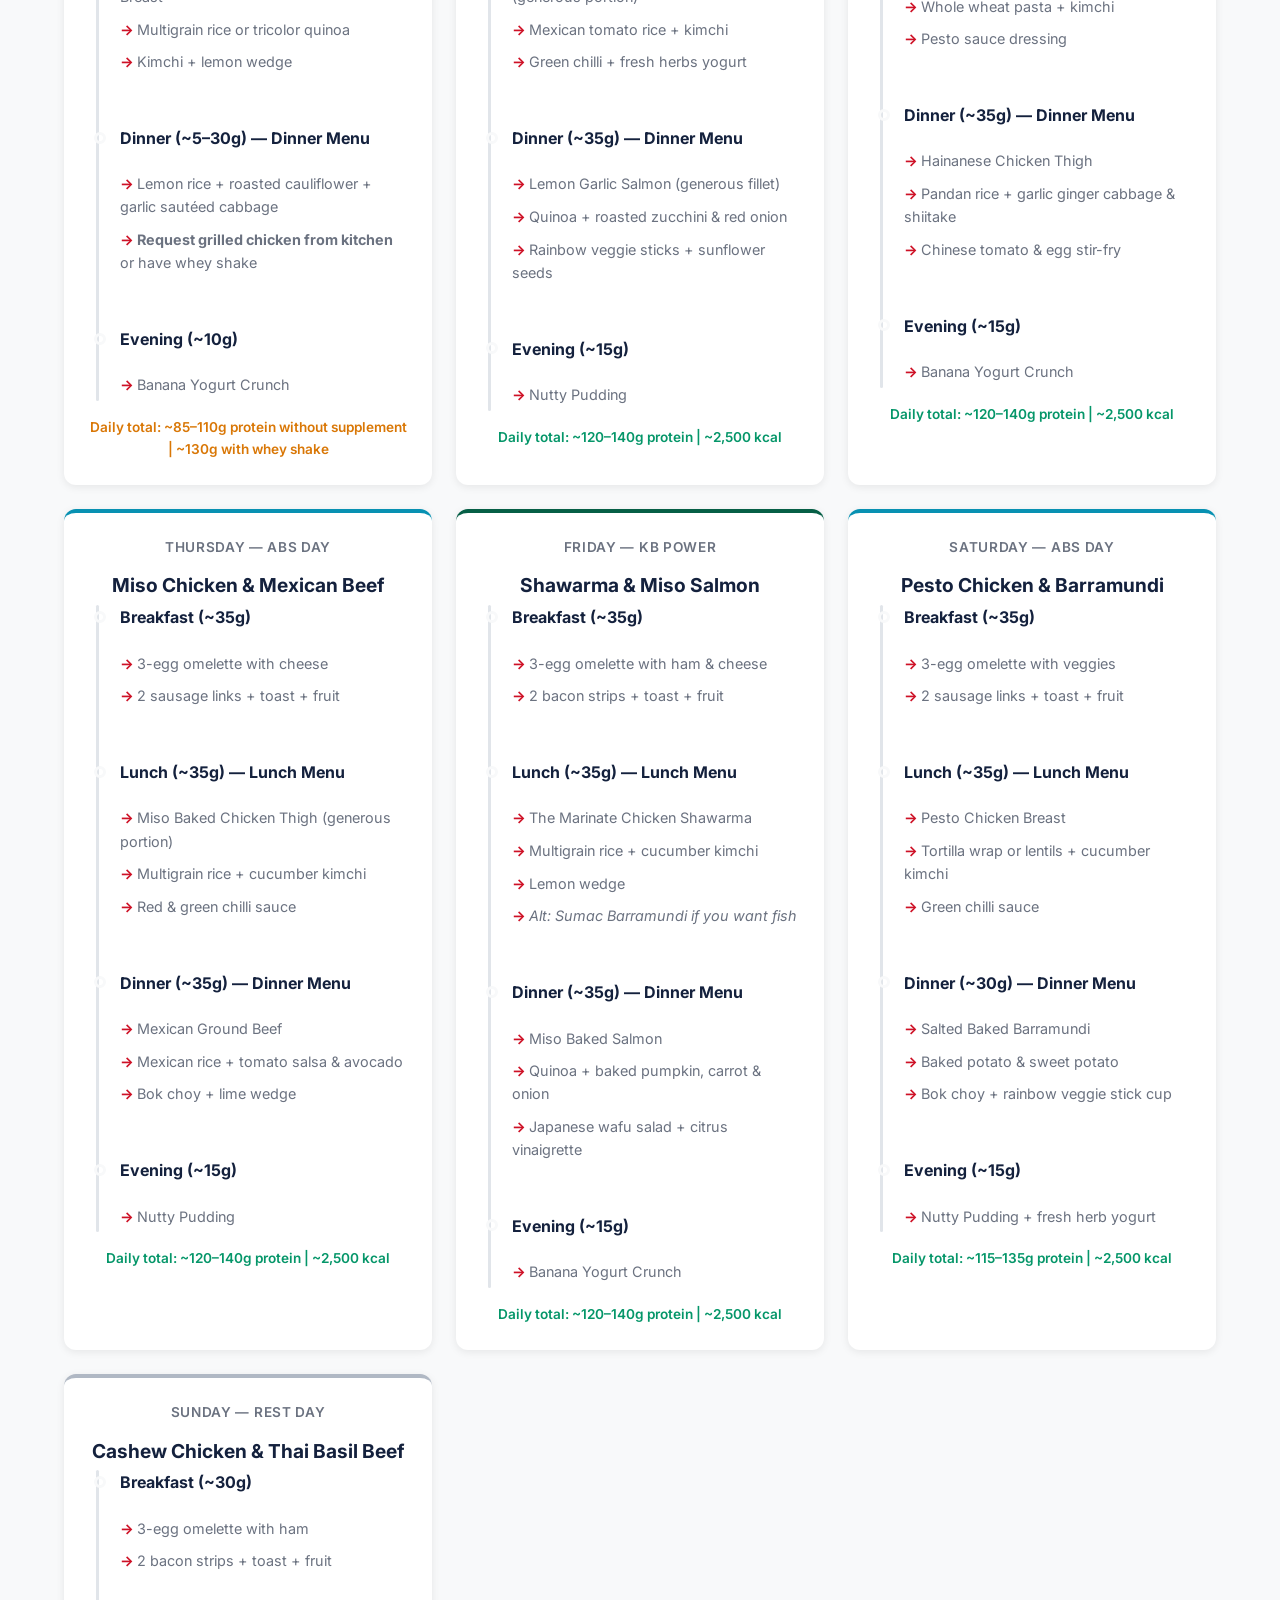
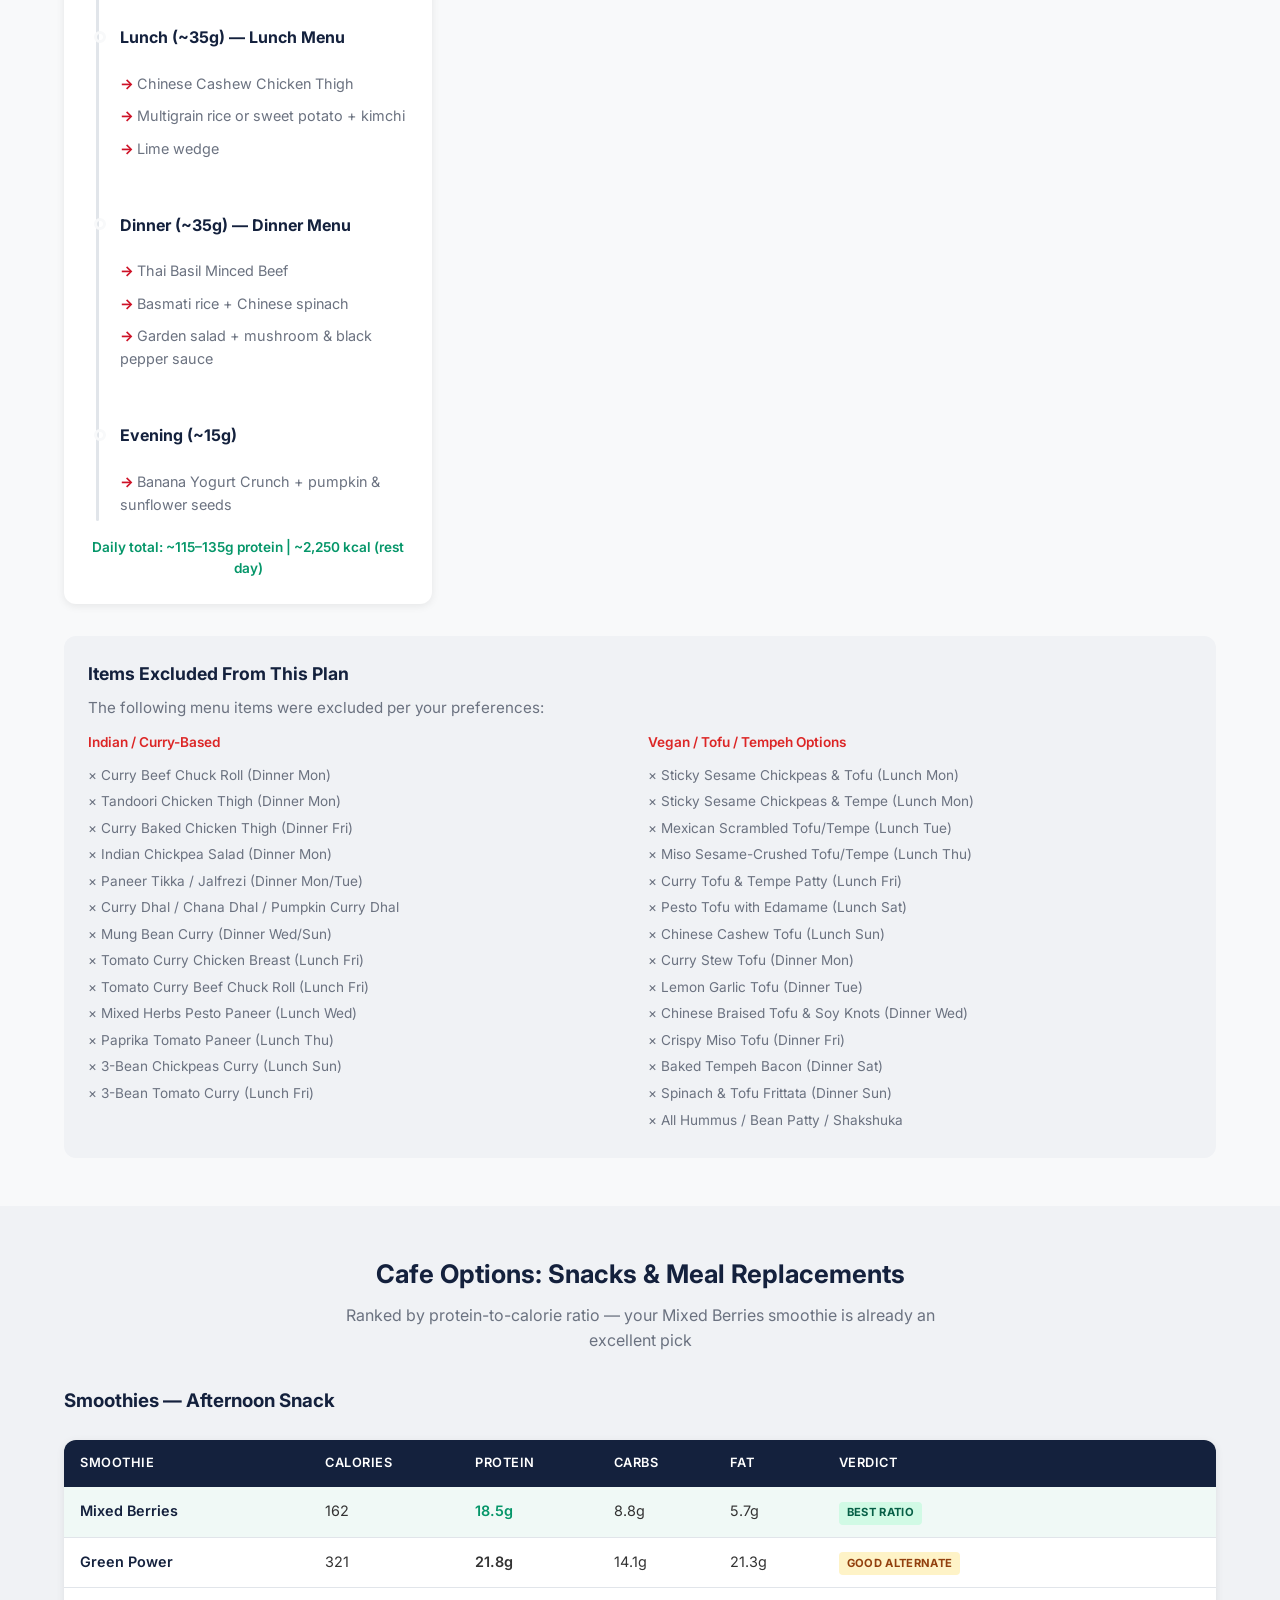
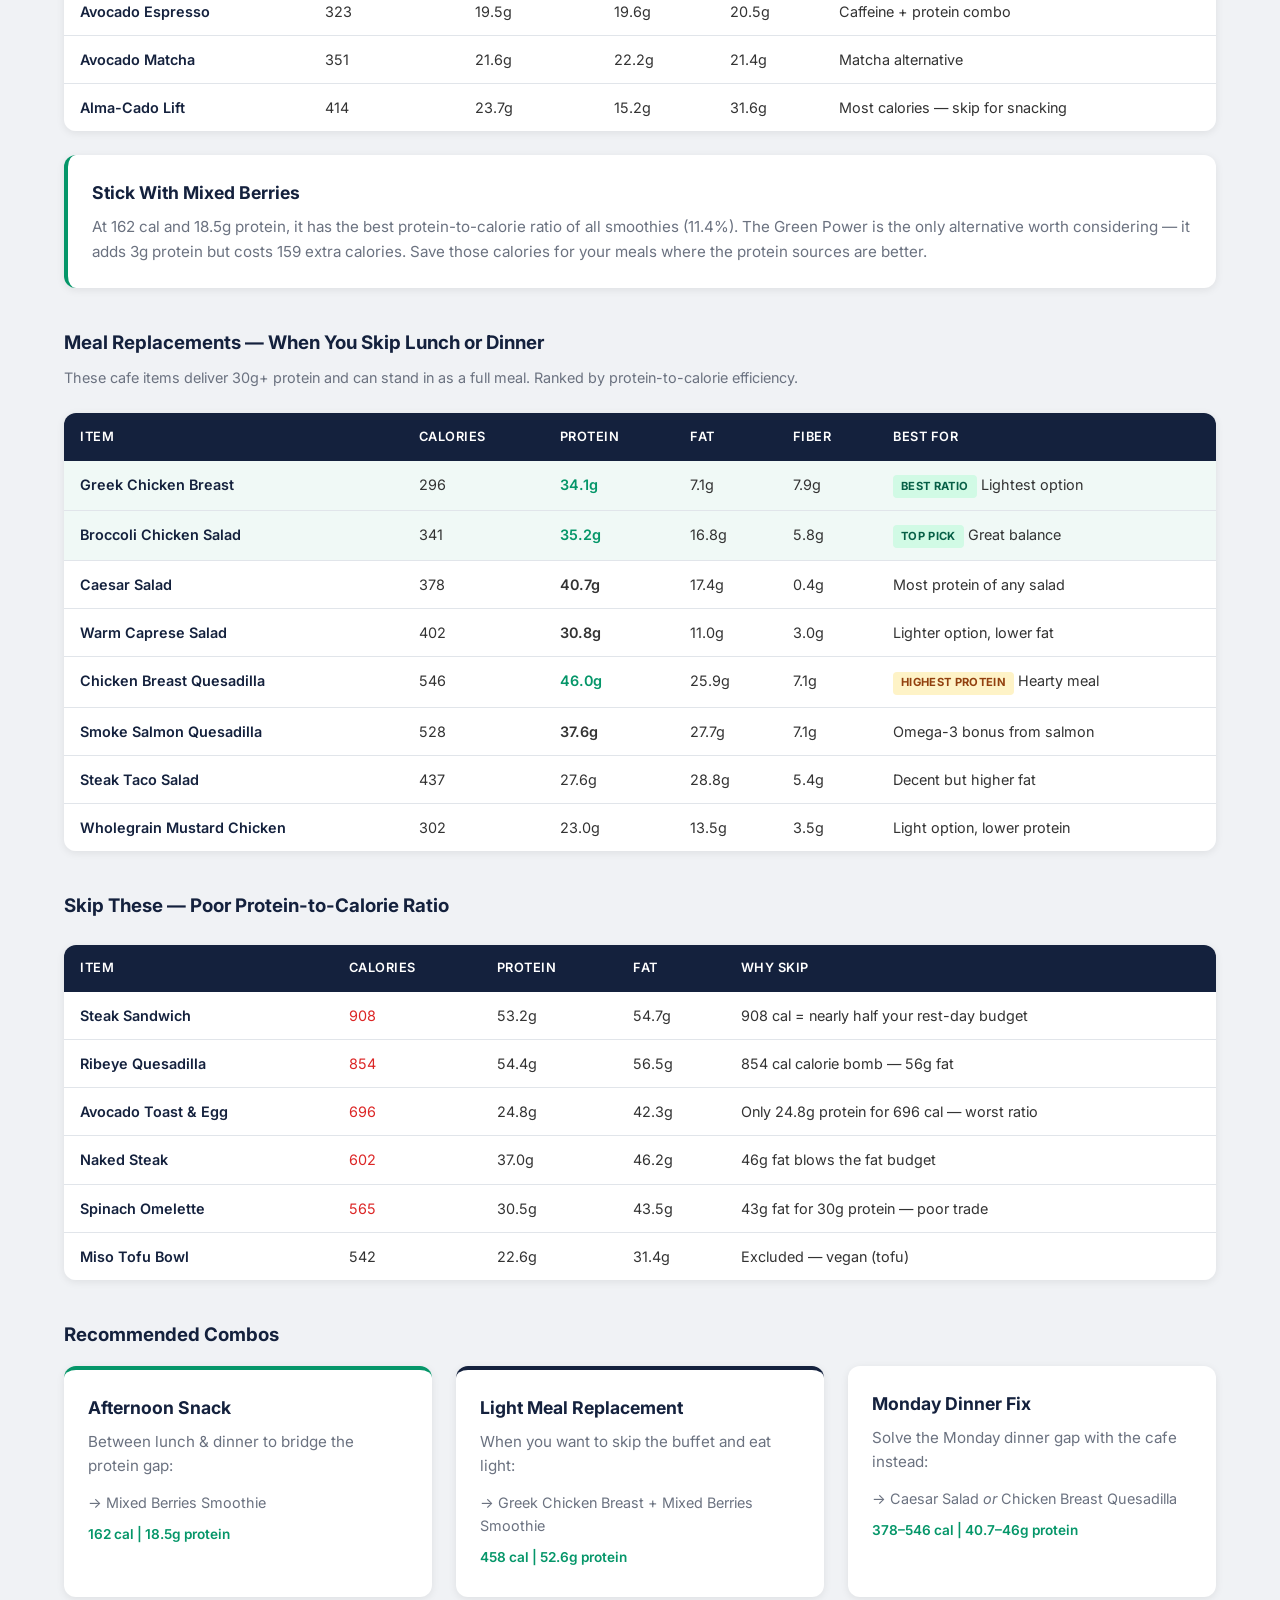
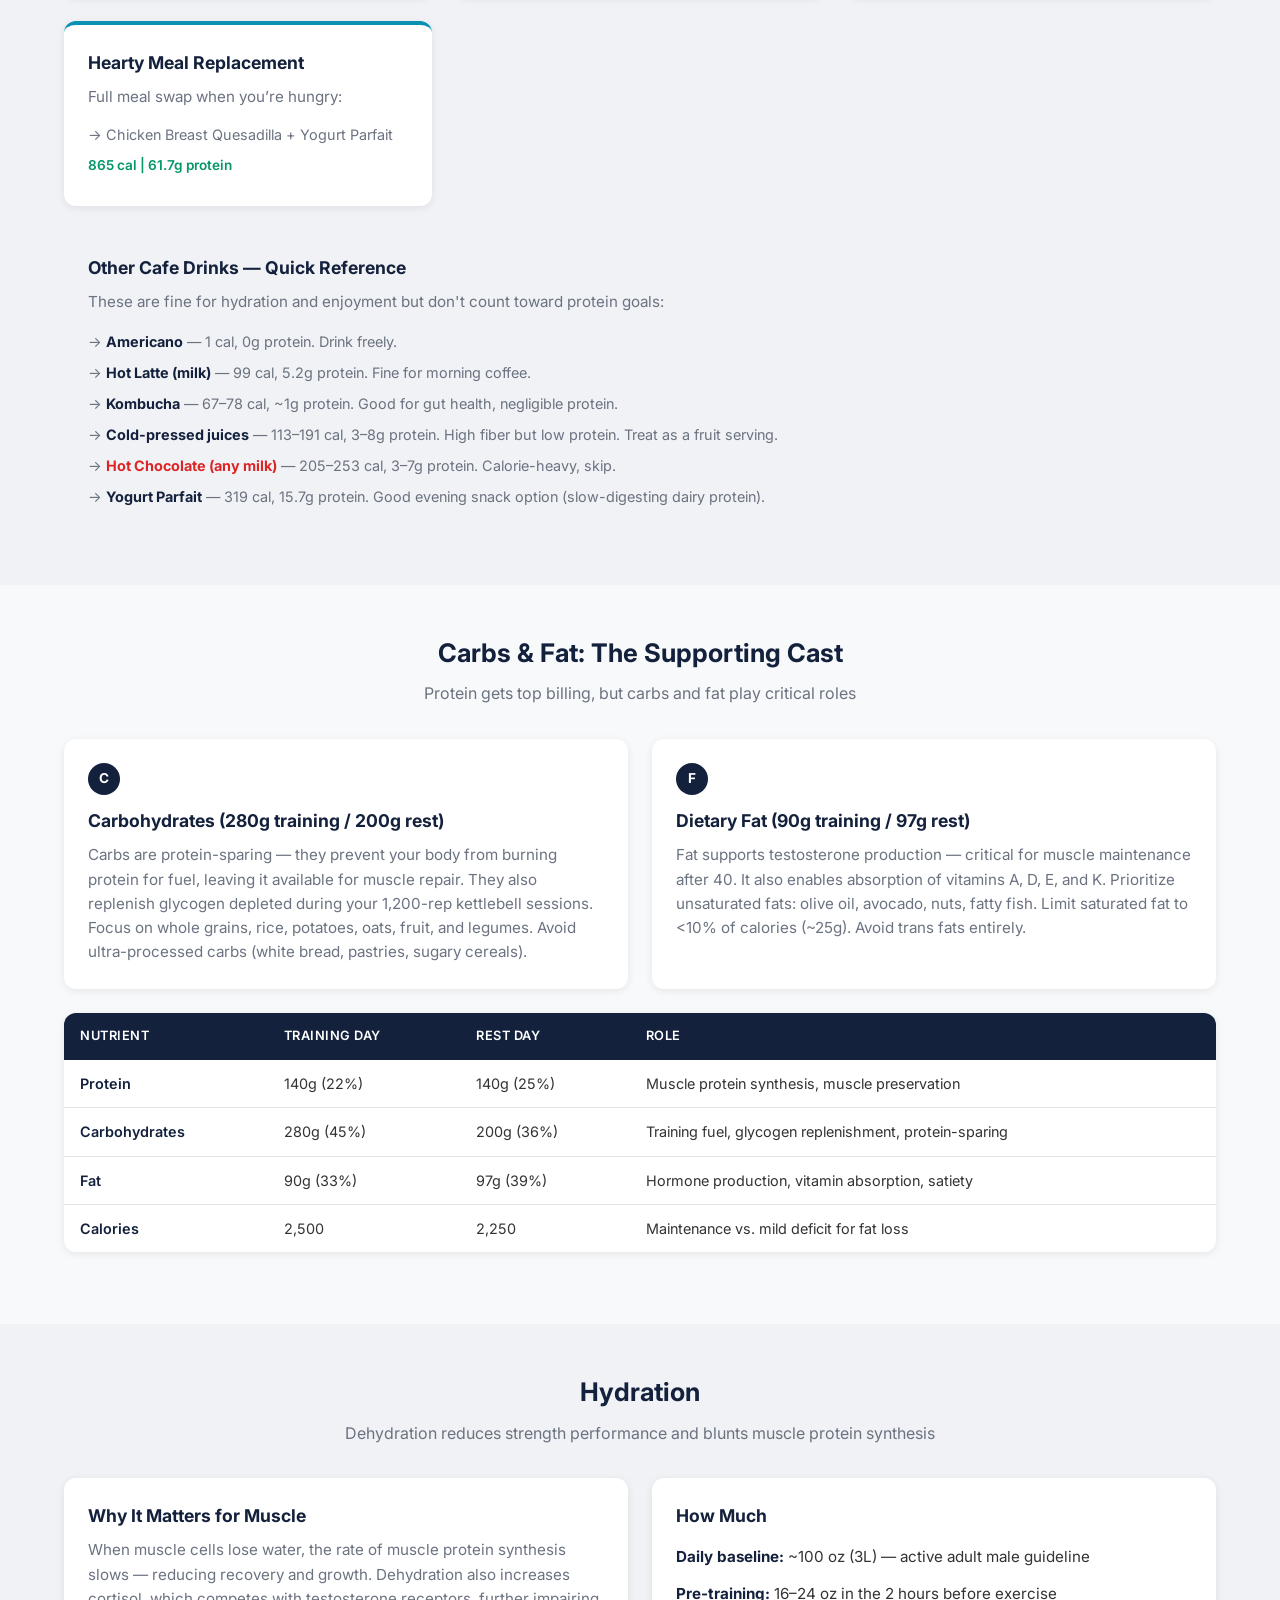
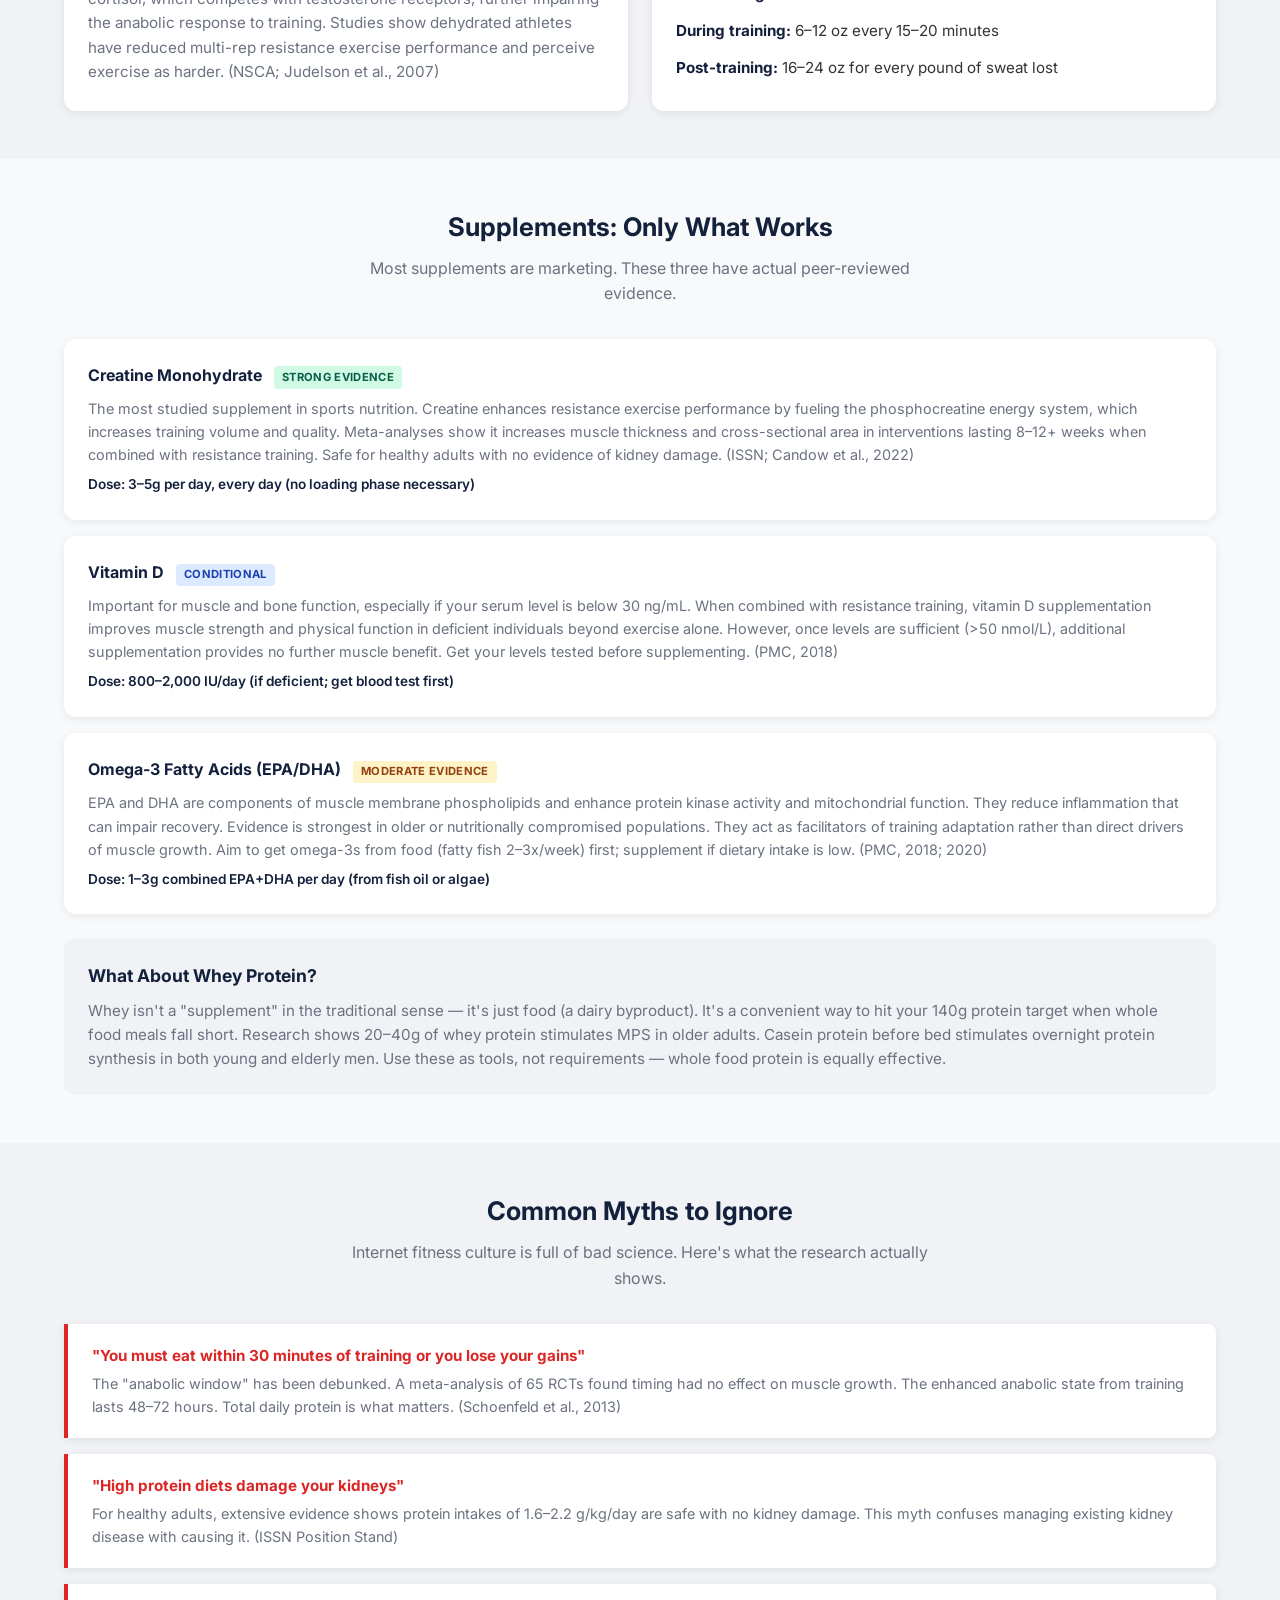
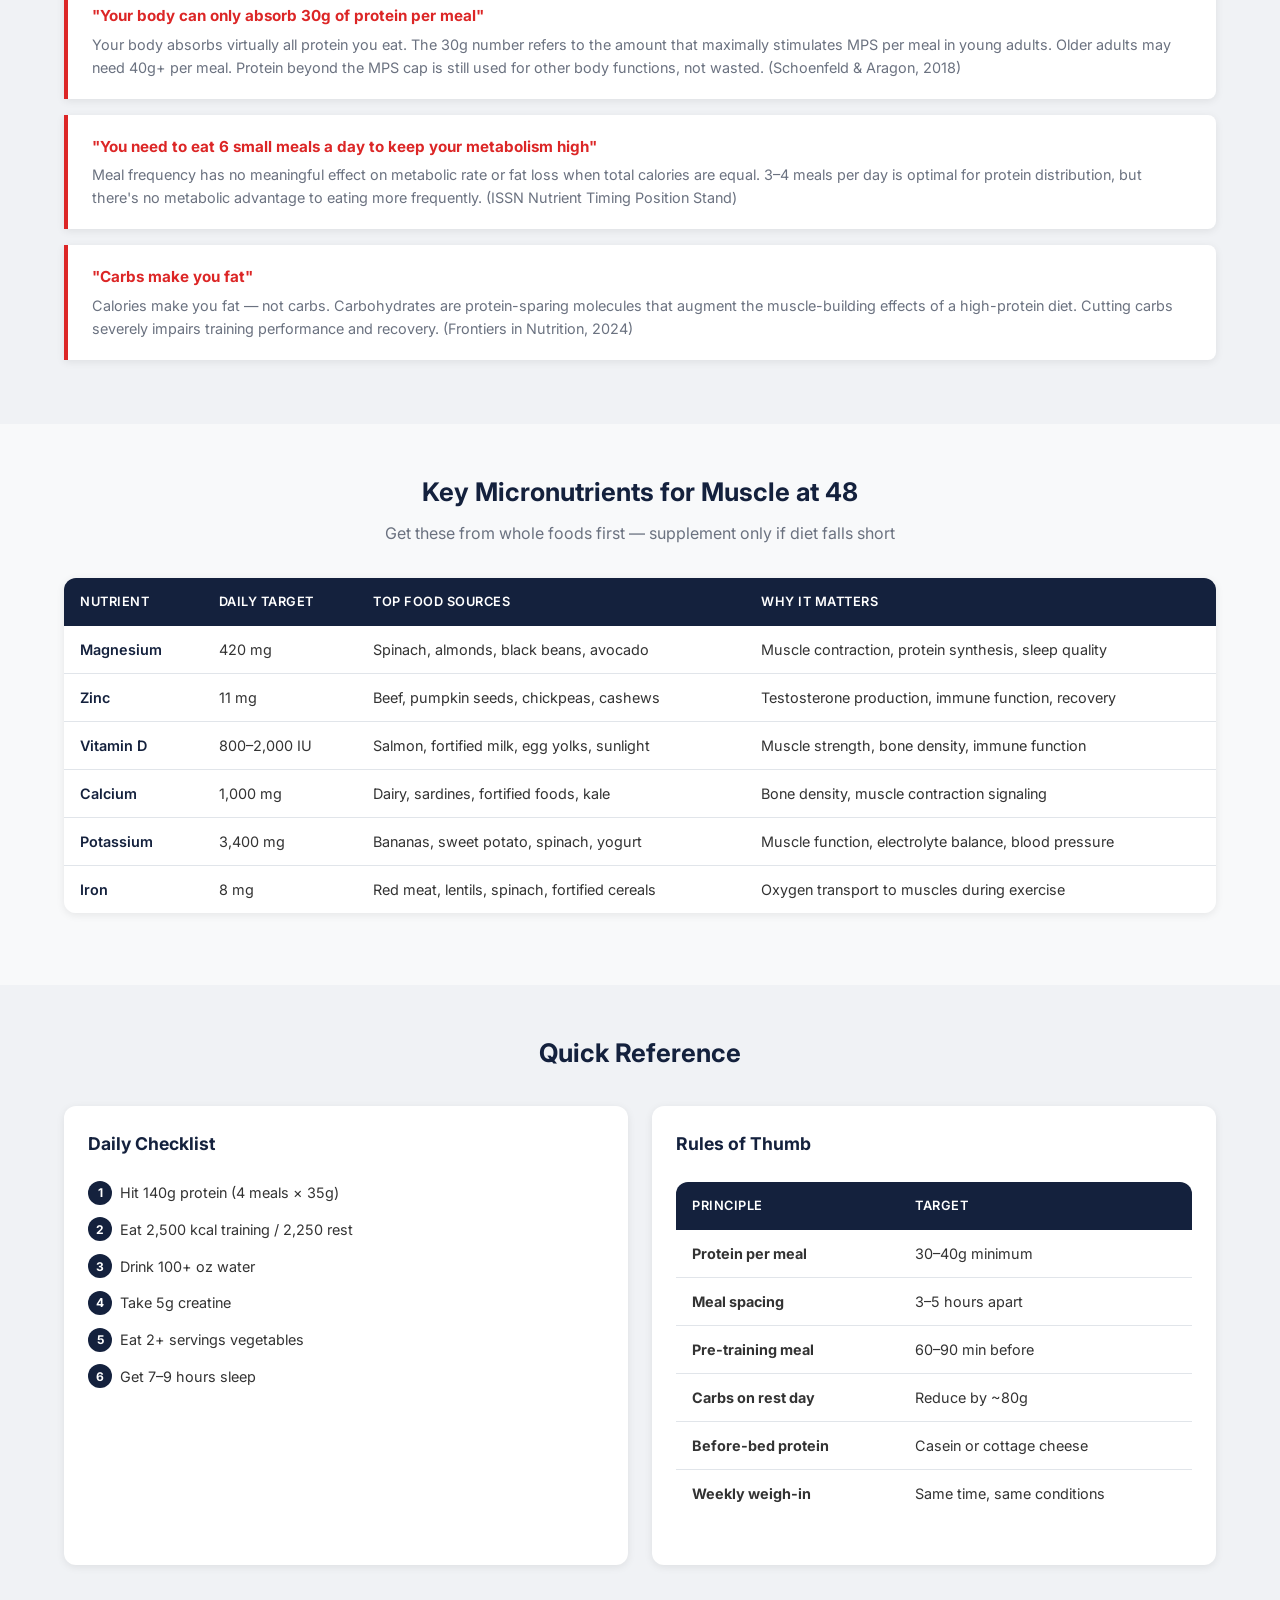
<file: nutrition.html>
<!DOCTYPE html>
<html lang="en">
<head>
  <meta charset="UTF-8">
  <meta name="viewport" content="width=device-width, initial-scale=1.0">
  <title>Nutrition | RD's Workout</title>
  <link rel="preconnect" href="https://fonts.googleapis.com">
  <link href="https://fonts.googleapis.com/css2?family=Inter:wght@400;500;600;700;800&display=swap" rel="stylesheet">
  <link rel="stylesheet" href="css/style.css">
  <style>
    /* Nutrition-specific styles */
    .day-hero.nutrition { background: linear-gradient(135deg, #065f46 0%, #059669 100%); color: white; }

    .macro-grid {
      display: grid;
      grid-template-columns: repeat(auto-fit, minmax(200px, 1fr));
      gap: 1.25rem;
      margin: 1.5rem 0;
    }

    .macro-card {
      background: var(--white);
      border-radius: var(--radius-lg);
      box-shadow: var(--shadow);
      padding: 1.5rem;
      text-align: center;
      border-top: 4px solid var(--navy);
      transition: box-shadow var(--transition), transform var(--transition);
    }
    .macro-card:hover { box-shadow: var(--shadow-lg); transform: translateY(-2px); }
    .macro-card.protein { border-top-color: #dc2626; }
    .macro-card.carbs { border-top-color: #d97706; }
    .macro-card.fat { border-top-color: #2563eb; }
    .macro-card.calories { border-top-color: #059669; }

    .macro-value {
      font-size: 2rem;
      font-weight: 800;
      color: var(--navy);
      line-height: 1;
      margin-bottom: 0.25rem;
    }
    .macro-card.protein .macro-value { color: #dc2626; }
    .macro-card.carbs .macro-value { color: #d97706; }
    .macro-card.fat .macro-value { color: #2563eb; }
    .macro-card.calories .macro-value { color: #059669; }

    .macro-label {
      font-size: 0.85rem;
      font-weight: 600;
      text-transform: uppercase;
      letter-spacing: 0.04em;
      color: var(--gray-600);
      margin-bottom: 0.5rem;
    }
    .macro-detail { font-size: 0.8rem; color: var(--gray-600); }

    .day-toggle {
      display: flex;
      justify-content: center;
      gap: 0.5rem;
      margin-bottom: 1.5rem;
    }
    .day-toggle button {
      padding: 0.5rem 1.25rem;
      border-radius: 6px;
      border: 2px solid var(--navy);
      background: transparent;
      color: var(--navy);
      font-weight: 600;
      font-size: 0.9rem;
      cursor: pointer;
      transition: all var(--transition);
      font-family: inherit;
    }
    .day-toggle button.active,
    .day-toggle button:hover { background: var(--navy); color: var(--white); }

    .target-set { display: none; }
    .target-set.active { display: block; }

    .source-list {
      display: grid;
      grid-template-columns: repeat(auto-fit, minmax(280px, 1fr));
      gap: 1rem;
      margin-top: 1rem;
    }
    .source-item {
      background: var(--white);
      border-radius: var(--radius);
      padding: 1rem 1.25rem;
      box-shadow: var(--shadow);
      display: flex;
      align-items: center;
      gap: 1rem;
    }
    .source-amount {
      font-weight: 700;
      color: var(--navy);
      font-size: 0.9rem;
      white-space: nowrap;
      min-width: 50px;
      text-align: right;
    }
    .source-name { font-size: 0.9rem; color: var(--gray-600); }

    .meal-timeline {
      position: relative;
      padding-left: 2rem;
    }
    .meal-timeline::before {
      content: "";
      position: absolute;
      left: 0.5rem;
      top: 0;
      bottom: 0;
      width: 3px;
      background: var(--gray-100);
      border-radius: 2px;
    }
    .meal-item {
      position: relative;
      padding-bottom: 2rem;
    }
    .meal-item:last-child { padding-bottom: 0; }
    .meal-item::before {
      content: "";
      position: absolute;
      left: -1.65rem;
      top: 0.35rem;
      width: 12px;
      height: 12px;
      border-radius: 50%;
      background: var(--orange);
      border: 3px solid var(--bg);
    }
    .meal-item h4 { color: var(--navy); font-size: 1rem; margin-bottom: 0.25rem; }
    .meal-time { font-size: 0.8rem; color: var(--orange); font-weight: 600; margin-bottom: 0.5rem; }
    .meal-item ul { list-style: none; }
    .meal-item li { padding: 0.2rem 0; font-size: 0.9rem; color: var(--gray-600); }
    .meal-item li::before { content: "→ "; color: var(--orange); font-weight: 700; }
    .meal-protein { font-weight: 600; color: var(--navy); }

    .supplement-card {
      background: var(--white);
      border-radius: var(--radius-lg);
      box-shadow: var(--shadow);
      padding: 1.5rem;
      margin-bottom: 1rem;
    }
    .supplement-card h4 { color: var(--navy); margin-bottom: 0.5rem; }
    .evidence-badge {
      display: inline-block;
      padding: 0.15rem 0.5rem;
      border-radius: 4px;
      font-size: 0.7rem;
      font-weight: 700;
      text-transform: uppercase;
      letter-spacing: 0.03em;
      margin-left: 0.5rem;
    }
    .evidence-strong { background: #d1fae5; color: #065f46; }
    .evidence-moderate { background: #fef3c7; color: #92400e; }
    .evidence-conditional { background: #dbeafe; color: #1e40af; }
    .supplement-card p { font-size: 0.9rem; color: var(--gray-600); margin-bottom: 0.5rem; }
    .supplement-dose { font-size: 0.85rem; font-weight: 600; color: var(--navy); }

    .myth-card {
      background: var(--white);
      border-left: 4px solid #dc2626;
      border-radius: 0 var(--radius) var(--radius) 0;
      box-shadow: var(--shadow);
      padding: 1.25rem 1.5rem;
      margin-bottom: 1rem;
    }
    .myth-card h4 { color: #dc2626; font-size: 0.95rem; margin-bottom: 0.25rem; }
    .myth-card p { font-size: 0.9rem; color: var(--gray-600); }

    .ref-list { list-style: none; }
    .ref-list li {
      padding: 0.4rem 0;
      font-size: 0.85rem;
      color: var(--gray-600);
      border-bottom: 1px solid var(--gray-100);
    }
    .ref-list li:last-child { border-bottom: none; }
    .ref-list a { color: var(--navy); font-weight: 500; }

    @media (max-width: 768px) {
      .macro-grid { grid-template-columns: repeat(2, 1fr); }
      .source-list { grid-template-columns: 1fr; }
      .day-toggle button { font-size: 0.8rem; padding: 0.4rem 0.75rem; }
    }
  </style>
</head>
<body>

  <!-- Navigation -->
  <nav class="nav">
    <div class="nav-inner">
      <a href="index.html" class="nav-logo">RD's <span>Workout</span></a>
      <ul class="nav-links">
        <li><a href="index.html">Home</a></li>
        <li><a href="kettlebell.html">Kettlebell</a></li>
        <li><a href="dumbbell.html">Dumbbell</a></li>
        <li><a href="abs.html">Abs</a></li>
        <li><a href="nutrition.html" class="active">Nutrition</a></li>
      </ul>
      <button class="nav-toggle" aria-label="Toggle navigation" aria-expanded="false">
        <span></span><span></span><span></span>
      </button>
    </div>
  </nav>

  <main>
    <!-- Hero -->
    <section class="day-hero nutrition">
      <div class="container">
        <div class="day-tag">Evidence-Based</div>
        <h1>Nutrition for Body Recomposition</h1>
        <p class="hero-subtitle">Lose Fat &amp; Build Lean Muscle &mdash; Backed by Peer-Reviewed Research</p>
        <div class="day-info">
          <div class="day-info-item"><strong>Goal:</strong>&nbsp;Recomposition</div>
          <div class="day-info-item"><strong>Method:</strong>&nbsp;Calorie cycling + high protein</div>
          <div class="day-info-item"><strong>Based On:</strong>&nbsp;ISSN, ACSM, PMC meta-analyses</div>
        </div>
      </div>
    </section>

    <!-- How Recomposition Works -->
    <section class="section">
      <div class="container">
        <div class="section-header">
          <h2>How Body Recomposition Works</h2>
          <p>You don't need to bulk and cut &mdash; science shows you can do both simultaneously</p>
        </div>
        <div class="card-grid">
          <div class="card">
            <div class="card-number">1</div>
            <h3>Eat at Maintenance</h3>
            <p>Body recomposition works by eating at or near maintenance calories &mdash; not in a large deficit. You fuel muscle growth on training days and tap fat stores on rest days. (PMC, 2024)</p>
          </div>
          <div class="card">
            <div class="card-number">2</div>
            <h3>Prioritize Protein</h3>
            <p>High protein intake (1.6&ndash;2.2 g/kg/day) is the single most important dietary factor. Protein drives muscle protein synthesis and protects lean mass during any deficit. (ISSN Position Stand)</p>
          </div>
          <div class="card">
            <div class="card-number">3</div>
            <h3>Cycle Your Carbs</h3>
            <p>Eat more carbs on training days to fuel performance and recovery. Reduce carbs on rest days to encourage fat oxidation. Protein and fat stay consistent. (Frontiers in Nutrition, 2024)</p>
          </div>
          <div class="card">
            <div class="card-number">4</div>
            <h3>Train Hard, Eat Smart</h3>
            <p>Your 6-day program (3 kettlebell + 3 abs) provides the resistance training stimulus. Nutrition supplies the raw materials. Neither works alone for recomposition.</p>
          </div>
        </div>
      </div>
    </section>

    <!-- Your Daily Targets -->
    <section class="section section-alt" id="targets">
      <div class="container">
        <div class="section-header">
          <h2>Your Daily Targets</h2>
          <p>Personalized for your profile: 48 years old, 5'9&frac34;", 155 lbs, training 6 days/week</p>
        </div>

        <div class="day-toggle">
          <button class="active" onclick="showTargets('training')">Training Days (Mon&ndash;Sat)</button>
          <button onclick="showTargets('rest')">Rest Day (Sunday)</button>
        </div>

        <!-- Training Day Targets -->
        <div id="training-targets" class="target-set active">
          <div class="macro-grid">
            <div class="macro-card calories">
              <div class="macro-label">Calories</div>
              <div class="macro-value">2,500</div>
              <div class="macro-detail">Maintenance level</div>
            </div>
            <div class="macro-card protein">
              <div class="macro-label">Protein</div>
              <div class="macro-value">140g</div>
              <div class="macro-detail">2.0 g/kg &mdash; 560 kcal (22%)</div>
            </div>
            <div class="macro-card carbs">
              <div class="macro-label">Carbs</div>
              <div class="macro-value">280g</div>
              <div class="macro-detail">Fuel for training &mdash; 1,120 kcal (45%)</div>
            </div>
            <div class="macro-card fat">
              <div class="macro-label">Fat</div>
              <div class="macro-value">90g</div>
              <div class="macro-detail">Hormones &amp; absorption &mdash; 810 kcal (33%)</div>
            </div>
          </div>
        </div>

        <!-- Rest Day Targets -->
        <div id="rest-targets" class="target-set">
          <div class="macro-grid">
            <div class="macro-card calories">
              <div class="macro-label">Calories</div>
              <div class="macro-value">2,250</div>
              <div class="macro-detail">~10% below maintenance</div>
            </div>
            <div class="macro-card protein">
              <div class="macro-label">Protein</div>
              <div class="macro-value">140g</div>
              <div class="macro-detail">2.0 g/kg &mdash; stays the same</div>
            </div>
            <div class="macro-card carbs">
              <div class="macro-label">Carbs</div>
              <div class="macro-value">200g</div>
              <div class="macro-detail">Reduced &mdash; 800 kcal (36%)</div>
            </div>
            <div class="macro-card fat">
              <div class="macro-label">Fat</div>
              <div class="macro-value">97g</div>
              <div class="macro-detail">Slightly higher &mdash; 870 kcal (39%)</div>
            </div>
          </div>
        </div>

        <div class="card" style="margin-top: 1.5rem; background: var(--gray-50); box-shadow: none;">
          <h3>How These Numbers Were Calculated</h3>
          <p>BMR via Mifflin-St Jeor equation: 10 &times; 70.3 kg + 6.25 &times; 177.2 cm &minus; 5 &times; 48 + 5 = <strong>1,576 kcal</strong>. Multiplied by activity factor 1.6 (6 training days/week) = <strong>~2,520 kcal TDEE</strong>. Training days round to 2,500 (maintenance). Rest day applies ~10% deficit for fat oxidation while protein stays constant to protect muscle.</p>
        </div>
      </div>
    </section>

    <!-- Protein: The Key Nutrient -->
    <section class="section">
      <div class="container">
        <div class="section-header">
          <h2>Protein: The Key Nutrient</h2>
          <p>For adults over 40, protein is the single most protective factor against muscle loss</p>
        </div>

        <div class="card-grid">
          <div class="card">
            <div class="card-number">1</div>
            <h3>Why 2.0 g/kg</h3>
            <p>The ISSN and ACSM recommend 1.6&ndash;2.2 g/kg/day for exercising individuals. A 2024 RCT showed 1.6 g/kg is superior to 0.8 g/kg for muscle mass gains in older adults. At 48, the higher end of the range (2.0 g/kg = 140g) counteracts age-related anabolic resistance.</p>
          </div>
          <div class="card">
            <div class="card-number">2</div>
            <h3>The Leucine Threshold</h3>
            <p>Older adults need ~2.8&ndash;3.0g of leucine per meal to trigger muscle protein synthesis (MPS). This translates to 30&ndash;40g of high-quality protein per meal. Below this threshold, the MPS signal doesn't fire. (Zaromskyte et al., 2021; PMC 2023)</p>
          </div>
          <div class="card">
            <div class="card-number">3</div>
            <h3>Distribute Evenly</h3>
            <p>MPS was 25% higher when protein was distributed evenly across meals vs. skewed toward dinner (Mamerow et al., 2014). Target ~35g per meal across 4 eating occasions to stay above the leucine threshold each time.</p>
          </div>
          <div class="card">
            <div class="card-number">4</div>
            <h3>Anabolic Resistance</h3>
            <p>After 40, your muscles become less responsive to protein &mdash; a phenomenon called "anabolic resistance." Higher per-meal protein doses and resistance training together overcome this. Your kettlebell program is the resistance stimulus; protein is the raw material.</p>
          </div>
        </div>

        <!-- Top Protein Sources -->
        <div style="margin-top: 2rem;">
          <h3 style="color: var(--navy); margin-bottom: 0.5rem;">Top Protein Sources (per serving)</h3>
          <p style="color: var(--gray-600); font-size: 0.9rem; margin-bottom: 1rem;">Leucine-rich animal proteins are most effective for MPS in older adults. 20g whey or 40g soy triggered MPS; 20g soy did not.</p>
          <div class="source-list">
            <div class="source-item">
              <span class="source-amount">31g</span>
              <span class="source-name">Chicken breast (4 oz / 113g)</span>
            </div>
            <div class="source-item">
              <span class="source-amount">29g</span>
              <span class="source-name">Salmon fillet (4 oz / 113g)</span>
            </div>
            <div class="source-item">
              <span class="source-amount">28g</span>
              <span class="source-name">Lean ground turkey (4 oz / 113g)</span>
            </div>
            <div class="source-item">
              <span class="source-amount">26g</span>
              <span class="source-name">Lean ground beef 93% (4 oz / 113g)</span>
            </div>
            <div class="source-item">
              <span class="source-amount">25g</span>
              <span class="source-name">Whey protein isolate (1 scoop / 30g)</span>
            </div>
            <div class="source-item">
              <span class="source-amount">20g</span>
              <span class="source-name">Greek yogurt (1 cup / 227g)</span>
            </div>
            <div class="source-item">
              <span class="source-amount">18g</span>
              <span class="source-name">Cottage cheese (1 cup / 226g)</span>
            </div>
            <div class="source-item">
              <span class="source-amount">14g</span>
              <span class="source-name">Eggs (2 large)</span>
            </div>
            <div class="source-item">
              <span class="source-amount">8g</span>
              <span class="source-name">Milk (1 cup / 240ml)</span>
            </div>
            <div class="source-item">
              <span class="source-amount">8g</span>
              <span class="source-name">Black beans (1/2 cup cooked)</span>
            </div>
          </div>
        </div>
      </div>
    </section>

    <!-- Meal Timing & Distribution -->
    <section class="section section-alt">
      <div class="container">
        <div class="section-header">
          <h2>Meal Timing &amp; Distribution</h2>
          <p>When you eat matters less than what you eat &mdash; but smart timing helps</p>
        </div>

        <div class="card-grid" style="margin-bottom: 2rem;">
          <div class="card">
            <h3>The "Anabolic Window" Is a Myth</h3>
            <p>The idea that you must eat protein within 30 minutes post-workout has been debunked. A meta-analysis of 65 RCTs (2,900 participants) found that <strong>total daily protein intake</strong> &mdash; not timing &mdash; predicted muscle growth. The anabolic response to training actually persists for 48&ndash;72 hours. (Schoenfeld et al., 2013; JOSPT, 2019)</p>
          </div>
          <div class="card">
            <h3>What Does Matter</h3>
            <p>Distribute protein across 3&ndash;4 meals to stay above the leucine threshold each time. MPS peaks within 30 minutes of eating protein and stays elevated for ~3 hours. Spacing meals 3&ndash;5 hours apart gives each dose its full anabolic window. (PMC, 2014)</p>
          </div>
        </div>

        <h3 style="color: var(--navy); text-align: center; margin-bottom: 1.5rem;">Your Meal Plan &mdash; Training Day</h3>

        <div class="quick-ref" style="grid-template-columns: 1fr 1fr;">
          <div class="quick-ref-list">
            <h3>Kettlebell Day Example (Wednesday)</h3>
            <div class="meal-timeline">
              <div class="meal-item">
                <h4>Meal 1: Pre-Training</h4>
                <div class="meal-time">60&ndash;90 min before workout &mdash; Hotel Buffet</div>
                <ul>
                  <li>3-egg omelette with ham &amp; cheese</li>
                  <li>2 bacon strips + toast + fruit</li>
                  <li><span class="meal-protein">~35g protein</span></li>
                </ul>
              </div>
              <div class="meal-item">
                <h4>Meal 2: Post-Training Lunch</h4>
                <div class="meal-time">Lunch buffet &mdash; post workout</div>
                <ul>
                  <li>Scallion Beef Stir Fry + whole wheat pasta</li>
                  <li>Kimchi on the side</li>
                  <li><span class="meal-protein">~35g protein</span></li>
                </ul>
              </div>
              <div class="meal-item">
                <h4>Meal 3: Dinner</h4>
                <div class="meal-time">Dinner buffet &mdash; 3&ndash;5 hours after lunch</div>
                <ul>
                  <li>Hainanese Chicken Thigh + pandan rice</li>
                  <li>Garlic ginger cabbage &amp; shiitake mushroom</li>
                  <li><span class="meal-protein">~35g protein</span></li>
                </ul>
              </div>
              <div class="meal-item">
                <h4>Meal 4: Evening</h4>
                <div class="meal-time">1&ndash;2 hours before bed</div>
                <ul>
                  <li>Banana Yogurt Crunch (from lunch dessert)</li>
                  <li><span class="meal-protein">~15g protein</span></li>
                </ul>
              </div>
            </div>
          </div>
          <div class="quick-ref-list">
            <h3>Abs Day Example (Tuesday)</h3>
            <div class="meal-timeline">
              <div class="meal-item">
                <h4>Meal 1: Breakfast</h4>
                <div class="meal-time">Before or after abs session &mdash; Hotel Buffet</div>
                <ul>
                  <li>3-egg omelette with veggies + 2 sausage links</li>
                  <li>Toast + fresh fruit</li>
                  <li><span class="meal-protein">~35g protein</span></li>
                </ul>
              </div>
              <div class="meal-item">
                <h4>Meal 2: Lunch</h4>
                <div class="meal-time">Lunch buffet &mdash; midday</div>
                <ul>
                  <li>Mexican Spiced Chicken Thigh + Mexican tomato rice</li>
                  <li>Kimchi on the side</li>
                  <li><span class="meal-protein">~35g protein</span></li>
                </ul>
              </div>
              <div class="meal-item">
                <h4>Meal 3: Dinner</h4>
                <div class="meal-time">Dinner buffet &mdash; evening</div>
                <ul>
                  <li>Lemon Garlic Salmon + quinoa</li>
                  <li>Roasted zucchini &amp; red onion + rainbow veggie sticks</li>
                  <li><span class="meal-protein">~35g protein</span></li>
                </ul>
              </div>
              <div class="meal-item">
                <h4>Meal 4: Before Bed</h4>
                <div class="meal-time">1&ndash;2 hours before sleep</div>
                <ul>
                  <li>Nutty Pudding + sunflower seeds</li>
                  <li><span class="meal-protein">~15g protein</span></li>
                </ul>
              </div>
            </div>
          </div>
        </div>
      </div>
    </section>

    <!-- Weekly Meal Plan -->
    <section class="section">
      <div class="container">
        <div class="section-header">
          <h2>Your Weekly Meal Plan</h2>
          <p>Lunch from the Lunch menu, Dinner from the Dinner menu &mdash; no Indian/curry, no vegan</p>
        </div>

        <!-- Breakfast Template -->
        <div class="card" style="margin-bottom: 2rem; border-left: 4px solid var(--orange);">
          <h3>Breakfast (Every Day &mdash; Hotel International Buffet)</h3>
          <p style="margin-bottom: 0.75rem;">Hit 30&ndash;35g protein at the breakfast buffet before anything else:</p>
          <ul style="list-style: none;">
            <li style="padding: 0.3rem 0; font-size: 0.9rem; color: var(--gray-600);">&#8594; <strong style="color: var(--navy);">3-egg omelette</strong> with ham, cheese, or vegetables (omelette station) &mdash; ~21g protein</li>
            <li style="padding: 0.3rem 0; font-size: 0.9rem; color: var(--gray-600);">&#8594; <strong style="color: var(--navy);">2 strips bacon</strong> or 2 sausage links &mdash; ~8&ndash;12g protein</li>
            <li style="padding: 0.3rem 0; font-size: 0.9rem; color: var(--gray-600);">&#8594; 1 slice whole grain toast with butter</li>
            <li style="padding: 0.3rem 0; font-size: 0.9rem; color: var(--gray-600);">&#8594; Fresh fruit (banana, papaya, watermelon, dragon fruit &mdash; whatever the buffet has)</li>
            <li style="padding: 0.3rem 0; font-size: 0.9rem; color: var(--gray-600);">&#8594; Coffee or tea</li>
          </ul>
          <p style="margin-top: 0.75rem; font-size: 0.85rem; font-weight: 600; color: var(--navy);">Breakfast protein total: ~30&ndash;35g</p>
          <p style="margin-top: 0.5rem; font-size: 0.8rem; color: var(--gray-600);">On KB days, eat 60&ndash;90 min before your workout. On Abs days, eat before or after your shorter session.</p>
        </div>

        <!-- Day-by-day plan -->
        <div class="table-wrap">
          <table>
            <thead>
              <tr>
                <th>Day</th>
                <th>Workout</th>
                <th>Lunch (Lunch Menu)</th>
                <th>Dinner (Dinner Menu)</th>
                <th>Daily&nbsp;Protein</th>
              </tr>
            </thead>
            <tbody>
              <tr>
                <td class="exercise-name">Monday</td>
                <td><span class="phase-badge phase-power">KB Standard</span></td>
                <td><strong>Parsley Green Chili Chicken Breast</strong> + Multigrain Rice + Kimchi</td>
                <td>Dinner gap* &mdash; Lemon Rice + Roasted Cauliflower + Garlic Saut&eacute;ed Cabbage</td>
                <td style="color: #d97706; font-weight: 600;">~110g*</td>
              </tr>
              <tr>
                <td class="exercise-name">Tuesday</td>
                <td><span class="phase-badge phase-stability">Abs</span></td>
                <td><strong>Mexican Spiced Chicken Thigh</strong> + Mexican Tomato Rice + Kimchi</td>
                <td><strong>Lemon Garlic Salmon</strong> + Quinoa + Roasted Zucchini &amp; Red Onion</td>
                <td style="color: #059669; font-weight: 600;">~140g</td>
              </tr>
              <tr>
                <td class="exercise-name">Wednesday</td>
                <td><span class="phase-badge phase-power">KB Density</span></td>
                <td><strong>Scallion Beef Stir Fry</strong> + Whole Wheat Pasta + Kimchi</td>
                <td><strong>Hainanese Chicken Thigh</strong> + Pandan Rice + Garlic Ginger Cabbage &amp; Shiitake</td>
                <td style="color: #059669; font-weight: 600;">~140g</td>
              </tr>
              <tr>
                <td class="exercise-name">Thursday</td>
                <td><span class="phase-badge phase-stability">Abs</span></td>
                <td><strong>Miso Baked Chicken Thigh</strong> + Multigrain Rice + Cucumber Kimchi</td>
                <td><strong>Mexican Ground Beef</strong> + Mexican Rice + Tomato Salsa &amp; Avocado + Bok Choy</td>
                <td style="color: #059669; font-weight: 600;">~140g</td>
              </tr>
              <tr>
                <td class="exercise-name">Friday</td>
                <td><span class="phase-badge phase-power">KB Power</span></td>
                <td><strong>Chicken Shawarma</strong> + Multigrain Rice + Cucumber Kimchi<br><em>or</em> <strong>Sumac Barramundi</strong></td>
                <td><strong>Miso Baked Salmon</strong> + Quinoa + Baked Pumpkin + Japanese Wafu Salad</td>
                <td style="color: #059669; font-weight: 600;">~140g</td>
              </tr>
              <tr>
                <td class="exercise-name">Saturday</td>
                <td><span class="phase-badge phase-stability">Abs</span></td>
                <td><strong>Pesto Chicken Breast</strong> + Tortilla Wrap + Cucumber Kimchi</td>
                <td><strong>Salted Baked Barramundi</strong> + Baked Potato &amp; Sweet Potato + Bok Choy</td>
                <td style="color: #059669; font-weight: 600;">~135g</td>
              </tr>
              <tr>
                <td class="exercise-name">Sunday</td>
                <td><span class="phase-badge phase-mobility">Rest</span></td>
                <td><strong>Chinese Cashew Chicken Thigh</strong> + Multigrain Rice + Kimchi</td>
                <td><strong>Thai Basil Minced Beef</strong> + Basmati Rice + Chinese Spinach + Garden Salad</td>
                <td style="color: #059669; font-weight: 600;">~140g</td>
              </tr>
            </tbody>
          </table>
        </div>

        <!-- Monday dinner note -->
        <div class="myth-card" style="margin-top: 1.5rem;">
          <h4>*Monday Dinner: Protein Gap</h4>
          <p>Monday lunch is fine (Parsley Green Chili Chicken is <em>not</em> curry), but every Monday <strong>dinner</strong> protein is Indian/curry-based (Curry Beef Chuck Roll, Tandoori Chicken Thigh). Your options:</p>
          <ul style="list-style: none; margin-top: 0.5rem;">
            <li style="padding: 0.25rem 0; font-size: 0.9rem; color: var(--gray-600);">&#8594; <strong>Best option:</strong> Ask the kitchen for plain grilled chicken breast or steamed fish</li>
            <li style="padding: 0.25rem 0; font-size: 0.9rem; color: var(--gray-600);">&#8594; <strong>Backup:</strong> Have a whey protein shake (~25g) alongside the Lemon Rice, Roasted Cauliflower &amp; Garlic Saut&eacute;ed Cabbage</li>
            <li style="padding: 0.25rem 0; font-size: 0.9rem; color: var(--gray-600);">&#8594; <strong>Or:</strong> Double up at lunch &mdash; get a second portion of the Parsley Green Chili Chicken or add Parsley Green Chili Minced Beef alongside it</li>
          </ul>
        </div>

        <!-- Alternate protein options -->
        <div class="card" style="margin-top: 1.5rem; background: var(--gray-50); box-shadow: none; border-left: 4px solid var(--navy);">
          <h3>Swap Options &mdash; Every Day Has a Second Protein</h3>
          <p style="margin-bottom: 0.75rem;">The plan above picks one protein per meal. Here are the alternates you can swap in:</p>
          <div class="table-wrap" style="box-shadow: none;">
            <table>
              <thead>
                <tr><th>Day</th><th>Lunch Alternate</th><th>Dinner Alternate</th></tr>
              </thead>
              <tbody>
                <tr><td><strong>Mon</strong></td><td>Parsley Green Chili Minced Beef</td><td>No suitable alternate (all curry/Indian)</td></tr>
                <tr><td><strong>Tue</strong></td><td>Mexican Beef</td><td>Chicken Breast Kebab</td></tr>
                <tr><td><strong>Wed</strong></td><td>Scallion Chicken Breast</td><td>Cajun Baked Perch Fillets</td></tr>
                <tr><td><strong>Thu</strong></td><td>Miso Braised Minced Beef</td><td>Spiced Baked Chicken Thigh</td></tr>
                <tr><td><strong>Fri</strong></td><td>Sumac Barramundi <em>or</em> Chicken Shawarma</td><td>No alternate (Curry Chicken excluded)</td></tr>
                <tr><td><strong>Sat</strong></td><td>Pesto Minced Beef</td><td>Smoky Paprika Honey Baked Wings</td></tr>
                <tr><td><strong>Sun</strong></td><td>Chinese Cashew Beef</td><td>Sous Vide Chicken Breast</td></tr>
              </tbody>
            </table>
          </div>
        </div>

        <!-- Detailed daily breakdowns -->
        <h3 style="color: var(--navy); text-align: center; margin: 2.5rem 0 1.5rem;">Detailed Daily Breakdowns</h3>

        <div class="card-grid">
          <!-- Monday -->
          <div class="card day-card" style="border-top-color: var(--navy);">
            <div class="day-label">Monday &mdash; KB Standard</div>
            <h3>Herb Chicken + Dinner Gap</h3>
            <div class="meal-timeline" style="text-align: left;">
              <div class="meal-item">
                <h4>Breakfast (~35g)</h4>
                <ul>
                  <li>3-egg omelette with ham &amp; cheese</li>
                  <li>2 bacon strips + toast + fruit</li>
                </ul>
              </div>
              <div class="meal-item">
                <h4>Lunch (~35g) &mdash; Lunch Menu</h4>
                <ul>
                  <li>Parsley Green Chili Baked Chicken Breast</li>
                  <li>Multigrain rice or tricolor quinoa</li>
                  <li>Kimchi + lemon wedge</li>
                </ul>
              </div>
              <div class="meal-item">
                <h4>Dinner (~5&ndash;30g) &mdash; Dinner Menu</h4>
                <ul>
                  <li>Lemon rice + roasted cauliflower + garlic saut&eacute;ed cabbage</li>
                  <li><strong>Request grilled chicken from kitchen</strong> or have whey shake</li>
                </ul>
              </div>
              <div class="meal-item">
                <h4>Evening (~10g)</h4>
                <ul>
                  <li>Banana Yogurt Crunch</li>
                </ul>
              </div>
            </div>
            <p style="font-size: 0.85rem; font-weight: 600; color: #d97706; margin-top: 1rem;">Daily total: ~85&ndash;110g protein without supplement | ~130g with whey shake</p>
          </div>

          <!-- Tuesday -->
          <div class="card day-card" style="border-top-color: #0891b2;">
            <div class="day-label">Tuesday &mdash; Abs Day</div>
            <h3>Mexican &amp; Salmon Day</h3>
            <div class="meal-timeline" style="text-align: left;">
              <div class="meal-item">
                <h4>Breakfast (~35g)</h4>
                <ul>
                  <li>3-egg omelette with veggies</li>
                  <li>2 sausage links + toast + fruit</li>
                </ul>
              </div>
              <div class="meal-item">
                <h4>Lunch (~35g) &mdash; Lunch Menu</h4>
                <ul>
                  <li>Mexican Spiced Chicken Thigh (generous portion)</li>
                  <li>Mexican tomato rice + kimchi</li>
                  <li>Green chilli + fresh herbs yogurt</li>
                </ul>
              </div>
              <div class="meal-item">
                <h4>Dinner (~35g) &mdash; Dinner Menu</h4>
                <ul>
                  <li>Lemon Garlic Salmon (generous fillet)</li>
                  <li>Quinoa + roasted zucchini &amp; red onion</li>
                  <li>Rainbow veggie sticks + sunflower seeds</li>
                </ul>
              </div>
              <div class="meal-item">
                <h4>Evening (~15g)</h4>
                <ul>
                  <li>Nutty Pudding</li>
                </ul>
              </div>
            </div>
            <p style="font-size: 0.85rem; font-weight: 600; color: #059669; margin-top: 1rem;">Daily total: ~120&ndash;140g protein | ~2,500 kcal</p>
          </div>

          <!-- Wednesday -->
          <div class="card day-card" style="border-top-color: var(--orange);">
            <div class="day-label">Wednesday &mdash; KB Density</div>
            <h3>Scallion Beef &amp; Hainanese Chicken</h3>
            <div class="meal-timeline" style="text-align: left;">
              <div class="meal-item">
                <h4>Breakfast (~35g)</h4>
                <ul>
                  <li>3-egg omelette with ham</li>
                  <li>2 bacon strips + toast + fruit</li>
                </ul>
              </div>
              <div class="meal-item">
                <h4>Lunch (~35g) &mdash; Lunch Menu</h4>
                <ul>
                  <li>Scallion Beef Stir Fry (generous portion)</li>
                  <li>Whole wheat pasta + kimchi</li>
                  <li>Pesto sauce dressing</li>
                </ul>
              </div>
              <div class="meal-item">
                <h4>Dinner (~35g) &mdash; Dinner Menu</h4>
                <ul>
                  <li>Hainanese Chicken Thigh</li>
                  <li>Pandan rice + garlic ginger cabbage &amp; shiitake</li>
                  <li>Chinese tomato &amp; egg stir-fry</li>
                </ul>
              </div>
              <div class="meal-item">
                <h4>Evening (~15g)</h4>
                <ul>
                  <li>Banana Yogurt Crunch</li>
                </ul>
              </div>
            </div>
            <p style="font-size: 0.85rem; font-weight: 600; color: #059669; margin-top: 1rem;">Daily total: ~120&ndash;140g protein | ~2,500 kcal</p>
          </div>

          <!-- Thursday -->
          <div class="card day-card" style="border-top-color: #0891b2;">
            <div class="day-label">Thursday &mdash; Abs Day</div>
            <h3>Miso Chicken &amp; Mexican Beef</h3>
            <div class="meal-timeline" style="text-align: left;">
              <div class="meal-item">
                <h4>Breakfast (~35g)</h4>
                <ul>
                  <li>3-egg omelette with cheese</li>
                  <li>2 sausage links + toast + fruit</li>
                </ul>
              </div>
              <div class="meal-item">
                <h4>Lunch (~35g) &mdash; Lunch Menu</h4>
                <ul>
                  <li>Miso Baked Chicken Thigh (generous portion)</li>
                  <li>Multigrain rice + cucumber kimchi</li>
                  <li>Red &amp; green chilli sauce</li>
                </ul>
              </div>
              <div class="meal-item">
                <h4>Dinner (~35g) &mdash; Dinner Menu</h4>
                <ul>
                  <li>Mexican Ground Beef</li>
                  <li>Mexican rice + tomato salsa &amp; avocado</li>
                  <li>Bok choy + lime wedge</li>
                </ul>
              </div>
              <div class="meal-item">
                <h4>Evening (~15g)</h4>
                <ul>
                  <li>Nutty Pudding</li>
                </ul>
              </div>
            </div>
            <p style="font-size: 0.85rem; font-weight: 600; color: #059669; margin-top: 1rem;">Daily total: ~120&ndash;140g protein | ~2,500 kcal</p>
          </div>

          <!-- Friday -->
          <div class="card day-card" style="border-top-color: #065f46;">
            <div class="day-label">Friday &mdash; KB Power</div>
            <h3>Shawarma &amp; Miso Salmon</h3>
            <div class="meal-timeline" style="text-align: left;">
              <div class="meal-item">
                <h4>Breakfast (~35g)</h4>
                <ul>
                  <li>3-egg omelette with ham &amp; cheese</li>
                  <li>2 bacon strips + toast + fruit</li>
                </ul>
              </div>
              <div class="meal-item">
                <h4>Lunch (~35g) &mdash; Lunch Menu</h4>
                <ul>
                  <li>The Marinate Chicken Shawarma</li>
                  <li>Multigrain rice + cucumber kimchi</li>
                  <li>Lemon wedge</li>
                  <li><em>Alt: Sumac Barramundi if you want fish</em></li>
                </ul>
              </div>
              <div class="meal-item">
                <h4>Dinner (~35g) &mdash; Dinner Menu</h4>
                <ul>
                  <li>Miso Baked Salmon</li>
                  <li>Quinoa + baked pumpkin, carrot &amp; onion</li>
                  <li>Japanese wafu salad + citrus vinaigrette</li>
                </ul>
              </div>
              <div class="meal-item">
                <h4>Evening (~15g)</h4>
                <ul>
                  <li>Banana Yogurt Crunch</li>
                </ul>
              </div>
            </div>
            <p style="font-size: 0.85rem; font-weight: 600; color: #059669; margin-top: 1rem;">Daily total: ~120&ndash;140g protein | ~2,500 kcal</p>
          </div>

          <!-- Saturday -->
          <div class="card day-card" style="border-top-color: #0891b2;">
            <div class="day-label">Saturday &mdash; Abs Day</div>
            <h3>Pesto Chicken &amp; Barramundi</h3>
            <div class="meal-timeline" style="text-align: left;">
              <div class="meal-item">
                <h4>Breakfast (~35g)</h4>
                <ul>
                  <li>3-egg omelette with veggies</li>
                  <li>2 sausage links + toast + fruit</li>
                </ul>
              </div>
              <div class="meal-item">
                <h4>Lunch (~35g) &mdash; Lunch Menu</h4>
                <ul>
                  <li>Pesto Chicken Breast</li>
                  <li>Tortilla wrap or lentils + cucumber kimchi</li>
                  <li>Green chilli sauce</li>
                </ul>
              </div>
              <div class="meal-item">
                <h4>Dinner (~30g) &mdash; Dinner Menu</h4>
                <ul>
                  <li>Salted Baked Barramundi</li>
                  <li>Baked potato &amp; sweet potato</li>
                  <li>Bok choy + rainbow veggie stick cup</li>
                </ul>
              </div>
              <div class="meal-item">
                <h4>Evening (~15g)</h4>
                <ul>
                  <li>Nutty Pudding + fresh herb yogurt</li>
                </ul>
              </div>
            </div>
            <p style="font-size: 0.85rem; font-weight: 600; color: #059669; margin-top: 1rem;">Daily total: ~115&ndash;135g protein | ~2,500 kcal</p>
          </div>

          <!-- Sunday -->
          <div class="card day-card" style="border-top-color: var(--gray-300);">
            <div class="day-label">Sunday &mdash; Rest Day</div>
            <h3>Cashew Chicken &amp; Thai Basil Beef</h3>
            <div class="meal-timeline" style="text-align: left;">
              <div class="meal-item">
                <h4>Breakfast (~30g)</h4>
                <ul>
                  <li>3-egg omelette with ham</li>
                  <li>2 bacon strips + toast + fruit</li>
                </ul>
              </div>
              <div class="meal-item">
                <h4>Lunch (~35g) &mdash; Lunch Menu</h4>
                <ul>
                  <li>Chinese Cashew Chicken Thigh</li>
                  <li>Multigrain rice or sweet potato + kimchi</li>
                  <li>Lime wedge</li>
                </ul>
              </div>
              <div class="meal-item">
                <h4>Dinner (~35g) &mdash; Dinner Menu</h4>
                <ul>
                  <li>Thai Basil Minced Beef</li>
                  <li>Basmati rice + Chinese spinach</li>
                  <li>Garden salad + mushroom &amp; black pepper sauce</li>
                </ul>
              </div>
              <div class="meal-item">
                <h4>Evening (~15g)</h4>
                <ul>
                  <li>Banana Yogurt Crunch + pumpkin &amp; sunflower seeds</li>
                </ul>
              </div>
            </div>
            <p style="font-size: 0.85rem; font-weight: 600; color: #059669; margin-top: 1rem;">Daily total: ~115&ndash;135g protein | ~2,250 kcal (rest day)</p>
          </div>
        </div>

        <!-- Excluded Items Reference -->
        <div class="card" style="margin-top: 2rem; background: var(--gray-50); box-shadow: none;">
          <h3>Items Excluded From This Plan</h3>
          <p style="margin-bottom: 0.75rem;">The following menu items were excluded per your preferences:</p>
          <div style="display: grid; grid-template-columns: 1fr 1fr; gap: 1rem;">
            <div>
              <p style="font-size: 0.85rem; font-weight: 600; color: #dc2626; margin-bottom: 0.5rem;">Indian / Curry-Based</p>
              <ul style="list-style: none;">
                <li style="padding: 0.15rem 0; font-size: 0.85rem; color: var(--gray-600);">&times; Curry Beef Chuck Roll (Dinner Mon)</li>
                <li style="padding: 0.15rem 0; font-size: 0.85rem; color: var(--gray-600);">&times; Tandoori Chicken Thigh (Dinner Mon)</li>
                <li style="padding: 0.15rem 0; font-size: 0.85rem; color: var(--gray-600);">&times; Curry Baked Chicken Thigh (Dinner Fri)</li>
                <li style="padding: 0.15rem 0; font-size: 0.85rem; color: var(--gray-600);">&times; Indian Chickpea Salad (Dinner Mon)</li>
                <li style="padding: 0.15rem 0; font-size: 0.85rem; color: var(--gray-600);">&times; Paneer Tikka / Jalfrezi (Dinner Mon/Tue)</li>
                <li style="padding: 0.15rem 0; font-size: 0.85rem; color: var(--gray-600);">&times; Curry Dhal / Chana Dhal / Pumpkin Curry Dhal</li>
                <li style="padding: 0.15rem 0; font-size: 0.85rem; color: var(--gray-600);">&times; Mung Bean Curry (Dinner Wed/Sun)</li>
                <li style="padding: 0.15rem 0; font-size: 0.85rem; color: var(--gray-600);">&times; Tomato Curry Chicken Breast (Lunch Fri)</li>
                <li style="padding: 0.15rem 0; font-size: 0.85rem; color: var(--gray-600);">&times; Tomato Curry Beef Chuck Roll (Lunch Fri)</li>
                <li style="padding: 0.15rem 0; font-size: 0.85rem; color: var(--gray-600);">&times; Mixed Herbs Pesto Paneer (Lunch Wed)</li>
                <li style="padding: 0.15rem 0; font-size: 0.85rem; color: var(--gray-600);">&times; Paprika Tomato Paneer (Lunch Thu)</li>
                <li style="padding: 0.15rem 0; font-size: 0.85rem; color: var(--gray-600);">&times; 3-Bean Chickpeas Curry (Lunch Sun)</li>
                <li style="padding: 0.15rem 0; font-size: 0.85rem; color: var(--gray-600);">&times; 3-Bean Tomato Curry (Lunch Fri)</li>
              </ul>
            </div>
            <div>
              <p style="font-size: 0.85rem; font-weight: 600; color: #dc2626; margin-bottom: 0.5rem;">Vegan / Tofu / Tempeh Options</p>
              <ul style="list-style: none;">
                <li style="padding: 0.15rem 0; font-size: 0.85rem; color: var(--gray-600);">&times; Sticky Sesame Chickpeas &amp; Tofu (Lunch Mon)</li>
                <li style="padding: 0.15rem 0; font-size: 0.85rem; color: var(--gray-600);">&times; Sticky Sesame Chickpeas &amp; Tempe (Lunch Mon)</li>
                <li style="padding: 0.15rem 0; font-size: 0.85rem; color: var(--gray-600);">&times; Mexican Scrambled Tofu/Tempe (Lunch Tue)</li>
                <li style="padding: 0.15rem 0; font-size: 0.85rem; color: var(--gray-600);">&times; Miso Sesame-Crushed Tofu/Tempe (Lunch Thu)</li>
                <li style="padding: 0.15rem 0; font-size: 0.85rem; color: var(--gray-600);">&times; Curry Tofu &amp; Tempe Patty (Lunch Fri)</li>
                <li style="padding: 0.15rem 0; font-size: 0.85rem; color: var(--gray-600);">&times; Pesto Tofu with Edamame (Lunch Sat)</li>
                <li style="padding: 0.15rem 0; font-size: 0.85rem; color: var(--gray-600);">&times; Chinese Cashew Tofu (Lunch Sun)</li>
                <li style="padding: 0.15rem 0; font-size: 0.85rem; color: var(--gray-600);">&times; Curry Stew Tofu (Dinner Mon)</li>
                <li style="padding: 0.15rem 0; font-size: 0.85rem; color: var(--gray-600);">&times; Lemon Garlic Tofu (Dinner Tue)</li>
                <li style="padding: 0.15rem 0; font-size: 0.85rem; color: var(--gray-600);">&times; Chinese Braised Tofu &amp; Soy Knots (Dinner Wed)</li>
                <li style="padding: 0.15rem 0; font-size: 0.85rem; color: var(--gray-600);">&times; Crispy Miso Tofu (Dinner Fri)</li>
                <li style="padding: 0.15rem 0; font-size: 0.85rem; color: var(--gray-600);">&times; Baked Tempeh Bacon (Dinner Sat)</li>
                <li style="padding: 0.15rem 0; font-size: 0.85rem; color: var(--gray-600);">&times; Spinach &amp; Tofu Frittata (Dinner Sun)</li>
                <li style="padding: 0.15rem 0; font-size: 0.85rem; color: var(--gray-600);">&times; All Hummus / Bean Patty / Shakshuka</li>
              </ul>
            </div>
          </div>
        </div>
      </div>
    </section>

    <!-- Cafe Options -->
    <section class="section section-alt">
      <div class="container">
        <div class="section-header">
          <h2>Cafe Options: Snacks &amp; Meal Replacements</h2>
          <p>Ranked by protein-to-calorie ratio &mdash; your Mixed Berries smoothie is already an excellent pick</p>
        </div>

        <!-- Smoothies -->
        <h3 style="color: var(--navy); margin-bottom: 1rem;">Smoothies &mdash; Afternoon Snack</h3>
        <div class="table-wrap">
          <table>
            <thead>
              <tr>
                <th>Smoothie</th>
                <th>Calories</th>
                <th>Protein</th>
                <th>Carbs</th>
                <th>Fat</th>
                <th>Verdict</th>
              </tr>
            </thead>
            <tbody>
              <tr style="background: rgba(5, 150, 105, 0.06);">
                <td class="exercise-name">Mixed Berries</td>
                <td>162</td>
                <td style="color: #059669; font-weight: 600;">18.5g</td>
                <td>8.8g</td>
                <td>5.7g</td>
                <td><span class="phase-badge evidence-strong">Best Ratio</span></td>
              </tr>
              <tr>
                <td class="exercise-name">Green Power</td>
                <td>321</td>
                <td style="font-weight: 600;">21.8g</td>
                <td>14.1g</td>
                <td>21.3g</td>
                <td><span class="phase-badge evidence-moderate">Good Alternate</span></td>
              </tr>
              <tr>
                <td class="exercise-name">Avocado Espresso</td>
                <td>323</td>
                <td>19.5g</td>
                <td>19.6g</td>
                <td>20.5g</td>
                <td>Caffeine + protein combo</td>
              </tr>
              <tr>
                <td class="exercise-name">Avocado Matcha</td>
                <td>351</td>
                <td>21.6g</td>
                <td>22.2g</td>
                <td>21.4g</td>
                <td>Matcha alternative</td>
              </tr>
              <tr>
                <td class="exercise-name">Alma-Cado Lift</td>
                <td>414</td>
                <td>23.7g</td>
                <td>15.2g</td>
                <td>31.6g</td>
                <td>Most calories &mdash; skip for snacking</td>
              </tr>
            </tbody>
          </table>
        </div>

        <div class="card" style="margin: 1.5rem 0; border-left: 4px solid #059669;">
          <h3>Stick With Mixed Berries</h3>
          <p>At 162 cal and 18.5g protein, it has the best protein-to-calorie ratio of all smoothies (11.4%). The Green Power is the only alternative worth considering &mdash; it adds 3g protein but costs 159 extra calories. Save those calories for your meals where the protein sources are better.</p>
        </div>

        <!-- Meal Replacements -->
        <h3 style="color: var(--navy); margin-bottom: 0.5rem; margin-top: 2.5rem;">Meal Replacements &mdash; When You Skip Lunch or Dinner</h3>
        <p style="color: var(--gray-600); font-size: 0.9rem; margin-bottom: 1rem;">These cafe items deliver 30g+ protein and can stand in as a full meal. Ranked by protein-to-calorie efficiency.</p>

        <div class="table-wrap">
          <table>
            <thead>
              <tr>
                <th>Item</th>
                <th>Calories</th>
                <th>Protein</th>
                <th>Fat</th>
                <th>Fiber</th>
                <th>Best For</th>
              </tr>
            </thead>
            <tbody>
              <tr style="background: rgba(5, 150, 105, 0.06);">
                <td class="exercise-name">Greek Chicken Breast</td>
                <td>296</td>
                <td style="color: #059669; font-weight: 600;">34.1g</td>
                <td>7.1g</td>
                <td>7.9g</td>
                <td><span class="phase-badge evidence-strong">Best Ratio</span> Lightest option</td>
              </tr>
              <tr style="background: rgba(5, 150, 105, 0.06);">
                <td class="exercise-name">Broccoli Chicken Salad</td>
                <td>341</td>
                <td style="color: #059669; font-weight: 600;">35.2g</td>
                <td>16.8g</td>
                <td>5.8g</td>
                <td><span class="phase-badge evidence-strong">Top Pick</span> Great balance</td>
              </tr>
              <tr>
                <td class="exercise-name">Caesar Salad</td>
                <td>378</td>
                <td style="font-weight: 600;">40.7g</td>
                <td>17.4g</td>
                <td>0.4g</td>
                <td>Most protein of any salad</td>
              </tr>
              <tr>
                <td class="exercise-name">Warm Caprese Salad</td>
                <td>402</td>
                <td style="font-weight: 600;">30.8g</td>
                <td>11.0g</td>
                <td>3.0g</td>
                <td>Lighter option, lower fat</td>
              </tr>
              <tr>
                <td class="exercise-name">Chicken Breast Quesadilla</td>
                <td>546</td>
                <td style="color: #059669; font-weight: 600;">46.0g</td>
                <td>25.9g</td>
                <td>7.1g</td>
                <td><span class="phase-badge evidence-moderate">Highest Protein</span> Hearty meal</td>
              </tr>
              <tr>
                <td class="exercise-name">Smoke Salmon Quesadilla</td>
                <td>528</td>
                <td style="font-weight: 600;">37.6g</td>
                <td>27.7g</td>
                <td>7.1g</td>
                <td>Omega-3 bonus from salmon</td>
              </tr>
              <tr>
                <td class="exercise-name">Steak Taco Salad</td>
                <td>437</td>
                <td>27.6g</td>
                <td>28.8g</td>
                <td>5.4g</td>
                <td>Decent but higher fat</td>
              </tr>
              <tr>
                <td class="exercise-name">Wholegrain Mustard Chicken</td>
                <td>302</td>
                <td>23.0g</td>
                <td>13.5g</td>
                <td>3.5g</td>
                <td>Light option, lower protein</td>
              </tr>
            </tbody>
          </table>
        </div>

        <!-- Avoid -->
        <h3 style="color: var(--navy); margin-bottom: 0.5rem; margin-top: 2.5rem;">Skip These &mdash; Poor Protein-to-Calorie Ratio</h3>
        <div class="table-wrap">
          <table>
            <thead>
              <tr>
                <th>Item</th>
                <th>Calories</th>
                <th>Protein</th>
                <th>Fat</th>
                <th>Why Skip</th>
              </tr>
            </thead>
            <tbody>
              <tr>
                <td class="exercise-name">Steak Sandwich</td>
                <td style="color: #dc2626;">908</td>
                <td>53.2g</td>
                <td>54.7g</td>
                <td>908 cal = nearly half your rest-day budget</td>
              </tr>
              <tr>
                <td class="exercise-name">Ribeye Quesadilla</td>
                <td style="color: #dc2626;">854</td>
                <td>54.4g</td>
                <td>56.5g</td>
                <td>854 cal calorie bomb &mdash; 56g fat</td>
              </tr>
              <tr>
                <td class="exercise-name">Avocado Toast &amp; Egg</td>
                <td style="color: #dc2626;">696</td>
                <td>24.8g</td>
                <td>42.3g</td>
                <td>Only 24.8g protein for 696 cal &mdash; worst ratio</td>
              </tr>
              <tr>
                <td class="exercise-name">Naked Steak</td>
                <td style="color: #dc2626;">602</td>
                <td>37.0g</td>
                <td>46.2g</td>
                <td>46g fat blows the fat budget</td>
              </tr>
              <tr>
                <td class="exercise-name">Spinach Omelette</td>
                <td style="color: #dc2626;">565</td>
                <td>30.5g</td>
                <td>43.5g</td>
                <td>43g fat for 30g protein &mdash; poor trade</td>
              </tr>
              <tr>
                <td class="exercise-name">Miso Tofu Bowl</td>
                <td>542</td>
                <td>22.6g</td>
                <td>31.4g</td>
                <td>Excluded &mdash; vegan (tofu)</td>
              </tr>
            </tbody>
          </table>
        </div>

        <!-- Combo recommendations -->
        <h3 style="color: var(--navy); margin-bottom: 1rem; margin-top: 2.5rem;">Recommended Combos</h3>
        <div class="card-grid">
          <div class="card" style="border-top: 4px solid #059669;">
            <h3>Afternoon Snack</h3>
            <p style="margin-bottom: 0.5rem;">Between lunch &amp; dinner to bridge the protein gap:</p>
            <ul style="list-style: none;">
              <li style="padding: 0.3rem 0; font-size: 0.9rem; color: var(--gray-600);">&#8594; Mixed Berries Smoothie</li>
              <li style="padding: 0.3rem 0; font-size: 0.85rem; font-weight: 600; color: #059669;">162 cal | 18.5g protein</li>
            </ul>
          </div>
          <div class="card" style="border-top: 4px solid var(--navy);">
            <h3>Light Meal Replacement</h3>
            <p style="margin-bottom: 0.5rem;">When you want to skip the buffet and eat light:</p>
            <ul style="list-style: none;">
              <li style="padding: 0.3rem 0; font-size: 0.9rem; color: var(--gray-600);">&#8594; Greek Chicken Breast + Mixed Berries Smoothie</li>
              <li style="padding: 0.3rem 0; font-size: 0.85rem; font-weight: 600; color: #059669;">458 cal | 52.6g protein</li>
            </ul>
          </div>
          <div class="card" style="border-top: 4px solid var(--orange);">
            <h3>Monday Dinner Fix</h3>
            <p style="margin-bottom: 0.5rem;">Solve the Monday dinner gap with the cafe instead:</p>
            <ul style="list-style: none;">
              <li style="padding: 0.3rem 0; font-size: 0.9rem; color: var(--gray-600);">&#8594; Caesar Salad <em>or</em> Chicken Breast Quesadilla</li>
              <li style="padding: 0.3rem 0; font-size: 0.85rem; font-weight: 600; color: #059669;">378&ndash;546 cal | 40.7&ndash;46g protein</li>
            </ul>
          </div>
          <div class="card" style="border-top: 4px solid #0891b2;">
            <h3>Hearty Meal Replacement</h3>
            <p style="margin-bottom: 0.5rem;">Full meal swap when you&rsquo;re hungry:</p>
            <ul style="list-style: none;">
              <li style="padding: 0.3rem 0; font-size: 0.9rem; color: var(--gray-600);">&#8594; Chicken Breast Quesadilla + Yogurt Parfait</li>
              <li style="padding: 0.3rem 0; font-size: 0.85rem; font-weight: 600; color: #059669;">865 cal | 61.7g protein</li>
            </ul>
          </div>
        </div>

        <!-- Other drinks -->
        <div class="card" style="margin-top: 1.5rem; background: var(--gray-50); box-shadow: none;">
          <h3>Other Cafe Drinks &mdash; Quick Reference</h3>
          <p style="margin-bottom: 0.75rem;">These are fine for hydration and enjoyment but don't count toward protein goals:</p>
          <ul style="list-style: none;">
            <li style="padding: 0.25rem 0; font-size: 0.9rem; color: var(--gray-600);">&#8594; <strong style="color: var(--navy);">Americano</strong> &mdash; 1 cal, 0g protein. Drink freely.</li>
            <li style="padding: 0.25rem 0; font-size: 0.9rem; color: var(--gray-600);">&#8594; <strong style="color: var(--navy);">Hot Latte (milk)</strong> &mdash; 99 cal, 5.2g protein. Fine for morning coffee.</li>
            <li style="padding: 0.25rem 0; font-size: 0.9rem; color: var(--gray-600);">&#8594; <strong style="color: var(--navy);">Kombucha</strong> &mdash; 67&ndash;78 cal, ~1g protein. Good for gut health, negligible protein.</li>
            <li style="padding: 0.25rem 0; font-size: 0.9rem; color: var(--gray-600);">&#8594; <strong style="color: var(--navy);">Cold-pressed juices</strong> &mdash; 113&ndash;191 cal, 3&ndash;8g protein. High fiber but low protein. Treat as a fruit serving.</li>
            <li style="padding: 0.25rem 0; font-size: 0.9rem; color: var(--gray-600);">&#8594; <strong style="color: #dc2626;">Hot Chocolate (any milk)</strong> &mdash; 205&ndash;253 cal, 3&ndash;7g protein. Calorie-heavy, skip.</li>
            <li style="padding: 0.25rem 0; font-size: 0.9rem; color: var(--gray-600);">&#8594; <strong style="color: var(--navy);">Yogurt Parfait</strong> &mdash; 319 cal, 15.7g protein. Good evening snack option (slow-digesting dairy protein).</li>
          </ul>
        </div>
      </div>
    </section>

    <!-- Carbs & Fat -->
    <section class="section">
      <div class="container">
        <div class="section-header">
          <h2>Carbs &amp; Fat: The Supporting Cast</h2>
          <p>Protein gets top billing, but carbs and fat play critical roles</p>
        </div>

        <div class="card-grid">
          <div class="card">
            <div class="card-number">C</div>
            <h3>Carbohydrates (280g training / 200g rest)</h3>
            <p>Carbs are protein-sparing &mdash; they prevent your body from burning protein for fuel, leaving it available for muscle repair. They also replenish glycogen depleted during your 1,200-rep kettlebell sessions. Focus on whole grains, rice, potatoes, oats, fruit, and legumes. Avoid ultra-processed carbs (white bread, pastries, sugary cereals).</p>
          </div>
          <div class="card">
            <div class="card-number">F</div>
            <h3>Dietary Fat (90g training / 97g rest)</h3>
            <p>Fat supports testosterone production &mdash; critical for muscle maintenance after 40. It also enables absorption of vitamins A, D, E, and K. Prioritize unsaturated fats: olive oil, avocado, nuts, fatty fish. Limit saturated fat to &lt;10% of calories (~25g). Avoid trans fats entirely.</p>
          </div>
        </div>

        <div class="table-wrap" style="margin-top: 1.5rem;">
          <table>
            <thead>
              <tr>
                <th>Nutrient</th>
                <th>Training Day</th>
                <th>Rest Day</th>
                <th>Role</th>
              </tr>
            </thead>
            <tbody>
              <tr>
                <td class="exercise-name">Protein</td>
                <td>140g (22%)</td>
                <td>140g (25%)</td>
                <td>Muscle protein synthesis, muscle preservation</td>
              </tr>
              <tr>
                <td class="exercise-name">Carbohydrates</td>
                <td>280g (45%)</td>
                <td>200g (36%)</td>
                <td>Training fuel, glycogen replenishment, protein-sparing</td>
              </tr>
              <tr>
                <td class="exercise-name">Fat</td>
                <td>90g (33%)</td>
                <td>97g (39%)</td>
                <td>Hormone production, vitamin absorption, satiety</td>
              </tr>
              <tr>
                <td class="exercise-name">Calories</td>
                <td>2,500</td>
                <td>2,250</td>
                <td>Maintenance vs. mild deficit for fat loss</td>
              </tr>
            </tbody>
          </table>
        </div>
      </div>
    </section>

    <!-- Hydration -->
    <section class="section section-alt">
      <div class="container">
        <div class="section-header">
          <h2>Hydration</h2>
          <p>Dehydration reduces strength performance and blunts muscle protein synthesis</p>
        </div>

        <div class="card-grid">
          <div class="card">
            <h3>Why It Matters for Muscle</h3>
            <p>When muscle cells lose water, the rate of muscle protein synthesis slows &mdash; reducing recovery and growth. Dehydration also increases cortisol, which competes with testosterone receptors, further impairing the anabolic response to training. Studies show dehydrated athletes have reduced multi-rep resistance exercise performance and perceive exercise as harder. (NSCA; Judelson et al., 2007)</p>
          </div>
          <div class="card">
            <h3>How Much</h3>
            <ul style="list-style: none;">
              <li style="padding: 0.4rem 0; font-size: 0.95rem;"><strong style="color: var(--navy);">Daily baseline:</strong> ~100 oz (3L) &mdash; active adult male guideline</li>
              <li style="padding: 0.4rem 0; font-size: 0.95rem;"><strong style="color: var(--navy);">Pre-training:</strong> 16&ndash;24 oz in the 2 hours before exercise</li>
              <li style="padding: 0.4rem 0; font-size: 0.95rem;"><strong style="color: var(--navy);">During training:</strong> 6&ndash;12 oz every 15&ndash;20 minutes</li>
              <li style="padding: 0.4rem 0; font-size: 0.95rem;"><strong style="color: var(--navy);">Post-training:</strong> 16&ndash;24 oz for every pound of sweat lost</li>
            </ul>
          </div>
        </div>
      </div>
    </section>

    <!-- Supplements -->
    <section class="section">
      <div class="container">
        <div class="section-header">
          <h2>Supplements: Only What Works</h2>
          <p>Most supplements are marketing. These three have actual peer-reviewed evidence.</p>
        </div>

        <div class="supplement-card">
          <h4>Creatine Monohydrate <span class="evidence-badge evidence-strong">Strong Evidence</span></h4>
          <p>The most studied supplement in sports nutrition. Creatine enhances resistance exercise performance by fueling the phosphocreatine energy system, which increases training volume and quality. Meta-analyses show it increases muscle thickness and cross-sectional area in interventions lasting 8&ndash;12+ weeks when combined with resistance training. Safe for healthy adults with no evidence of kidney damage. (ISSN; Candow et al., 2022)</p>
          <div class="supplement-dose">Dose: 3&ndash;5g per day, every day (no loading phase necessary)</div>
        </div>

        <div class="supplement-card">
          <h4>Vitamin D <span class="evidence-badge evidence-conditional">Conditional</span></h4>
          <p>Important for muscle and bone function, especially if your serum level is below 30 ng/mL. When combined with resistance training, vitamin D supplementation improves muscle strength and physical function in deficient individuals beyond exercise alone. However, once levels are sufficient (&gt;50 nmol/L), additional supplementation provides no further muscle benefit. Get your levels tested before supplementing. (PMC, 2018)</p>
          <div class="supplement-dose">Dose: 800&ndash;2,000 IU/day (if deficient; get blood test first)</div>
        </div>

        <div class="supplement-card">
          <h4>Omega-3 Fatty Acids (EPA/DHA) <span class="evidence-badge evidence-moderate">Moderate Evidence</span></h4>
          <p>EPA and DHA are components of muscle membrane phospholipids and enhance protein kinase activity and mitochondrial function. They reduce inflammation that can impair recovery. Evidence is strongest in older or nutritionally compromised populations. They act as facilitators of training adaptation rather than direct drivers of muscle growth. Aim to get omega-3s from food (fatty fish 2&ndash;3x/week) first; supplement if dietary intake is low. (PMC, 2018; 2020)</p>
          <div class="supplement-dose">Dose: 1&ndash;3g combined EPA+DHA per day (from fish oil or algae)</div>
        </div>

        <div class="card" style="margin-top: 1.5rem; background: var(--gray-50); box-shadow: none; border-left: 4px solid var(--orange);">
          <h3>What About Whey Protein?</h3>
          <p>Whey isn't a "supplement" in the traditional sense &mdash; it's just food (a dairy byproduct). It's a convenient way to hit your 140g protein target when whole food meals fall short. Research shows 20&ndash;40g of whey protein stimulates MPS in older adults. Casein protein before bed stimulates overnight protein synthesis in both young and elderly men. Use these as tools, not requirements &mdash; whole food protein is equally effective.</p>
        </div>
      </div>
    </section>

    <!-- Myths & Mistakes -->
    <section class="section section-alt">
      <div class="container">
        <div class="section-header">
          <h2>Common Myths to Ignore</h2>
          <p>Internet fitness culture is full of bad science. Here's what the research actually shows.</p>
        </div>

        <div class="myth-card">
          <h4>"You must eat within 30 minutes of training or you lose your gains"</h4>
          <p>The "anabolic window" has been debunked. A meta-analysis of 65 RCTs found timing had no effect on muscle growth. The enhanced anabolic state from training lasts 48&ndash;72 hours. Total daily protein is what matters. (Schoenfeld et al., 2013)</p>
        </div>

        <div class="myth-card">
          <h4>"High protein diets damage your kidneys"</h4>
          <p>For healthy adults, extensive evidence shows protein intakes of 1.6&ndash;2.2 g/kg/day are safe with no kidney damage. This myth confuses managing existing kidney disease with causing it. (ISSN Position Stand)</p>
        </div>

        <div class="myth-card">
          <h4>"Your body can only absorb 30g of protein per meal"</h4>
          <p>Your body absorbs virtually all protein you eat. The 30g number refers to the amount that maximally stimulates MPS per meal in young adults. Older adults may need 40g+ per meal. Protein beyond the MPS cap is still used for other body functions, not wasted. (Schoenfeld &amp; Aragon, 2018)</p>
        </div>

        <div class="myth-card">
          <h4>"You need to eat 6 small meals a day to keep your metabolism high"</h4>
          <p>Meal frequency has no meaningful effect on metabolic rate or fat loss when total calories are equal. 3&ndash;4 meals per day is optimal for protein distribution, but there's no metabolic advantage to eating more frequently. (ISSN Nutrient Timing Position Stand)</p>
        </div>

        <div class="myth-card">
          <h4>"Carbs make you fat"</h4>
          <p>Calories make you fat &mdash; not carbs. Carbohydrates are protein-sparing molecules that augment the muscle-building effects of a high-protein diet. Cutting carbs severely impairs training performance and recovery. (Frontiers in Nutrition, 2024)</p>
        </div>
      </div>
    </section>

    <!-- Micronutrients -->
    <section class="section">
      <div class="container">
        <div class="section-header">
          <h2>Key Micronutrients for Muscle at 48</h2>
          <p>Get these from whole foods first &mdash; supplement only if diet falls short</p>
        </div>

        <div class="table-wrap">
          <table>
            <thead>
              <tr>
                <th>Nutrient</th>
                <th>Daily Target</th>
                <th>Top Food Sources</th>
                <th>Why It Matters</th>
              </tr>
            </thead>
            <tbody>
              <tr>
                <td class="exercise-name">Magnesium</td>
                <td>420 mg</td>
                <td>Spinach, almonds, black beans, avocado</td>
                <td>Muscle contraction, protein synthesis, sleep quality</td>
              </tr>
              <tr>
                <td class="exercise-name">Zinc</td>
                <td>11 mg</td>
                <td>Beef, pumpkin seeds, chickpeas, cashews</td>
                <td>Testosterone production, immune function, recovery</td>
              </tr>
              <tr>
                <td class="exercise-name">Vitamin D</td>
                <td>800&ndash;2,000 IU</td>
                <td>Salmon, fortified milk, egg yolks, sunlight</td>
                <td>Muscle strength, bone density, immune function</td>
              </tr>
              <tr>
                <td class="exercise-name">Calcium</td>
                <td>1,000 mg</td>
                <td>Dairy, sardines, fortified foods, kale</td>
                <td>Bone density, muscle contraction signaling</td>
              </tr>
              <tr>
                <td class="exercise-name">Potassium</td>
                <td>3,400 mg</td>
                <td>Bananas, sweet potato, spinach, yogurt</td>
                <td>Muscle function, electrolyte balance, blood pressure</td>
              </tr>
              <tr>
                <td class="exercise-name">Iron</td>
                <td>8 mg</td>
                <td>Red meat, lentils, spinach, fortified cereals</td>
                <td>Oxygen transport to muscles during exercise</td>
              </tr>
            </tbody>
          </table>
        </div>
      </div>
    </section>

    <!-- Quick Reference -->
    <section class="section section-alt">
      <div class="container">
        <div class="section-header">
          <h2>Quick Reference</h2>
        </div>
        <div class="quick-ref">
          <div class="quick-ref-list">
            <h3>Daily Checklist</h3>
            <ol>
              <li>Hit 140g protein (4 meals &times; 35g)</li>
              <li>Eat 2,500 kcal training / 2,250 rest</li>
              <li>Drink 100+ oz water</li>
              <li>Take 5g creatine</li>
              <li>Eat 2+ servings vegetables</li>
              <li>Get 7&ndash;9 hours sleep</li>
            </ol>
          </div>
          <div class="quick-ref-list">
            <h3>Rules of Thumb</h3>
            <div class="table-wrap" style="box-shadow:none;">
              <table>
                <thead>
                  <tr><th>Principle</th><th>Target</th></tr>
                </thead>
                <tbody>
                  <tr><td><strong>Protein per meal</strong></td><td>30&ndash;40g minimum</td></tr>
                  <tr><td><strong>Meal spacing</strong></td><td>3&ndash;5 hours apart</td></tr>
                  <tr><td><strong>Pre-training meal</strong></td><td>60&ndash;90 min before</td></tr>
                  <tr><td><strong>Carbs on rest day</strong></td><td>Reduce by ~80g</td></tr>
                  <tr><td><strong>Before-bed protein</strong></td><td>Casein or cottage cheese</td></tr>
                  <tr><td><strong>Weekly weigh-in</strong></td><td>Same time, same conditions</td></tr>
                </tbody>
              </table>
            </div>
          </div>
        </div>
      </div>
    </section>

    <!-- References -->
    <section class="section">
      <div class="container">
        <div class="section-header">
          <h2>References</h2>
          <p>Every recommendation on this page is supported by peer-reviewed research</p>
        </div>
        <ul class="ref-list">
          <li><a href="https://pmc.ncbi.nlm.nih.gov/articles/PMC11405322/" target="_blank" rel="noopener">PMC (2024)</a> &mdash; Editorial: New insights and advances in body recomposition</li>
          <li><a href="https://www.frontiersin.org/journals/sports-and-active-living/articles/10.3389/fspor.2024.1346637/full" target="_blank" rel="noopener">Frontiers in Sports &amp; Active Living (2024)</a> &mdash; High-protein diet in physically active middle-aged individuals: 8-week RCT</li>
          <li><a href="https://pmc.ncbi.nlm.nih.gov/articles/PMC5477153/" target="_blank" rel="noopener">ISSN Position Stand (2017)</a> &mdash; Protein and exercise</li>
          <li><a href="https://pmc.ncbi.nlm.nih.gov/articles/PMC5596471/" target="_blank" rel="noopener">ISSN Position Stand (2017)</a> &mdash; Nutrient timing</li>
          <li><a href="https://pmc.ncbi.nlm.nih.gov/articles/PMC4018950/" target="_blank" rel="noopener">Mamerow et al. (2014)</a> &mdash; Dietary protein distribution and 24-h muscle protein synthesis</li>
          <li><a href="https://www.frontiersin.org/journals/nutrition/articles/10.3389/fnut.2021.685165/full" target="_blank" rel="noopener">Zaromskyte et al. (2021)</a> &mdash; Evaluating the leucine trigger hypothesis in young and older adults</li>
          <li><a href="https://pmc.ncbi.nlm.nih.gov/articles/PMC10400406/" target="_blank" rel="noopener">PMC (2023)</a> &mdash; Association of postprandial postexercise MPS rates with dietary leucine</li>
          <li><a href="https://pmc.ncbi.nlm.nih.gov/articles/PMC3577439/" target="_blank" rel="noopener">Schoenfeld et al. (2013)</a> &mdash; Nutrient timing revisited: Is there a post-exercise anabolic window?</li>
          <li><a href="https://pmc.ncbi.nlm.nih.gov/articles/PMC5828430/" target="_blank" rel="noopener">Schoenfeld &amp; Aragon (2018)</a> &mdash; How much protein can the body use in a single meal for muscle-building?</li>
          <li><a href="https://pubmed.ncbi.nlm.nih.gov/17909410/" target="_blank" rel="noopener">Judelson et al. (2007)</a> &mdash; Effect of hydration state on strength, power, and resistance exercise performance</li>
          <li><a href="https://pmc.ncbi.nlm.nih.gov/articles/PMC11562224/" target="_blank" rel="noopener">PMC (2024)</a> &mdash; Nutritional supplements for healthy aging: A critical analysis review</li>
          <li><a href="https://pmc.ncbi.nlm.nih.gov/articles/PMC6116139/" target="_blank" rel="noopener">PMC (2018)</a> &mdash; Protein, leucine, omega-3 fatty acids, and vitamin D in sarcopenia prevention</li>
          <li><a href="https://www.sciencedirect.com/science/article/abs/pii/S8756328222001442" target="_blank" rel="noopener">Candow et al. (2022)</a> &mdash; Creatine supplementation for older adults: sarcopenia, osteoporosis, frailty</li>
          <li><a href="https://www.frontiersin.org/journals/nutrition/articles/10.3389/fnut.2024.1388986/full" target="_blank" rel="noopener">Frontiers in Nutrition (2024)</a> &mdash; Impacts of protein quantity and distribution on body composition</li>
        </ul>
      </div>
    </section>
  </main>

  <footer>
    <p>RD's Workout &mdash; Science-Based Nutrition &mdash; <strong>March 2026</strong></p>
  </footer>

  <script src="js/main.js"></script>
  <script>
    // Toggle training/rest day targets
    function showTargets(type) {
      document.querySelectorAll('.target-set').forEach(el => el.classList.remove('active'));
      document.querySelectorAll('.day-toggle button').forEach(btn => btn.classList.remove('active'));
      document.getElementById(type + '-targets').classList.add('active');
      event.target.classList.add('active');
    }
  </script>
</body>
</html>
</file>
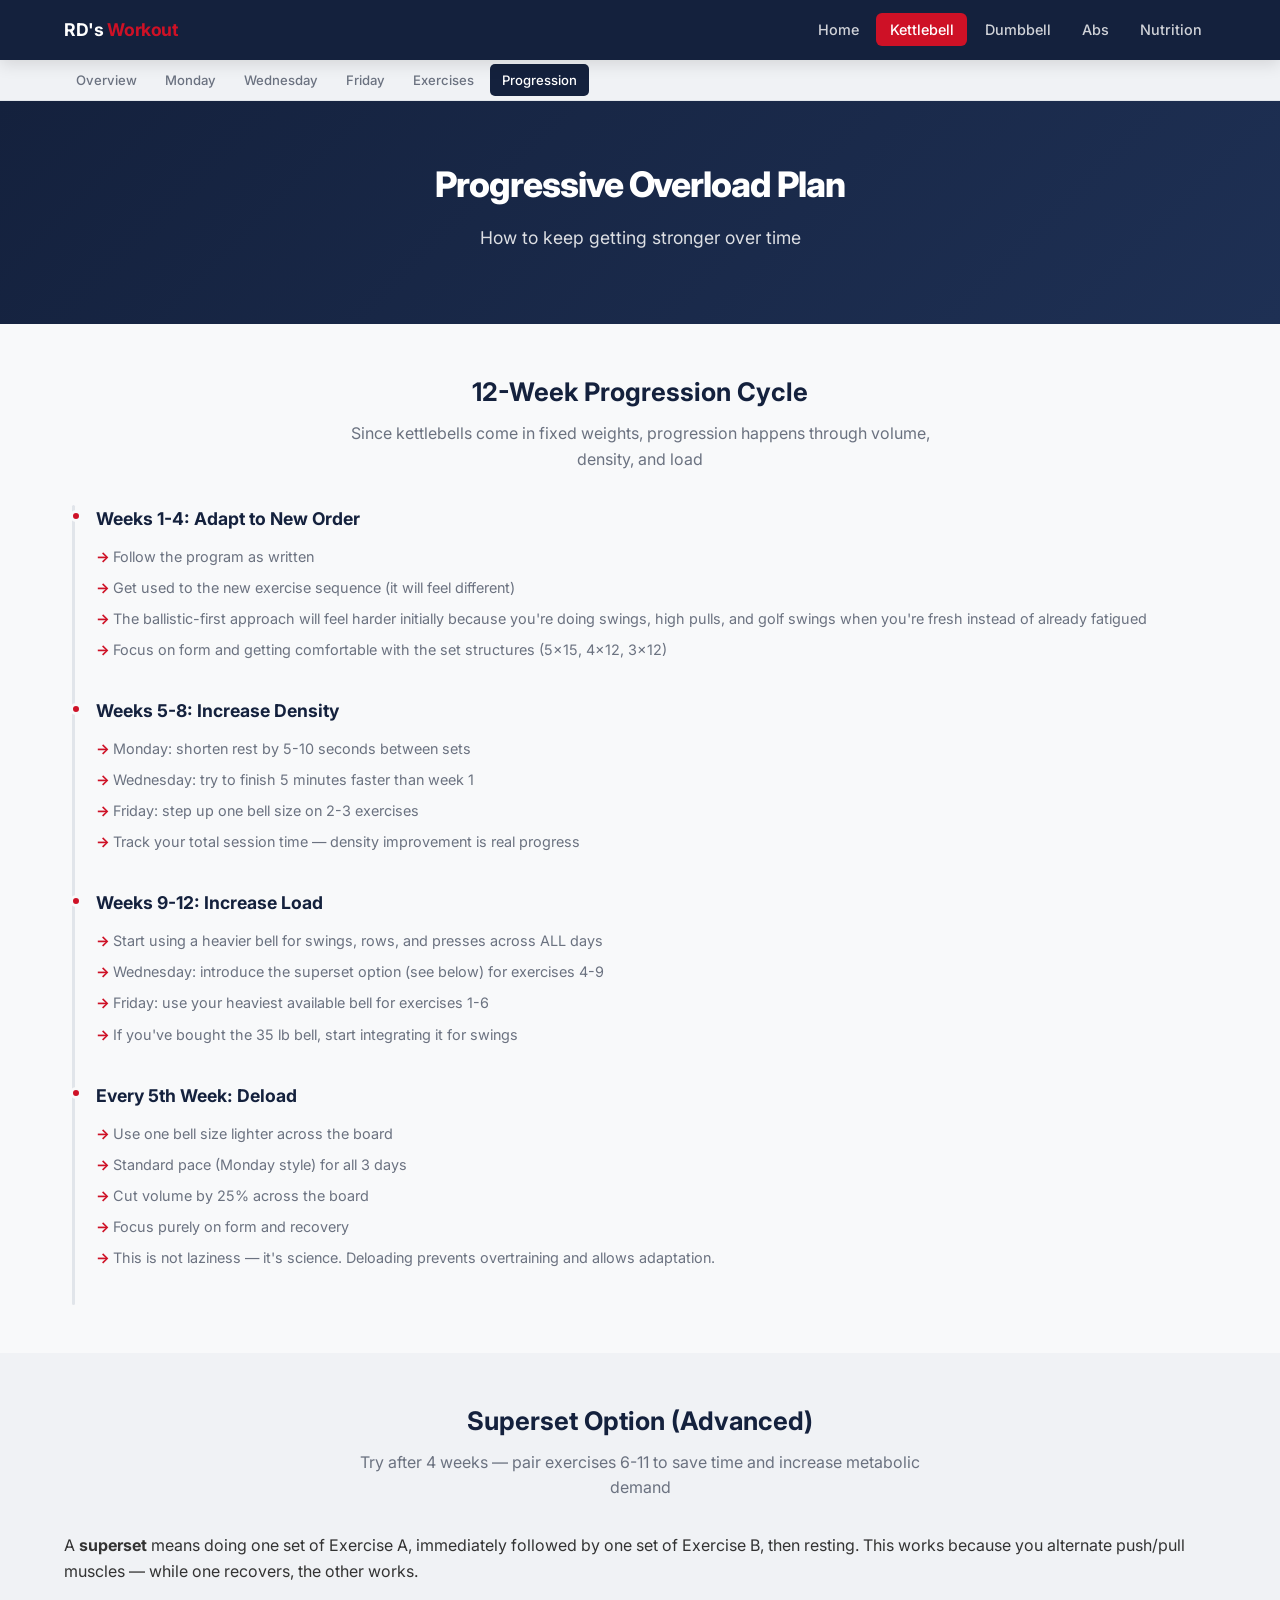
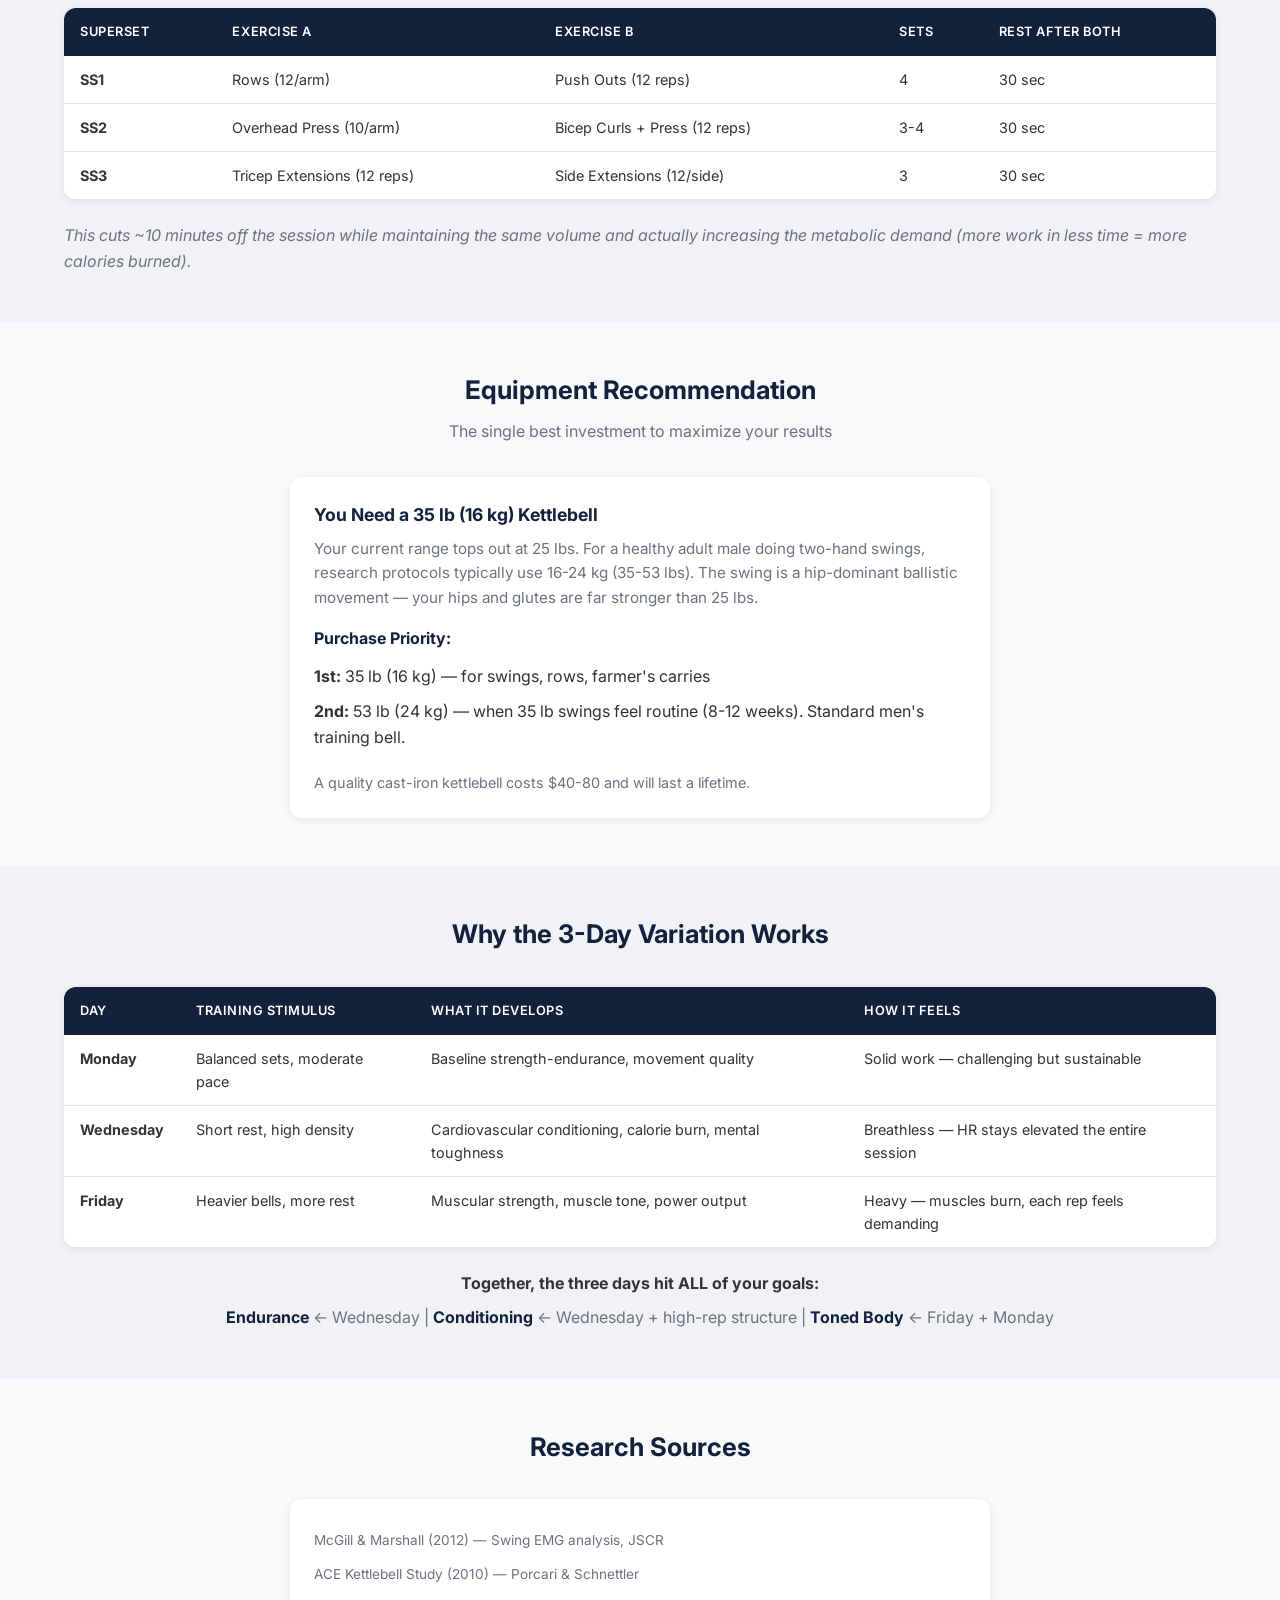
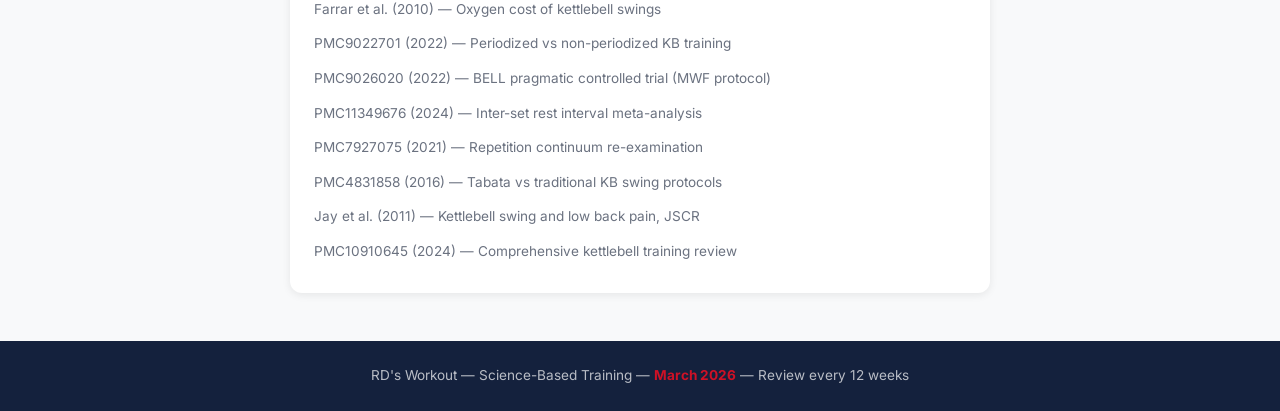
<file: progression.html>
<!DOCTYPE html>
<html lang="en">
<head>
  <meta charset="UTF-8">
  <meta name="viewport" content="width=device-width, initial-scale=1.0">
  <title>Progression Plan | KB Workout</title>
  <link rel="preconnect" href="https://fonts.googleapis.com">
  <link href="https://fonts.googleapis.com/css2?family=Inter:wght@400;500;600;700;800&display=swap" rel="stylesheet">
  <link rel="stylesheet" href="css/style.css">
</head>
<body class="has-subnav">

  <nav class="nav">
    <div class="nav-inner">
      <a href="index.html" class="nav-logo">RD's <span>Workout</span></a>
      <ul class="nav-links">
        <li><a href="index.html">Home</a></li>
        <li><a href="kettlebell.html" class="active">Kettlebell</a></li>
        <li><a href="dumbbell.html">Dumbbell</a></li>
        <li><a href="abs.html">Abs</a></li>
        <li><a href="nutrition.html">Nutrition</a></li>
      </ul>
      <button class="nav-toggle" aria-label="Toggle navigation" aria-expanded="false">
        <span></span><span></span><span></span>
      </button>
    </div>
  </nav>
  <div class="subnav">
    <div class="subnav-inner">
      <a href="kettlebell.html">Overview</a>
      <a href="monday.html">Monday</a>
      <a href="wednesday.html">Wednesday</a>
      <a href="friday.html">Friday</a>
      <a href="exercises.html">Exercises</a>
      <a href="progression.html" class="active">Progression</a>
    </div>
  </div>

  <main>
    <section class="hero">
      <div class="container">
        <h1>Progressive Overload Plan</h1>
        <p class="hero-subtitle">How to keep getting stronger over time</p>
      </div>
    </section>

    <!-- Timeline -->
    <section class="section">
      <div class="container">
        <div class="section-header">
          <h2>12-Week Progression Cycle</h2>
          <p>Since kettlebells come in fixed weights, progression happens through volume, density, and load</p>
        </div>

        <div class="timeline">
          <div class="timeline-item">
            <h3>Weeks 1-4: Adapt to New Order</h3>
            <ul>
              <li>Follow the program as written</li>
              <li>Get used to the new exercise sequence (it will feel different)</li>
              <li>The ballistic-first approach will feel harder initially because you're doing swings, high pulls, and golf swings when you're fresh instead of already fatigued</li>
              <li>Focus on form and getting comfortable with the set structures (5x15, 4x12, 3x12)</li>
            </ul>
          </div>

          <div class="timeline-item">
            <h3>Weeks 5-8: Increase Density</h3>
            <ul>
              <li>Monday: shorten rest by 5-10 seconds between sets</li>
              <li>Wednesday: try to finish 5 minutes faster than week 1</li>
              <li>Friday: step up one bell size on 2-3 exercises</li>
              <li>Track your total session time &mdash; density improvement is real progress</li>
            </ul>
          </div>

          <div class="timeline-item">
            <h3>Weeks 9-12: Increase Load</h3>
            <ul>
              <li>Start using a heavier bell for swings, rows, and presses across ALL days</li>
              <li>Wednesday: introduce the superset option (see below) for exercises 4-9</li>
              <li>Friday: use your heaviest available bell for exercises 1-6</li>
              <li>If you've bought the 35 lb bell, start integrating it for swings</li>
            </ul>
          </div>

          <div class="timeline-item">
            <h3>Every 5th Week: Deload</h3>
            <ul>
              <li>Use one bell size lighter across the board</li>
              <li>Standard pace (Monday style) for all 3 days</li>
              <li>Cut volume by 25% across the board</li>
              <li>Focus purely on form and recovery</li>
              <li>This is not laziness &mdash; it's science. Deloading prevents overtraining and allows adaptation.</li>
            </ul>
          </div>
        </div>
      </div>
    </section>

    <!-- Superset Option -->
    <section class="section section-alt">
      <div class="container">
        <div class="section-header">
          <h2>Superset Option (Advanced)</h2>
          <p>Try after 4 weeks &mdash; pair exercises 6-11 to save time and increase metabolic demand</p>
        </div>

        <p style="margin-bottom:1.5rem;">A <strong>superset</strong> means doing one set of Exercise A, immediately followed by one set of Exercise B, then resting. This works because you alternate push/pull muscles &mdash; while one recovers, the other works.</p>

        <div class="table-wrap">
          <table>
            <thead>
              <tr>
                <th>Superset</th>
                <th>Exercise A</th>
                <th>Exercise B</th>
                <th>Sets</th>
                <th>Rest After Both</th>
              </tr>
            </thead>
            <tbody>
              <tr>
                <td><strong>SS1</strong></td>
                <td>Rows (12/arm)</td>
                <td>Push Outs (12 reps)</td>
                <td>4</td>
                <td>30 sec</td>
              </tr>
              <tr>
                <td><strong>SS2</strong></td>
                <td>Overhead Press (10/arm)</td>
                <td>Bicep Curls + Press (12 reps)</td>
                <td>3-4</td>
                <td>30 sec</td>
              </tr>
              <tr>
                <td><strong>SS3</strong></td>
                <td>Tricep Extensions (12 reps)</td>
                <td>Side Extensions (12/side)</td>
                <td>3</td>
                <td>30 sec</td>
              </tr>
            </tbody>
          </table>
        </div>

        <p style="margin-top:1rem; color: var(--gray-600); font-style: italic;">This cuts ~10 minutes off the session while maintaining the same volume and actually increasing the metabolic demand (more work in less time = more calories burned).</p>
      </div>
    </section>

    <!-- Equipment -->
    <section class="section">
      <div class="container">
        <div class="section-header">
          <h2>Equipment Recommendation</h2>
          <p>The single best investment to maximize your results</p>
        </div>

        <div class="card-grid" style="max-width: 700px; margin: 0 auto;">
          <div class="card" style="border-left: 4px solid var(--orange);">
            <h3>You Need a 35 lb (16 kg) Kettlebell</h3>
            <p style="margin-bottom: 1rem;">Your current range tops out at 25 lbs. For a healthy adult male doing two-hand swings, research protocols typically use 16-24 kg (35-53 lbs). The swing is a hip-dominant ballistic movement &mdash; your hips and glutes are far stronger than 25 lbs.</p>
            <h4 style="color: var(--navy); margin-bottom: 0.5rem;">Purchase Priority:</h4>
            <ul style="list-style: none;">
              <li style="padding: 0.3rem 0;"><strong style="color: var(--orange);">1st:</strong> 35 lb (16 kg) &mdash; for swings, rows, farmer's carries</li>
              <li style="padding: 0.3rem 0;"><strong style="color: var(--orange);">2nd:</strong> 53 lb (24 kg) &mdash; when 35 lb swings feel routine (8-12 weeks). Standard men's training bell.</li>
            </ul>
            <p style="margin-top: 1rem; font-size: 0.9rem; color: var(--gray-600);">A quality cast-iron kettlebell costs $40-80 and will last a lifetime.</p>
          </div>
        </div>
      </div>
    </section>

    <!-- Why Variation Works -->
    <section class="section section-alt">
      <div class="container">
        <div class="section-header">
          <h2>Why the 3-Day Variation Works</h2>
        </div>

        <div class="table-wrap">
          <table>
            <thead>
              <tr>
                <th>Day</th>
                <th>Training Stimulus</th>
                <th>What It Develops</th>
                <th>How It Feels</th>
              </tr>
            </thead>
            <tbody>
              <tr>
                <td><strong>Monday</strong></td>
                <td>Balanced sets, moderate pace</td>
                <td>Baseline strength-endurance, movement quality</td>
                <td>Solid work &mdash; challenging but sustainable</td>
              </tr>
              <tr>
                <td><strong>Wednesday</strong></td>
                <td>Short rest, high density</td>
                <td>Cardiovascular conditioning, calorie burn, mental toughness</td>
                <td>Breathless &mdash; HR stays elevated the entire session</td>
              </tr>
              <tr>
                <td><strong>Friday</strong></td>
                <td>Heavier bells, more rest</td>
                <td>Muscular strength, muscle tone, power output</td>
                <td>Heavy &mdash; muscles burn, each rep feels demanding</td>
              </tr>
            </tbody>
          </table>
        </div>

        <div style="text-align: center; margin-top: 1.5rem;">
          <p><strong>Together, the three days hit ALL of your goals:</strong></p>
          <p style="color: var(--gray-600); margin-top: 0.5rem;">
            <strong style="color: var(--navy);">Endurance</strong> &larr; Wednesday |
            <strong style="color: var(--navy);">Conditioning</strong> &larr; Wednesday + high-rep structure |
            <strong style="color: var(--navy);">Toned Body</strong> &larr; Friday + Monday
          </p>
        </div>
      </div>
    </section>

    <!-- Research Sources -->
    <section class="section">
      <div class="container">
        <div class="section-header">
          <h2>Research Sources</h2>
        </div>
        <div class="card" style="max-width: 700px; margin: 0 auto;">
          <ul style="list-style: none;">
            <li style="padding: 0.4rem 0; font-size: 0.85rem; color: var(--gray-600);">McGill &amp; Marshall (2012) &mdash; Swing EMG analysis, JSCR</li>
            <li style="padding: 0.4rem 0; font-size: 0.85rem; color: var(--gray-600);">ACE Kettlebell Study (2010) &mdash; Porcari &amp; Schnettler</li>
            <li style="padding: 0.4rem 0; font-size: 0.85rem; color: var(--gray-600);">Farrar et al. (2010) &mdash; Oxygen cost of kettlebell swings</li>
            <li style="padding: 0.4rem 0; font-size: 0.85rem; color: var(--gray-600);">PMC9022701 (2022) &mdash; Periodized vs non-periodized KB training</li>
            <li style="padding: 0.4rem 0; font-size: 0.85rem; color: var(--gray-600);">PMC9026020 (2022) &mdash; BELL pragmatic controlled trial (MWF protocol)</li>
            <li style="padding: 0.4rem 0; font-size: 0.85rem; color: var(--gray-600);">PMC11349676 (2024) &mdash; Inter-set rest interval meta-analysis</li>
            <li style="padding: 0.4rem 0; font-size: 0.85rem; color: var(--gray-600);">PMC7927075 (2021) &mdash; Repetition continuum re-examination</li>
            <li style="padding: 0.4rem 0; font-size: 0.85rem; color: var(--gray-600);">PMC4831858 (2016) &mdash; Tabata vs traditional KB swing protocols</li>
            <li style="padding: 0.4rem 0; font-size: 0.85rem; color: var(--gray-600);">Jay et al. (2011) &mdash; Kettlebell swing and low back pain, JSCR</li>
            <li style="padding: 0.4rem 0; font-size: 0.85rem; color: var(--gray-600);">PMC10910645 (2024) &mdash; Comprehensive kettlebell training review</li>
          </ul>
        </div>
      </div>
    </section>
  </main>

  <footer>
    <p>RD's Workout &mdash; Science-Based Training &mdash; <strong>March 2026</strong> &mdash; Review every 12 weeks</p>
  </footer>

  <script src="js/main.js"></script>
</body>
</html>
</file>
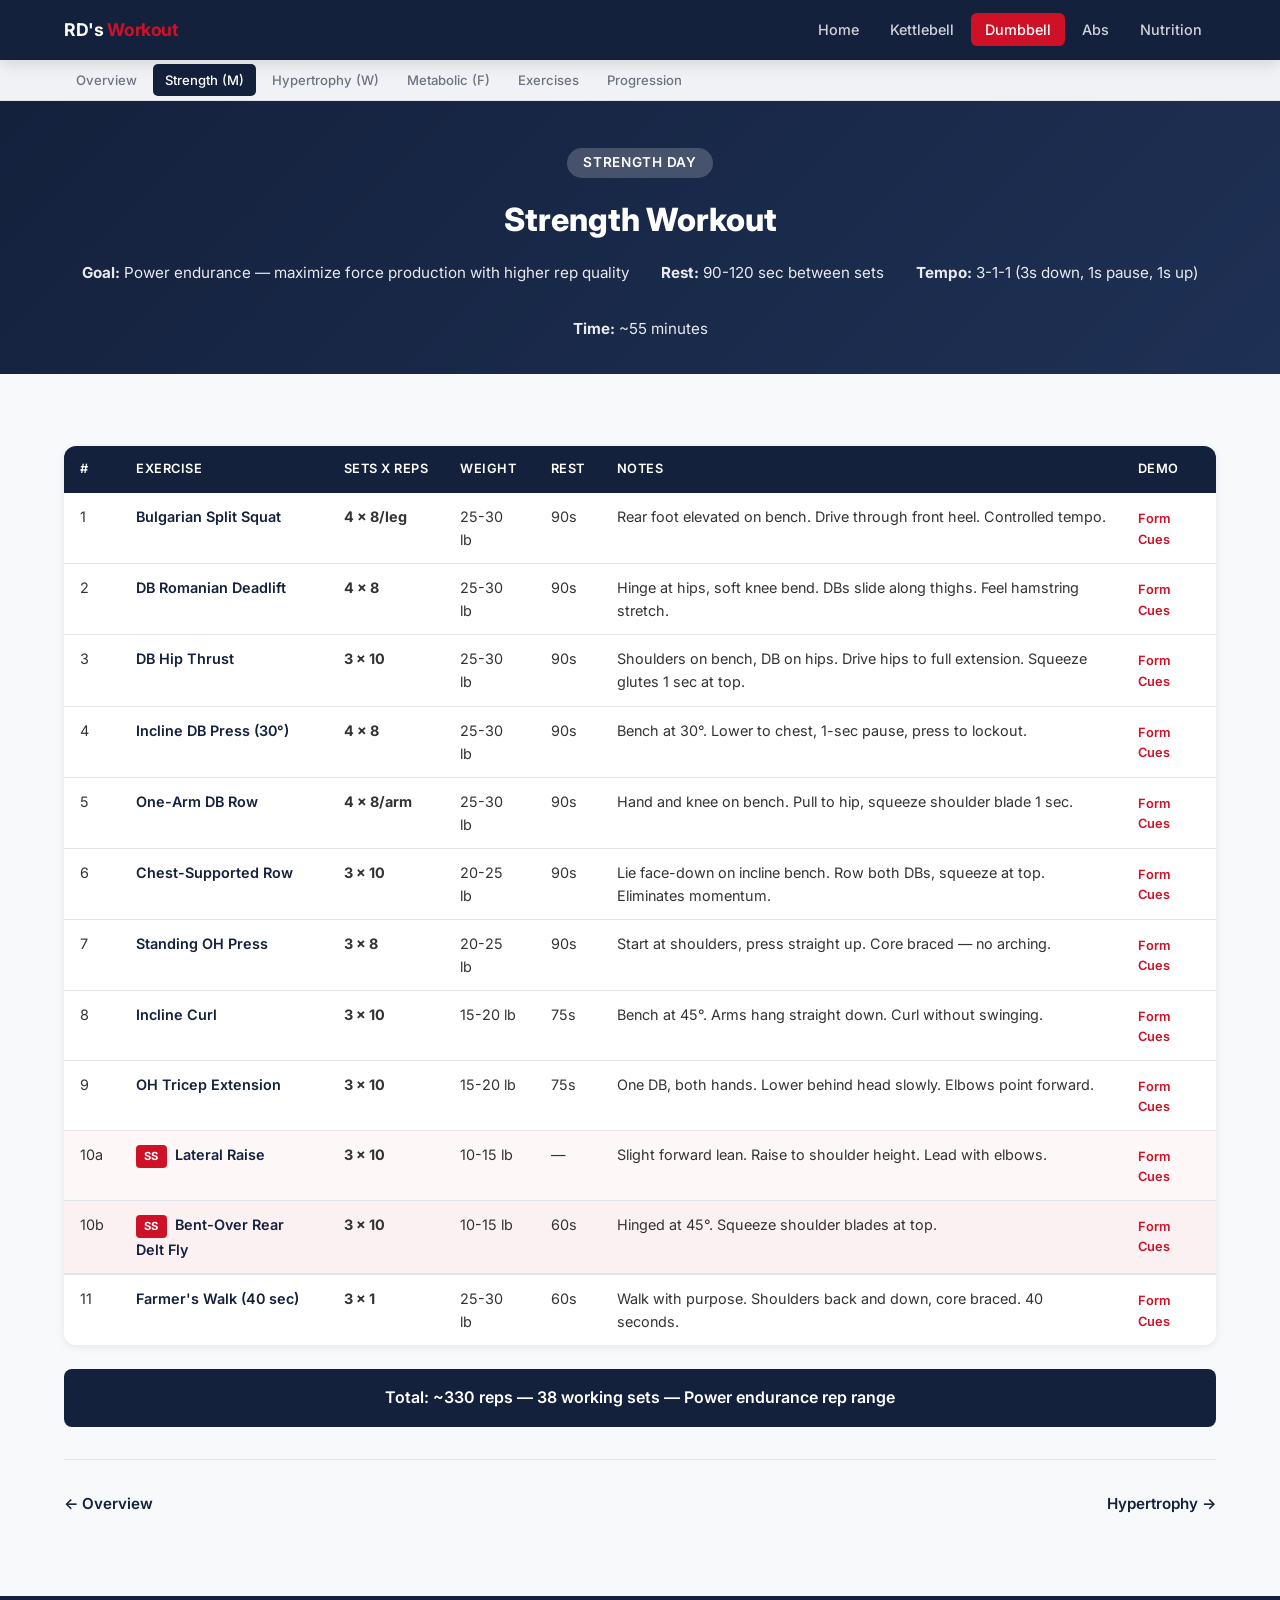
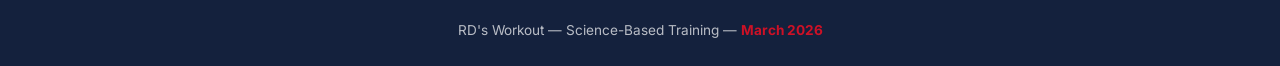
<file: strength.html>
<!DOCTYPE html>
<html lang="en">
<head>
  <meta charset="UTF-8">
  <meta name="viewport" content="width=device-width, initial-scale=1.0">
  <title>Strength Day | DB Workout</title>
  <link rel="preconnect" href="https://fonts.googleapis.com">
  <link href="https://fonts.googleapis.com/css2?family=Inter:wght@400;500;600;700;800&display=swap" rel="stylesheet">
  <link rel="stylesheet" href="css/style.css">
</head>
<body class="has-subnav">

  <nav class="nav">
    <div class="nav-inner">
      <a href="index.html" class="nav-logo">RD's <span>Workout</span></a>
      <ul class="nav-links">
        <li><a href="index.html">Home</a></li>
        <li><a href="kettlebell.html">Kettlebell</a></li>
        <li><a href="dumbbell.html" class="active">Dumbbell</a></li>
        <li><a href="abs.html">Abs</a></li>
        <li><a href="nutrition.html">Nutrition</a></li>
      </ul>
      <button class="nav-toggle" aria-label="Toggle navigation" aria-expanded="false">
        <span></span><span></span><span></span>
      </button>
    </div>
  </nav>
  <div class="subnav">
    <div class="subnav-inner">
      <a href="dumbbell.html">Overview</a>
      <a href="strength.html" class="active">Strength (M)</a>
      <a href="hypertrophy.html">Hypertrophy (W)</a>
      <a href="metabolic.html">Metabolic (F)</a>
      <a href="db-exercises.html">Exercises</a>
      <a href="db-progression.html">Progression</a>
    </div>
  </div>

  <main>
    <section class="day-hero strength">
      <div class="container">
        <div class="day-tag">Strength Day</div>
        <h1>Strength Workout</h1>
        <div class="day-info">
          <div class="day-info-item"><strong>Goal:</strong> Power endurance &mdash; maximize force production with higher rep quality</div>
          <div class="day-info-item"><strong>Rest:</strong> 90-120 sec between sets</div>
          <div class="day-info-item"><strong>Tempo:</strong> 3-1-1 (3s down, 1s pause, 1s up)</div>
          <div class="day-info-item"><strong>Time:</strong> ~55 minutes</div>
        </div>
      </div>
    </section>

    <section class="section">
      <div class="container">
        <div class="table-wrap">
          <table>
            <thead>
              <tr>
                <th>#</th>
                <th>Exercise</th>
                <th>Sets x Reps</th>
                <th>Weight</th>
                <th>Rest</th>
                <th>Notes</th>
                <th>Demo</th>
              </tr>
            </thead>
            <tbody>
              <tr>
                <td>1</td>
                <td class="exercise-name">Bulgarian Split Squat</td>
                <td><strong>4 x 8/leg</strong></td>
                <td>25-30 lb</td>
                <td>90s</td>
                <td>Rear foot elevated on bench. Drive through front heel. Controlled tempo.</td>
                <td><a href="db-exercises.html#split-squat" class="demo-link">Form Cues</a></td>
              </tr>
              <tr>
                <td>2</td>
                <td class="exercise-name">DB Romanian Deadlift</td>
                <td><strong>4 x 8</strong></td>
                <td>25-30 lb</td>
                <td>90s</td>
                <td>Hinge at hips, soft knee bend. DBs slide along thighs. Feel hamstring stretch.</td>
                <td><a href="db-exercises.html#rdl" class="demo-link">Form Cues</a></td>
              </tr>
              <tr>
                <td>3</td>
                <td class="exercise-name">DB Hip Thrust</td>
                <td><strong>3 x 10</strong></td>
                <td>25-30 lb</td>
                <td>90s</td>
                <td>Shoulders on bench, DB on hips. Drive hips to full extension. Squeeze glutes 1 sec at top.</td>
                <td><a href="db-exercises.html#hip-thrust" class="demo-link">Form Cues</a></td>
              </tr>
              <tr>
                <td>4</td>
                <td class="exercise-name">Incline DB Press (30&deg;)</td>
                <td><strong>4 x 8</strong></td>
                <td>25-30 lb</td>
                <td>90s</td>
                <td>Bench at 30&deg;. Lower to chest, 1-sec pause, press to lockout.</td>
                <td><a href="db-exercises.html#incline-press" class="demo-link">Form Cues</a></td>
              </tr>
              <tr>
                <td>5</td>
                <td class="exercise-name">One-Arm DB Row</td>
                <td><strong>4 x 8/arm</strong></td>
                <td>25-30 lb</td>
                <td>90s</td>
                <td>Hand and knee on bench. Pull to hip, squeeze shoulder blade 1 sec.</td>
                <td><a href="db-exercises.html#one-arm-row" class="demo-link">Form Cues</a></td>
              </tr>
              <tr>
                <td>6</td>
                <td class="exercise-name">Chest-Supported Row</td>
                <td><strong>3 x 10</strong></td>
                <td>20-25 lb</td>
                <td>90s</td>
                <td>Lie face-down on incline bench. Row both DBs, squeeze at top. Eliminates momentum.</td>
                <td><a href="db-exercises.html#chest-supported-row" class="demo-link">Form Cues</a></td>
              </tr>
              <tr>
                <td>7</td>
                <td class="exercise-name">Standing OH Press</td>
                <td><strong>3 x 8</strong></td>
                <td>20-25 lb</td>
                <td>90s</td>
                <td>Start at shoulders, press straight up. Core braced &mdash; no arching.</td>
                <td><a href="db-exercises.html#oh-press" class="demo-link">Form Cues</a></td>
              </tr>
              <tr>
                <td>8</td>
                <td class="exercise-name">Incline Curl</td>
                <td><strong>3 x 10</strong></td>
                <td>15-20 lb</td>
                <td>75s</td>
                <td>Bench at 45&deg;. Arms hang straight down. Curl without swinging.</td>
                <td><a href="db-exercises.html#incline-curl" class="demo-link">Form Cues</a></td>
              </tr>
              <tr>
                <td>9</td>
                <td class="exercise-name">OH Tricep Extension</td>
                <td><strong>3 x 10</strong></td>
                <td>15-20 lb</td>
                <td>75s</td>
                <td>One DB, both hands. Lower behind head slowly. Elbows point forward.</td>
                <td><a href="db-exercises.html#oh-ext" class="demo-link">Form Cues</a></td>
              </tr>
              <tr class="superset-a">
                <td>10a</td>
                <td class="exercise-name"><span class="superset-label">SS</span>Lateral Raise</td>
                <td><strong>3 x 10</strong></td>
                <td>10-15 lb</td>
                <td>&mdash;</td>
                <td>Slight forward lean. Raise to shoulder height. Lead with elbows.</td>
                <td><a href="db-exercises.html#lat-raise" class="demo-link">Form Cues</a></td>
              </tr>
              <tr class="superset-b">
                <td>10b</td>
                <td class="exercise-name"><span class="superset-label">SS</span>Bent-Over Rear Delt Fly</td>
                <td><strong>3 x 10</strong></td>
                <td>10-15 lb</td>
                <td>60s</td>
                <td>Hinged at 45&deg;. Squeeze shoulder blades at top.</td>
                <td><a href="db-exercises.html#rear-fly" class="demo-link">Form Cues</a></td>
              </tr>
              <tr>
                <td>11</td>
                <td class="exercise-name">Farmer's Walk (40 sec)</td>
                <td><strong>3 x 1</strong></td>
                <td>25-30 lb</td>
                <td>60s</td>
                <td>Walk with purpose. Shoulders back and down, core braced. 40 seconds.</td>
                <td><a href="db-exercises.html#farmers-walk" class="demo-link">Form Cues</a></td>
              </tr>
            </tbody>
          </table>
        </div>

        <div class="total-reps">Total: ~330 reps &mdash; 38 working sets &mdash; Power endurance rep range</div>

        <div class="day-nav">
          <a href="dumbbell.html">&larr; Overview</a>
          <a href="hypertrophy.html">Hypertrophy &rarr;</a>
        </div>
      </div>
    </section>
  </main>

  <footer>
    <p>RD's Workout &mdash; Science-Based Training &mdash; <strong>March 2026</strong></p>
  </footer>

  <script src="js/main.js"></script>
</body>
</html>
</file>
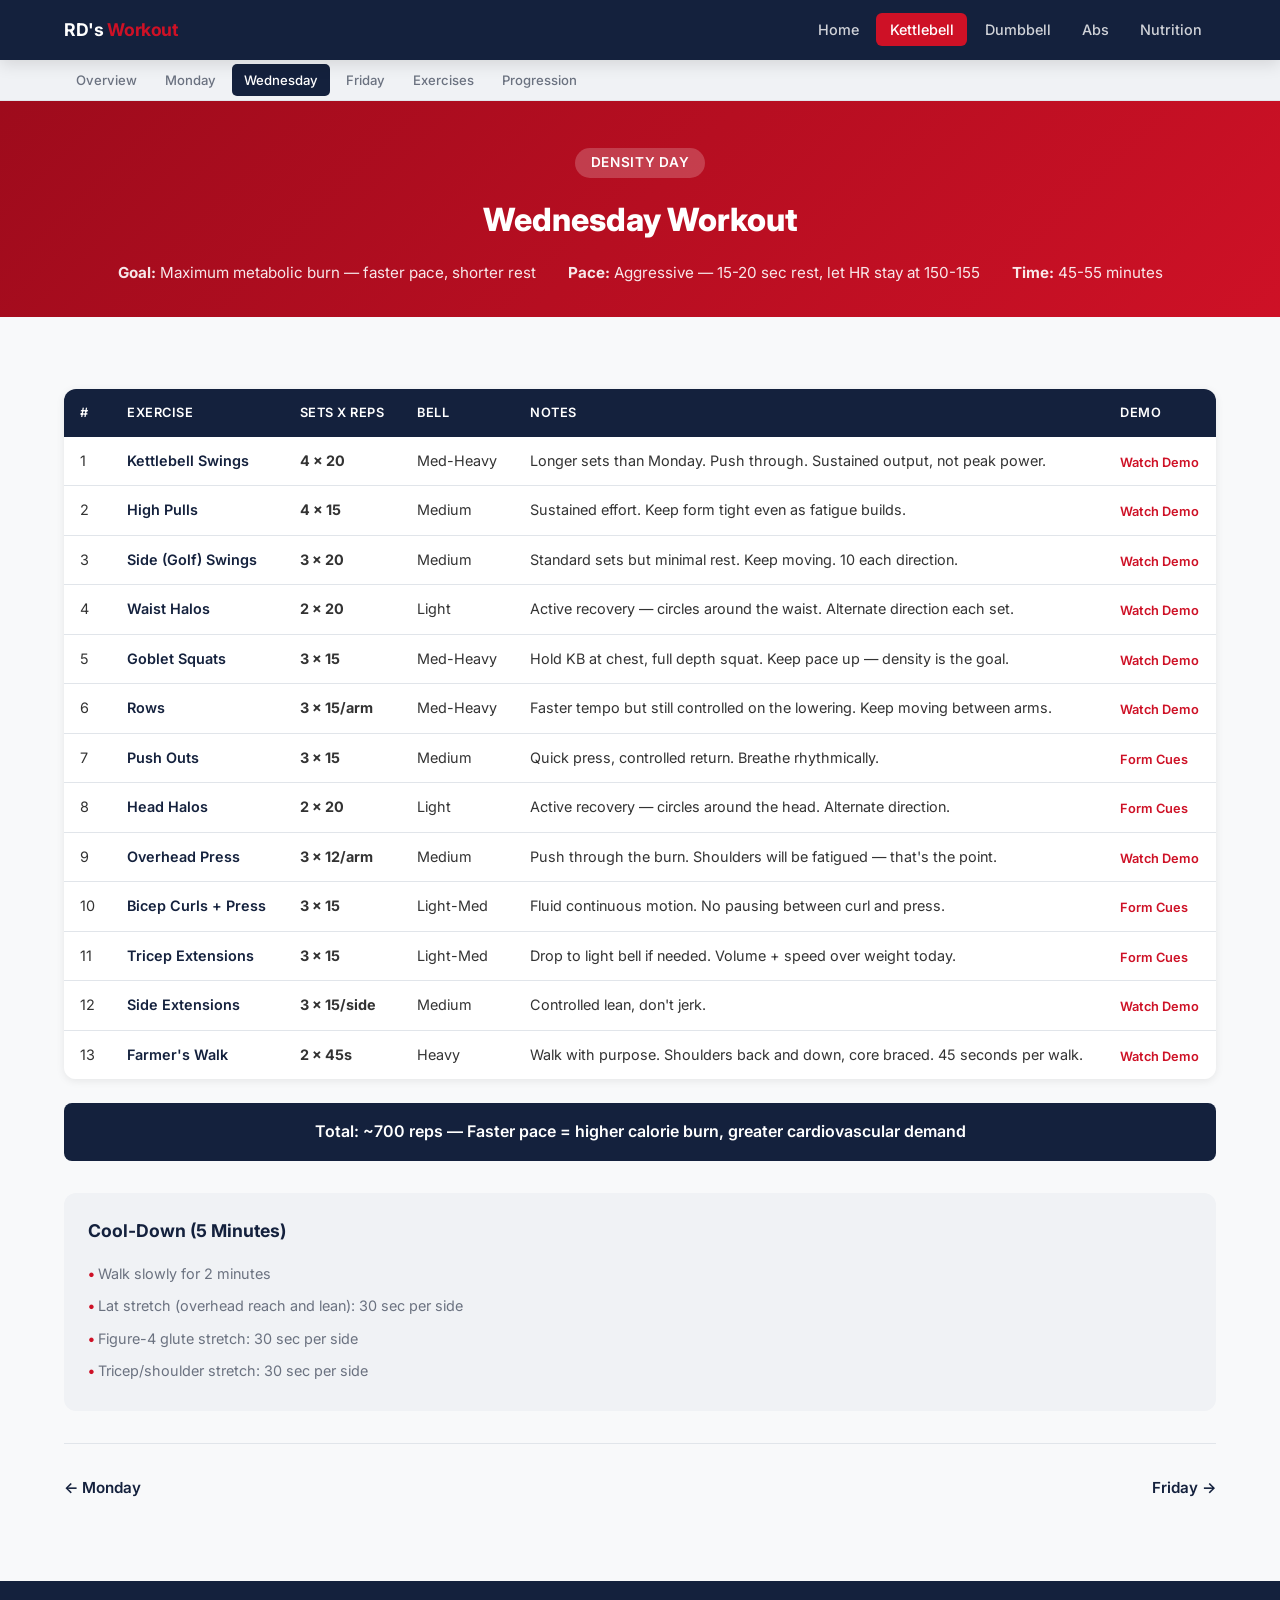
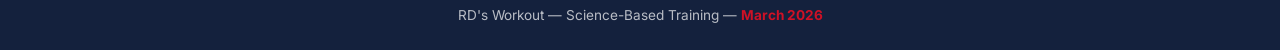
<file: wednesday.html>
<!DOCTYPE html>
<html lang="en">
<head>
  <meta charset="UTF-8">
  <meta name="viewport" content="width=device-width, initial-scale=1.0">
  <title>Wednesday &mdash; Density Day | KB Workout</title>
  <link rel="preconnect" href="https://fonts.googleapis.com">
  <link href="https://fonts.googleapis.com/css2?family=Inter:wght@400;500;600;700;800&display=swap" rel="stylesheet">
  <link rel="stylesheet" href="css/style.css">
</head>
<body class="has-subnav">

  <nav class="nav">
    <div class="nav-inner">
      <a href="index.html" class="nav-logo">RD's <span>Workout</span></a>
      <ul class="nav-links">
        <li><a href="index.html">Home</a></li>
        <li><a href="kettlebell.html" class="active">Kettlebell</a></li>
        <li><a href="dumbbell.html">Dumbbell</a></li>
        <li><a href="abs.html">Abs</a></li>
        <li><a href="nutrition.html">Nutrition</a></li>
      </ul>
      <button class="nav-toggle" aria-label="Toggle navigation" aria-expanded="false">
        <span></span><span></span><span></span>
      </button>
    </div>
  </nav>
  <div class="subnav">
    <div class="subnav-inner">
      <a href="kettlebell.html">Overview</a>
      <a href="monday.html">Monday</a>
      <a href="wednesday.html" class="active">Wednesday</a>
      <a href="friday.html">Friday</a>
      <a href="exercises.html">Exercises</a>
      <a href="progression.html">Progression</a>
    </div>
  </div>

  <main>
    <section class="day-hero wednesday">
      <div class="container">
        <div class="day-tag">Density Day</div>
        <h1>Wednesday Workout</h1>
        <div class="day-info">
          <div class="day-info-item"><strong>Goal:</strong> Maximum metabolic burn &mdash; faster pace, shorter rest</div>
          <div class="day-info-item"><strong>Pace:</strong> Aggressive &mdash; 15-20 sec rest, let HR stay at 150-155</div>
          <div class="day-info-item"><strong>Time:</strong> 45-55 minutes</div>
        </div>
      </div>
    </section>

    <section class="section">
      <div class="container">
        <div class="table-wrap">
          <table>
            <thead>
              <tr>
                <th>#</th>
                <th>Exercise</th>
                <th>Sets x Reps</th>
                <th>Bell</th>
                <th>Notes</th>
                <th>Demo</th>
              </tr>
            </thead>
            <tbody>
              <tr>
                <td>1</td>
                <td class="exercise-name">Kettlebell Swings</td>
                <td><strong>4 x 20</strong></td>
                <td>Med-Heavy</td>
                <td>Longer sets than Monday. Push through. Sustained output, not peak power.</td>
                <td><a href="exercises.html#swings" class="demo-link">Watch Demo</a></td>
              </tr>
              <tr>
                <td>2</td>
                <td class="exercise-name">High Pulls</td>
                <td><strong>4 x 15</strong></td>
                <td>Medium</td>
                <td>Sustained effort. Keep form tight even as fatigue builds.</td>
                <td><a href="exercises.html#high-pulls" class="demo-link">Watch Demo</a></td>
              </tr>
              <tr>
                <td>3</td>
                <td class="exercise-name">Side (Golf) Swings</td>
                <td><strong>3 x 20</strong></td>
                <td>Medium</td>
                <td>Standard sets but minimal rest. Keep moving. 10 each direction.</td>
                <td><a href="exercises.html#golf-swings" class="demo-link">Watch Demo</a></td>
              </tr>
              <tr>
                <td>4</td>
                <td class="exercise-name">Waist Halos</td>
                <td><strong>2 x 20</strong></td>
                <td>Light</td>
                <td>Active recovery &mdash; circles around the waist. Alternate direction each set.</td>
                <td><a href="exercises.html#waist-halos" class="demo-link">Watch Demo</a></td>
              </tr>
              <tr>
                <td>5</td>
                <td class="exercise-name">Goblet Squats</td>
                <td><strong>3 x 15</strong></td>
                <td>Med-Heavy</td>
                <td>Hold KB at chest, full depth squat. Keep pace up &mdash; density is the goal.</td>
                <td><a href="exercises.html#goblet-squats" class="demo-link">Watch Demo</a></td>
              </tr>
              <tr>
                <td>6</td>
                <td class="exercise-name">Rows</td>
                <td><strong>3 x 15/arm</strong></td>
                <td>Med-Heavy</td>
                <td>Faster tempo but still controlled on the lowering. Keep moving between arms.</td>
                <td><a href="exercises.html#rows" class="demo-link">Watch Demo</a></td>
              </tr>
              <tr>
                <td>7</td>
                <td class="exercise-name">Push Outs</td>
                <td><strong>3 x 15</strong></td>
                <td>Medium</td>
                <td>Quick press, controlled return. Breathe rhythmically.</td>
                <td><a href="exercises.html#push-outs" class="demo-link">Form Cues</a></td>
              </tr>
              <tr>
                <td>8</td>
                <td class="exercise-name">Head Halos</td>
                <td><strong>2 x 20</strong></td>
                <td>Light</td>
                <td>Active recovery &mdash; circles around the head. Alternate direction.</td>
                <td><a href="exercises.html#head-halos" class="demo-link">Form Cues</a></td>
              </tr>
              <tr>
                <td>9</td>
                <td class="exercise-name">Overhead Press</td>
                <td><strong>3 x 12/arm</strong></td>
                <td>Medium</td>
                <td>Push through the burn. Shoulders will be fatigued &mdash; that's the point.</td>
                <td><a href="exercises.html#overhead-press" class="demo-link">Watch Demo</a></td>
              </tr>
              <tr>
                <td>10</td>
                <td class="exercise-name">Bicep Curls + Press</td>
                <td><strong>3 x 15</strong></td>
                <td>Light-Med</td>
                <td>Fluid continuous motion. No pausing between curl and press.</td>
                <td><a href="exercises.html#curls-press" class="demo-link">Form Cues</a></td>
              </tr>
              <tr>
                <td>11</td>
                <td class="exercise-name">Tricep Extensions</td>
                <td><strong>3 x 15</strong></td>
                <td>Light-Med</td>
                <td>Drop to light bell if needed. Volume + speed over weight today.</td>
                <td><a href="exercises.html#tricep-ext" class="demo-link">Form Cues</a></td>
              </tr>
              <tr>
                <td>12</td>
                <td class="exercise-name">Side Extensions</td>
                <td><strong>3 x 15/side</strong></td>
                <td>Medium</td>
                <td>Controlled lean, don't jerk.</td>
                <td><a href="exercises.html#side-ext" class="demo-link">Watch Demo</a></td>
              </tr>
              <tr>
                <td>13</td>
                <td class="exercise-name">Farmer's Walk</td>
                <td><strong>2 x 45s</strong></td>
                <td>Heavy</td>
                <td>Walk with purpose. Shoulders back and down, core braced. 45 seconds per walk.</td>
                <td><a href="exercises.html#farmers-walk" class="demo-link">Watch Demo</a></td>
              </tr>
            </tbody>
          </table>
        </div>

        <div class="total-reps">Total: ~700 reps &mdash; Faster pace = higher calorie burn, greater cardiovascular demand</div>

        <div class="cooldown">
          <h3>Cool-Down (5 Minutes)</h3>
          <ul>
            <li>Walk slowly for 2 minutes</li>
            <li>Lat stretch (overhead reach and lean): 30 sec per side</li>
            <li>Figure-4 glute stretch: 30 sec per side</li>
            <li>Tricep/shoulder stretch: 30 sec per side</li>
          </ul>
        </div>

        <div class="day-nav">
          <a href="monday.html">&larr; Monday</a>
          <a href="friday.html">Friday &rarr;</a>
        </div>
      </div>
    </section>
  </main>

  <footer>
    <p>RD's Workout &mdash; Science-Based Training &mdash; <strong>March 2026</strong></p>
  </footer>

  <script src="js/main.js"></script>
</body>
</html>
</file>
<file: css/style.css>
/* ============================================
   Kettlebell Workout — Clean & Modern Theme
   ============================================ */

:root {
  --navy: #14213D;
  --navy-light: #1e3054;
  --accent: #CE1126;
  --accent-hover: #a80e1f;
  --powder-blue: #006BA6;
  --bg: #f8f9fa;
  --white: #ffffff;
  --gray-50: #f0f2f5;
  --gray-100: #e1e5ea;
  --gray-300: #b0b8c4;
  --gray-600: #6b7280;
  --gray-800: #333333;
  --shadow: 0 2px 8px rgba(0,0,0,0.08);
  --shadow-lg: 0 4px 16px rgba(0,0,0,0.12);
  --radius: 8px;
  --radius-lg: 12px;
  --transition: 0.2s ease;
}

/* Reset */
*, *::before, *::after { box-sizing: border-box; margin: 0; padding: 0; }

body {
  font-family: 'Inter', -apple-system, BlinkMacSystemFont, 'Segoe UI', Roboto, sans-serif;
  background: var(--bg);
  color: var(--gray-800);
  line-height: 1.6;
  -webkit-font-smoothing: antialiased;
}

a { color: var(--navy); text-decoration: none; transition: color var(--transition); }
a:hover { color: var(--accent); }

/* ============================================
   Navigation
   ============================================ */

.nav {
  position: fixed;
  top: 0;
  left: 0;
  right: 0;
  z-index: 1000;
  background: var(--navy);
  box-shadow: var(--shadow-lg);
}

.nav-inner {
  max-width: 1200px;
  margin: 0 auto;
  padding: 0 1.5rem;
  display: flex;
  align-items: center;
  justify-content: space-between;
  height: 60px;
}

.nav-logo {
  color: var(--white);
  font-weight: 700;
  font-size: 1.1rem;
  letter-spacing: -0.02em;
}

.nav-logo span { color: var(--accent); }

.nav-links {
  display: flex;
  list-style: none;
  gap: 0.25rem;
}

.nav-links a {
  color: rgba(255,255,255,0.8);
  padding: 0.5rem 0.85rem;
  border-radius: 6px;
  font-size: 0.9rem;
  font-weight: 500;
  transition: all var(--transition);
}

.nav-links a:hover { color: var(--white); background: rgba(255,255,255,0.1); }
.nav-links a.active { color: var(--white); background: var(--accent); }

.nav-toggle {
  display: none;
  background: none;
  border: none;
  cursor: pointer;
  padding: 0.5rem;
}

.nav-toggle span {
  display: block;
  width: 24px;
  height: 2px;
  background: var(--white);
  margin: 5px 0;
  transition: all var(--transition);
}

/* Sub-navigation (KB pages) */
.subnav {
  background: var(--gray-50);
  border-bottom: 1px solid var(--gray-100);
  position: fixed;
  top: 60px;
  left: 0;
  right: 0;
  z-index: 999;
}

.subnav-inner {
  max-width: 1200px;
  margin: 0 auto;
  padding: 0 1.5rem;
  display: flex;
  gap: 0.25rem;
  height: 40px;
  align-items: center;
}

.subnav a {
  color: var(--gray-600);
  padding: 0.35rem 0.75rem;
  border-radius: 5px;
  font-size: 0.82rem;
  font-weight: 500;
  transition: all var(--transition);
}

.subnav a:hover { color: var(--navy); background: var(--gray-100); }
.subnav a.active { color: var(--white); background: var(--navy); }

.has-subnav main { padding-top: 100px; }

/* ============================================
   Layout
   ============================================ */

.container {
  max-width: 1200px;
  margin: 0 auto;
  padding: 0 1.5rem;
}

main { padding-top: 60px; }

/* ============================================
   Hero
   ============================================ */

.hero {
  background: linear-gradient(135deg, var(--navy) 0%, var(--navy-light) 100%);
  color: var(--white);
  padding: 3.5rem 0 3rem;
  text-align: center;
}

.hero h1 {
  font-size: 2.2rem;
  font-weight: 800;
  letter-spacing: -0.03em;
  margin-bottom: 0.75rem;
}

.hero-subtitle {
  font-size: 1.1rem;
  opacity: 0.85;
  margin-bottom: 1.5rem;
}

.hero-meta {
  display: flex;
  justify-content: center;
  flex-wrap: wrap;
  gap: 1.5rem;
}

.hero-meta-item {
  display: flex;
  align-items: center;
  gap: 0.4rem;
  font-size: 0.95rem;
}

.hero-meta-item strong { color: var(--accent); }

/* ============================================
   Day Header (workout pages)
   ============================================ */

.day-hero {
  padding: 3rem 0 2rem;
  text-align: center;
}

.day-hero.monday { background: linear-gradient(135deg, #14213D 0%, #1e3054 100%); color: white; }
.day-hero.wednesday { background: linear-gradient(135deg, #9e0b1c 0%, #CE1126 100%); color: white; }
.day-hero.friday { background: linear-gradient(135deg, #14213D 0%, #1e3054 100%); color: white; }
.day-hero.strength { background: linear-gradient(135deg, #14213D 0%, #1e3054 100%); color: white; }
.day-hero.hypertrophy { background: linear-gradient(135deg, #9e0b1c 0%, #CE1126 100%); color: white; }
.day-hero.metabolic { background: linear-gradient(135deg, #004d73 0%, #006BA6 100%); color: white; }

.day-hero h1 { font-size: 2rem; font-weight: 800; margin-bottom: 0.5rem; }
.day-hero .day-tag {
  display: inline-block;
  background: rgba(255,255,255,0.2);
  padding: 0.25rem 1rem;
  border-radius: 20px;
  font-size: 0.85rem;
  font-weight: 600;
  text-transform: uppercase;
  letter-spacing: 0.05em;
  margin-bottom: 1rem;
}

.day-info {
  display: flex;
  justify-content: center;
  flex-wrap: wrap;
  gap: 2rem;
  margin-top: 1rem;
}

.day-info-item { font-size: 0.95rem; opacity: 0.9; }
.day-info-item strong { opacity: 1; }

/* ============================================
   Section
   ============================================ */

.section { padding: 3rem 0; }
.section-alt { background: var(--gray-50); }

.section-header {
  text-align: center;
  margin-bottom: 2rem;
}

.section-header h2 {
  font-size: 1.6rem;
  color: var(--navy);
  font-weight: 700;
  margin-bottom: 0.5rem;
}

.section-header p {
  color: var(--gray-600);
  max-width: 600px;
  margin: 0 auto;
}

/* ============================================
   Cards
   ============================================ */

.card-grid {
  display: grid;
  grid-template-columns: repeat(auto-fit, minmax(320px, 1fr));
  gap: 1.5rem;
}

.card {
  background: var(--white);
  border-radius: var(--radius-lg);
  box-shadow: var(--shadow);
  padding: 1.5rem;
  transition: box-shadow var(--transition), transform var(--transition);
}

.card:hover { box-shadow: var(--shadow-lg); transform: translateY(-2px); }

.card-number {
  display: inline-flex;
  align-items: center;
  justify-content: center;
  width: 32px;
  height: 32px;
  background: var(--navy);
  color: var(--white);
  border-radius: 50%;
  font-size: 0.85rem;
  font-weight: 700;
  margin-bottom: 0.75rem;
}

.card h3 {
  font-size: 1.1rem;
  color: var(--navy);
  margin-bottom: 0.5rem;
}

.card p { color: var(--gray-600); font-size: 0.95rem; }

/* Day cards */
.day-card {
  border-top: 4px solid var(--navy);
  text-align: center;
}

.day-card.monday-card { border-top-color: var(--navy); }
.day-card.wednesday-card { border-top-color: var(--accent); }
.day-card.friday-card { border-top-color: #006BA6; }
.day-card.strength-card { border-top-color: var(--navy); }
.day-card.hypertrophy-card { border-top-color: var(--accent); }
.day-card.metabolic-card { border-top-color: var(--powder-blue); }

.day-card h3 { font-size: 1.2rem; margin-bottom: 0.25rem; }
.day-card .day-label { color: var(--gray-600); font-size: 0.85rem; text-transform: uppercase; letter-spacing: 0.05em; font-weight: 600; margin-bottom: 0.75rem; }
.day-card ul { list-style: none; text-align: left; margin: 1rem 0; }
.day-card ul li { padding: 0.3rem 0; font-size: 0.9rem; color: var(--gray-600); }
.day-card ul li::before { content: "→ "; color: var(--accent); font-weight: 700; }

.btn {
  display: inline-block;
  padding: 0.6rem 1.5rem;
  border-radius: 6px;
  font-weight: 600;
  font-size: 0.9rem;
  transition: all var(--transition);
  cursor: pointer;
  border: none;
}

.btn-primary { background: var(--accent); color: var(--white); }
.btn-primary:hover { background: var(--accent-hover); color: var(--white); }
.btn-outline { border: 2px solid var(--navy); color: var(--navy); background: transparent; }
.btn-outline:hover { background: var(--navy); color: var(--white); }

/* ============================================
   Tables
   ============================================ */

.table-wrap {
  overflow-x: auto;
  margin: 1.5rem 0;
  border-radius: var(--radius-lg);
  box-shadow: var(--shadow);
}

table {
  width: 100%;
  border-collapse: collapse;
  background: var(--white);
  font-size: 0.9rem;
}

thead { background: var(--navy); color: var(--white); }
thead th {
  padding: 0.85rem 1rem;
  text-align: left;
  font-weight: 600;
  font-size: 0.8rem;
  text-transform: uppercase;
  letter-spacing: 0.04em;
  white-space: nowrap;
}

tbody td {
  padding: 0.75rem 1rem;
  border-bottom: 1px solid var(--gray-100);
  vertical-align: top;
}

tbody tr:last-child td { border-bottom: none; }
tbody tr:hover { background: var(--gray-50); }

.exercise-name { font-weight: 600; color: var(--navy); }

.phase-badge {
  display: inline-block;
  padding: 0.15rem 0.5rem;
  border-radius: 4px;
  font-size: 0.7rem;
  font-weight: 700;
  text-transform: uppercase;
  letter-spacing: 0.03em;
}

.phase-power { background: #fef3c7; color: #92400e; }
.phase-compound-pull { background: #dbeafe; color: #1e40af; }
.phase-compound-push { background: #ede9fe; color: #5b21b6; }
.phase-accessory { background: #d1fae5; color: #065f46; }
.phase-isolation { background: #fce7f3; color: #9d174d; }
.phase-core { background: #ffedd5; color: #9a3412; }
.phase-mobility { background: #e0e7ff; color: #3730a3; }
.phase-stability { background: #ccfbf1; color: #0f766e; }
.phase-flexion { background: #fef3c7; color: #92400e; }
.phase-rotation { background: #ede9fe; color: #5b21b6; }
.phase-isometric { background: #e0e7ff; color: #3730a3; }
.phase-anti-rotation { background: #dbeafe; color: #1e40af; }
.phase-compound-lower { background: #fef3c7; color: #92400e; }
.phase-finisher { background: #fecaca; color: #991b1b; }
.phase-carry { background: #ccfbf1; color: #0f766e; }

.demo-link {
  display: inline-block;
  margin-top: 0.25rem;
  font-size: 0.8rem;
  color: var(--accent);
  font-weight: 600;
}

.demo-link:hover { text-decoration: underline; }

.total-reps {
  background: var(--navy);
  color: var(--white);
  padding: 1rem 1.5rem;
  border-radius: var(--radius);
  text-align: center;
  font-weight: 600;
  margin: 1.5rem 0;
}

/* ============================================
   Exercise Cards (exercises page)
   ============================================ */

.exercise-card {
  background: var(--white);
  border-radius: var(--radius-lg);
  box-shadow: var(--shadow);
  overflow: hidden;
  margin-bottom: 2rem;
}

.exercise-card-header {
  display: flex;
  align-items: center;
  gap: 1rem;
  padding: 1.25rem 1.5rem;
  background: var(--gray-50);
  border-bottom: 1px solid var(--gray-100);
}

.exercise-card-num {
  display: inline-flex;
  align-items: center;
  justify-content: center;
  width: 40px;
  height: 40px;
  background: var(--navy);
  color: var(--white);
  border-radius: 50%;
  font-size: 1rem;
  font-weight: 700;
  flex-shrink: 0;
}

.exercise-card-header h3 { font-size: 1.2rem; color: var(--navy); }

.exercise-card-body {
  display: grid;
  grid-template-columns: 1fr 1fr;
  gap: 1.5rem;
  padding: 1.5rem;
}

.video-wrap {
  position: relative;
  padding-bottom: 56.25%;
  height: 0;
  border-radius: var(--radius);
  overflow: hidden;
  background: #000;
}

.video-wrap iframe {
  position: absolute;
  top: 0;
  left: 0;
  width: 100%;
  height: 100%;
  border: none;
}

.form-cues h4 {
  font-size: 0.95rem;
  color: var(--navy);
  margin-bottom: 0.75rem;
}

.form-cues ul {
  list-style: none;
  padding: 0;
}

.form-cues li {
  padding: 0.35rem 0;
  padding-left: 1.25rem;
  position: relative;
  font-size: 0.9rem;
  color: var(--gray-600);
}

.form-cues li::before {
  content: "→";
  position: absolute;
  left: 0;
  color: var(--accent);
  font-weight: 700;
}

.exercise-usage {
  grid-column: 1 / -1;
  padding-top: 1rem;
  border-top: 1px solid var(--gray-100);
  font-size: 0.85rem;
  color: var(--gray-600);
}

.exercise-usage strong { color: var(--navy); }

.no-video {
  display: flex;
  flex-direction: column;
  align-items: center;
  justify-content: center;
  background: var(--gray-50);
  border-radius: var(--radius);
  padding: 2rem;
  text-align: center;
  min-height: 200px;
}

.no-video p { color: var(--gray-600); font-size: 0.9rem; margin-bottom: 0.75rem; }

/* ============================================
   Cooldown
   ============================================ */

.cooldown {
  background: var(--gray-50);
  border-radius: var(--radius-lg);
  padding: 1.5rem;
  margin: 2rem 0;
}

.cooldown h3 {
  color: var(--navy);
  font-size: 1.1rem;
  margin-bottom: 0.75rem;
}

.cooldown ul { list-style: none; }
.cooldown li {
  padding: 0.3rem 0;
  font-size: 0.9rem;
  color: var(--gray-600);
}
.cooldown li::before { content: "• "; color: var(--accent); font-weight: 700; }

/* ============================================
   Day Navigation
   ============================================ */

.day-nav {
  display: flex;
  justify-content: space-between;
  padding: 2rem 0;
  border-top: 1px solid var(--gray-100);
  margin-top: 2rem;
}

.day-nav a {
  display: flex;
  align-items: center;
  gap: 0.5rem;
  font-weight: 600;
  font-size: 0.95rem;
}

/* ============================================
   Progression Timeline
   ============================================ */

.timeline {
  position: relative;
  padding-left: 2rem;
}

.timeline::before {
  content: "";
  position: absolute;
  left: 0.5rem;
  top: 0;
  bottom: 0;
  width: 3px;
  background: var(--gray-100);
  border-radius: 2px;
}

.timeline-item {
  position: relative;
  padding-bottom: 2rem;
}

.timeline-item::before {
  content: "";
  position: absolute;
  left: -1.65rem;
  top: 0.35rem;
  width: 12px;
  height: 12px;
  border-radius: 50%;
  background: var(--accent);
  border: 3px solid var(--bg);
}

.timeline-item h3 {
  color: var(--navy);
  font-size: 1.1rem;
  margin-bottom: 0.5rem;
}

.timeline-item ul { list-style: none; }
.timeline-item li {
  padding: 0.25rem 0;
  font-size: 0.9rem;
  color: var(--gray-600);
}
.timeline-item li::before { content: "→ "; color: var(--accent); font-weight: 700; }

/* ============================================
   Quick Reference
   ============================================ */

.quick-ref {
  display: grid;
  grid-template-columns: 1fr 1fr;
  gap: 1.5rem;
}

.quick-ref-list {
  background: var(--white);
  border-radius: var(--radius-lg);
  box-shadow: var(--shadow);
  padding: 1.5rem;
}

.quick-ref-list h3 {
  color: var(--navy);
  margin-bottom: 1rem;
  font-size: 1.1rem;
}

.quick-ref-list ol {
  list-style: none;
  counter-reset: item;
}

.quick-ref-list ol li {
  counter-increment: item;
  padding: 0.4rem 0;
  font-size: 0.9rem;
  display: flex;
  align-items: center;
  gap: 0.5rem;
}

.quick-ref-list ol li::before {
  content: counter(item);
  display: inline-flex;
  align-items: center;
  justify-content: center;
  width: 24px;
  height: 24px;
  background: var(--navy);
  color: var(--white);
  border-radius: 50%;
  font-size: 0.75rem;
  font-weight: 700;
  flex-shrink: 0;
}

/* ============================================
   Footer
   ============================================ */

footer {
  background: var(--navy);
  color: rgba(255,255,255,0.7);
  text-align: center;
  padding: 1.5rem;
  font-size: 0.85rem;
}

footer strong { color: var(--accent); }

/* ============================================
   Abs Program
   ============================================ */

.day-hero.abs { background: linear-gradient(135deg, #14213D 0%, #1e3054 100%); color: white; }

.abs-card { border-top-color: #0891b2; }

.program-grid {
  display: grid;
  grid-template-columns: 1fr 1fr;
  gap: 2rem;
  margin-top: 1.5rem;
}

.program-card {
  background: var(--white);
  border-radius: var(--radius-lg);
  box-shadow: var(--shadow);
  padding: 2rem;
  border-top: 4px solid var(--navy);
  transition: box-shadow var(--transition), transform var(--transition);
}

.program-card:hover { box-shadow: var(--shadow-lg); transform: translateY(-2px); }
.program-card.abs-card { border-top-color: #0891b2; }

.program-card h3 {
  font-size: 1.3rem;
  color: var(--navy);
  margin-bottom: 0.5rem;
}

.program-card .program-schedule {
  display: inline-block;
  padding: 0.2rem 0.75rem;
  border-radius: 20px;
  font-size: 0.8rem;
  font-weight: 600;
  background: var(--gray-50);
  color: var(--gray-600);
  margin-bottom: 1rem;
}

.program-card p { color: var(--gray-600); font-size: 0.95rem; margin-bottom: 1rem; }
.program-card ul { list-style: none; margin-bottom: 1.5rem; }
.program-card ul li { padding: 0.3rem 0; font-size: 0.9rem; color: var(--gray-600); }
.program-card ul li::before { content: "→ "; color: var(--accent); font-weight: 700; }

.week-grid {
  display: grid;
  grid-template-columns: repeat(7, 1fr);
  gap: 0.5rem;
  text-align: center;
  margin-top: 1.5rem;
}

.week-day {
  padding: 0.75rem 0.25rem;
  border-radius: var(--radius);
  font-size: 0.8rem;
  font-weight: 600;
}

.week-day .week-day-name {
  display: block;
  font-size: 0.7rem;
  text-transform: uppercase;
  letter-spacing: 0.05em;
  margin-bottom: 0.25rem;
}

.week-day.kb { background: rgba(20,33,61,0.1); color: var(--navy); }
.week-day.db { background: rgba(206,17,38,0.1); color: #9e0b1c; }
.week-day.abs-day { background: rgba(8,145,178,0.1); color: #0e7490; }
.week-day.rest { background: var(--gray-50); color: var(--gray-300); }

/* Workout section dividers */
.workout-divider {
  display: flex;
  align-items: center;
  gap: 1rem;
  margin: 2.5rem 0 1.5rem;
}

.workout-divider h3 {
  white-space: nowrap;
  color: var(--navy);
  font-size: 1.2rem;
}

.workout-divider::after {
  content: "";
  flex: 1;
  height: 2px;
  background: var(--gray-100);
}

.workout-meta {
  display: flex;
  gap: 1.5rem;
  flex-wrap: wrap;
  margin-bottom: 1rem;
  font-size: 0.9rem;
  color: var(--gray-600);
}

.workout-meta strong { color: var(--navy); }

/* ============================================
   Responsive
   ============================================ */

@media (max-width: 768px) {
  .nav-links { display: none; }
  .nav-links.open {
    display: flex;
    flex-direction: column;
    position: absolute;
    top: 60px;
    left: 0;
    right: 0;
    background: var(--navy);
    padding: 1rem;
    box-shadow: var(--shadow-lg);
  }
  .nav-toggle { display: block; }

  .subnav-inner { gap: 0.15rem; overflow-x: auto; }
  .subnav a { font-size: 0.75rem; padding: 0.3rem 0.5rem; white-space: nowrap; }
  .has-subnav .nav-links.open { top: 60px; }

  .hero h1 { font-size: 1.6rem; }
  .hero-meta { gap: 0.75rem; }

  .card-grid { grid-template-columns: 1fr; }
  .program-grid { grid-template-columns: 1fr; }
  .week-grid { grid-template-columns: repeat(7, 1fr); gap: 0.25rem; }
  .week-day { padding: 0.5rem 0.15rem; font-size: 0.7rem; }

  .exercise-card-body { grid-template-columns: 1fr; }

  .quick-ref { grid-template-columns: 1fr; }

  .day-hero h1 { font-size: 1.5rem; }
  .day-info { gap: 1rem; }

  table { font-size: 0.8rem; }
  thead th, tbody td { padding: 0.5rem 0.6rem; }
}

@media (max-width: 480px) {
  .hero h1 { font-size: 1.3rem; }
  .section { padding: 2rem 0; }
  .container { padding: 0 1rem; }
}

/* ============================================
   Dumbbell Program
   ============================================ */

.program-card.db-card { border-top-color: var(--accent); }

.superset-label {
  display: inline-block;
  padding: 0.15rem 0.5rem;
  border-radius: 4px;
  font-size: 0.7rem;
  font-weight: 700;
  text-transform: uppercase;
  letter-spacing: 0.03em;
  background: var(--accent);
  color: var(--white);
  margin-right: 0.5rem;
}

.circuit-header {
  background: var(--navy);
  color: var(--white);
  padding: 0.6rem 1rem;
  font-weight: 700;
  font-size: 0.85rem;
  text-transform: uppercase;
  letter-spacing: 0.03em;
}

.circuit-header.circuit-b { background: #1e3054; }
.circuit-header.finisher { background: #9e0b1c; }

tbody tr.superset-a { background: rgba(206,17,38,0.03); }
tbody tr.superset-b { background: rgba(206,17,38,0.06); border-bottom: 2px solid var(--gray-100) !important; }

.tempo-badge {
  display: inline-block;
  padding: 0.1rem 0.4rem;
  border-radius: 3px;
  font-size: 0.7rem;
  font-weight: 600;
  background: var(--gray-50);
  color: var(--gray-600);
  font-family: monospace;
}
</file>
